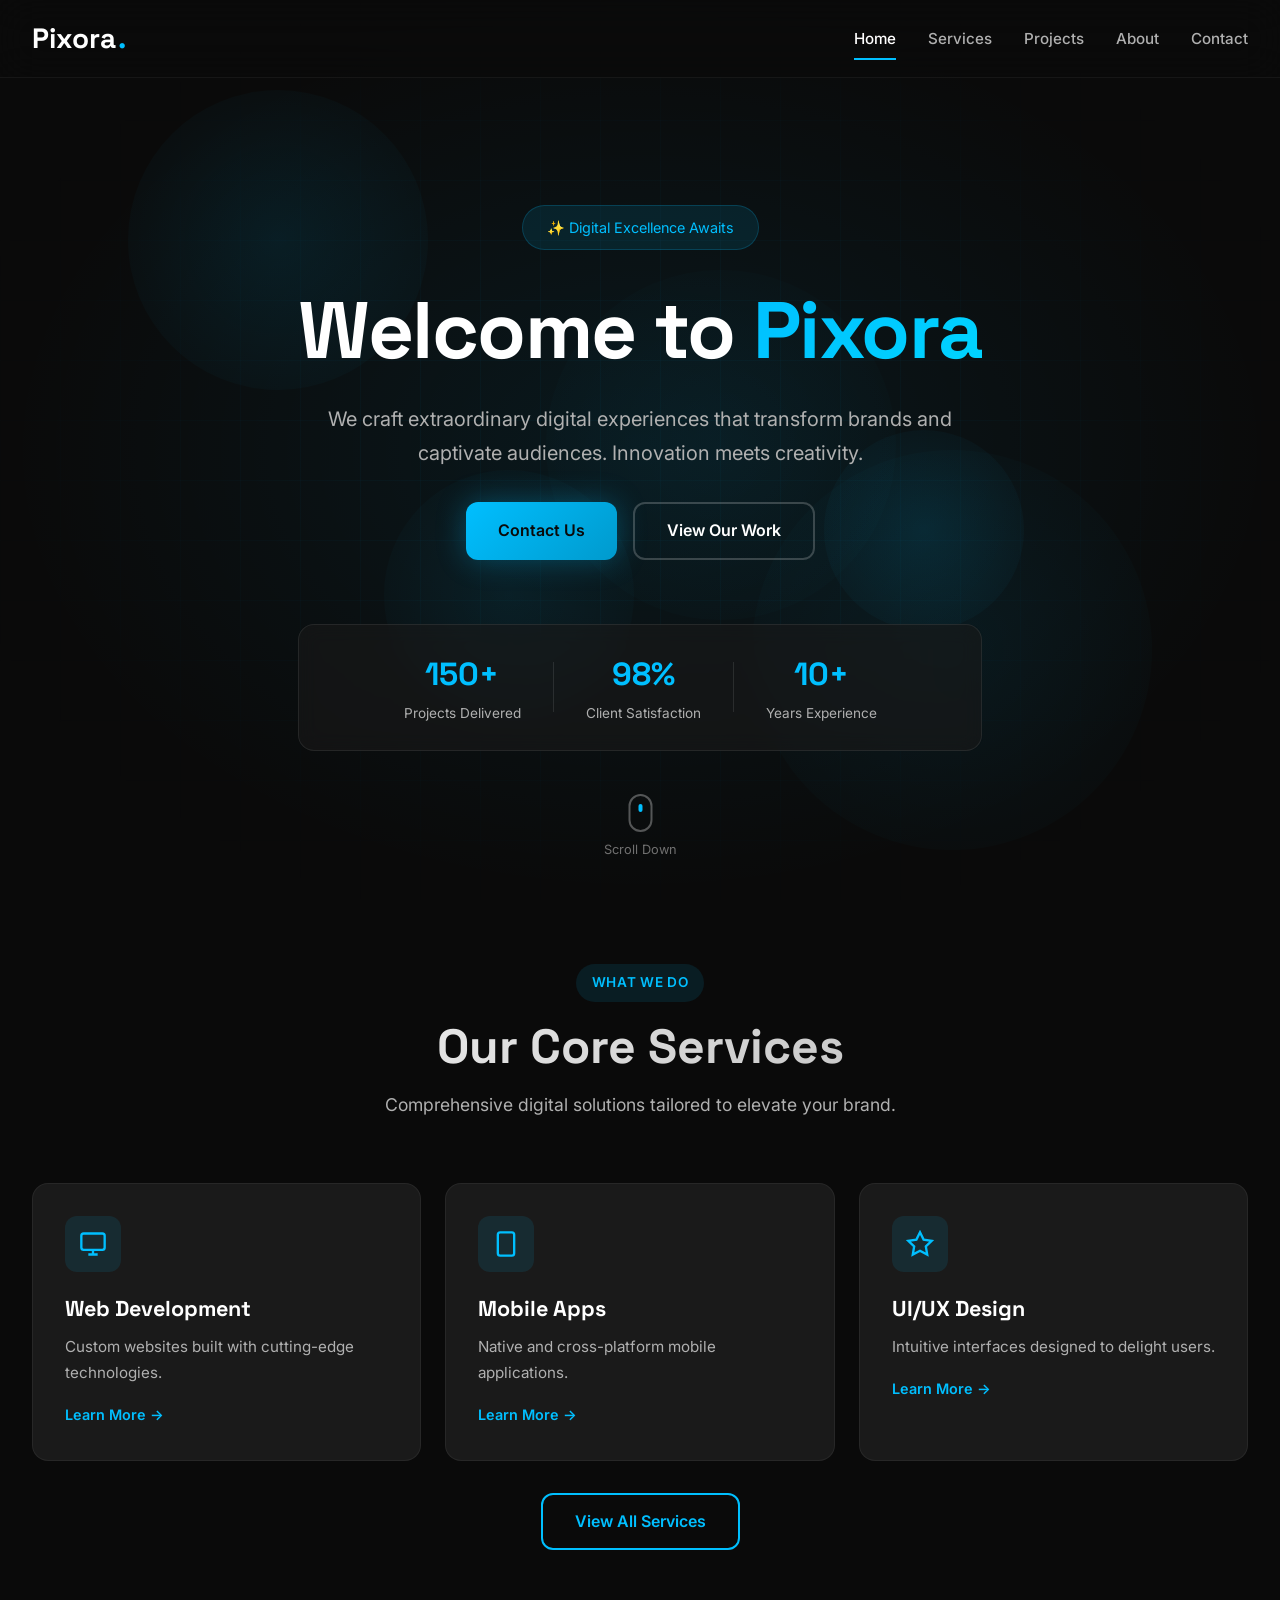
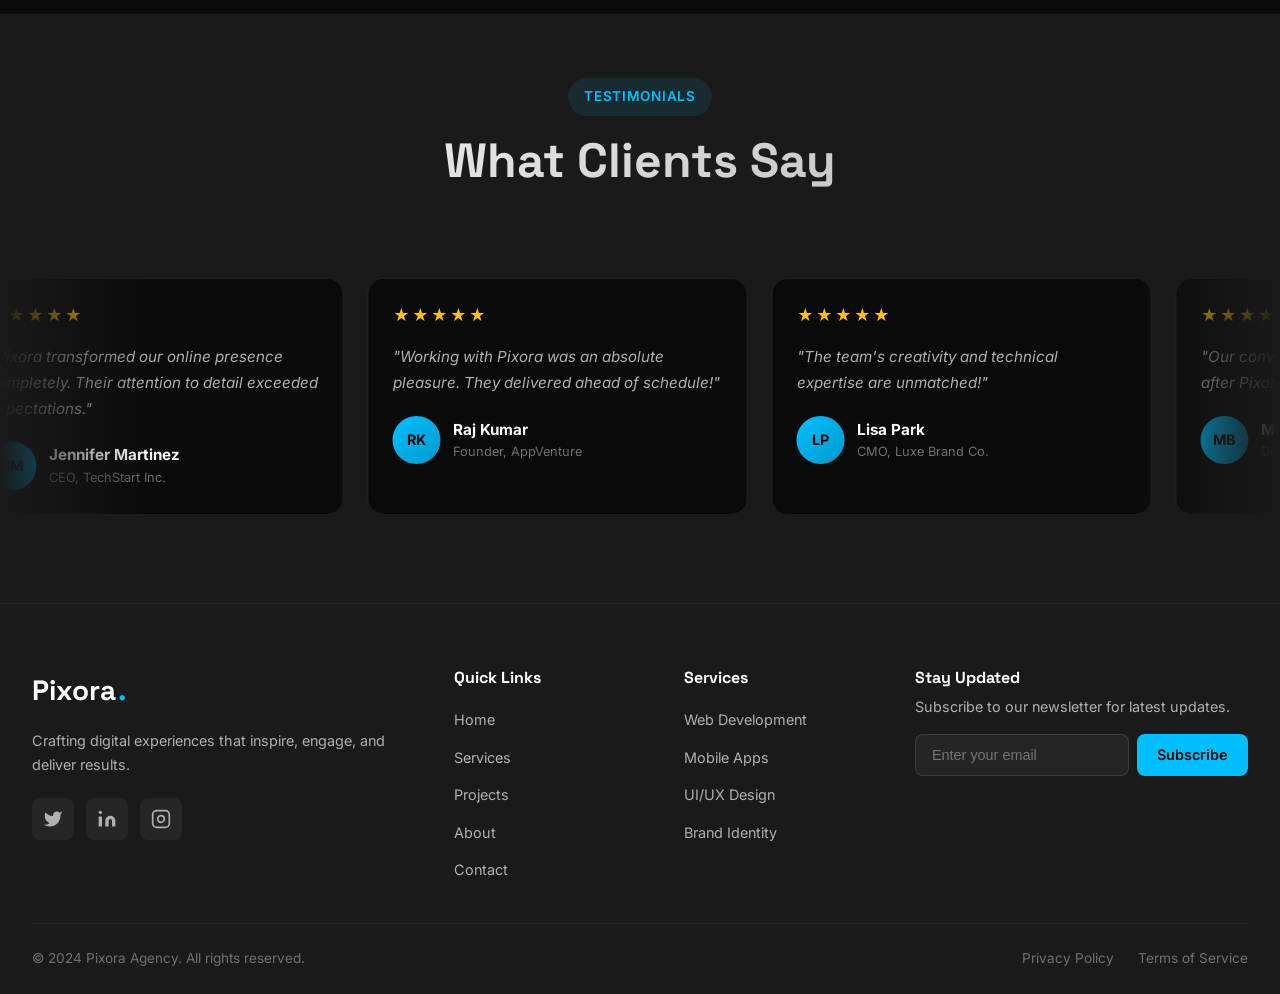
<file: index.html>
<!DOCTYPE html>
<html lang="en">
<head>
    <meta charset="UTF-8">
    <meta name="viewport" content="width=device-width, initial-scale=1.0">
    <title>Pixora - Digital Agency | Home</title>
    <link href="https://fonts.googleapis.com/css2?family=Inter:wght@300;400;500;600;700;800&family=Space+Grotesk:wght@400;500;600;700&display=swap" rel="stylesheet">
    
    <!-- ========== ALL CSS INLINE ========== -->
    <style>
        /* ===== CSS VARIABLES ===== */
        :root {
            --color-bg-primary: #0a0a0a;
            --color-bg-secondary: #1a1a1a;
            --color-bg-tertiary: #252525;
            --color-text-primary: #ffffff;
            --color-text-secondary: #b0b0b0;
            --color-text-muted: #707070;
            --color-accent: #00bfff;
            --color-accent-hover: #009acd;
            --color-accent-glow: rgba(0, 191, 255, 0.3);
            --font-primary: 'Inter', sans-serif;
            --font-display: 'Space Grotesk', sans-serif;
            --radius-sm: 8px;
            --radius-md: 12px;
            --radius-lg: 16px;
            --radius-xl: 24px;
            --shadow-glow: 0 0 30px var(--color-accent-glow);
        }

        /* ===== RESET ===== */
        *, *::before, *::after { margin: 0; padding: 0; box-sizing: border-box; }
        html { scroll-behavior: smooth; font-size: 16px; }
        body {
            font-family: var(--font-primary);
            background: var(--color-bg-primary);
            color: var(--color-text-primary);
            line-height: 1.6;
            overflow-x: hidden;
        }
        ul { list-style: none; }
        a { text-decoration: none; color: inherit; transition: color 0.2s ease; }
        img { max-width: 100%; display: block; }
        button { font-family: inherit; cursor: pointer; border: none; outline: none; background: transparent; }
        .container { max-width: 1280px; margin: 0 auto; padding: 0 2rem; }

        /* ===== TYPOGRAPHY ===== */
        h1, h2, h3, h4, h5, h6 { font-family: var(--font-display); font-weight: 700; line-height: 1.2; }
        .section-tag {
            display: inline-block;
            padding: 0.5rem 1rem;
            background: rgba(0, 191, 255, 0.1);
            color: var(--color-accent);
            font-size: 0.85rem;
            font-weight: 600;
            letter-spacing: 0.05em;
            text-transform: uppercase;
            border-radius: 24px;
            margin-bottom: 1rem;
        }
        .section-title {
            font-size: clamp(2rem, 5vw, 3rem);
            margin-bottom: 1rem;
            background: linear-gradient(135deg, #ffffff 0%, #b0b0b0 100%);
            -webkit-background-clip: text;
            -webkit-text-fill-color: transparent;
            background-clip: text;
        }
        .section-description { color: var(--color-text-secondary); font-size: 1.1rem; max-width: 600px; margin: 0 auto; }
        .section-header { text-align: center; margin-bottom: 4rem; }

        .highlight {
            background: linear-gradient(135deg, var(--color-accent), #00d4ff);
            -webkit-background-clip: text;
            -webkit-text-fill-color: transparent;
            background-clip: text;
        }

        /* ===== BUTTONS ===== */
        .btn {
            display: inline-flex;
            align-items: center;
            justify-content: center;
            gap: 0.5rem;
            padding: 14px 32px;
            font-size: 1rem;
            font-weight: 600;
            border-radius: var(--radius-md);
            transition: all 0.3s ease;
        }
        .btn-primary {
            background: linear-gradient(135deg, var(--color-accent), var(--color-accent-hover));
            color: var(--color-bg-primary);
            box-shadow: var(--shadow-glow);
        }
        .btn-primary:hover { transform: translateY(-2px); box-shadow: 0 0 40px var(--color-accent-glow); }
        .btn-secondary {
            background: transparent;
            color: var(--color-text-primary);
            border: 2px solid rgba(255,255,255,0.2);
        }
        .btn-secondary:hover { border-color: var(--color-accent); color: var(--color-accent); transform: translateY(-2px); }
        .btn-outline {
            background: transparent;
            color: var(--color-accent);
            border: 2px solid var(--color-accent);
        }
        .btn-outline:hover { background: var(--color-accent); color: var(--color-bg-primary); }

        /* ===== NAVBAR ===== */
        .navbar {
            position: fixed;
            top: 0;
            left: 0;
            right: 0;
            z-index: 1000;
            padding: 1rem 0;
            background: rgba(10, 10, 10, 0.8);
            backdrop-filter: blur(20px);
            -webkit-backdrop-filter: blur(20px);
            border-bottom: 1px solid rgba(255,255,255,0.05);
            transition: all 0.3s ease;
        }
        .navbar.scrolled { padding: 0.75rem 0; background: rgba(10,10,10,0.95); box-shadow: 0 4px 16px rgba(0,0,0,0.4); }
        .nav-container { max-width: 1280px; margin: 0 auto; padding: 0 2rem; display: flex; align-items: center; justify-content: space-between; }

        .logo { display: flex; align-items: center; gap: 2px; font-family: var(--font-display); font-size: 1.75rem; font-weight: 700; z-index: 1001; }
        .logo-text { color: var(--color-text-primary); }
        .logo-dot { color: var(--color-accent); }

        .nav-links { display: flex; align-items: center; gap: 2rem; }
        .nav-link { font-size: 0.95rem; font-weight: 500; color: var(--color-text-secondary); position: relative; padding: 0.5rem 0; transition: color 0.2s ease; }
        .nav-link::after { content: ''; position: absolute; bottom: -4px; left: 0; width: 0; height: 2px; background: var(--color-accent); transition: width 0.3s ease; }
        .nav-link:hover, .nav-link.active { color: var(--color-text-primary); }
        .nav-link:hover::after, .nav-link.active::after { width: 100%; }

        .mobile-menu-btn { display: none; width: 40px; height: 40px; position: relative; z-index: 1001; }
        .hamburger, .hamburger::before, .hamburger::after { display: block; width: 24px; height: 2px; background: var(--color-text-primary); position: absolute; transition: all 0.3s ease; }
        .hamburger { top: 50%; left: 50%; transform: translate(-50%, -50%); }
        .hamburger::before { content: ''; top: -8px; }
        .hamburger::after { content: ''; top: 8px; }
        .mobile-menu-btn.active .hamburger { background: transparent; }
        .mobile-menu-btn.active .hamburger::before { top: 0; transform: rotate(45deg); }
        .mobile-menu-btn.active .hamburger::after { top: 0; transform: rotate(-45deg); }

        /* ===== HERO SECTION ===== */
        .hero-section {
            min-height: 100vh;
            display: flex;
            align-items: center;
            justify-content: center;
            position: relative;
            overflow: hidden;
            padding: 120px 2rem 4rem;
        }
        .hero-background { position: absolute; inset: 0; z-index: 0; overflow: hidden; }
        .animation-placeholder { position: relative; width: 100%; height: 100%; background: radial-gradient(ellipse at center, rgba(0,191,255,0.08) 0%, transparent 70%); }
        .particle { position: absolute; border-radius: 50%; opacity: 0.6; animation: float 20s infinite ease-in-out; }
        .particle-1 { width: 300px; height: 300px; background: radial-gradient(circle, rgba(0,191,255,0.15), transparent); top: 10%; left: 10%; }
        .particle-2 { width: 400px; height: 400px; background: radial-gradient(circle, rgba(0,191,255,0.1), transparent); top: 50%; right: 10%; animation-delay: -5s; }
        .particle-3 { width: 250px; height: 250px; background: radial-gradient(circle, rgba(0,191,255,0.12), transparent); bottom: 20%; left: 30%; animation-delay: -10s; }
        .particle-4 { width: 350px; height: 350px; background: radial-gradient(circle, rgba(0,191,255,0.08), transparent); top: 30%; right: 30%; animation-delay: -15s; }
        .particle-5 { width: 200px; height: 200px; background: radial-gradient(circle, rgba(0,191,255,0.18), transparent); bottom: 30%; right: 20%; animation-delay: -7s; }
        .grid-lines { position: absolute; inset: 0; background-image: linear-gradient(rgba(0,191,255,0.03) 1px, transparent 1px), linear-gradient(90deg, rgba(0,191,255,0.03) 1px, transparent 1px); background-size: 60px 60px; mask-image: radial-gradient(ellipse at center, black 30%, transparent 80%); -webkit-mask-image: radial-gradient(ellipse at center, black 30%, transparent 80%); }
        
        @keyframes float {
            0%, 100% { transform: translate(0,0) scale(1); }
            25% { transform: translate(30px,-30px) scale(1.05); }
            50% { transform: translate(-20px,20px) scale(0.95); }
            75% { transform: translate(20px,10px) scale(1.02); }
        }

        .hero-content { position: relative; z-index: 1; text-align: center; max-width: 900px; }
        .hero-badge { display: inline-block; padding: 10px 24px; background: rgba(0,191,255,0.1); border: 1px solid rgba(0,191,255,0.2); border-radius: 24px; font-size: 0.9rem; color: var(--color-accent); margin-bottom: 2rem; animation: fadeInUp 0.8s ease forwards; }
        .hero-title { font-size: clamp(2.5rem, 7vw, 5rem); font-weight: 800; letter-spacing: -0.02em; margin-bottom: 1.5rem; animation: fadeInUp 0.8s ease 0.2s both; }
        .hero-subtitle { font-size: clamp(1rem, 2vw, 1.25rem); color: var(--color-text-secondary); max-width: 650px; margin: 0 auto 2rem; line-height: 1.7; animation: fadeInUp 0.8s ease 0.4s both; }
        .hero-buttons { display: flex; gap: 1rem; justify-content: center; flex-wrap: wrap; margin-bottom: 4rem; animation: fadeInUp 0.8s ease 0.6s both; }
        .hero-stats { display: flex; align-items: center; justify-content: center; gap: 2rem; flex-wrap: wrap; padding: 1.5rem 2rem; background: rgba(26,26,26,0.6); border: 1px solid rgba(255,255,255,0.08); border-radius: 16px; backdrop-filter: blur(10px); animation: fadeInUp 0.8s ease 0.8s both; }
        .stat-item { text-align: center; }
        .stat-number { display: block; font-family: var(--font-display); font-size: 2rem; font-weight: 700; color: var(--color-accent); }
        .stat-label { font-size: 0.85rem; color: var(--color-text-secondary); }
        .stat-divider { width: 1px; height: 50px; background: rgba(255,255,255,0.1); }

        .scroll-indicator { position: absolute; bottom: 40px; left: 50%; transform: translateX(-50%); display: flex; flex-direction: column; align-items: center; gap: 0.5rem; color: var(--color-text-muted); font-size: 0.8rem; animation: bounce 2s infinite; }
        .mouse { width: 24px; height: 38px; border: 2px solid rgba(255,255,255,0.3); border-radius: 12px; position: relative; }
        .mouse::before { content: ''; position: absolute; top: 8px; left: 50%; transform: translateX(-50%); width: 4px; height: 8px; background: var(--color-accent); border-radius: 2px; animation: scrollWheel 2s infinite; }
        
        @keyframes bounce { 0%, 100% { transform: translateX(-50%) translateY(0); } 50% { transform: translateX(-50%) translateY(10px); } }
        @keyframes scrollWheel { 0% { opacity: 1; transform: translateX(-50%) translateY(0); } 100% { opacity: 0; transform: translateX(-50%) translateY(12px); } }
        @keyframes fadeInUp { from { opacity: 0; transform: translateY(30px); } to { opacity: 1; transform: translateY(0); } }

        /* ===== PREVIEW SECTION ===== */
        .preview-section { padding: 4rem 0; background: var(--color-bg-primary); }
        .mini-grid { grid-template-columns: repeat(auto-fit, minmax(320px, 1fr)) !important; }

        /* ===== SERVICES SECTION ===== */
        .services-section, .services-full-section { padding: 4rem 0; background: var(--color-bg-primary); }
        .services-grid { display: grid; grid-template-columns: repeat(auto-fit, minmax(340px, 1fr)); gap: 1.5rem; }

        .service-card {
            background: var(--color-bg-secondary);
            border: 1px solid rgba(255,255,255,0.06);
            border-radius: var(--radius-lg);
            padding: 2rem;
            transition: all 0.3s ease;
            position: relative;
            overflow: hidden;
        }
        .service-card::before { content: ''; position: absolute; top: 0; left: 0; right: 0; height: 3px; background: linear-gradient(90deg, var(--color-accent), transparent); opacity: 0; transition: opacity 0.3s ease; }
        .service-card:hover { transform: translateY(-8px); border-color: rgba(0,191,255,0.2); box-shadow: 0 8px 32px rgba(0,0,0,0.5), var(--shadow-glow); }
        .service-card:hover::before { opacity: 1; }

        .service-icon { width: 56px; height: 56px; display: flex; align-items: center; justify-content: center; background: rgba(0,191,255,0.1); border-radius: var(--radius-md); margin-bottom: 1.5rem; transition: all 0.3s ease; }
        .service-icon svg { width: 28px; height: 28px; color: var(--color-accent); }
        .service-card:hover .service-icon { background: var(--color-accent); }
        .service-card:hover .service-icon svg { color: var(--color-bg-primary); }

        .service-title { font-size: 1.35rem; margin-bottom: 0.75rem; }
        .service-description { color: var(--color-text-secondary); font-size: 0.95rem; line-height: 1.7; margin-bottom: 1rem; }
        .service-link { display: inline-flex; align-items: center; gap: 6px; color: var(--color-accent); font-weight: 600; font-size: 0.9rem; transition: gap 0.2s ease; }
        .service-link:hover { gap: 12px; }

        /* ===== TESTIMONIALS MARQUEE ===== */
        .testimonials-section { padding: 4rem 0; background: var(--color-bg-secondary); overflow: hidden; }
        .marquee-wrapper { overflow: hidden; padding: 1.5rem 0; position: relative; }
        .marquee-wrapper::before, .marquee-wrapper::after { content: ''; position: absolute; top: 0; bottom: 0; width: 150px; z-index: 2; pointer-events: none; }
        .marquee-wrapper::before { left: 0; background: linear-gradient(to right, var(--color-bg-secondary), transparent); }
        .marquee-wrapper::after { right: 0; background: linear-gradient(to left, var(--color-bg-secondary), transparent); }
        .marquee-track { display: flex; gap: 1.5rem; width: max-content; }
        .testimonial-card { flex-shrink: 0; width: 380px; background: var(--color-bg-primary); border: 1px solid rgba(255,255,255,0.08); border-radius: var(--radius-lg); padding: 1.5rem; transition: all 0.3s ease; }
        .testimonial-card:hover { border-color: rgba(0,191,255,0.3); box-shadow: 0 4px 16px rgba(0,0,0,0.4); }
        .testimonial-stars { color: #ffc107; font-size: 1rem; margin-bottom: 1rem; letter-spacing: 2px; }
        .testimonial-text { color: var(--color-text-secondary); font-size: 0.95rem; line-height: 1.7; margin-bottom: 1.25rem; font-style: italic; }
        .testimonial-author { display: flex; align-items: center; gap: 0.75rem; }
        .author-avatar { width: 48px; height: 48px; background: linear-gradient(135deg, var(--color-accent), var(--color-accent-hover)); border-radius: 50%; display: flex; align-items: center; justify-content: center; font-weight: 700; font-size: 0.9rem; color: var(--color-bg-primary); flex-shrink: 0; }
        .author-info { display: flex; flex-direction: column; }
        .author-info strong { font-size: 0.95rem; }
        .author-info span { font-size: 0.8rem; color: var(--color-text-muted); }

        /* ===== FOOTER ===== */
        .footer { background: var(--color-bg-secondary); border-top: 1px solid rgba(255,255,255,0.06); padding: 4rem 0 1.5rem; }
        .footer-grid { display: grid; grid-template-columns: 2fr 1fr 1fr 1.5fr; gap: 2.5rem; margin-bottom: 2.5rem; }
        .footer-brand .logo { margin-bottom: 1rem; }
        .footer-description { color: var(--color-text-secondary); font-size: 0.9rem; line-height: 1.7; margin-bottom: 1.25rem; }
        .social-links { display: flex; gap: 0.75rem; }
        .social-link { width: 42px; height: 42px; display: flex; align-items: center; justify-content: center; background: rgba(255,255,255,0.05); border-radius: var(--radius-sm); transition: all 0.3s ease; }
        .social-link svg { width: 20px; height: 20px; color: var(--color-text-secondary); transition: color 0.2s ease; }
        .social-link:hover { background: var(--color-accent); }
        .social-link:hover svg { color: var(--color-bg-primary); }

        .footer-links h4 { font-size: 1rem; margin-bottom: 1.25rem; }
        .footer-links ul { display: flex; flex-direction: column; gap: 0.75rem; }
        .footer-links a { color: var(--color-text-secondary); font-size: 0.9rem; transition: all 0.2s ease; }
        .footer-links a:hover { color: var(--color-accent); padding-left: 6px; }

        .footer-newsletter h4 { font-size: 1rem; margin-bottom: 0.5rem; }
        .footer-newsletter p { color: var(--color-text-secondary); font-size: 0.9rem; margin-bottom: 1rem; }
        .newsletter-form { display: flex; gap: 0.5rem; }
        .newsletter-form input { flex: 1; padding: 12px 16px; background: rgba(255,255,255,0.05); border: 1px solid rgba(255,255,255,0.1); border-radius: var(--radius-sm); color: var(--color-text-primary); font-size: 0.9rem; }
        .newsletter-form input:focus { outline: none; border-color: var(--color-accent); }
        .newsletter-form button { padding: 12px 20px; background: var(--color-accent); color: var(--color-bg-primary); border-radius: var(--radius-sm); font-weight: 600; font-size: 0.9rem; transition: background 0.3s ease; }
        .newsletter-form button:hover { background: var(--color-accent-hover); }

        .footer-bottom { display: flex; align-items: center; justify-content: space-between; padding-top: 1.5rem; border-top: 1px solid rgba(255,255,255,0.06); }
        .footer-bottom p { color: var(--color-text-muted); font-size: 0.85rem; }
        .footer-bottom-links { display: flex; gap: 1.5rem; }
        .footer-bottom-links a { color: var(--color-text-muted); font-size: 0.85rem; }
        .footer-bottom-links a:hover { color: var(--color-accent); }

        /* ===== BACK TO TOP ===== */
        .back-to-top { position: fixed; bottom: 30px; right: 30px; width: 48px; height: 48px; background: var(--color-accent); color: var(--color-bg-primary); border-radius: 50%; display: flex; align-items: center; justify-content: center; box-shadow: var(--shadow-glow); opacity: 0; visibility: hidden; transform: translateY(20px); transition: all 0.3s ease; z-index: 999; }
        .back-to-top.visible { opacity: 1; visibility: visible; transform: translateY(0); }
        .back-to-top:hover { transform: translateY(-4px); box-shadow: 0 0 40px var(--color-accent-glow); }
        .back-to-top svg { width: 24px; height: 24px; }

        /* ===== RESPONSIVE ===== */
        @media (max-width: 1024px) {
            .footer-grid { grid-template-columns: 1fr 1fr; gap: 2rem; }
        }

        @media (max-width: 768px) {
            .mobile-menu-btn { display: block; }
            .nav-links { position: fixed; top: 0; right: -100%; width: 80%; max-width: 360px; height: 100vh; background: var(--color-bg-secondary); flex-direction: column; justify-content: center; align-items: center; gap: 2rem; padding: 2rem; transition: right 0.3s ease; box-shadow: 0 8px 32px rgba(0,0,0,0.5); }
            .nav-links.active { right: 0; }
            .nav-link { font-size: 1.25rem; }
            
            .hero-section { padding: 100px 1.5rem 3rem; }
            .hero-stats { flex-direction: column; gap: 1rem; }
            .stat-divider { width: 50px; height: 1px; }
            
            .services-grid { grid-template-columns: 1fr; }
            
            .footer-grid { grid-template-columns: 1fr; text-align: center; }
            .social-links { justify-content: center; }
            .footer-bottom { flex-direction: column; gap: 1rem; text-align: center; }
            
            .testimonial-card { width: 300px; }
        }

        @media (max-width: 480px) {
            html { font-size: 14px; }
            .container { padding: 0 1rem; }
            .btn { padding: 12px 24px; font-size: 0.9rem; }
            .hero-buttons { flex-direction: column; width: 100%; }
            .hero-buttons .btn { width: 100%; }
            .newsletter-form { flex-direction: column; }
            .testimonial-card { width: 260px; padding: 1.25rem; }
            .back-to-top { bottom: 20px; right: 20px; width: 42px; height: 42px; }
        }

        @media (prefers-reduced-motion: reduce) {
            *, *::before, *::after { animation-duration: 0.01ms !important; animation-iteration-count: 1 !important; transition-duration: 0.01ms !important; }
        }
    </style>
</head>
<body>

    <!-- ========== NAVBAR ========== -->
    <nav class="navbar" id="navbar">
        <div class="nav-container">
            <a href="index.html" class="logo">
                <span class="logo-text">Pixora</span>
                <span class="logo-dot">.</span>
            </a>
            <ul class="nav-links" id="navLinks">
                <li><a href="index.html" class="nav-link active">Home</a></li>
                <li><a href="services.html" class="nav-link">Services</a></li>
                <li><a href="projects.html" class="nav-link">Projects</a></li>
                <li><a href="about.html" class="nav-link">About</a></li>
                <li><a href="contact.html" class="nav-link">Contact</a></li>
            </ul>
            <button class="mobile-menu-btn" id="mobileMenuBtn" aria-label="Toggle menu">
                <span class="hamburger"></span>
            </button>
        </div>
    </nav>

    <!-- ========== HERO SECTION ========== -->
    <section class="hero-section">
        <div class="hero-background">
            <div class="animation-placeholder">
                <div class="particle particle-1"></div>
                <div class="particle particle-2"></div>
                <div class="particle particle-3"></div>
                <div class="particle particle-4"></div>
                <div class="particle particle-5"></div>
                <div class="grid-lines"></div>
            </div>
        </div>
        <div class="hero-content">
            <div class="hero-badge">✨ Digital Excellence Awaits</div>
            <h1 class="hero-title">Welcome to <span class="highlight">Pixora</span></h1>
            <p class="hero-subtitle">
                We craft extraordinary digital experiences that transform brands 
                and captivate audiences. Innovation meets creativity.
            </p>
            <div class="hero-buttons">
                <a href="contact.html" class="btn btn-primary">Contact Us</a>
                <a href="projects.html" class="btn btn-secondary">View Our Work</a>
            </div>
            <div class="hero-stats">
                <div class="stat-item">
                    <span class="stat-number">150+</span>
                    <span class="stat-label">Projects Delivered</span>
                </div>
                <div class="stat-divider"></div>
                <div class="stat-item">
                    <span class="stat-number">98%</span>
                    <span class="stat-label">Client Satisfaction</span>
                </div>
                <div class="stat-divider"></div>
                <div class="stat-item">
                    <span class="stat-number">10+</span>
                    <span class="stat-label">Years Experience</span>
                </div>
            </div>
        </div>
        <div class="scroll-indicator">
            <div class="mouse"></div>
            <span>Scroll Down</span>
        </div>
    </section>

    <!-- ========== SERVICES PREVIEW ========== -->
    <section class="preview-section">
        <div class="container">
            <div class="section-header">
                <span class="section-tag">What We Do</span>
                <h2 class="section-title">Our Core Services</h2>
                <p class="section-description">Comprehensive digital solutions tailored to elevate your brand.</p>
            </div>
            <div class="services-grid mini-grid">
                <div class="service-card">
                    <div class="service-icon">
                        <svg viewBox="0 0 24 24" fill="none" stroke="currentColor" stroke-width="2"><rect x="2" y="3" width="20" height="14" rx="2"/><line x1="8" y1="21" x2="16" y2="21"/><line x1="12" y1="17" x2="12" y2="21"/></svg>
                    </div>
                    <h3 class="service-title">Web Development</h3>
                    <p class="service-description">Custom websites built with cutting-edge technologies.</p>
                    <a href="services.html" class="service-link">Learn More →</a>
                </div>
                <div class="service-card">
                    <div class="service-icon">
                        <svg viewBox="0 0 24 24" fill="none" stroke="currentColor" stroke-width="2"><rect x="5" y="2" width="14" height="20" rx="2"/><line x1="12" y1="18" x2="12.01" y2="18"/></svg>
                    </div>
                    <h3 class="service-title">Mobile Apps</h3>
                    <p class="service-description">Native and cross-platform mobile applications.</p>
                    <a href="services.html" class="service-link">Learn More →</a>
                </div>
                <div class="service-card">
                    <div class="service-icon">
                        <svg viewBox="0 0 24 24" fill="none" stroke="currentColor" stroke-width="2"><polygon points="12 2 15.09 8.26 22 9.27 17 14.14 18.18 21.02 12 17.77 5.82 21.02 7 14.14 2 9.27 8.91 8.26 12 2"/></svg>
                    </div>
                    <h3 class="service-title">UI/UX Design</h3>
                    <p class="service-description">Intuitive interfaces designed to delight users.</p>
                    <a href="services.html" class="service-link">Learn More →</a>
                </div>
            </div>
            <div style="text-align:center; margin-top:2rem;">
                <a href="services.html" class="btn btn-outline">View All Services</a>
            </div>
        </div>
    </section>

    <!-- ========== TESTIMONIALS MARQUEE ========== -->
    <section class="testimonials-section">
        <div class="container">
            <div class="section-header">
                <span class="section-tag">Testimonials</span>
                <h2 class="section-title">What Clients Say</h2>
            </div>
        </div>
        <div class="marquee-wrapper">
            <div class="marquee-track" id="marqueeTrack">
                <div class="testimonial-card">
                    <div class="testimonial-stars">★★★★★</div>
                    <p class="testimonial-text">"Pixora transformed our online presence completely. Their attention to detail exceeded expectations."</p>
                    <div class="testimonial-author">
                        <div class="author-avatar">JM</div>
                        <div class="author-info"><strong>Jennifer Martinez</strong><span>CEO, TechStart Inc.</span></div>
                    </div>
                </div>
                <div class="testimonial-card">
                    <div class="testimonial-stars">★★★★★</div>
                    <p class="testimonial-text">"Working with Pixora was an absolute pleasure. They delivered ahead of schedule!"</p>
                    <div class="testimonial-author">
                        <div class="author-avatar">RK</div>
                        <div class="author-info"><strong>Raj Kumar</strong><span>Founder, AppVenture</span></div>
                    </div>
                </div>
                <div class="testimonial-card">
                    <div class="testimonial-stars">★★★★★</div>
                    <p class="testimonial-text">"The team's creativity and technical expertise are unmatched!"</p>
                    <div class="testimonial-author">
                        <div class="author-avatar">LP</div>
                        <div class="author-info"><strong>Lisa Park</strong><span>CMO, Luxe Brand Co.</span></div>
                    </div>
                </div>
                <div class="testimonial-card">
                    <div class="testimonial-stars">★★★★★</div>
                    <p class="testimonial-text">"Our conversion rates increased by 200% after Pixora redesigned our platform."</p>
                    <div class="testimonial-author">
                        <div class="author-avatar">MB</div>
                        <div class="author-info"><strong>Michael Brown</strong><span>Director, ShopMax</span></div>
                    </div>
                </div>
                <div class="testimonial-card">
                    <div class="testimonial-stars">★★★★★</div>
                    <p class="testimonial-text">"Professional, responsive, and incredibly talented. Highly recommended!"</p>
                    <div class="testimonial-author">
                        <div class="author-avatar">AW</div>
                        <div class="author-info"><strong>Amanda Wilson</strong><span>VP, Global Corp</span></div>
                    </div>
                </div>
                <!-- Duplicate for seamless loop -->
                <div class="testimonial-card">
                    <div class="testimonial-stars">★★★★★</div>
                    <p class="testimonial-text">"Pixora transformed our online presence completely. Their attention to detail exceeded expectations."</p>
                    <div class="testimonial-author">
                        <div class="author-avatar">JM</div>
                        <div class="author-info"><strong>Jennifer Martinez</strong><span>CEO, TechStart Inc.</span></div>
                    </div>
                </div>
                <div class="testimonial-card">
                    <div class="testimonial-stars">★★★★★</div>
                    <p class="testimonial-text">"Working with Pixora was an absolute pleasure. They delivered ahead of schedule!"</p>
                    <div class="testimonial-author">
                        <div class="author-avatar">RK</div>
                        <div class="author-info"><strong>Raj Kumar</strong><span>Founder, AppVenture</span></div>
                    </div>
                </div>
                <div class="testimonial-card">
                    <div class="testimonial-stars">★★★★★</div>
                    <p class="testimonial-text">"The team's creativity and technical expertise are unmatched!"</p>
                    <div class="testimonial-author">
                        <div class="author-avatar">LP</div>
                        <div class="author-info"><strong>Lisa Park</strong><span>CMO, Luxe Brand Co.</span></div>
                    </div>
                </div>
                <div class="testimonial-card">
                    <div class="testimonial-stars">★★★★★</div>
                    <p class="testimonial-text">"Our conversion rates increased by 200% after Pixora redesigned our platform."</p>
                    <div class="testimonial-author">
                        <div class="author-avatar">MB</div>
                        <div class="author-info"><strong>Michael Brown</strong><span>Director, ShopMax</span></div>
                    </div>
                </div>
                <div class="testimonial-card">
                    <div class="testimonial-stars">★★★★★</div>
                    <p class="testimonial-text">"Professional, responsive, and incredibly talented. Highly recommended!"</p>
                    <div class="testimonial-author">
                        <div class="author-avatar">AW</div>
                        <div class="author-info"><strong>Amanda Wilson</strong><span>VP, Global Corp</span></div>
                    </div>
                </div>
            </div>
        </div>
    </section>

    <!-- ========== FOOTER ========== -->
    <footer class="footer">
        <div class="container">
            <div class="footer-grid">
                <div class="footer-brand">
                    <a href="index.html" class="logo"><span class="logo-text">Pixora</span><span class="logo-dot">.</span></a>
                    <p class="footer-description">Crafting digital experiences that inspire, engage, and deliver results.</p>
                    <div class="social-links">
                        <a href="#" class="social-link" aria-label="Twitter"><svg viewBox="0 0 24 24" fill="currentColor"><path d="M23 3a10.9 10.9 0 0 1-3.14 1.53 4.48 4.48 0 0 0-7.86 3v1A10.66 10.66 0 0 1 3 4s-4 9 5 13a11.64 11.64 0 0 1-7 2c9 5 20 0 20-11.5a4.5 4.5 0 0 0-.08-.83A7.72 7.72 0 0 0 23 3z"/></svg></a>
                        <a href="#" class="social-link" aria-label="LinkedIn"><svg viewBox="0 0 24 24" fill="currentColor"><path d="M16 8a6 6 0 0 1 6 6v7h-4v-7a2 2 0 0 0-2-2 2 2 0 0 0-2 2v7h-4v-7a6 6 0 0 1 6-6z"/><rect x="2" y="9" width="4" height="12"/><circle cx="4" cy="4" r="2"/></svg></a>
                        <a href="#" class="social-link" aria-label="Instagram"><svg viewBox="0 0 24 24" fill="none" stroke="currentColor" stroke-width="2"><rect x="2" y="2" width="20" height="20" rx="5"/><path d="M16 11.37A4 4 0 1 1 12.63 8 4 4 0 0 1 16 11.37z"/><line x1="17.5" y1="6.5" x2="17.51" y2="6.5"/></svg></a>
                    </div>
                </div>
                <div class="footer-links">
                    <h4>Quick Links</h4>
                    <ul>
                        <li><a href="index.html">Home</a></li>
                        <li><a href="services.html">Services</a></li>
                        <li><a href="projects.html">Projects</a></li>
                        <li><a href="about.html">About</a></li>
                        <li><a href="contact.html">Contact</a></li>
                    </ul>
                </div>
                <div class="footer-links">
                    <h4>Services</h4>
                    <ul>
                        <li><a href="services.html">Web Development</a></li>
                        <li><a href="services.html">Mobile Apps</a></li>
                        <li><a href="services.html">UI/UX Design</a></li>
                        <li><a href="services.html">Brand Identity</a></li>
                    </ul>
                </div>
                <div class="footer-newsletter">
                    <h4>Stay Updated</h4>
                    <p>Subscribe to our newsletter for latest updates.</p>
                    <form class="newsletter-form" onsubmit="event.preventDefault(); alert('Thank you for subscribing!'); this.reset();">
                        <input type="email" placeholder="Enter your email" required>
                        <button type="submit">Subscribe</button>
                    </form>
                </div>
            </div>
            <div class="footer-bottom">
                <p>&copy; 2024 Pixora Agency. All rights reserved.</p>
                <div class="footer-bottom-links">
                    <a href="#">Privacy Policy</a>
                    <a href="#">Terms of Service</a>
                </div>
            </div>
        </div>
    </footer>

    <!-- Back to Top Button -->
    <button class="back-to-top" id="backToTop" aria-label="Back to top">
        <svg viewBox="0 0 24 24" fill="none" stroke="currentColor" stroke-width="2"><polyline points="18 15 12 9 6 15"/></svg>
    </button>

    <!-- ========== ALL JAVASCRIPT INLINE ========== -->
    <script>
        // ===== PIXORA MAIN JAVASCRIPT =====
        document.addEventListener('DOMContentLoaded', () => {
            initNavbar();
            initMobileMenu();
            initMarquee();
            initBackToTop();
            initScrollAnimations();
        });

        // ===== STICKY NAVBAR =====
        function initNavbar() {
            const navbar = document.getElementById('navbar');
            if (!navbar) return;
            
            function checkScroll() {
                if (window.scrollY > 50) {
                    navbar.classList.add('scrolled');
                } else {
                    navbar.classList.remove('scrolled');
                }
            }
            
            checkScroll();
            let ticking = false;
            window.addEventListener('scroll', function() {
                if (!ticking) {
                    requestAnimationFrame(function() {
                        checkScroll();
                        ticking = false;
                    });
                    ticking = true;
                }
            }, { passive: true });
        }

        // ===== MOBILE MENU =====
        function initMobileMenu() {
            const btn = document.getElementById('mobileMenuBtn');
            const navLinks = document.getElementById('navLinks');
            if (!btn || !navLinks) return;

            btn.addEventListener('click', function() {
                btn.classList.toggle('active');
                navLinks.classList.toggle('active');
                document.body.style.overflow = navLinks.classList.contains('active') ? 'hidden' : '';
            });

            navLinks.querySelectorAll('.nav-link').forEach(function(link) {
                link.addEventListener('click', function() {
                    btn.classList.remove('active');
                    navLinks.classList.remove('active');
                    document.body.style.overflow = '';
                });
            });

            document.addEventListener('click', function(e) {
                if (!navLinks.contains(e.target) && !btn.contains(e.target)) {
                    btn.classList.remove('active');
                    navLinks.classList.remove('active');
                    document.body.style.overflow = '';
                }
            });
        }

        // ===== TESTIMONIALS MARQUEE =====
        function initMarquee() {
            const track = document.getElementById('marqueeTrack');
            if (!track) return;

            var speed = 0.5;
            var pos = 0;
            var paused = false;

            // Duplicate content for seamless loop
            track.innerHTML += track.innerHTML;

            function animate() {
                if (!paused) {
                    pos -= speed;
                    if (Math.abs(pos) >= track.scrollWidth / 2) {
                        pos = 0;
                    }
                    track.style.transform = 'translateX(' + pos + 'px)';
                }
                requestAnimationFrame(animate);
            }

            animate();

            // Pause on hover
            var wrapper = track.parentElement;
            wrapper.addEventListener('mouseenter', function() { paused = true; });
            wrapper.addEventListener('mouseleave', function() { paused = false; });
            
            // Pause when tab is not visible
            document.addEventListener('visibilitychange', function() {
                paused = document.hidden;
            });
        }

        // ===== BACK TO TOP =====
        function initBackToTop() {
            var btn = document.getElementById('backToTop');
            if (!btn) return;

            window.addEventListener('scroll', function() {
                if (window.scrollY > 400) {
                    btn.classList.add('visible');
                } else {
                    btn.classList.remove('visible');
                }
            }, { passive: true });

            btn.addEventListener('click', function() {
                window.scrollTo({ top: 0, behavior: 'smooth' });
            });
        }

        // ===== SCROLL ANIMATIONS =====
        function initScrollAnimations() {
            var elements = document.querySelectorAll('.service-card, .testimonial-card, .section-header');
            if (!elements.length) return;

            elements.forEach(function(el) {
                el.style.opacity = '0';
                el.style.transform = 'translateY(30px)';
                el.style.transition = 'opacity 0.6s ease, transform 0.6s ease';
            });

            var observer = new IntersectionObserver(function(entries) {
                entries.forEach(function(entry, index) {
                    if (entry.isIntersecting) {
                        setTimeout(function() {
                            entry.target.style.opacity = '1';
                            entry.target.style.transform = 'translateY(0)';
                        }, index * 100);
                        observer.unobserve(entry.target);
                    }
                });
            }, { threshold: 0.1, rootMargin: '0px 0px -50px 0px' });

            elements.forEach(function(el) {
                observer.observe(el);
            });
        }
    </script>
</body>
</html>
</file>
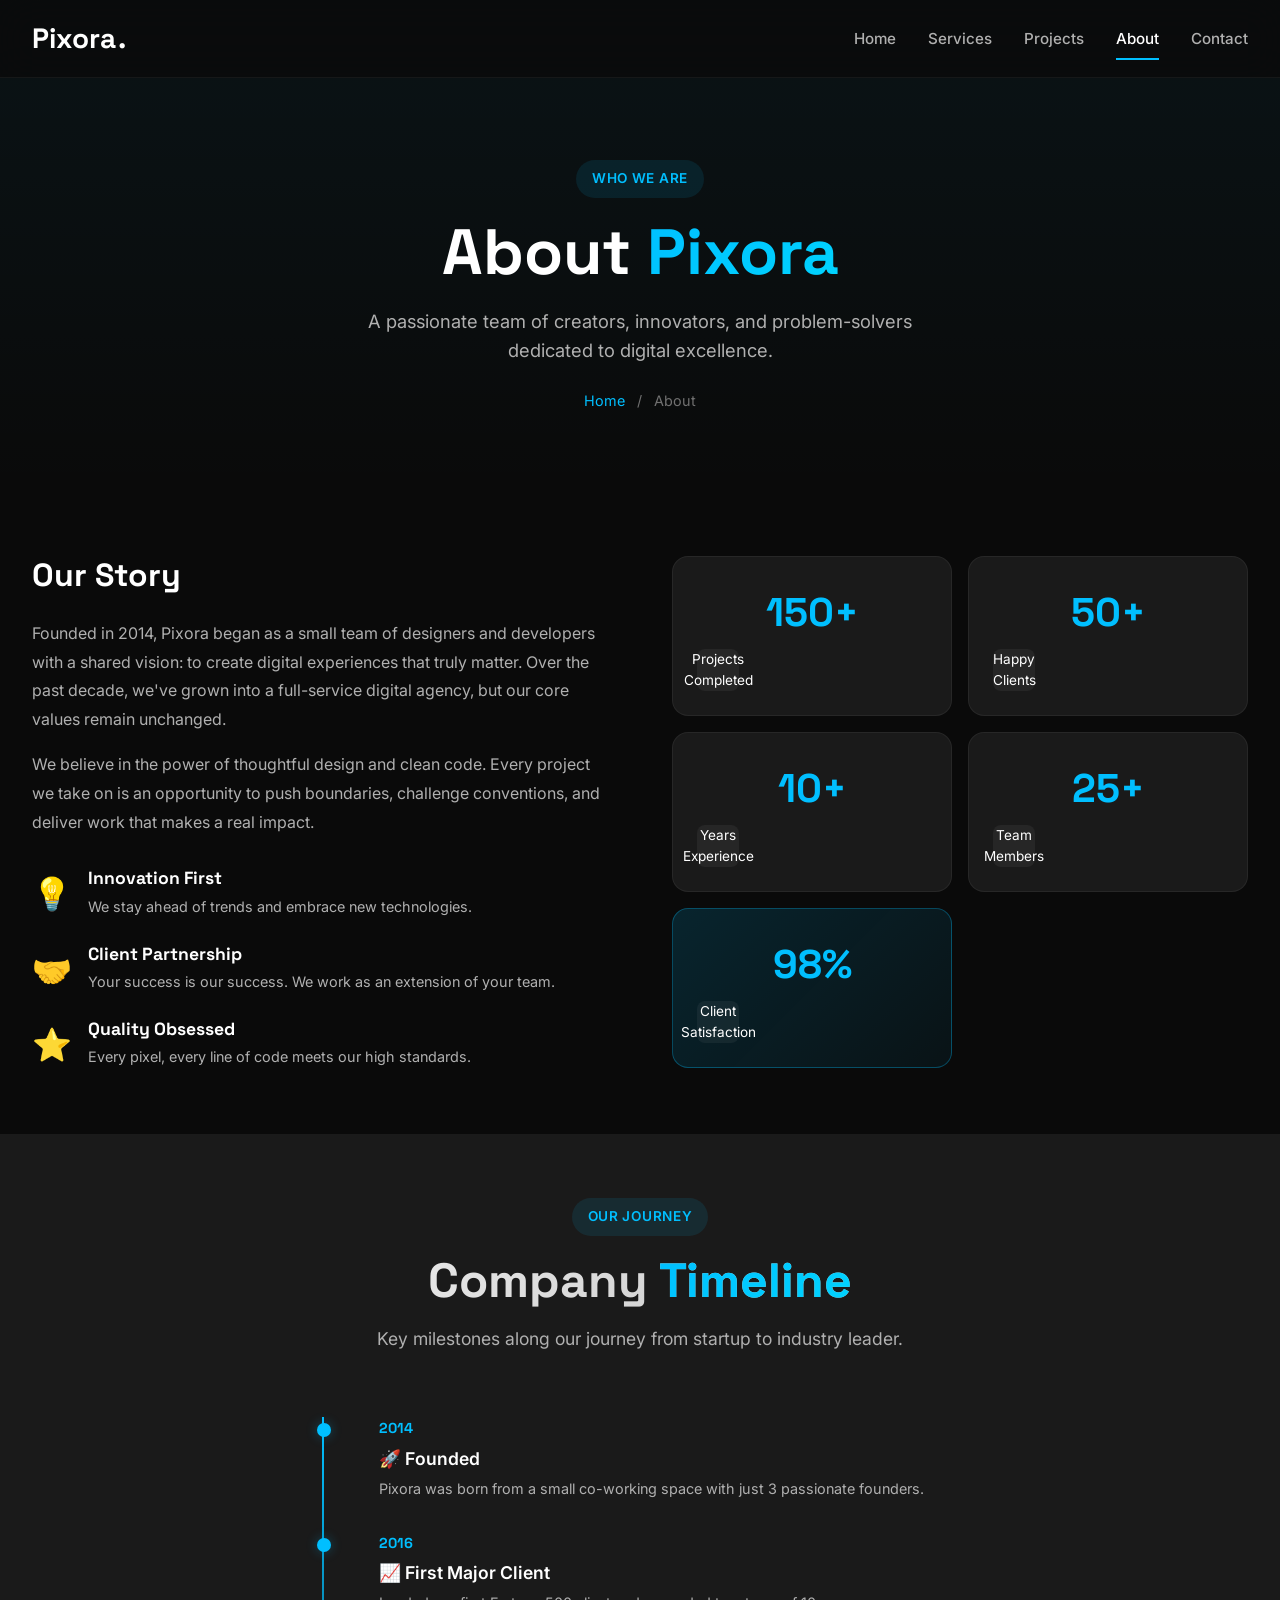
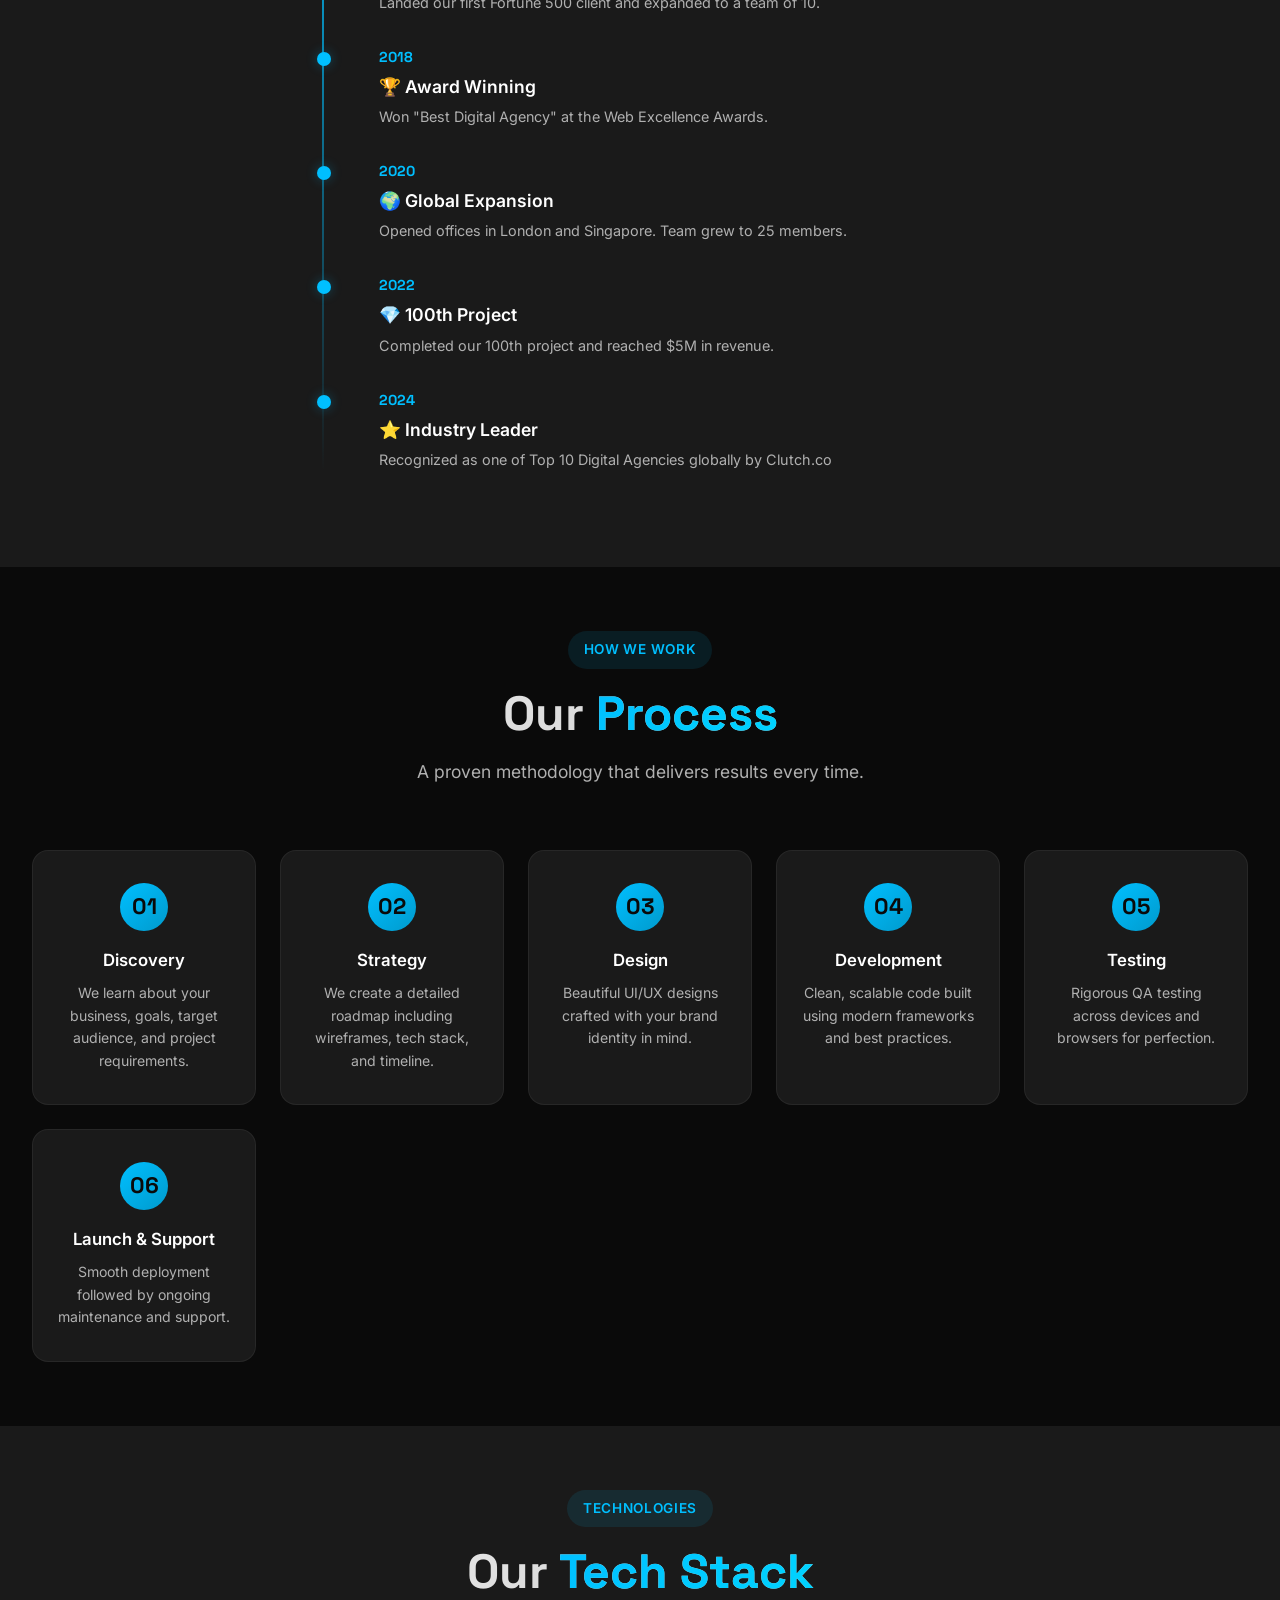
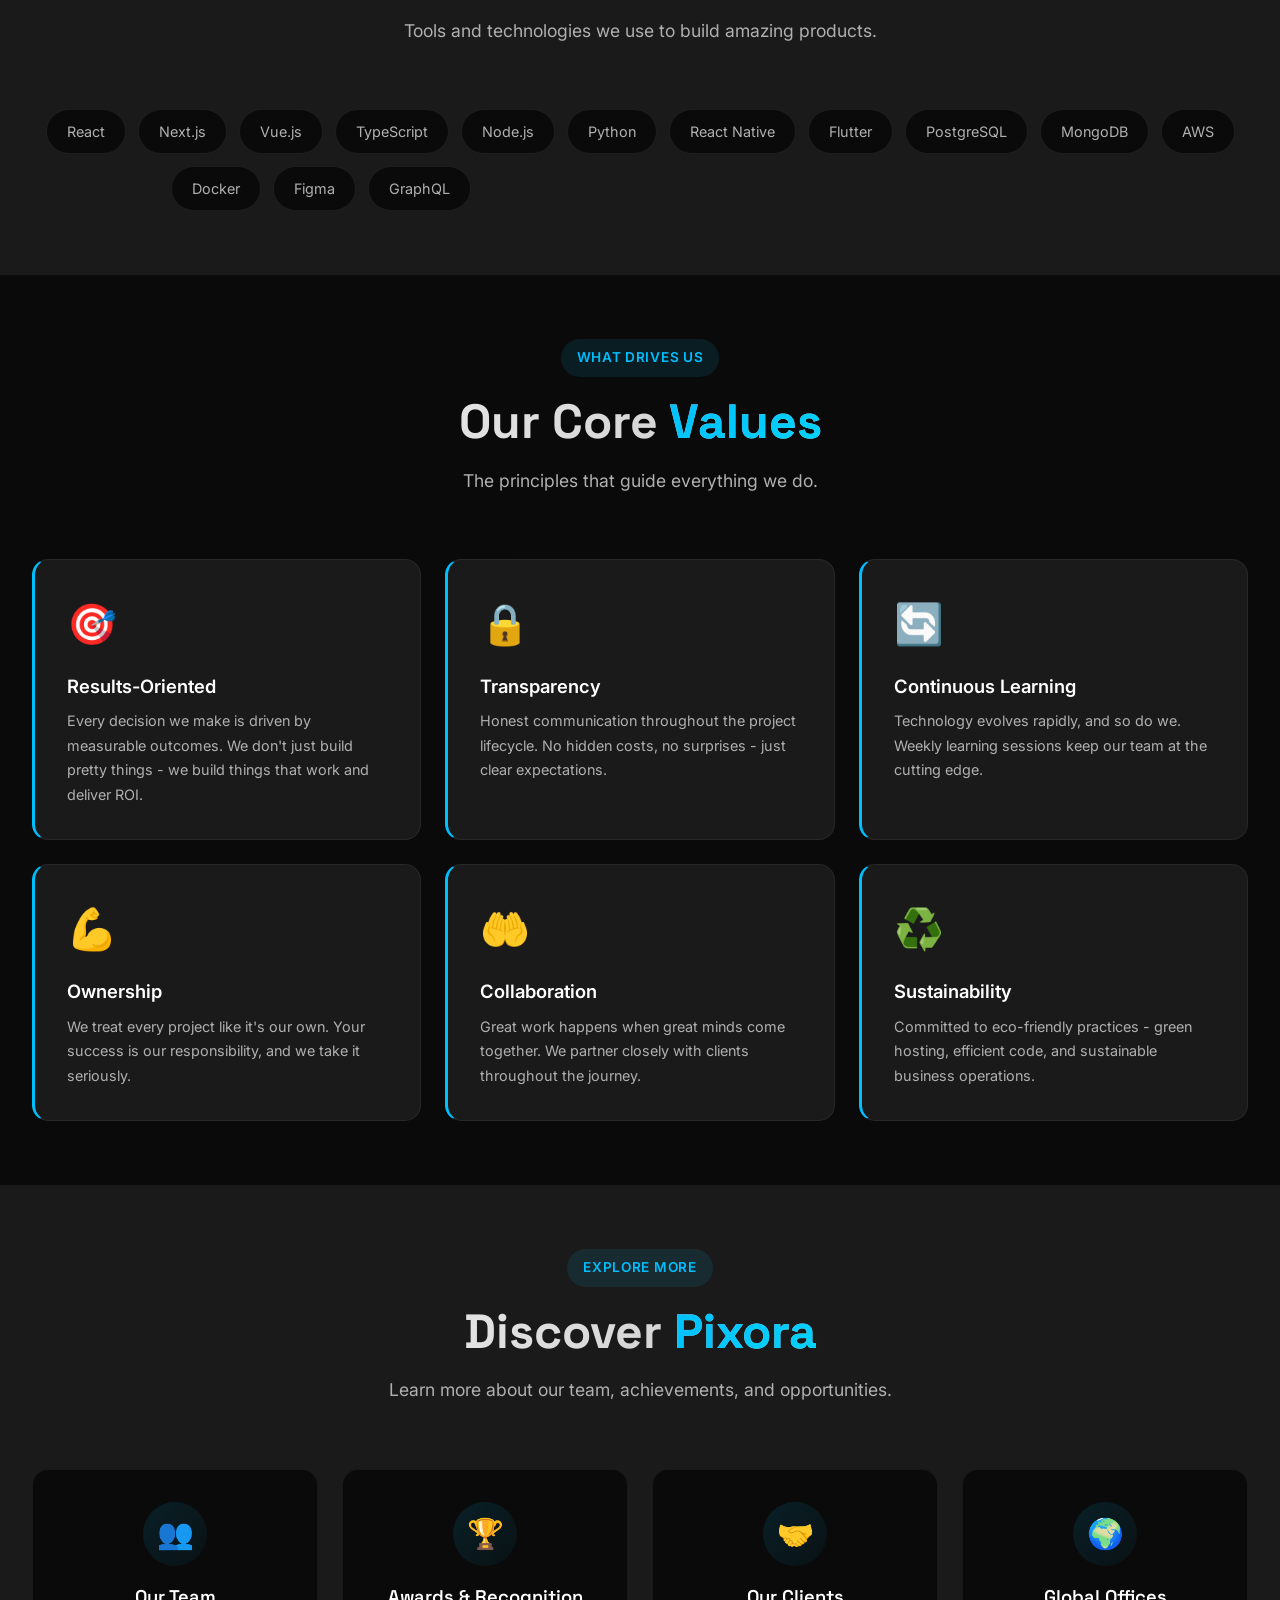
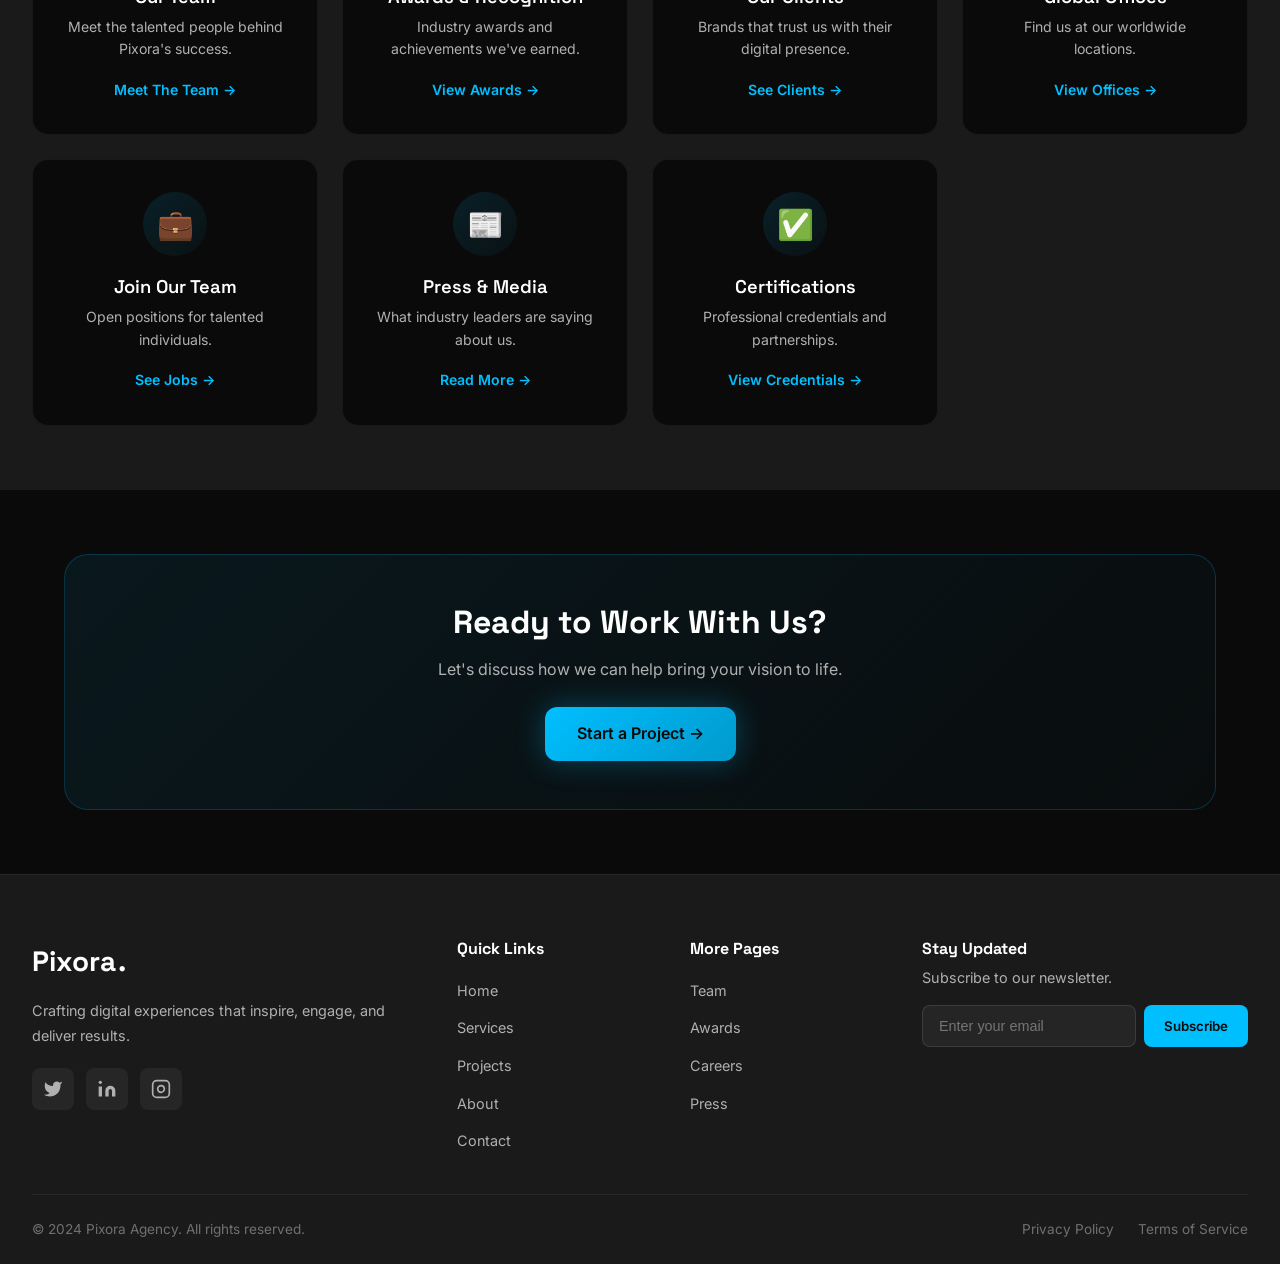
<file: about.html>
<!DOCTYPE html>
<html lang="en">
<head>
    <meta charset="UTF-8">
    <meta name="viewport" content="width=device-width, initial-scale=1.0">
    <title>Pixora - About Us</title>
    <link href="https://fonts.googleapis.com/css2?family=Inter:wght@300;400;500;600;700;800&family=Space+Grotesk:wght@400;500;600;700&display=swap" rel="stylesheet">
    
    <style>
        :root{
            --bg:#0a0a0a;--bg2:#1a1a1a;--bg3:#252525;--w:#fff;--g:#b0b0b0;--m:#707070;
            --ac:#00bfff;--ach:#009acd;--gl:rgba(0,191,255,.3);
            --f:'Inter',sans-serif;--d:'Space Grotesk',sans-serif;
            --rs:8px;--rm:12px;--rl:16px;--rx:24px;
        }
        *,*::before,*::after{margin:0;padding:0;box-sizing:border-box}
        html{scroll-behavior:smooth;font-size:16px}
        body{font-family:var(--f);background:var(--bg);color:var(--w);line-height:1.6;overflow-x:hidden}
        ul{list-style:none}a{text-decoration:none;color:inherit;transition:color .2s}
        button{font-family:inherit;cursor:pointer;border:none;background:none;outline:none}
        .cnt{max-width:1280px;margin:0 auto;padding:0 2rem}
        h1,h2,h3,h4{font-family:var(--d);font-weight:700;line-height:1.2}
        .tg{display:inline-block;padding:.5rem 1rem;background:rgba(0,191,255,.1);color:var(--ac);font-size:.85rem;font-weight:600;letter-spacing:.05em;text-transform:uppercase;border-radius:24px;margin-bottom:1rem}
        .st{font-size:clamp(2rem,5vw,3rem);margin-bottom:1rem;background:linear-gradient(135deg,#fff,#b0b0b0);-webkit-background-clip:text;-webkit-text-fill-color:transparent}
        .sd{color:var(--g);font-size:1.1rem;max-width:600px;margin:0 auto}.shdr{text-align:center;margin-bottom:4rem}
        .hl{background:linear-gradient(135deg,var(--ac),#00d4ff);-webkit-background-clip:text;-webkit-text-fill-color:transparent}

        /* NAV */
        .nb{position:fixed;top:0;left:0;right:0;z-index:1000;padding:1rem 0;background:rgba(10,10,10,.8);backdrop-filter:blur(20px);border-bottom:1px solid rgba(255,255,255,.05);transition:all .3s}
        .nb.sc{padding:.75rem 0;background:rgba(10,10,10,.95);box-shadow:0 4px 16px rgba(0,0,0,.4)}
        .nc{max-width:1280px;margin:0 auto;padding:0 2rem;display:flex;align-items:center;justify-content:space-between}
        .logo{display:flex;align-items:center;gap:2px;font-family:var(--d);font-size:1.75rem;font-weight:700;z-index:1001}
        .lt{color:var(--w)}.ld{color:var(.ac)}
        .nls{display:flex;align-items:center;gap:2rem}
        .nl{font-size:.95rem;font-weight:500;color:var(--g);position:relative;padding:.5rem 0;transition:color .2s}
        .nl::after{content:'';position:absolute;bottom:-4px;left:0;width:0;height:2px;background:var(--ac);transition:width .3s}
        .nl:hover,.nl.act{color:var(--w)}.nl:hover::after,.nl.act::after{width:100%}
        .mmb{display:none;width:40px;height:40px;position:relative;z-index:1001}
        .hb,.hb::bef,.hb::aft{display:block;width:24px;height:2px;background:var(--w);position:absolute;transition:all .3s}
        .hb{top:50%;left:50%;transform:translate(-50%,-50%)}.hb::bef{content:'';top:-8px}.hb::aft{content:'';top:8px}
        .mmb.act .hb{background:transparent}.mmb.act .hb::bef{top:0;transform:rotate(45deg)}.mmb.act .hb::aft{top:0;transform:rotate(-45deg)}

        /* PAGE HDR */
        .ph{padding:160px 2rem 80px;text-align:center;background:linear-gradient(180deg,rgba(0,191,255,.05),transparent)}
        .pt{font-size:clamp(2.5rem,6vw,4rem);margin-bottom:1rem}.ps{color:var(--g);font-size:1.15rem;max-width:600px;margin:0 auto 1.5rem}
        .bc{display:flex;align-items:center;justify-content:center;gap:.75rem;font-size:.9rem;color:var(--m)}
        .bc a{color:var(--ac)}.bc a:hover{text-decoration:underline}

        /* ABOUT CONTENT */
        .acs{padding:4rem 0}
        .ag{display:grid;grid-template-columns:1fr 1fr;gap:4rem;align-items:start}
        .at h2{font-size:2rem;margin-bottom:1.5rem}.at p{color:var(--g);line-height:1.8;margin-bottom:1rem}
        .avs{margin-top:2rem;display:flex;flex-direction:column;gap:1.5rem}
        .vi{display:flex;gap:1rem;align-items:flex-start}
        .vi-i{font-size:2rem}.vi h4{font-size:1.1rem;margin-bottom:.25rem}.vi p{color:var(--g);font-size:.9rem;margin:0}
        .asp{display:grid;grid-template-columns:1fr 1fr;gap:1rem}
        .sb{background:var(--bg2);border:1px solid rgba(255,255,255,.06);border-radius:var(--rl);padding:1.5rem;text-align:center}
        .sb.hi{background:linear-gradient(135deg,rgba(0,191,255,.15),rgba(0,191,255,.05));border-color:rgba(0,191,255,.3)}
        .bn{display:block;font-family:var(--d);font-size:2.5rem;font-weight:800;color:var(--ac);margin-bottom:.25rem}
        .sb .sl{font-size:.85rem}

        /* Timeline */
        .timeline-section{padding:4rem 0;background:var(--bg2)}
        .timeline{position:relative;padding-left:2.5rem;max-width:650px;margin:0 auto}
        .timeline::before{content:'';position:absolute;left:7px;top:0;bottom:0;width:2px;background:linear-gradient(to bottom,var(--ac),transparent)}
        .tl-item{position:relative;margin-bottom:2rem;padding-left:1.5rem}
        .tl-item::before{content:'';position:absolute;left:-2.35rem;top:6px;width:14px;height:14px;background:var(--ac);border-radius:50%;box-shadow:0 0 12px var(--gl)}
        .tl-year{font-family:var(--d);font-size:.9rem;color:var(--ac);font-weight:700;margin-bottom:.25rem}
        .tl-title{font-size:1.1rem;font-weight:600;margin-bottom:.25rem}
        .tl-desc{font-size:.9rem;color:var(--g)}

        /* Process */
        .process-section{padding:4rem 0}
        .process-grid{display:grid;grid-template-columns:repeat(auto-fit,minmax(200px,1fr));gap:1.5rem}
        .step-card{text-align:center;padding:2rem 1.5rem;background:var(--bg2);border:1px solid rgba(255,255,255,.06);border-radius:var(--rl);transition:all .3s}
        .step-card:hover{border-color:var(--ac);transform:translateY(-5px)}
        .step-num{width:48px;height:48px;margin:0 auto 1rem;display:flex;align-items:center;justify-content:center;background:linear-gradient(135deg,var(--ac),var(--ach));color:var(--bg);font-family:var(--d);font-size:1.4rem;font-weight:800;border-radius:50%}
        .step-title{font-size:1.05rem;font-weight:600;margin-bottom:.5rem}
        .step-desc{font-size:.88rem;color:var(--g)}

        /* Tech Stack */
        .tech-section{padding:4rem 0;background:var(--bg2)}
        .tech-container{display:flex;flex-wrap:wrap;gap:.75rem;justify-content:center}
        .tech-pill{padding:10px 20px;background:var(--bg);border:1px solid rgba(255,255,255,.08);border-radius:30px;font-size:.9rem;color:var(--g);transition:all .3s}
        .tech-pill:hover{border-color:var(--ac);color:var(--ac);background:rgba(0,191,255,.06);transform:translateY(-2px)}

        /* Values */
        .values-section{padding:4rem 0}
        .values-grid{display:grid;grid-template-columns:repeat(auto-fit,minmax(300px,1fr));gap:1.5rem}
        .value-card{padding:2rem;background:var(--bg2);border:1px solid rgba(255,255,255,.06);border-radius:var(--rl);border-left:3px solid var(--ac);transition:all .3s}
        .value-card:hover{border-left-width:6px;transform:translateX(5px)}
        .value-icon{font-size:2.5rem;margin-bottom:1rem}
        .value-title{font-size:1.15rem;font-weight:600;margin-bottom:.5rem}
        .value-desc{font-size:.9rem;color:var(--g);line-height:1.7}

        /* ========== QUICK LINKS GRID (replaces removed sections) ========== */
        .links-section{padding:4rem 0;background:var(--bg2)}
        .links-grid{display:grid;grid-template-columns:repeat(auto-fit,minmax(280px,1fr));gap:1.5rem}
        .link-card{
            display:block;
            padding:2rem;
            background:var(--bg);
            border:1px solid rgba(255,255,255,.06);
            border-radius:var(--rl);
            text-align:center;
            transition:all .3s ease;
            position:relative;
            overflow:hidden;
        }
        .link-card::before{content:'';position:absolute;top:0;left:0;right:0;height:3px;background:linear-gradient(90deg,var(--ac),transparent);opacity:0;transition:opacity .3s}
        .link-card:hover{transform:translateY(-8px);border-color:rgba(0,191,255,.25);box-shadow:0 8px 30px rgba(0,0,0,.4)}
        .link-card:hover::before{opacity:1}
        .link-icon{width:64px;height:64px;margin:0 auto 1.25rem;display:flex;align-items:center;justify-content:center;background:linear-gradient(135deg,rgba(0,191,255,.12),rgba(0,191,255,.04));border-radius:50%;font-size:1.85rem;transition:all .3s}
        .link-card:hover .link-icon{background:linear-gradient(135deg,var(--ac),var(--ach));transform:scale(1.1) rotate(5deg)}
        .link-title{font-size:1.15rem;font-weight:600;margin-bottom:.5rem}
        .link-desc{font-size:.88rem;color:var(--g);margin-bottom:1rem}
        .link-arrow{color:var(--ac);font-weight:600;font-size:.88rem;display:inline-flex;align-items:center;gap:6px;transition:gap .2s}
        .link-card:hover .link-arrow{gap:12px}

        /* CTA */
        .cta-box{text-align:center;padding:3rem;background:linear-gradient(135deg,rgba(0,191,255,.08),rgba(0,191,255,.02));border:1px solid rgba(0,191,255,.2);border-radius:var(--rx);margin-top:4rem}
        .cta-box h2{font-size:2rem;margin-bottom:1rem}
        .cta-box p{color:var(--g);margin-bottom:1.5rem;max-width:500px;margin-left:auto;margin-right:auto}
        .btn{display:inline-flex;align-items:center;justify-content:center;gap:.5rem;padding:14px 32px;font-size:1rem;font-weight:600;border-radius:var(--rm);transition:all .3s}
        .btn-p{background:linear-gradient(135deg,var(--ac),var(--ach));color:var(--bg);box-shadow:0 0 30px var(--gl)}.btn-p:hover{transform:translateY(-2px)}

        /* FOOTER */
        .ft{background:var(--bg2);border-top:1px solid rgba(255,255,255,.06);padding:4rem 0 1.5rem}
        .fg{display:grid;grid-template-columns:2fr 1fr 1fr 1.5fr;gap:2.5rem;margin-bottom:2.5rem}
        .fb .logo{margin-bottom:1rem}.fd{color:var(--g);font-size:.9rem;line-height:1.7;margin-bottom:1.25rem}
        .ss{display:flex;gap:.75rem}
        .sl{width:42px;height:42px;display:flex;align-items:center;justify-content:center;background:rgba(255,255,255,.05);border-radius:var(--rs);transition:all .3s}
        .sl svg{width:20px;height:20px;color:var(--g)}.sl:hover{background:var(--ac)}.sl:hover svg{color:var(--bg)}
        .fl h4{font-size:1rem;margin-bottom:1.25rem}.fl ul{display:flex;flex-direction:column;gap:.75rem}
        .fl a{color:var(--g);font-size:.9rem}.fl a:hover{color:var(--ac)}
        .fn h4{font-size:1rem;margin-bottom:.5rem}.fn p{color:var(--g);font-size:.9rem;margin-bottom:1rem}
        .nf{display:flex;gap:.5rem}
        .nf input{flex:1;padding:12px 16px;background:rgba(255,255,255,.05);border:1px solid rgba(255,255,255,.1);border-radius:var(--rs);color:var(--w);font-size:.9rem}
        .nf input:focus{outline:none;border-color:var(--ac)}
        .nf button{padding:12px 20px;background:var(--ac);color:var(--bg);border-radius:var(--rs);font-weight:600}
        .fbt{display:flex;align-items:center;justify-content:space-between;padding-top:1.5rem;border-top:1px solid rgba(255,255,255,.06)}
        .fbt p{color:var(--m);font-size:.85rem}.fbl{display:flex;gap:1.5rem}.fbl a{color:var(--m);font-size:.85rem}.fbl a:hover{color:var(--ac)}
        .btt{position:fixed;bottom:30px;right:30px;width:48px;height:48px;background:var(--ac);color:var(--bg);border-radius:50%;display:flex;align-items:center;justify-content:center;box-shadow:0 0 30px var(--gl);opacity:0;visibility:hidden;transform:translateY(20px);transition:all .3s;z-index:999}
        .btt.v{opacity:1;visibility:visible;transform:translateY(0)}.btt:hover{transform:translateY(-4px)}.btt svg{width:24px;height:24px}

        @media(max-width:1024px){.fg{grid-template-columns:1fr 1fr}.ag{grid-template-columns:1fr;gap:2.5rem}}
        @media(max-width:768px){
            .mmb{display:block}.nls{position:fixed;top:0;right:-100%;width:80%;max-width:360px;height:100vh;background:var(--bg2);flex-direction:column;justify-content:center;align-items:center;gap:2rem;padding:2rem;transition:right .3s;box-shadow:0 8px 32px rgba(0,0,0,.5)}
            .nls.act{right:0}.nl{font-size:1.25rem}.asp{grid-template-columns:1fr 1fr}.fg{grid-template-columns:1fr;text-align:center}.ss{justify-content:center}.fbt{flex-direction:column;gap:1rem;text-align:center}
            .links-grid{grid-template-columns:1fr 1fr}
        }
        @media(max-width:480px){html{font-size:14px}.cnt{padding:0 1rem}.btn{padding:12px 24px}.nf{flex-direction:column}.btt{bottom:20px;right:20px;width:42px;height:42px}}
    </style>
</head>
<body>

    <!-- NAVBAR -->
    <nav class="nb sc" id="nb">
        <div class="nc">
            <a href="index.html" class="logo"><span class="lt">Pixora</span><span class="ld">.</span></a>
            <ul class="nls" id="nls">
                <li><a href="index.html" class="nl">Home</a></li>
                <li><a href="services.html" class="nl">Services</a></li>
                <li><a href="projects.html" class="nl">Projects</a></li>
                <li><a href="about.html" class="nl act">About</a></li>
                <li><a href="contact.html" class="nl">Contact</a></li>
            </ul>
            <button class="mmb" id="mmb"><span class="hb"></span></button>
        </div>
    </nav>

    <!-- PAGE HEADER -->
    <section class="ph">
        <div class="cnt">
            <span class="tg">Who We Are</span>
            <h1 class="pt">About <span class="hl">Pixora</span></h1>
            <p class="ps">A passionate team of creators, innovators, and problem-solvers dedicated to digital excellence.</p>
            <div class="bc"><a href="index.html">Home</a><span>/</span><span>About</span></div>
        </div>
    </section>

    <!-- OUR STORY + STATS -->
    <section class="acs">
        <div class="cnt">
            <div class="ag">
                <div class="at">
                    <h2>Our Story</h2>
                    <p>Founded in 2014, Pixora began as a small team of designers and developers with a shared vision: to create digital experiences that truly matter. Over the past decade, we've grown into a full-service digital agency, but our core values remain unchanged.</p>
                    <p>We believe in the power of thoughtful design and clean code. Every project we take on is an opportunity to push boundaries, challenge conventions, and deliver work that makes a real impact.</p>
                    <div class="avs">
                        <div class="vi"><div class="vi-i">💡</div><div><h4>Innovation First</h4><p>We stay ahead of trends and embrace new technologies.</p></div></div>
                        <div class="vi"><div class="vi-i">🤝</div><div><h4>Client Partnership</h4><p>Your success is our success. We work as an extension of your team.</p></div></div>
                        <div class="vi"><div class="vi-i">⭐</div><div><h4>Quality Obsessed</h4><p>Every pixel, every line of code meets our high standards.</p></div></div>
                    </div>
                </div>
                <div class="asp">
                    <div class="sb"><span class="bn">150+</span><span class="sl">Projects Completed</span></div>
                    <div class="sb"><span class="bn">50+</span><span class="sl">Happy Clients</span></div>
                    <div class="sb"><span class="bn">10+</span><span class="sl">Years Experience</span></div>
                    <div class="sb"><span class="bn">25+</span><span class="sl">Team Members</span></div>
                    <div class="sb hi"><span class="bn">98%</span><span class="sl">Client Satisfaction</span></div>
                </div>
            </div>
        </div>
    </section>

    <!-- TIMELINE -->
    <section class="timeline-section">
        <div class="cnt">
            <div class="shdr">
                <span class="tg">Our Journey</span>
                <h2 class="st">Company <span class="hl">Timeline</span></h2>
                <p class="sd">Key milestones along our journey from startup to industry leader.</p>
            </div>
            <div class="timeline">
                <div class="tl-item"><div class="tl-year">2014</div><div class="tl-title">🚀 Founded</div><div class="tl-desc">Pixora was born from a small co-working space with just 3 passionate founders.</div></div>
                <div class="tl-item"><div class="tl-year">2016</div><div class="tl-title">📈 First Major Client</div><div class="tl-desc">Landed our first Fortune 500 client and expanded to a team of 10.</div></div>
                <div class="tl-item"><div class="tl-year">2018</div><div class="tl-title">🏆 Award Winning</div><div class="tl-desc">Won "Best Digital Agency" at the Web Excellence Awards.</div></div>
                <div class="tl-item"><div class="tl-year">2020</div><div class="tl-title">🌍 Global Expansion</div><div class="tl-desc">Opened offices in London and Singapore. Team grew to 25 members.</div></div>
                <div class="tl-item"><div class="tl-year">2022</div><div class="tl-title">💎 100th Project</div><div class="tl-desc">Completed our 100th project and reached $5M in revenue.</div></div>
                <div class="tl-item"><div class="tl-year">2024</div><div class="tl-title">⭐ Industry Leader</div><div class="tl-desc">Recognized as one of Top 10 Digital Agencies globally by Clutch.co</div></div>
            </div>
        </div>
    </section>

    <!-- OUR PROCESS -->
    <section class="process-section">
        <div class="cnt">
            <div class="shdr">
                <span class="tg">How We Work</span>
                <h2 class="st">Our <span class="hl">Process</span></h2>
                <p class="sd">A proven methodology that delivers results every time.</p>
            </div>
            <div class="process-grid">
                <div class="step-card"><div class="step-num">01</div><div class="step-title">Discovery</div><div class="step-desc">We learn about your business, goals, target audience, and project requirements.</div></div>
                <div class="step-card"><div class="step-num">02</div><div class="step-title">Strategy</div><div class="step-desc">We create a detailed roadmap including wireframes, tech stack, and timeline.</div></div>
                <div class="step-card"><div class="step-num">03</div><div class="step-title">Design</div><div class="step-desc">Beautiful UI/UX designs crafted with your brand identity in mind.</div></div>
                <div class="step-card"><div class="step-num">04</div><div class="step-title">Development</div><div class="step-desc">Clean, scalable code built using modern frameworks and best practices.</div></div>
                <div class="step-card"><div class="step-num">05</div><div class="step-title">Testing</div><div class="step-desc">Rigorous QA testing across devices and browsers for perfection.</div></div>
                <div class="step-card"><div class="step-num">06</div><div class="step-title">Launch & Support</div><div class="step-desc">Smooth deployment followed by ongoing maintenance and support.</div></div>
            </div>
        </div>
    </section>

    <!-- TECH STACK -->
    <section class="tech-section">
        <div class="cnt">
            <div class="shdr">
                <span class="tg">Technologies</span>
                <h2 class="st">Our <span class="hl">Tech Stack</span></h2>
                <p class="sd">Tools and technologies we use to build amazing products.</p>
            </div>
            <div class="tech-container">
                <span class="tech-pill">React</span><span class="tech-pill">Next.js</span><span class="tech-pill">Vue.js</span>
                <span class="tech-pill">TypeScript</span><span class="tech-pill">Node.js</span><span class="tech-pill">Python</span>
                <span class="tech-pill">React Native</span><span class="tech-pill">Flutter</span><span class="tech-pill">PostgreSQL</span>
                <span class="tech-pill">MongoDB</span><span class="tech-pill">AWS</span><span class="tech-pill">Docker</span>
                <span class="tech-pill">Figma</span><span class="tech-pill">GraphQL</span><span class="tech-pill">Tailwind CSS</span>
                <span class="tech-pill">Three.js</span><span class="tech-pill">Firebase</span><span class="tech-pill">Redis</span>
                <span class="tech-pill">Stripe</span><span class="tech-pill">Vercel</span>
            </div>
        </div>
    </section>

    <!-- CORE VALUES -->
    <section class="values-section">
        <div class="cnt">
            <div class="shdr">
                <span class="tg">What Drives Us</span>
                <h2 class="st">Our Core <span class="hl">Values</span></h2>
                <p class="sd">The principles that guide everything we do.</p>
            </div>
            <div class="values-grid">
                <div class="value-card"><div class="value-icon">🎯</div><div class="value-title">Results-Oriented</div><div class="value-desc">Every decision we make is driven by measurable outcomes. We don't just build pretty things - we build things that work and deliver ROI.</div></div>
                <div class="value-card"><div class="value-icon">🔒</div><div class="value-title">Transparency</div><div class="value-desc">Honest communication throughout the project lifecycle. No hidden costs, no surprises - just clear expectations.</div></div>
                <div class="value-card"><div class="value-icon">🔄</div><div class="value-title">Continuous Learning</div><div class="value-desc">Technology evolves rapidly, and so do we. Weekly learning sessions keep our team at the cutting edge.</div></div>
                <div class="value-card"><div class="value-icon">💪</div><div class="value-title">Ownership</div><div class="value-desc">We treat every project like it's our own. Your success is our responsibility, and we take it seriously.</div></div>
                <div class="value-card"><div class="value-icon">🤲</div><div class="value-title">Collaboration</div><div class="value-desc">Great work happens when great minds come together. We partner closely with clients throughout the journey.</div></div>
                <div class="value-card"><div class="value-icon">♻️</div><div class="value-title">Sustainability</div><div class="value-desc">Committed to eco-friendly practices - green hosting, efficient code, and sustainable business operations.</div></div>
            </div>
        </div>
    </section>

    <!-- ========== LINKS TO SEPARATE PAGES (replaces removed sections) ========== -->
    <section class="links-section">
        <div class="cnt">
            <div class="shdr">
                <span class="tg">Explore More</span>
                <h2 class="st">Discover <span class="hl">Pixora</span></h2>
                <p class="sd">Learn more about our team, achievements, and opportunities.</p>
            </div>
            <div class="links-grid">

                <!-- Link to Team -->
                <a href="team.html" class="link-card">
                    <div class="link-icon">👥</div>
                    <h3 class="link-title">Our Team</h3>
                    <p class="link-desc">Meet the talented people behind Pixora's success.</p>
                    <span class="link-arrow">Meet The Team →</span>
                </a>

                <!-- Link to Awards -->
                <a href="awards.html" class="link-card">
                    <div class="link-icon">🏆</div>
                    <h3 class="link-title">Awards & Recognition</h3>
                    <p class="link-desc">Industry awards and achievements we've earned.</p>
                    <span class="link-arrow">View Awards →</span>
                </a>

                <!-- Link to Clients -->
                <a href="clients.html" class="link-card">
                    <div class="link-icon">🤝</div>
                    <h3 class="link-title">Our Clients</h3>
                    <p class="link-desc">Brands that trust us with their digital presence.</p>
                    <span class="link-arrow">See Clients →</span>
                </a>

                <!-- Link to Offices -->
                <a href="offices.html" class="link-card">
                    <div class="link-icon">🌍</div>
                    <h3 class="link-title">Global Offices</h3>
                    <p class="link-desc">Find us at our worldwide locations.</p>
                    <span class="link-arrow">View Offices →</span>
                </a>

                <!-- Link to Careers -->
                <a href="careers.html" class="link-card">
                    <div class="link-icon">💼</div>
                    <h3 class="link-title">Join Our Team</h3>
                    <p class="link-desc">Open positions for talented individuals.</p>
                    <span class="link-arrow">See Jobs →</span>
                </a>

                <!-- Link to Press -->
                <a href="press.html" class="link-card">
                    <div class="link-icon">📰</div>
                    <h3 class="link-title">Press & Media</h3>
                    <p class="link-desc">What industry leaders are saying about us.</p>
                    <span class="link-arrow">Read More →</span>
                </a>

                <!-- Link to Certifications -->
                <a href="certifications.html" class="link-card">
                    <div class="link-icon">✅</div>
                    <h3 class="link-title">Certifications</h3>
                    <p class="link-desc">Professional credentials and partnerships.</p>
                    <span class="link-arrow">View Credentials →</span>
                </a>

            </div>
        </div>
    </section>

    <!-- CTA -->
    <section style="padding:0 2rem 4rem;">
        <div class="cnt">
            <div class="cta-box">
                <h2>Ready to Work With Us?</h2>
                <p>Let's discuss how we can help bring your vision to life.</p>
                <a href="contact.html" class="btn btn-p">Start a Project →</a>
            </div>
        </div>
    </section>

    <!-- FOOTER -->
    <footer class="ft">
        <div class="cnt">
            <div class="fg">
                <div class="fb"><a href="index.html" class="logo"><span class="lt">Pixora</span><span class="ld">.</span></a><p class="fd">Crafting digital experiences that inspire, engage, and deliver results.</p><div class="ss"><a href="#" class="sl"><svg viewBox="0 0 24 24" fill="currentColor"><path d="M23 3a10.9 10.9 0 0 1-3.14 1.53 4.48 4.48 0 0 0-7.86 3v1A10.66 10.66 0 0 1 3 4s-4 9 5 13a11.64 11.64 0 0 1-7 2c9 5 20 0 20-11.5a4.5 4.5 0 0 0-.08-.83A7.72 7.72 0 0 0 23 3z"/></svg></a><a href="#" class="sl"><svg viewBox="0 0 24 24" fill="currentColor"><path d="M16 8a6 6 0 0 1 6 6v7h-4v-7a2 2 0 0 0-2-2 2 2 0 0 0-2 2v7h-4v-7a6 6 0 0 1 6-6z"/><rect x="2" y="9" width="4" height="12"/><circle cx="4" cy="4" r="2"/></svg></a><a href="#" class="sl"><svg viewBox="0 0 24 24" fill="none" stroke="currentColor" stroke-width="2"><rect x="2" y="2" width="20" height="20" rx="5"/><path d="M16 11.37A4 4 0 1 1 12.63 8 4 4 0 0 1 16 11.37z"/><line x1="17.5" y1="6.5" x2="17.51" y2="6.5"/></svg></a></div></div>
                <div class="fl"><h4>Quick Links</h4><ul><li><a href="index.html">Home</a></li><li><a href="services.html">Services</a></li><li><a href="projects.html">Projects</a></li><li><a href="about.html">About</a></li><li><a href="contact.html">Contact</a></li></ul></div>
                <div class="fl"><h4>More Pages</h4><ul><li><a href="team.html">Team</a></li><li><a href="awards.html">Awards</a></li><li><a href="careers.html">Careers</a></li><li><a href="press.html">Press</a></li></ul></div>
                <div class="fn"><h4>Stay Updated</h4><p>Subscribe to our newsletter.</p><form class="nf" onsubmit="event.preventDefault();alert('Thank you!');this.reset();"><input type="email" placeholder="Enter your email" required><button type="submit">Subscribe</button></form></div>
            </div>
            <div class="fbt"><p>&copy; 2024 Pixora Agency. All rights reserved.</p><div class="fbl"><a href="#">Privacy Policy</a><a href="#">Terms of Service</a></div></div>
        </div>
    </footer>

    <button class="btt" id="btt"><svg viewBox="0 0 24 24" fill="none" stroke="currentColor" stroke-width="2"><polyline points="18 15 12 9 6 15"/></svg></button>

    <script>
        document.addEventListener('DOMContentLoaded',function(){
            var nb=document.getElementById('nb');if(nb){window.addEventListener('scroll',function(){nb.classList.toggle('sc',window.scrollY>50)},{passive:true})}
            var mb=document.getElementById('mmb'),nl=document.getElementById('nls');
            if(mb&&nl){mb.onclick=function(){mb.classList.toggle('act');nl.classList.toggle('act');document.body.style.overflow=nl.classList.contains('act')?'hidden':''};nl.querySelectorAll('.nl').forEach(function(l){l.onclick=function(){mb.classList.remove('act');nl.classList.remove('act');document.body.style.overflow=''}})}
            var bt=document.getElementById('btt');if(bt){window.addEventListener('scroll',function(){bt.classList.toggle('v',window.scrollY>400)},{passive:true});bt.onclick=function(){window.scrollTo({top:0,behavior:'smooth'})}}
            var els=document.querySelectorAll('.sb,.vi,.step-card,.tech-pill,.value-card,.link-card,.tl-item');
            els.forEach(function(e){e.style.opacity='0';e.style.transform='translateY(25px)';e.style.transition='opacity .5s ease,transform .5s ease'});
            var obs=new IntersectionObserver(function(en){en.forEach(function(e,i){if(e.isIntersecting){setTimeout(function(){e.target.style.opacity='1';e.target.style.transform='translateY(0)'},i*60);obs.unobserve(e.target)}})},{threshold:0.1});
            els.forEach(function(e){obs.observe(e)});
        });
    </script>
</body>
</html>
</file>
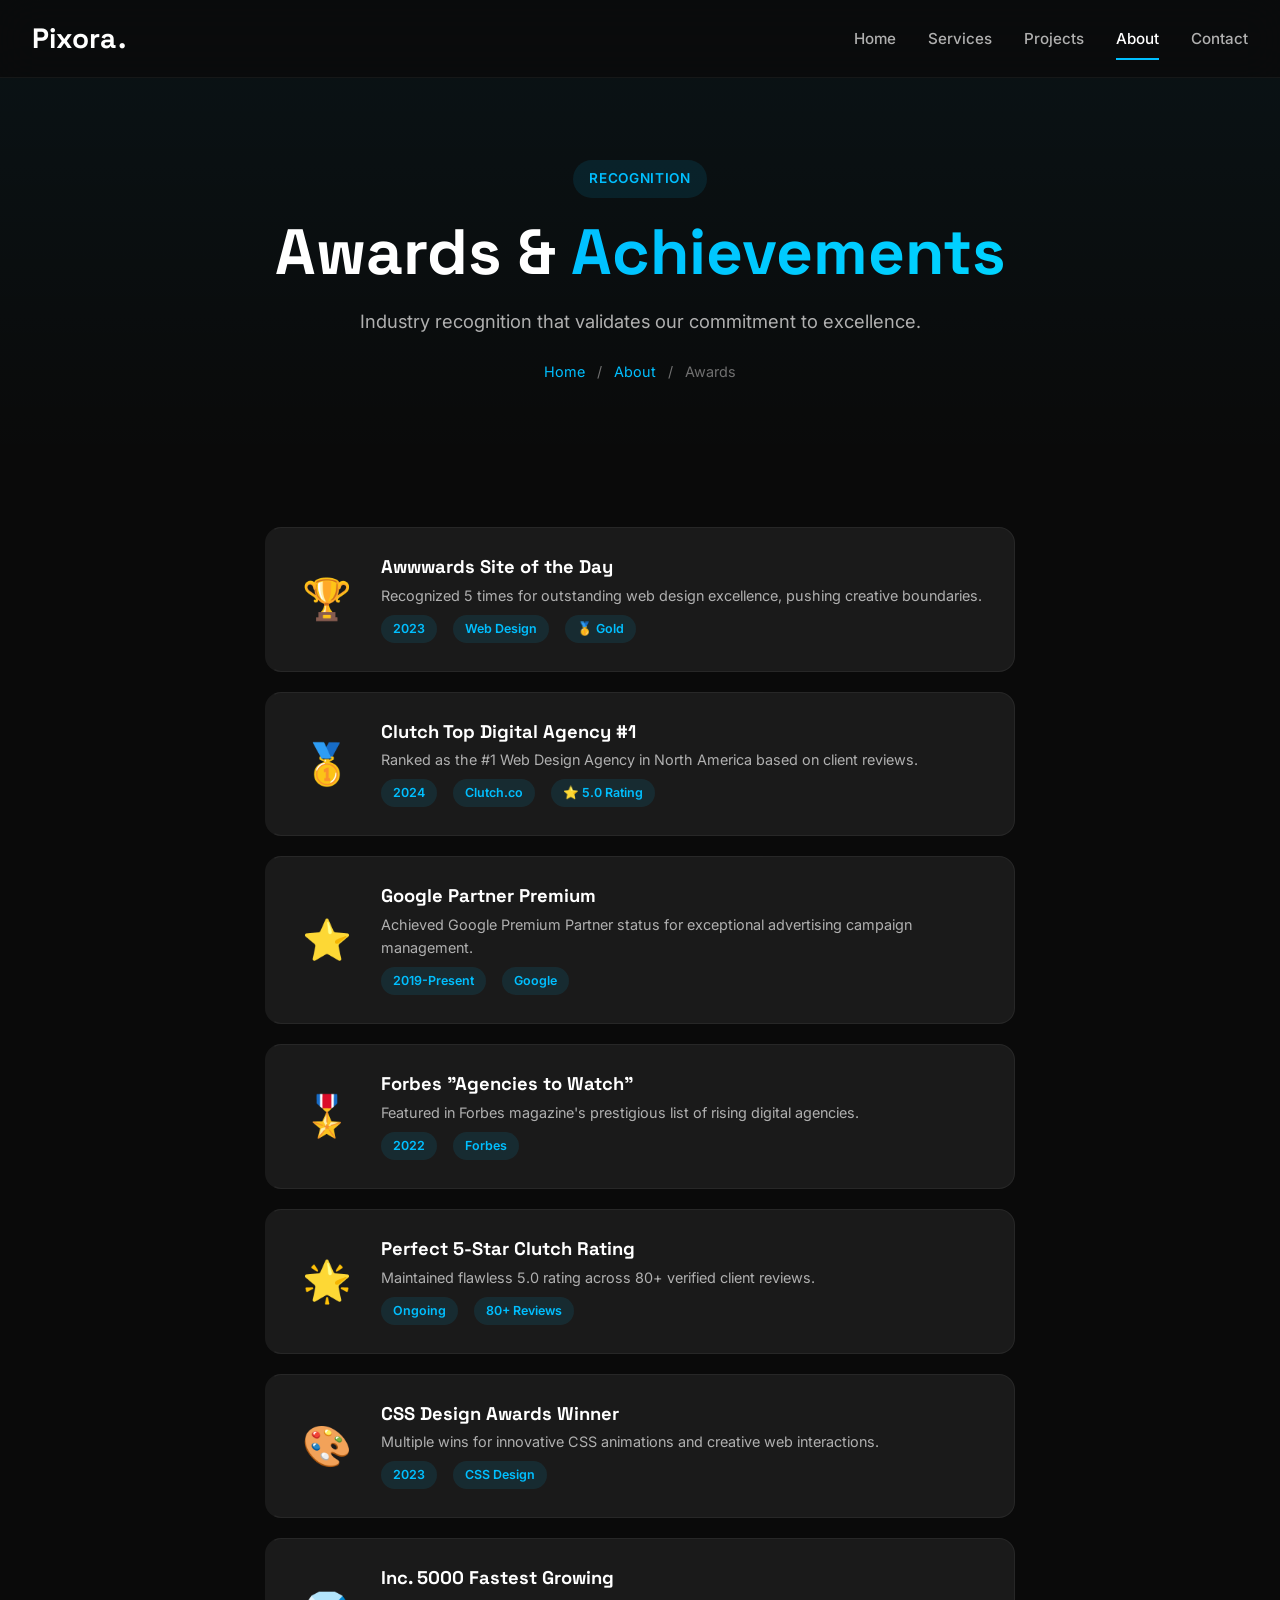
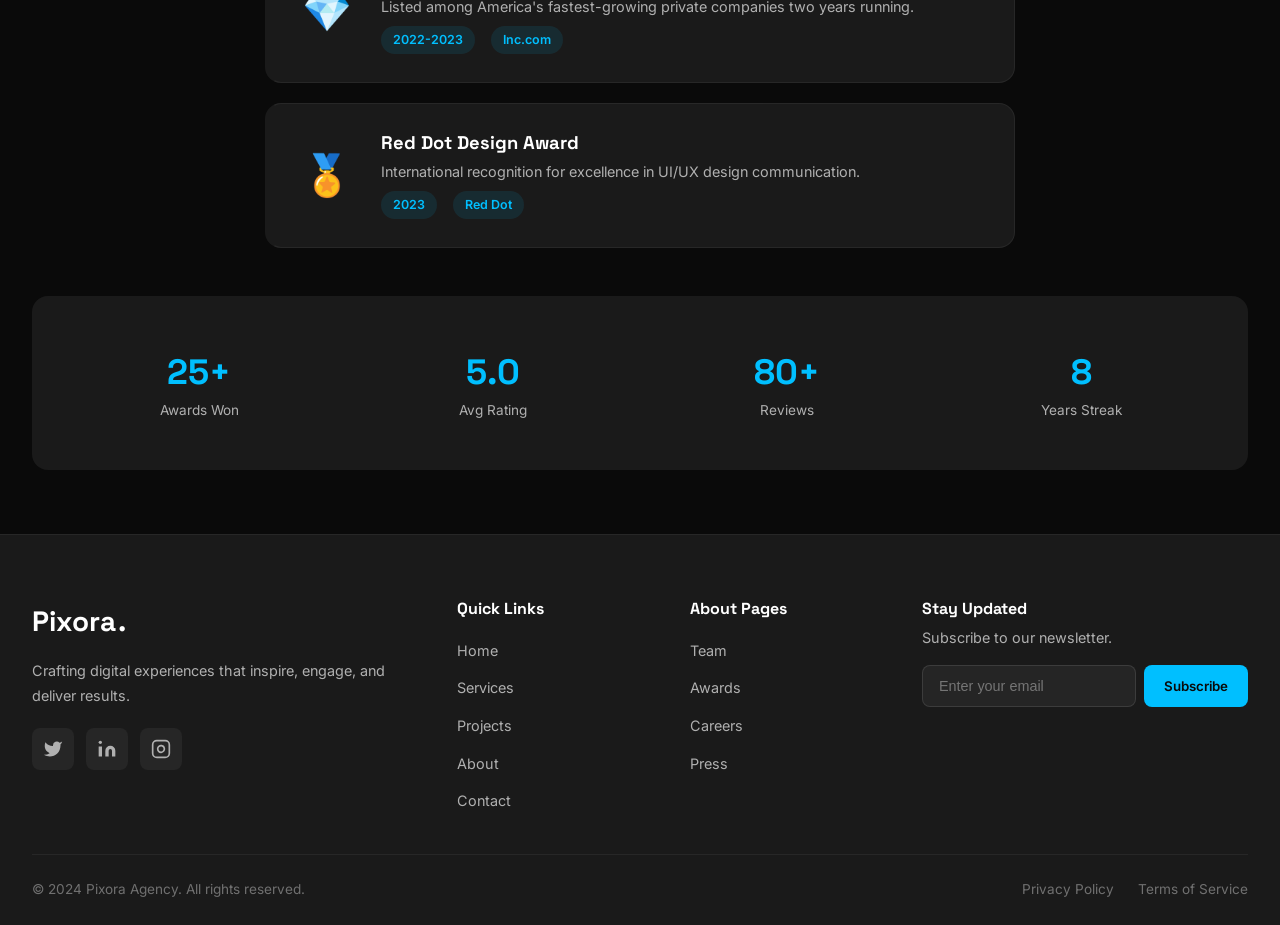
<file: awards.html>
<!DOCTYPE html>
<html lang="en">
<head>
    <meta charset="UTF-8">
    <meta name="viewport" content="width=device-width, initial-scale=1.0">
    <title>Pixora - Awards & Recognition</title>
    <link href="https://fonts.googleapis.com/css2?family=Inter:wght@300;400;500;600;700;800&family=Space+Grotesk:wght@400;500;600;700&display=swap" rel="stylesheet">
    <style>
        :root{--bg:#0a0a0a;--bg2:#1a1a1a;--w:#fff;--g:#b0b0b0;--m:#707070;--ac:#00bfff;--ach:#009acd;--gl:rgba(0,191,255,.3);--f:'Inter',sans-serif;--d:'Space Grotesk',sans-serif;--rs:8px;--rm:12px;--rl:16px;--rx:24px}
        *,*::before,*::after{margin:0;padding:0;box-sizing:border-box}html{scroll-behavior:smooth;font-size:16px}
        body{font-family:var(--f);background:var(--bg);color:var(--w);line-height:1.6;overflow-x:hidden}
        ul{list-style:none}a{text-decoration:none;color:inherit;transition:color .2s}
        button{font-family:inherit;cursor:pointer;border:none;background:none;outline:none}
        .cnt{max-width:1280px;margin:0 auto;padding:0 2rem}
        h1,h2,h3,h4{font-family:var(--d);font-weight:700;line-height:1.2}
        .tg{display:inline-block;padding:.5rem 1rem;background:rgba(0,191,255,.1);color:var(--ac);font-size:.85rem;font-weight:600;letter-spacing:.05em;text-transform:uppercase;border-radius:24px;margin-bottom:1rem}
        .st{font-size:clamp(2rem,5vw,3rem);margin-bottom:1rem;background:linear-gradient(135deg,#fff,#b0b0b0);-webkit-background-clip:text;-webkit-text-fill-color:transparent}
        .sd{color:var(--g);font-size:1.1rem;max-width:600px;margin:0 auto}.shdr{text-align:center;margin-bottom:4rem}
        .hl{background:linear-gradient(135deg,var(--ac),#00d4ff);-webkit-background-clip:text;-webkit-text-fill-color:transparent}
        .nb{position:fixed;top:0;left:0;right:0;z-index:1000;padding:1rem 0;background:rgba(10,10,10,.8);backdrop-filter:blur(20px);border-bottom:1px solid rgba(255,255,255,.05);transition:all .3s}
        .nb.sc{padding:.75rem 0;background:rgba(10,10,10,.95);box-shadow:0 4px 16px rgba(0,0,0,.4)}
        .nc{max-width:1280px;margin:0 auto;padding:0 2rem;display:flex;align-items:center;justify-content:space-between}
        .logo{display:flex;align-items:center;gap:2px;font-family:var(--d);font-size:1.75rem;font-weight:700;z-index:1001}
        .lt{color:var(--w)}.ld{color:var(.ac)}
        .nls{display:flex;align-items:center;gap:2rem}
        .nl{font-size:.95rem;font-weight:500;color:var(--g);position:relative;padding:.5rem 0;transition:color .2s}
        .nl::after{content:'';position:absolute;bottom:-4px;left:0;width:0;height:2px;background:var(--ac);transition:width .3s}
        .nl:hover,.nl.act{color:var(--w)}.nl:hover::after,.nl.act::after{width:100%}
        .mmb{display:none;width:40px;height:40px;position:relative;z-index:1001}
        .hb,.hb::bef,.hb::aft{display:block;width:24px;height:2px;background:var(--w);position:absolute;transition:all .3s}
        .hb{top:50%;left:50%;transform:translate(-50%,-50%)}.hb::bef{content:'';top:-8px}.hb::aft{content:'';top:8px}
        .mmb.act .hb{background:transparent}.mmb.act .hb::bef{top:0;transform:rotate(45deg)}.mmb.act .hb::aft{top:0;transform:rotate(-45deg)}
        .ph{padding:160px 2rem 80px;text-align:center;background:linear-gradient(180deg,rgba(0,191,255,.05),transparent)}
        .pt{font-size:clamp(2.5rem,6vw,4rem);margin-bottom:1rem}.ps{color:var(--g);font-size:1.15rem;max-width:600px;margin:0 auto 1.5rem}
        .bc{display:flex;align-items:center;justify-content:center;gap:.75rem;font-size:.9rem;color:var(--m)}.bc a{color:var(--ac)}
        .awards-section{padding:4rem 0}
        .award-list{max-width:750px;margin:0 auto}
        .award-item{display:flex;align-items:center;gap:1.5rem;padding:1.75rem;background:var(--bg2);border:1px solid rgba(255,255,255,.06);border-radius:var(--rl);margin-bottom:1.25rem;transition:all .3s;border-left:4px solid transparent}
        .award-item:hover{border-left-color:var(--ac);transform:translateX(10px);box-shadow:0 4px 20px rgba(0,0,0,.3)}
        .award-icon{font-size:2.5rem;flex-shrink:0;width:60px;text-align:center}
        .award-info h3{font-size:1.15rem;margin-bottom:.35rem}
        .award-info p{font-size:.9rem;color:var(--g);margin-bottom:.5rem}
        .award-meta{display:flex;gap:1rem;flex-wrap:wrap}
        .award-tag{padding:4px 12px;background:rgba(0,191,255,.1);color:var(--ac);border-radius:20px;font-size:.78rem;font-weight:600}
        .stats-row{display:grid;grid-template-columns:repeat(auto-fit,minmax(150px,1fr));gap:1.5rem;margin-top:3rem;padding:2rem;background:var(--bg2);border-radius:var(--rl);text-align:center}
        .stat-bx{padding:1rem}.stat-n{font-family:var(--d);font-size:2.2rem;font-weight:800;color:var(--ac)}.stat-l{font-size:.85rem;color:var(--g)}
        .ft{background:var(--bg2);border-top:1px solid rgba(255,255,255,.06);padding:4rem 0 1.5rem}
        .fg{display:grid;grid-template-columns:2fr 1fr 1fr 1.5fr;gap:2.5rem;margin-bottom:2.5rem}
        .fb .logo{margin-bottom:1rem}.fd{color:var(--g);font-size:.9rem;line-height:1.7;margin-bottom:1.25rem}
        .ss{display:flex;gap:.75rem}
        .sl{width:42px;height:42px;display:flex;align-items:center;justify-content:center;background:rgba(255,255,255,.05);border-radius:var(--rs);transition:all .3s}
        .sl svg{width:20px;height:20px;color:var(--g)}.sl:hover{background:var(--ac)}.sl:hover svg{color:var(--bg)}
        .fl h4{font-size:1rem;margin-bottom:1.25rem}.fl ul{display:flex;flex-direction:column;gap:.75rem}
        .fl a{color:var(--g);font-size:.9rem}.fl a:hover{color:var(--ac)}
        .fn h4{font-size:1rem;margin-bottom:.5rem}.fn p{color:var(--g);font-size:.9rem;margin-bottom:1rem}
        .nf{display:flex;gap:.5rem}
        .nf input{flex:1;padding:12px 16px;background:rgba(255,255,255,.05);border:1px solid rgba(255,255,255,.1);border-radius:var(--rs);color:var(--w);font-size:.9rem}
        .nf button{padding:12px 20px;background:var(--ac);color:var(--bg);border-radius:var(--rs);font-weight:600}
        .fbt{display:flex;align-items:center;justify-content:space-between;padding-top:1.5rem;border-top:1px solid rgba(255,255,255,.06)}
        .fbt p{color:var(--m);font-size:.85rem}.fbl{display:flex;gap:1.5rem}.fbl a{color:var(--m);font-size:.85rem}.fbl a:hover{color:var(--ac)}
        .btt{position:fixed;bottom:30px;right:30px;width:48px;height:48px;background:var(--ac);color:var(--bg);border-radius:50%;display:flex;align-items:center;justify-content:center;box-shadow:0 0 30px var(--gl);opacity:0;visibility:hidden;transform:translateY(20px);transition:all .3s;z-index:999}
        .btt.v{opacity:1;visibility:visible;transform:translateY(0)}.btt:hover{transform:translateY(-4px)}.btt svg{width:24px;height:24px}
        @media(max-width:1024px){.fg{grid-template-columns:1fr 1fr}}
        @media(max-width:768px){
            .mmb{display:block}.nls{position:fixed;top:0;right:-100%;width:80%;max-width:360px;height:100vh;background:var(--bg2);flex-direction:column;justify-content:center;align-items:center;gap:2rem;padding:2rem;transition:right .3s;box-shadow:0 8px 32px rgba(0,0,0,.5)}
            .nls.act{right:0}.nl{font-size:1.25rem}.award-item{flex-direction:column;text-align:center}.fg{grid-template-columns:1fr;text-align:center}.ss{justify-content:center}.fbt{flex-direction:column;gap:1rem;text-align:center}
        }
        @media(max-width:480px){html{font-size:14px}.cnt{padding:0 1rem}.nf{flex-direction:column}.btt{bottom:20px;right:20px;width:42px;height:42px}.stats-row{grid-template-columns:1fr 1fr}}
    </style>
</head>
<body>
    <nav class="nb sc" id="nb">
        <div class="nc">
            <a href="index.html" class="logo"><span class="lt">Pixora</span><span class="ld">.</span></a>
            <ul class="nls" id="nls">
                <li><a href="index.html" class="nl">Home</a></li>
                <li><a href="services.html" class="nl">Services</a></li>
                <li><a href="projects.html" class="nl">Projects</a></li>
                <li><a href="about.html" class="nl act">About</a></li>
                <li><a href="contact.html" class="nl">Contact</a></li>
            </ul>
            <button class="mmb" id="mmb"><span class="hb"></span></button>
        </div>
    </nav>

    <section class="ph">
        <div class="cnt">
            <span class="tg">Recognition</span>
            <h1 class="pt">Awards & <span class="hl">Achievements</span></h1>
            <p class="ps">Industry recognition that validates our commitment to excellence.</p>
            <div class="bc"><a href="index.html">Home</a><span>/</span><a href="about.html">About</a><span>/</span><span>Awards</span></div>
        </div>
    </section>

    <section class="awards-section">
        <div class="cnt">
            <div class="award-list">
                <div class="award-item">
                    <div class="award-icon">🏆</div>
                    <div class="award-info">
                        <h3>Awwwards Site of the Day</h3>
                        <p>Recognized 5 times for outstanding web design excellence, pushing creative boundaries.</p>
                        <div class="award-meta"><span class="award-tag">2023</span><span class="award-tag">Web Design</span><span class="award-tag">🥇 Gold</span></div>
                    </div>
                </div>
                <div class="award-item">
                    <div class="award-icon">🥇</div>
                    <div class="award-info">
                        <h3>Clutch Top Digital Agency #1</h3>
                        <p>Ranked as the #1 Web Design Agency in North America based on client reviews.</p>
                        <div class="award-meta"><span class="award-tag">2024</span><span class="award-tag">Clutch.co</span><span class="award-tag">⭐ 5.0 Rating</span></div>
                    </div>
                </div>
                <div class="award-item">
                    <div class="award-icon">⭐</div>
                    <div class="award-info">
                        <h3>Google Partner Premium</h3>
                        <p>Achieved Google Premium Partner status for exceptional advertising campaign management.</p>
                        <div class="award-meta"><span class="award-tag">2019-Present</span><span class="award-tag">Google</span></div>
                    </div>
                </div>
                <div class="award-item">
                    <div class="award-icon">🎖️</div>
                    <div class="award-info">
                        <h3>Forbes "Agencies to Watch"</h3>
                        <p>Featured in Forbes magazine's prestigious list of rising digital agencies.</p>
                        <div class="award-meta"><span class="award-tag">2022</span><span class="award-tag">Forbes</span></div>
                    </div>
                </div>
                <div class="award-item">
                    <div class="award-icon">🌟</div>
                    <div class="award-info">
                        <h3>Perfect 5-Star Clutch Rating</h3>
                        <p>Maintained flawless 5.0 rating across 80+ verified client reviews.</p>
                        <div class="award-meta"><span class="award-tag">Ongoing</span><span class="award-tag">80+ Reviews</span></div>
                    </div>
                </div>
                <div class="award-item">
                    <div class="award-icon">🎨</div>
                    <div class="award-info">
                        <h3>CSS Design Awards Winner</h3>
                        <p>Multiple wins for innovative CSS animations and creative web interactions.</p>
                        <div class="award-meta"><span class="award-tag">2023</span><span class="award-tag">CSS Design</span></div>
                    </div>
                </div>
                <div class="award-item">
                    <div class="award-icon">💎</div>
                    <div class="award-info">
                        <h3>Inc. 5000 Fastest Growing</h3>
                        <p>Listed among America's fastest-growing private companies two years running.</p>
                        <div class="award-meta"><span class="award-tag">2022-2023</span><span class="award-tag">Inc.com</span></div>
                    </div>
                </div>
                <div class="award-item">
                    <div class="award-icon">🏅</div>
                    <div class="award-info">
                        <h3>Red Dot Design Award</h3>
                        <p>International recognition for excellence in UI/UX design communication.</p>
                        <div class="award-meta"><span class="award-tag">2023</span><span class="award-tag">Red Dot</span></div>
                    </div>
                </div>
            </div>

            <div class="stats-row">
                <div class="stat-bx"><div class="stat-n">25+</div><div class="stat-l">Awards Won</div></div>
                <div class="stat-bx"><div class="stat-n">5.0</div><div class="stat-l">Avg Rating</div></div>
                <div class="stat-bx"><div class="stat-n">80+</div><div class="stat-l">Reviews</div></div>
                <div class="stat-bx"><div class="stat-n">8</div><div class="stat-l">Years Streak</div></div>
            </div>
        </div>
    </section>

    <footer class="ft">
        <div class="cnt">
            <div class="fg">
                <div class="fb"><a href="index.html" class="logo"><span class="lt">Pixora</span><span class="ld">.</span></a><p class="fd">Crafting digital experiences that inspire, engage, and deliver results.</p><div class="ss"><a href="#" class="sl"><svg viewBox="0 0 24 24" fill="currentColor"><path d="M23 3a10.9 10.9 0 0 1-3.14 1.53 4.48 4.48 0 0 0-7.86 3v1A10.66 10.66 0 0 1 3 4s-4 9 5 13a11.64 11.64 0 0 1-7 2c9 5 20 0 20-11.5a4.5 4.5 0 0 0-.08-.83A7.72 7.72 0 0 0 23 3z"/></svg></a><a href="#" class="sl"><svg viewBox="0 0 24 24" fill="currentColor"><path d="M16 8a6 6 0 0 1 6 6v7h-4v-7a2 2 0 0 0-2-2 2 2 0 0 0-2 2v7h-4v-7a6 6 0 0 1 6-6z"/><rect x="2" y="9" width="4" height="12"/><circle cx="4" cy="4" r="2"/></svg></a><a href="#" class="sl"><svg viewBox="0 0 24 24" fill="none" stroke="currentColor" stroke-width="2"><rect x="2" y="2" width="20" height="20" rx="5"/><path d="M16 11.37A4 4 0 1 1 12.63 8 4 4 0 0 1 16 11.37z"/><line x1="17.5" y1="6.5" x2="17.51" y2="6.5"/></svg></a></div></div>
                <div class="fl"><h4>Quick Links</h4><ul><li><a href="index.html">Home</a></li><li><a href="services.html">Services</a></li><li><a href="projects.html">Projects</a></li><li><a href="about.html">About</a></li><li><a href="contact.html">Contact</a></li></ul></div>
                <div class="fl"><h4>About Pages</h4><ul><li><a href="team.html">Team</a></li><li><a href="awards.html">Awards</a></li><li><a href="careers.html">Careers</a></li><li><a href="press.html">Press</a></li></ul></div>
                <div class="fn"><h4>Stay Updated</h4><p>Subscribe to our newsletter.</p><form class="nf" onsubmit="event.preventDefault();alert('Thank you!');this.reset();"><input type="email" placeholder="Enter your email" required><button type="submit">Subscribe</button></form></div>
            </div>
            <div class="fbt"><p>&copy; 2024 Pixora Agency. All rights reserved.</p><div class="fbl"><a href="#">Privacy Policy</a><a href="#">Terms of Service</a></div></div>
        </div>
    </footer>

    <button class="btt" id="btt"><svg viewBox="0 0 24 24" fill="none" stroke="currentColor" stroke-width="2"><polyline points="18 15 12 9 6 15"/></svg></button>

    <script>
        document.addEventListener('DOMContentLoaded',function(){
            var nb=document.getElementById('nb');if(nb){window.addEventListener('scroll',function(){nb.classList.toggle('sc',window.scrollY>50)},{passive:true})}
            var mb=document.getElementById('mmb'),nl=document.getElementById('nls');
            if(mb&&nl){mb.onclick=function(){mb.classList.toggle('act');nl.classList.toggle('act');document.body.style.overflow=nl.classList.contains('act')?'hidden':''};nl.querySelectorAll('.nl').forEach(function(l){l.onclick=function(){mb.classList.remove('act');nl.classList.remove('act');document.body.style.overflow=''}})}
            var bt=document.getElementById('btt');if(bt){window.addEventListener('scroll',function(){bt.classList.toggle('v',window.scrollY>400)},{passive:true});bt.onclick=function(){window.scrollTo({top:0,behavior:'smooth'})}}
            var els=document.querySelectorAll('.award-item,.stat-bx');els.forEach(function(e){e.style.opacity='0';e.style.transform='translateY(20px)';e.style.transition='opacity .5s ease,transform .5s ease'});
            var obs=new IntersectionObserver(function(en){en.forEach(function(e,i){if(e.isIntersecting){setTimeout(function(){e.target.style.opacity='1';e.target.style.transform='translateY(0)'},i*100);obs.unobserve(e.target)}})},{threshold:0.1});
            els.forEach(function(e){obs.observe(e)});
        });
    </script>
</body>
</html>
</file>
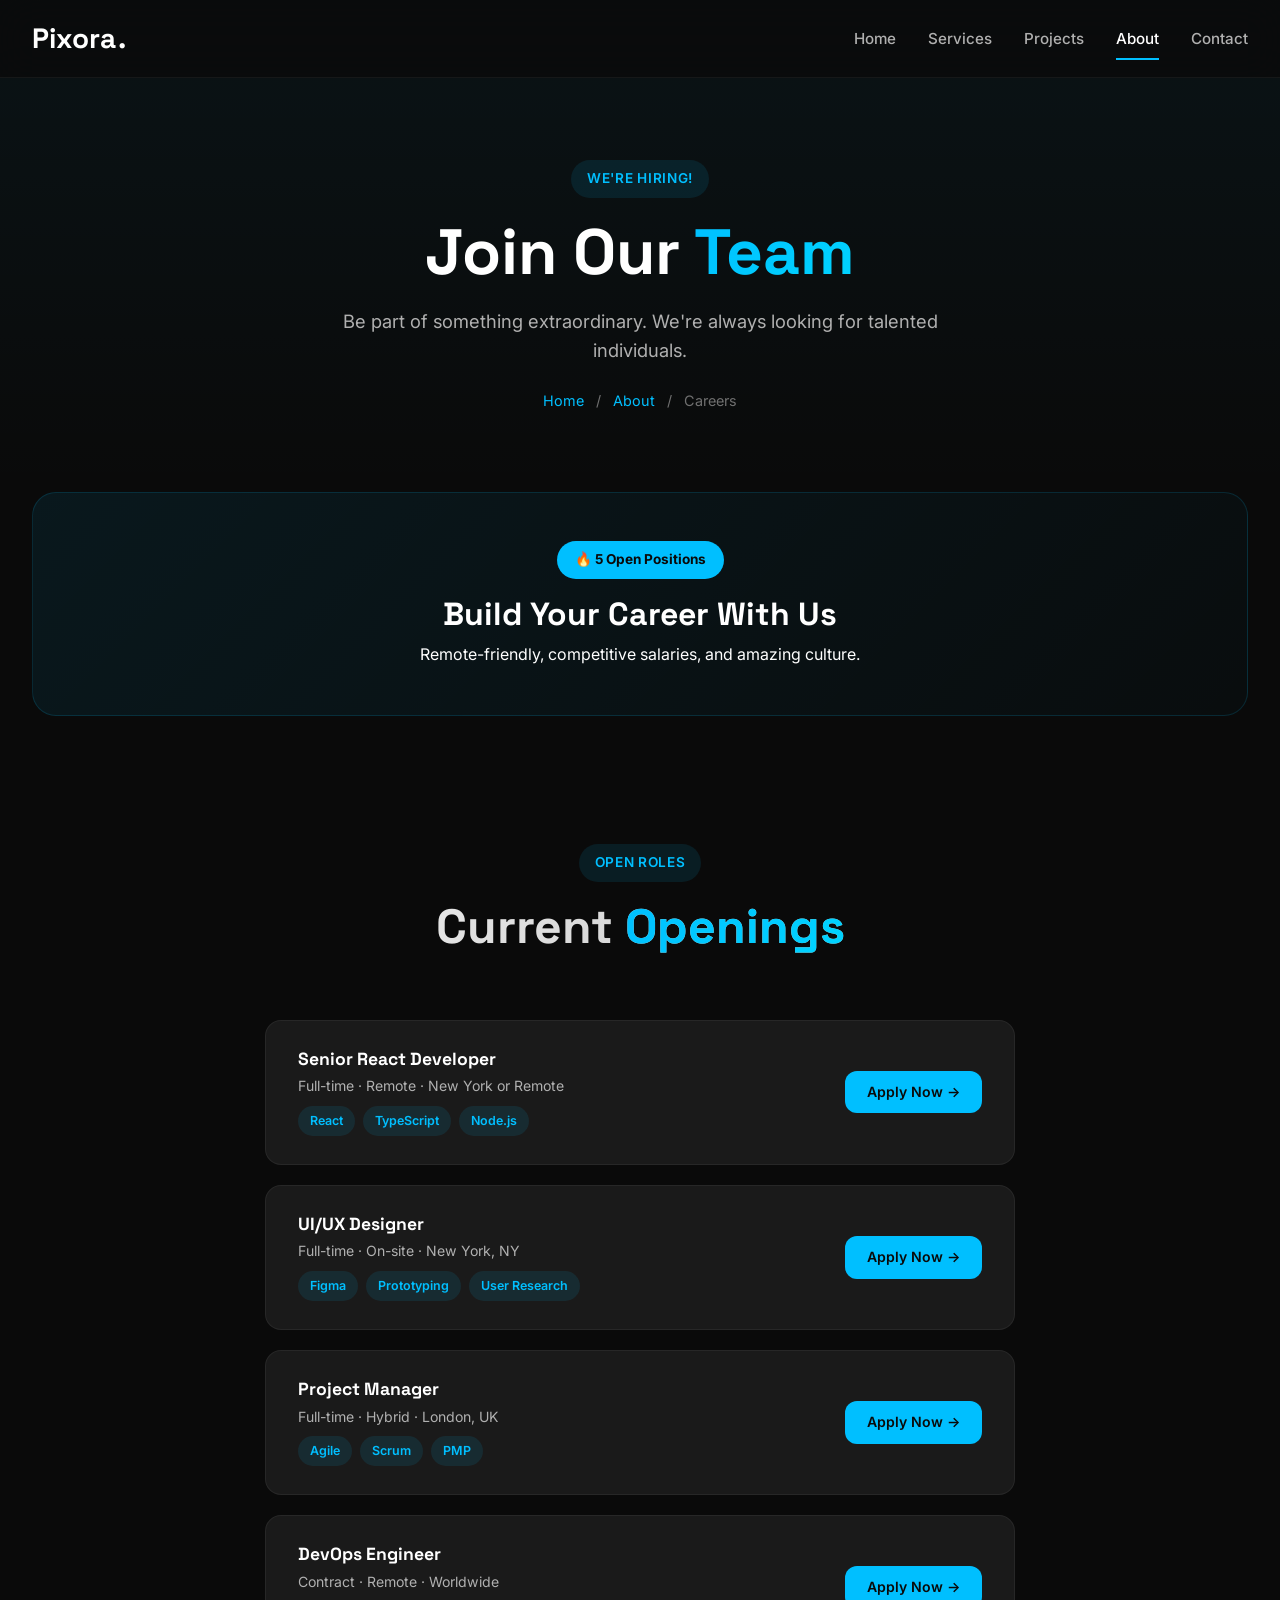
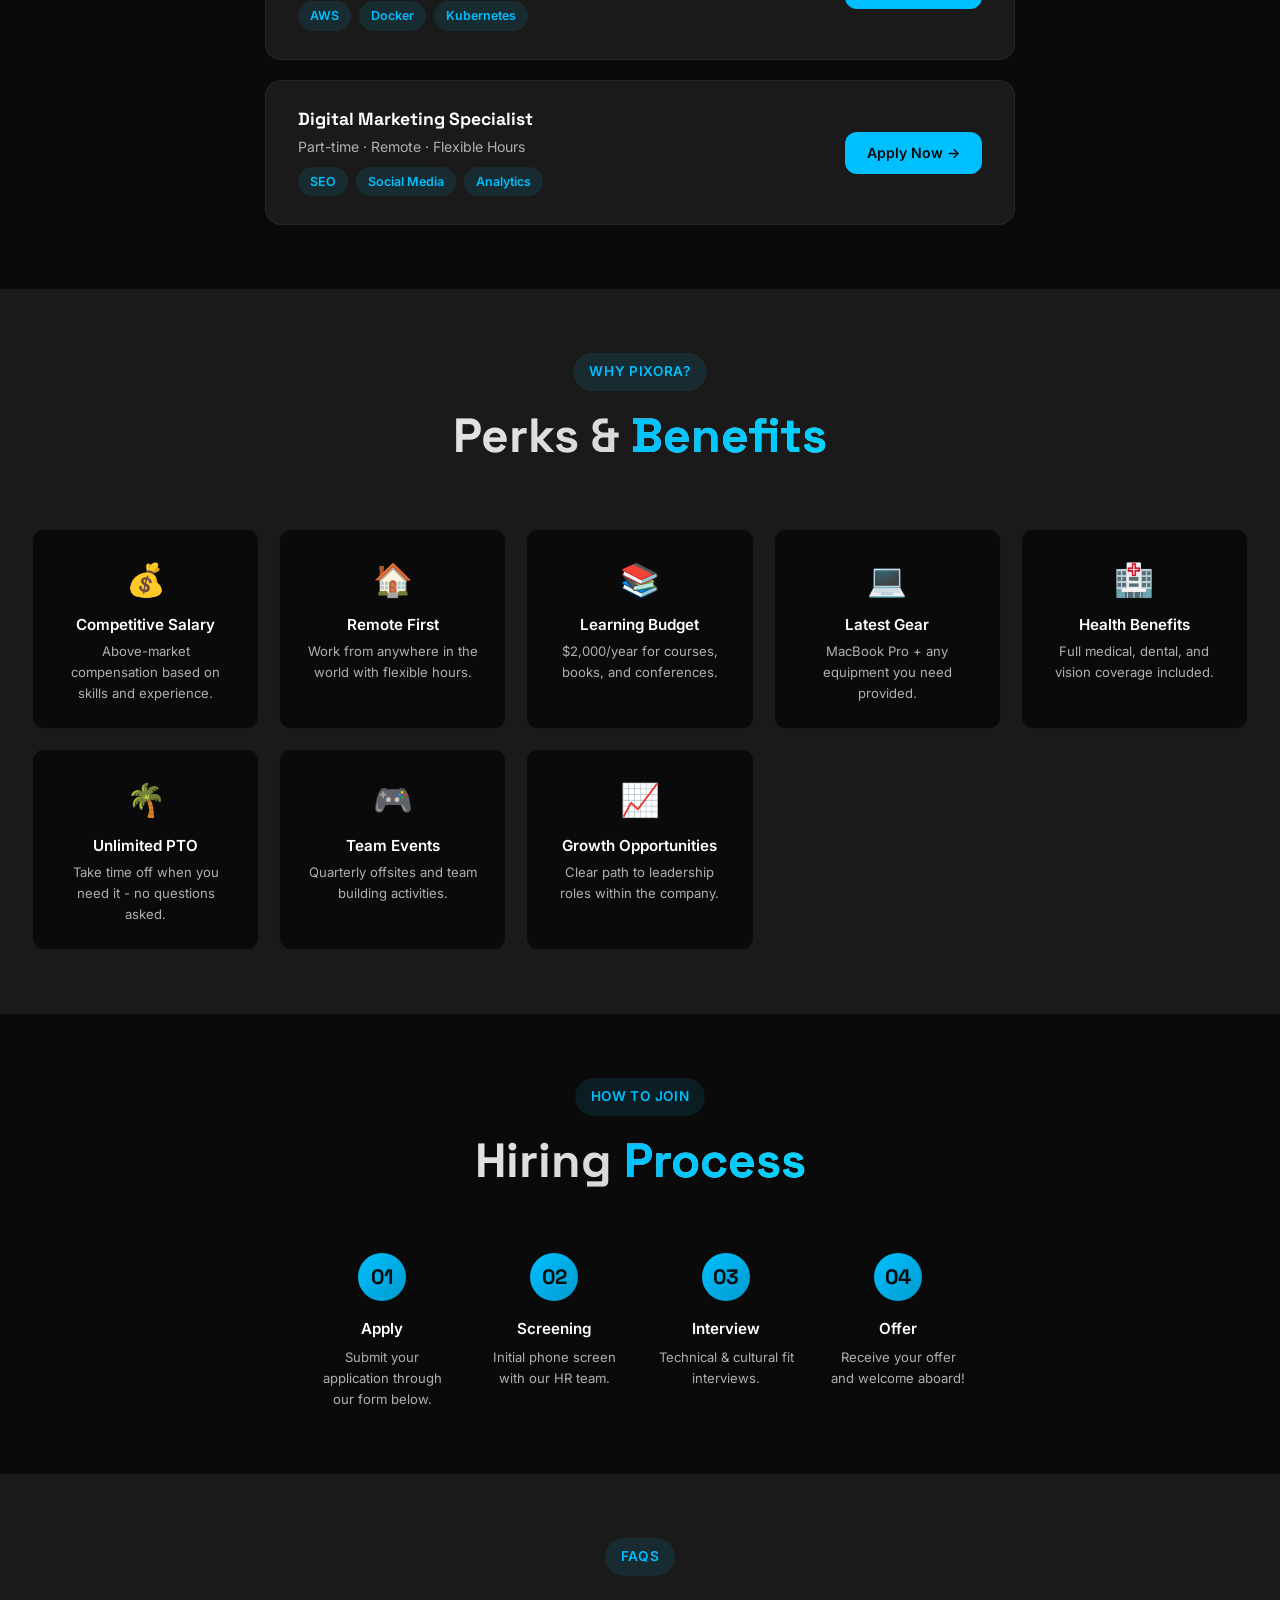
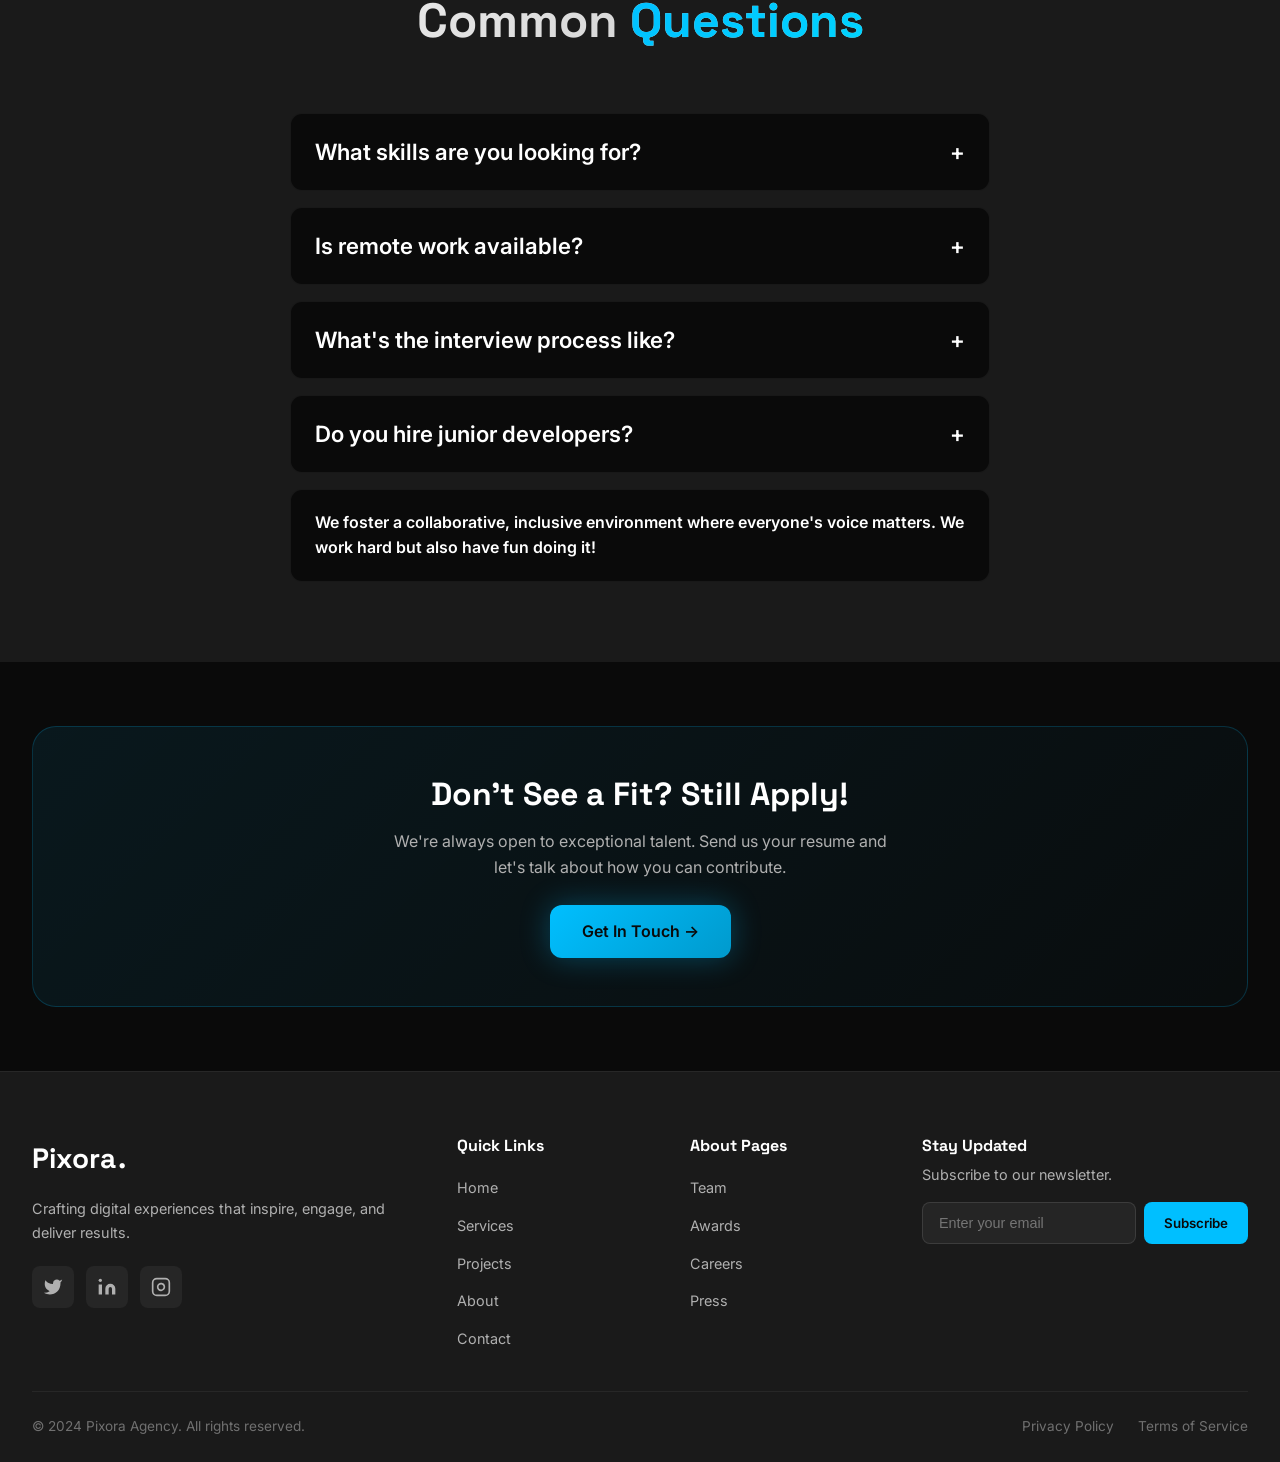
<file: careers.html>
<!DOCTYPE html>
<html lang="en">
<head>
    <meta charset="UTF-8">
    <meta name="viewport" content="width=device-width, initial-scale=1.0">
    <title>Pixora - Careers</title>
    <link href="https://fonts.googleapis.com/css2?family=Inter:wght@300;400;500;600;700;800&family=Space+Grotesk:wght@400;500;600;700&display=swap" rel="stylesheet">
    <style>
        :root{--bg:#0a0a0a;--bg2:#1a1a1a;--w:#fff;--g:#b0b0b0;--m:#707070;--ac:#00bfff;--ach:#009acd;--gl:rgba(0,191,255,.3);--f:'Inter',sans-serif;--d:'Space Grotesk',sans-serif;--rs:8px;--rm:12px;--rl:16px;--rx:24px}
        *,*::before,*::after{margin:0;padding:0;box-sizing:border-box}html{scroll-behavior:smooth;font-size:16px}
        body{font-family:var(--f);background:var(--bg);color:var(--w);line-height:1.6;overflow-x:hidden}
        ul{list-style:none}a{text-decoration:none;color:inherit;transition:color .2s}
        button{font-family:inherit;cursor:pointer;border:none;background:none;outline:none}
        .cnt{max-width:1280px;margin:0 auto;padding:0 2rem}
        h1,h2,h3,h4{font-family:var(--d);font-weight:700;line-height:1.2}
        .tg{display:inline-block;padding:.5rem 1rem;background:rgba(0,191,255,.1);color:var(--ac);font-size:.85rem;font-weight:600;letter-spacing:.05em;text-transform:uppercase;border-radius:24px;margin-bottom:1rem}
        .st{font-size:clamp(2rem,5vw,3rem);margin-bottom:1rem;background:linear-gradient(135deg,#fff,#b0b0b0);-webkit-background-clip:text;-webkit-text-fill-color:transparent}
        .sd{color:var(--g);font-size:1.1rem;max-width:600px;margin:0 auto}.shdr{text-align:center;margin-bottom:4rem}
        .hl{background:linear-gradient(135deg,var(--ac),#00d4ff);-webkit-background-clip:text;-webkit-text-fill-color:transparent}
        .nb{position:fixed;top:0;left:0;right:0;z-index:1000;padding:1rem 0;background:rgba(10,10,10,.8);backdrop-filter:blur(20px);border-bottom:1px solid rgba(255,255,255,.05);transition:all .3s}
        .nb.sc{padding:.75rem 0;background:rgba(10,10,10,.95);box-shadow:0 4px 16px rgba(0,0,0,.4)}
        .nc{max-width:1280px;margin:0 auto;padding:0 2rem;display:flex;align-items:center;justify-content:space-between}
        .logo{display:flex;align-items:center;gap:2px;font-family:var(--d);font-size:1.75rem;font-weight:700;z-index:1001}.lt{color:var(--w)}.ld{color:var(.ac)}
        .nls{display:flex;align-items:center;gap:2rem}
        .nl{font-size:.95rem;font-weight:500;color:var(--g);position:relative;padding:.5rem 0;transition:color .2s}
        .nl::after{content:'';position:absolute;bottom:-4px;left:0;width:0;height:2px;background:var(--ac);transition:width .3s}
        .nl:hover,.nl.act{color:var(--w)}.nl:hover::after,.nl.act::after{width:100%}
        .mmb{display:none;width:40px;height:40px;position:relative;z-index:1001}
        .hb,.hb::bef,.hb::aft{display:block;width:24px;height:2px;background:var(--w);position:absolute;transition:all .3s}
        .hb{top:50%;left:50%;transform:translate(-50%,-50%)}.hb::bef{content:'';top:-8px}.hb::aft{content:'';top:8px}
        .mmb.act .hb{background:transparent}.mmb.act .hb::bef{top:0;transform:rotate(45deg)}.mmb.act .hb::aft{top:0;transform:rotate(-45deg)}
        .ph{padding:160px 2rem 80px;text-align:center;background:linear-gradient(180deg,rgba(0,191,255,.05),transparent)}
        .pt{font-size:clamp(2.5rem,6vw,4rem);margin-bottom:1rem}.ps{color:var(--g);font-size:1.15rem;max-width:600px;margin:0 auto 1.5rem}
        .bc{display:flex;align-items:center;justify-content:center;gap:.75rem;font-size:.9rem;color:var(--m)}.bc a{color:var(--ac)}

        /* Hero Banner */
        .hero-banner{padding:3rem 0;text-align:center;background:linear-gradient(135deg,rgba(0,191,255,.08),rgba(0,191,255,.02));border:1px solid rgba(0,191,255,.15);border-radius:var(--rx);margin-bottom:4rem}
        .hero-badge{display:inline-flex;align-items:center;gap:.5rem;padding:8px 18px;background:var(--ac);color:var(--bg);border-radius:30px;font-size:.85rem;font-weight:700;margin-bottom:1rem}
        .hero-banner h2{font-size:clamp(1.5rem,3vw,2rem);margin-bottom:.5rem}

        /* Jobs Section */
        .jobs-section{padding:4rem 0}
        .job-list{max-width:750px;margin:0 auto;display:flex;flex-direction:column;gap:1.25rem}
        .job-card{
            display:flex;justify-content:space-between;align-items:center;
            padding:1.75rem 2rem;
            background:var(--bg2);
            border:1px solid rgba(255,255,255,.06);
            border-radius:var(--rl);
            transition:all .3s;
            gap:1.5rem;
            flex-wrap:wrap;
        }
        .job-card:hover{border-color:rgba(0,191,255,.25);transform:translateX(5px)}
        .job-info{flex:1;min-width:200px}
        .job-info h3{font-size:1.1rem;margin-bottom:.35rem}
        .job-info p{font-size:.88rem;color:var(--g);margin-bottom:.5rem}
        .job-tags{display:flex;flex-wrap:wrap;gap:.5rem}
        .job-tag{padding:5px 12px;background:rgba(0,191,255,.1);color:var(--ac);border-radius:20px;font-size:.78rem;font-weight:600}
        .job-cta{padding:10px 22px;background:var(--ac);color:var(--bg);border-radius:var(--rm);font-size:.88rem;font-weight:600;white-space:nowrap;transition:all .2s}
        .job-cta:hover{background:var(--ach);transform:translateX(3px)}

        /* Perks Section */
        .perks-section{padding:4rem 0;background:var(--bg2)}
        .perks-grid{display:grid;grid-template-columns:repeat(auto-fit,minmax(220px,1fr));gap:1.25rem}
        .perk-item{padding:1.5rem;background:var(--bg);border:1px solid rgba(255,255,255,.06);border-radius:var(--rm);text-align:center;transition:all .3s}
        .perk-item:hover{border-color:var(--ac);transform:translateY(-4px)}
        .perk-icon{font-size:2rem;margin-bottom:.5rem}
        .perk-title{font-size:.95rem;font-weight:600;margin-bottom:.25rem}
        .perk-desc{font-size:.82rem;color:var(--g)}

        /* Process */
        .process-section{padding:4rem 0}
        .process-steps{display:flex;justify-content:center;flex-wrap:wrap;gap:2rem;max-width:900px;margin:0 auto}
        .proc-step{text-align:center;max-width:140px}
        .proc-num{width:48px;height:48px;margin:0 auto 1rem;display:flex;align-items:center;justify-content:center;background:linear-gradient(135deg,var(--ac),var(--ach));color:var(--bg);font-family:var(--d);font-size:1.3rem;font-weight:800;border-radius:50%;line-height:1}
        .proc-title{font-size:.95rem;font-weight:600;margin-bottom:.35rem}
        .proc-desc{font-size:.82rem;color:var(--g)}

        /* FAQ */
        .faq-section{padding:4rem 0;background:var(--bg2)}
        .faq-list{max-width:700px;margin:0 auto}
        .faq-item{background:var(--bg);border:1px solid rgba(255,255,255,.06);border-radius:var(--rm);margin-bottom:1rem;overflow:hidden;transition:all .3s}
        .faq-item.open{border-color:rgba(0,191,255,.2)}
        .faq-q{padding:1.25rem 1.5rem;display:flex;align-items:center;justify-content:space-between;cursor:pointer;font-weight:600;font-size:1rem;transition:color .2s}
        .faq-q:hover{color:var(.ac)}
        .faq-q span{font-size:1.4rem;transition:transform .3s}
        .faq-item.open .faq-q span{transform:rotate(45deg)}
        .faq-a{max-height:0;overflow:hidden;padding:0 1.5rem;color:var(--g);font-size:.92rem;line-height:1.7;transition:max-height .3s ease,padding .3s ease}
        .faq-item.open .faq-a{max-height:200px;padding:0 1.5rem 1.25rem}

        /* CTA */
        .cta-sec{padding:4rem 0}
        .cta-box{text-align:center;padding:3rem;background:linear-gradient(135deg,rgba(0,191,255,.08),rgba(0,191,255,.02));border:1px solid rgba(0,191,255,.2);border-radius:var(--rx)}
        .cta-box h2{font-size:2rem;margin-bottom:1rem}.cta-box p{color:var(--g);margin-bottom:1.5rem;max-width:500px;margin-left:auto;margin-right:auto}
        .btn{display:inline-flex;align-items:center;justify-content:center;gap:.5rem;padding:14px 32px;font-size:1rem;font-weight:600;border-radius:var(--rm);transition:all .3s}
        .btn-p{background:linear-gradient(135deg,var(--ac),var(--ach));color:var(--bg);box-shadow:0 0 30px var(--gl)}.btn-p:hover{transform:translateY(-2px)}

        .ft{background:var(--bg2);border-top:1px solid rgba(255,255,255,.06);padding:4rem 0 1.5rem}
        .fg{display:grid;grid-template-columns:2fr 1fr 1fr 1.5fr;gap:2.5rem;margin-bottom:2.5rem}
        .fb .logo{margin-bottom:1rem}.fd{color:var(--g);font-size:.9rem;line-height:1.7;margin-bottom:1.25rem}
        .ss{display:flex;gap:.75rem}
        .sl{width:42px;height:42px;display:flex;align-items:center;justify-content:center;background:rgba(255,255,255,.05);border-radius:var(--rs);transition:all .3s}
        .sl svg{width:20px;height:20px;color:var(--g)}.sl:hover{background:var(--ac)}.sl:hover svg{color:var(--bg)}
        .fl h4{font-size:1rem;margin-bottom:1.25rem}.fl ul{display:flex;flex-direction:column;gap:.75rem}
        .fl a{color:var(--g);font-size:.9rem}.fl a:hover{color:var(--ac)}
        .fn h4{font-size:1rem;margin-bottom:.5rem}.fn p{color:var(--g);font-size:.9rem;margin-bottom:1rem}
        .nf{display:flex;gap:.5rem}
        .nf input{flex:1;padding:12px 16px;background:rgba(255,255,255,.05);border:1px solid rgba(255,255,255,.1);border-radius:var(--rs);color:var(--w);font-size:.9rem}
        .nf button{padding:12px 20px;background:var(--ac);color:var(--bg);border-radius:var(--rs);font-weight:600}
        .fbt{display:flex;align-items:center;justify-content:space-between;padding-top:1.5rem;border-top:1px solid rgba(255,255,255,.06)}
        .fbt p{color:var(--m);font-size:.85rem}.fbl{display:flex;gap:1.5rem}.fbl a{color:var(--m);font-size:.85rem}.fbl a:hover{color:var(--ac)}
        .btt{position:fixed;bottom:30px;right:30px;width:48px;height:48px;background:var(--ac);color:var(--bg);border-radius:50%;display:flex;align-items:center;justify-content:center;box-shadow:0 0 30px var(--gl);opacity:0;visibility:hidden;transform:translateY(20px);transition:all .3s;z-index:999}
        .btt.v{opacity:1;visibility:visible;transform:translateY(0)}.btt:hover{transform:translateY(-4px)}.btt svg{width:24px;height:24px}

        @media(max-width:1024px){.fg{grid-template-columns:1fr 1fr}}
        @media(max-width:768px){
            .mmb{display:block}.nls{position:fixed;top:0;right:-100%;width:80%;max-width:360px;height:100vh;background:var(--bg2);flex-direction:column;justify-content:center;align-items:center;gap:2rem;padding:2rem;transition:right .3s;box-shadow:0 8px 32px rgba(0,0,0,.5)}
            .nls.act{right:0}.nl{font-size:1.25rem}.job-card{flex-direction:column;align-items:flex-start}.job-cta{align-self:flex-start;margin-top:1rem}.perks-grid{grid-template-columns:1fr 1fr}.process-steps{gap:1.25rem}.fg{grid-template-columns:1fr;text-align:center}.ss{justify-content:center}.fbt{flex-direction:column;gap:1rem;text-align:center}
        }
        @media(max-width:480px){html{font-size:14px}.cnt{padding:0 1rem}.btn{padding:12px 24px}.nf{flex-direction:column}.btt{bottom:20px;right:20px;width:42px;height:42px}}
    </style>
</head>
<body>

    <nav class="nb sc" id="nb">
        <div class="nc">
            <a href="index.html" class="logo"><span class="lt">Pixora</span><span class="ld">.</span></a>
            <ul class="nls" id="nls">
                <li><a href="index.html" class="nl">Home</a></li>
                <li><a href="services.html" class="nl">Services</a></li>
                <li><a href="projects.html" class="nl">Projects</a></li>
                <li><a href="about.html" class="nl act">About</a></li>
                <li><a href="contact.html" class="nl">Contact</a></li>
            </ul>
            <button class="mmb" id="mmb"><span class="hb"></span></button>
        </div>
    </nav>

    <section class="ph">
        <div class="cnt">
            <span class="tg">We're Hiring!</span>
            <h1 class="pt">Join Our <span class="hl">Team</span></h1>
            <p class="ps">Be part of something extraordinary. We're always looking for talented individuals.</p>
            <div class="bc"><a href="index.html">Home</a><span>/</span><a href="about.html">About</a><span>/</span><span>Careers</span></div>
        </div>
    </section>

    <!-- Open Positions Banner -->
    <div class="cnt">
        <div class="hero-banner">
            <div class="hero-badge">🔥 5 Open Positions</div>
            <h2>Build Your Career With Us</h2>
            <p>Remote-friendly, competitive salaries, and amazing culture.</p>
        </div>
    </div>

    <!-- Job Listings -->
    <section class="jobs-section">
        <div class="cnt">
            <div class="shdr"><span class="tg">Open Roles</span><h2 class="st">Current <span class="hl">Openings</span></h2></div>
            
            <div class="job-list">

                <!-- Job 1 -->
                <div class="job-card">
                    <div class="job-info">
                        <h3>Senior React Developer</h3>
                        <p>Full-time · Remote · New York or Remote</p>
                        <div class="job-tags">
                            <span class="job-tag">React</span>
                            <span class="job-tag">TypeScript</span>
                            <span class="job-tag">Node.js</span>
                        </div>
                    </div>
                    <a href="#" class="job-cta">Apply Now →</a>
                </div>

                <!-- Job 2 -->
                <div class="job-card">
                    <div class="job-info">
                        <h3>UI/UX Designer</h3>
                        <p>Full-time · On-site · New York, NY</p>
                        <div class="job-tags">
                            <span class="job-tag">Figma</span>
                            <span class="job-tag">Prototyping</span>
                            <span class="job-tag">User Research</span>
                        </div>
                    </div>
                    <a href="#" class="job-cta">Apply Now →</a>
                </div>

                <!-- Job 3 -->
                <div class="job-card">
                    <div class="job-info">
                        <h3>Project Manager</h3>
                        <p>Full-time · Hybrid · London, UK</p>
                        <div class="job-tags">
                            <span class="job-tag">Agile</span>
                            <span class="job-tag">Scrum</span>
                            <span class="job-tag">PMP</span>
                        </div>
                    </div>
                    <a href="#" class="job-cta">Apply Now →</a>
                </div>

                <!-- Job 4 -->
                <div class="job-card">
                    <div class="job-info">
                        <h3>DevOps Engineer</h3>
                        <p>Contract · Remote · Worldwide</p>
                        <div class="job-tags">
                            <span class="job-tag">AWS</span>
                            <span class="job-tag">Docker</span>
                            <span class="job-tag">Kubernetes</span>
                        </div>
                    </div>
                    <a href="#" class="job-cta">Apply Now →</a>
                </div>

                <!-- Job 5 -->
                <div class="job-card">
                    <div class="job-info">
                        <h3>Digital Marketing Specialist</h3>
                        <p>Part-time · Remote · Flexible Hours</p>
                        <div class="job-tags">
                            <span class="job-tag">SEO</span>
                            <span class="job-tag">Social Media</span>
                            <span class="job-tag">Analytics</span>
                        </div>
                    </div>
                    <a href="#" class="job-cta">Apply Now →</a>
                </div>

            </div>
        </div>
    </section>

    <!-- Perks/Benefits -->
    <section class="perks-section">
        <div class="cnt">
            <div class="shdr"><span class="tg">Why Pixora?</span><h2 class="st">Perks & <span class="hl">Benefits</span></h2></div>
            <div class="perks-grid">
                <div class="perk-item">
                    <div class="perk-icon">💰</div>
                    <div class="perk-title">Competitive Salary</div>
                    <div class="perk-desc">Above-market compensation based on skills and experience.</div>
                </div>
                <div class="perk-item">
                    <div class="perk-icon">🏠</div>
                    <div class="perk-title">Remote First</div>
                    <div class="perk-desc">Work from anywhere in the world with flexible hours.</div>
                </div>
                <div class="perk-item">
                    <div class="perk-icon">📚</div>
                    <div class="perk-title">Learning Budget</div>
                    <div class="perk-desc">$2,000/year for courses, books, and conferences.</div>
                </div>
                <div class="perk-item">
                    <div class="perk-icon">💻</div>
                    <div class="perk-title">Latest Gear</div>
                    <div class="perk-desc">MacBook Pro + any equipment you need provided.</div>
                </div>
                <div class="perk-item">
                    <div class="perk-icon">🏥</div>
                    <div class="perk-title">Health Benefits</div>
                    <div class="perk-desc">Full medical, dental, and vision coverage included.</div>
                </div>
                <div class="perk-item">
                    <div class="perk-icon">🌴</div>
                    <div class="perk-title">Unlimited PTO</div>
                    <div class="perk-desc">Take time off when you need it - no questions asked.</div>
                </div>
                <div class="perk-item">
                    <div class="perk-icon">🎮</div>
                    <div class="perk-title">Team Events</div>
                    <div class="perk-desc">Quarterly offsites and team building activities.</div>
                </div>
                <div class="perk-item">
                    <div class="perk-icon">📈</div>
                    <div class="perk-title">Growth Opportunities</div>
                    <div class="perk-desc">Clear path to leadership roles within the company.</div>
                </div>
            </div>
        </div>
    </section>

    <!-- Hiring Process -->
    <section class="process-section">
        <div class="cnt">
            <div class="shdr"><span class="tg">How to Join</span><h2 class="st">Hiring <span class="hl">Process</span></h2></div>
            <div class="process-steps">
                <div class="proc-step"><div class="proc-num">01</div><div class="proc-title">Apply</div><div class="proc-desc">Submit your application through our form below.</div></div>
                <div class="proc-step"><div class="proc-num">02</div><div class="proc-title">Screening</div><div class="proc-desc">Initial phone screen with our HR team.</div></div>
                <div class="proc-step"><div class="proc-num">03</div><div class="proc-title">Interview</div><div class="proc-desc">Technical & cultural fit interviews.</div></div>
                <div class="proc-step"><div class="proc-num">04</div><div class="proc-title">Offer</div><div class="proc-desc">Receive your offer and welcome aboard!</div></div>
            </div>
        </div>
    </section>

    <!-- FAQ -->
    <section class="faq-section">
        <div class="cnt">
            <div class="shdr"><span class="tag" style="background:rgba(0,191,255,.1);color:var(--ac);font-size:.85rem;font-weight:600;letter-spacing:.05em;text-transform:uppercase;border-radius:24px;display:inline-block;padding:.5rem 1rem;margin-bottom:1rem">FAQs</span><h2 class="st">Common <span class="hl">Questions</span></h2></div>
            <div class="faq-list">
                <div class="faq-item">
                    <div class="faq-q" onclick="this.parentElement.classList.toggle('open')"><span>What skills are you looking for?</span><span>+</span></div>
                    <div class="faq-a">We look for a combination of technical expertise, problem-solving ability, and cultural fit. Specific requirements vary by role but we value passion and willingness to learn above all else.</div>
                </div>
                <div class="faq-item">
                    <div class="faq-q" onclick="this.parentElement.classList.toggle('open')"><span>Is remote work available?</span><span>+</span></div>
                    <div class="faq-a">Yes! Many of our positions offer fully remote options. Some roles may require occasional on-site visits depending on team needs.</div>
                </div>
                <div class="faq-item">
                    <div class="faq-q" onclick="this.parentElement.classList.toggle('open')"><span>What's the interview process like?</span><span>+</span></div>
                    <div class="faq-a">Our process typically includes an initial recruiter call, technical assessment, team interviews, and a final conversation with leadership.</div>
                </div>
                <div class="faq-item">
                    <div class="faq-q" onclick="this.parentElement.classList.toggle('open')"><span>Do you hire junior developers?</span><span>+</span></div>
                    <div class="faq-a">Absolutely! We believe in growing talent. If you're passionate and eager to learn, we'd love to hear from you regardless of experience level.</div>
                </div>
                <div class="faq-item">
                    <div class="faq-q" onclick="this.parentElement.classList.toggle('open')><span>What's the culture like?</span><span>+</span></div>
                    <div class="faq-a">We foster a collaborative, inclusive environment where everyone's voice matters. We work hard but also have fun doing it!</div>
                </div>
            </div>
        </div>
    </section>

    <!-- CTA -->
    <section class="cta-sec">
        <div class="cnt">
            <div class="cta-box">
                <h2>Don't See a Fit? Still Apply!</h2>
                <p>We're always open to exceptional talent. Send us your resume and let's talk about how you can contribute.</p>
                <a href="contact.html" class="btn btn-p">Get In Touch →</a>
            </div>
        </div>
    </section>

    <footer class="ft">
        <div class="cnt">
            <div class="fg">
                <div class="fb"><a href="index.html" class="logo"><span class="lt">Pixora</span><span class="ld">.</span></a><p class="fd">Crafting digital experiences that inspire, engage, and deliver results.</p><div class="ss"><a href="#" class="sl"><svg viewBox="0 0 24 24" fill="currentColor"><path d="M23 3a10.9 10.9 0 0 1-3.14 1.53 4.48 4.48 0 0 0-7.86 3v1A10.66 10.66 0 0 1 3 4s-4 9 5 13a11.64 11.64 0 0 1-7 2c9 5 20 0 20-11.5a4.5 4.5 0 0 0-.08-.83A7.72 7.72 0 0 0 23 3z"/></svg></a><a href="#" class="sl"><svg viewBox="0 0 24 24" fill="currentColor"><path d="M16 8a6 6 0 0 1 6 6v7h-4v-7a2 2 0 0 0-2-2 2 2 0 0 0-2 2v7h-4v-7a6 6 0 0 1 6-6z"/><rect x="2" y="9" width="4" height="12"/><circle cx="4" cy="4" r="2"/></svg></a><a href="#" class="sl"><svg viewBox="0 0 24 24" fill="none" stroke="currentColor" stroke-width="2"><rect x="2" y="2" width="20" height="20" rx="5"/><path d="M16 11.37A4 4 0 1 1 12.63 8 4 4 0 0 1 16 11.37z"/><line x1="17.5" y1="6.5" x2="17.51" y2="6.5"/></svg></a></div></div>
                <div class="fl"><h4>Quick Links</h4><ul><li><a href="index.html">Home</a></li><li><a href="services.html">Services</a></li><li><a href="projects.html">Projects</a></li><li><a href="about.html">About</a></li><li><a href="contact.html">Contact</a></li></ul></div>
                <div class="fl"><h4>About Pages</h4><ul><li><a href="team.html">Team</a></li><li><a href="awards.html">Awards</a></li><li><a href="careers.html">Careers</a></li><li><a href="press.html">Press</a></li></ul></div>
                <div class="fn"><h4>Stay Updated</h4><p>Subscribe to our newsletter.</p><form class="nf" onsubmit="event.preventDefault();alert('Thanks! We\'ll be in touch.');this.reset();"><input type="email" placeholder="Enter your email" required><button type="submit">Subscribe</button></form></div>
            </div>
            <div class="fbt"><p>&copy; 2024 Pixora Agency. All rights reserved.</p><div class="fbl"><a href="#">Privacy Policy</a><a href="#">Terms of Service</a></div></div>
        </div>
    </footer>

    <button class="btt" id="btt"><svg viewBox="0 0 24 24" fill="none" stroke="currentColor" stroke-width="2"><polyline points="18 15 12 9 6 15"/></svg></button>

    <script>
        document.addEventListener('DOMContentLoaded',function(){
            var nb=document.getElementById('nb');if(nb){window.addEventListener('scroll',function(){nb.classList.toggle('sc',window.scrollY>50)},{passive:true})}
            var mb=document.getElementById('mmb'),nl=document.getElementById('nls');
            if(mb&&nl){mb.onclick=function(){mb.classList.toggle('act');nl.classList.toggle('act');document.body.style.overflow=nl.classList.contains('act')?'hidden':''};nl.querySelectorAll('.nl').forEach(function(l){l.onclick=function(){mb.classList.remove('act');nl.classList.remove('act');document.body.style.overflow=''}})}
            var bt=document.getElementById('btt');if(bt){window.addEventListener('scroll',function(){bt.classList.toggle('v',window.scrollY>400)},{passive:true});bt.onclick=function(){window.scrollTo({top:0,behavior:'smooth'})}}
            var els=document.querySelectorAll('.job-card,.perk-item,.proc-step,.faq-item');els.forEach(function(e){e.style.opacity='0';e.style.transform='translateY(20px)';e.style.transition='opacity .5s ease,transform .5s ease'});
            var obs=new IntersectionObserver(function(en){en.forEach(function(e,i){if(e.isIntersecting){setTimeout(function(){e.target.style.opacity='1';e.target.style.transform='translateY(0)'},i*80);obs.unobserve(e.target)}})},{threshold:0.1});
            els.forEach(function(e){obs.observe(e)});
        });
    </script>
</body>
</html>
</file>
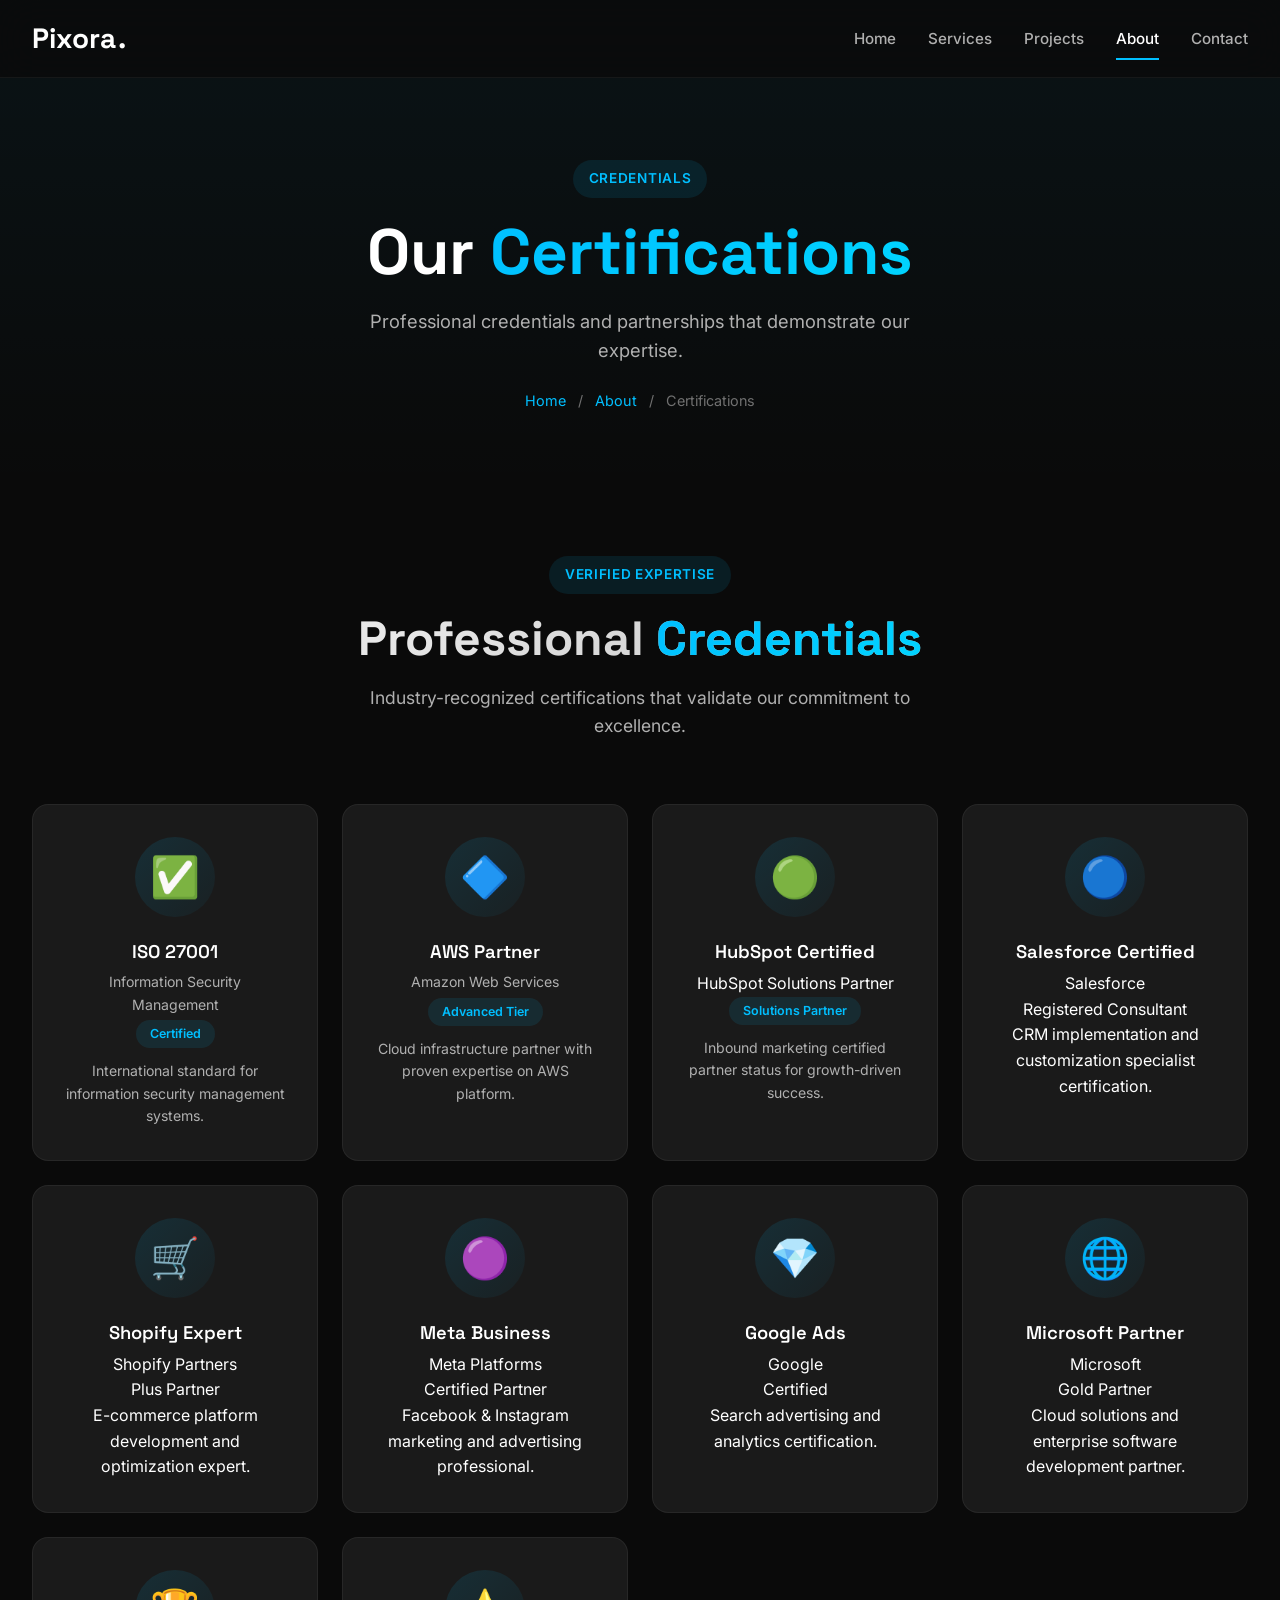
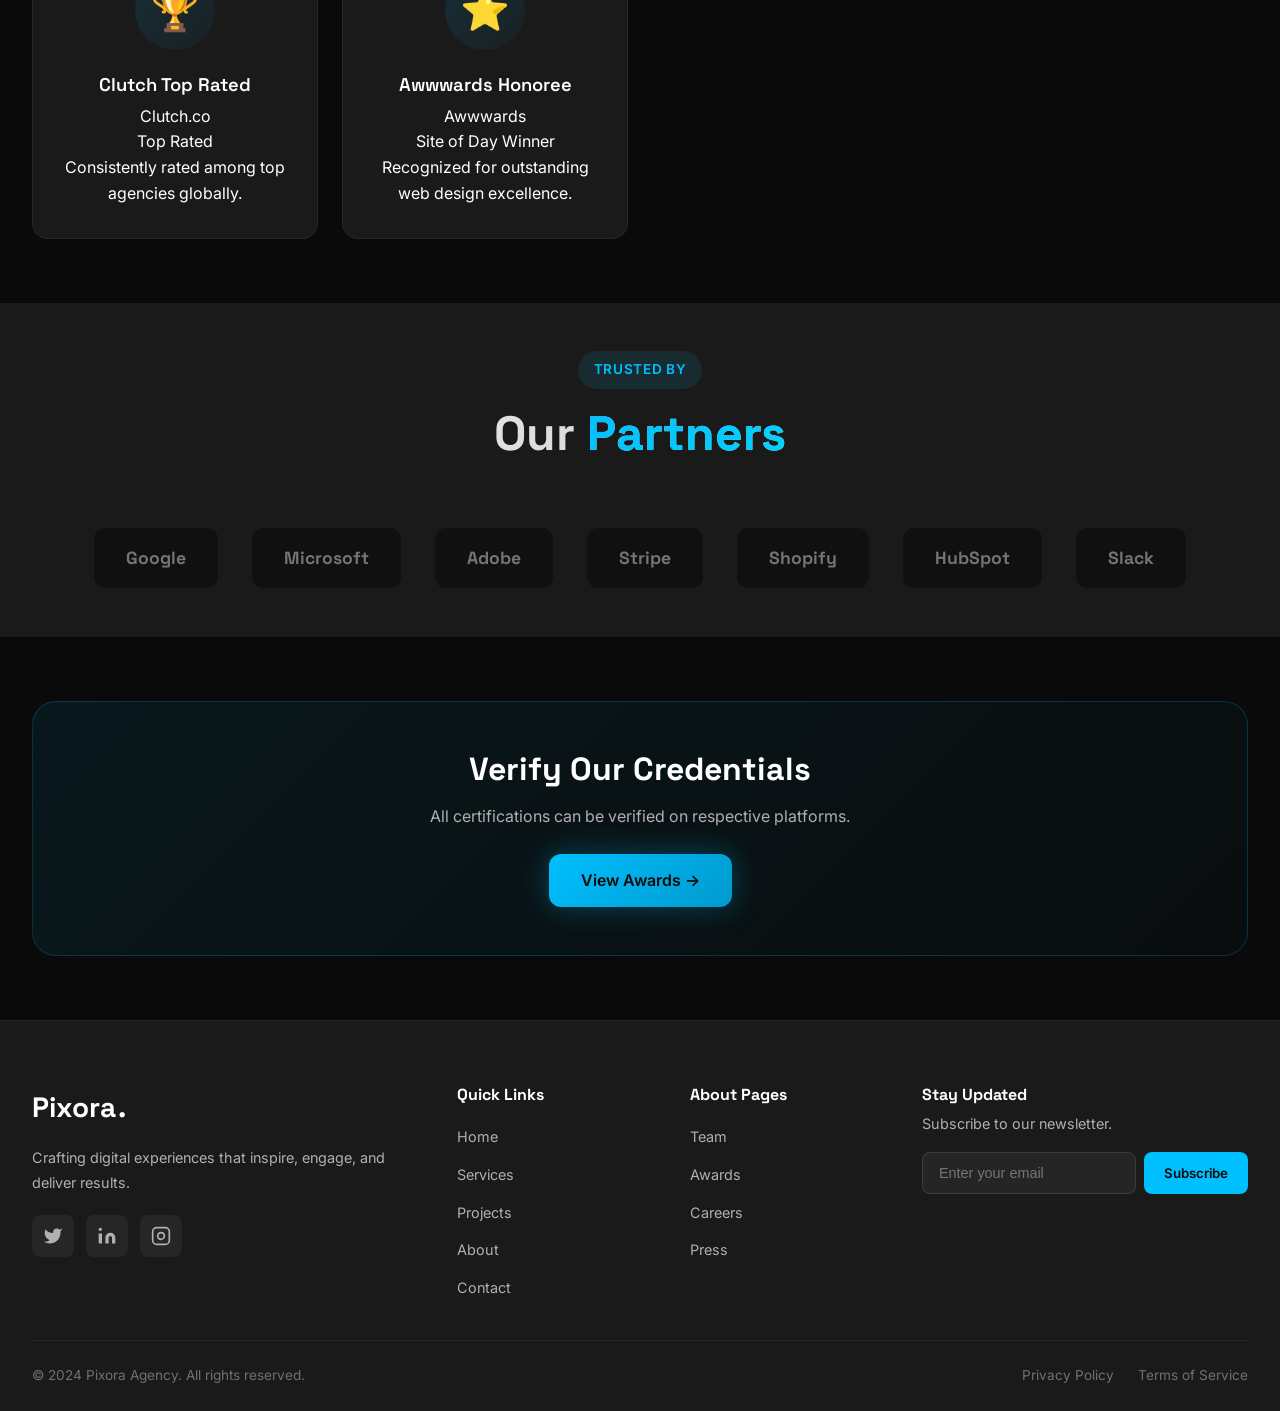
<file: certifications.html>
<!DOCTYPE html>
<html lang="en">
<head>
    <meta charset="UTF-8">
    <meta name="viewport" content="width=device-width, initial-scale=1.0">
    <title>Pixora - Certifications</title>
    <link href="https://fonts.googleapis.com/css2?family=Inter:wght@300;400;500;600;700;800&family=Space+Grotesk:wght@400;500;600;700&display=swap" rel="stylesheet">
    <style>
        :root{--bg:#0a0a0a;--bg2:#1a1a1a;--w:#fff;--g:#b0b0b0;--m:#707070;--ac:#00bfff;--ach:#009acd;--gl:rgba(0,191,255,.3);--f:'Inter',sans-serif;--d:'Space Grotesk',sans-serif;--rs:8px;--rm:12px;--rl:16px;--rx:24px}
        *,*::before,*::after{margin:0;padding:0;box-sizing:border-box}html{scroll-behavior:smooth;font-size:16px}
        body{font-family:var(--f);background:var(--bg);color:var(--w);line-height:1.6;overflow-x:hidden}
        ul{list-style:none}a{text-decoration:none;color:inherit;transition:color .2s}
        button{font-family:inherit;cursor:pointer;border:none;background:none;outline:none}
        .cnt{max-width:1280px;margin:0 auto;padding:0 2rem}
        h1,h2,h3,h4{font-family:var(--d);font-weight:700;line-height:1.2}
        .tg{display:inline-block;padding:.5rem 1rem;background:rgba(0,191,255,.1);color:var(--ac);font-size:.85rem;font-weight:600;letter-spacing:.05em;text-transform:uppercase;border-radius:24px;margin-bottom:1rem}
        .st{font-size:clamp(2rem,5vw,3rem);margin-bottom:1rem;background:linear-gradient(135deg,#fff,#b0b0b0);-webkit-background-clip:text;-webkit-text-fill-color:transparent}
        .sd{color:var(--g);font-size:1.1rem;max-width:600px;margin:0 auto}.shdr{text-align:center;margin-bottom:4rem}
        .hl{background:linear-gradient(135deg,var(--ac),#00d4ff);-webkit-background-clip:text;-webkit-text-fill-color:transparent}
        .nb{position:fixed;top:0;left:0;right:0;z-index:1000;padding:1rem 0;background:rgba(10,10,10,.8);backdrop-filter:blur(20px);border-bottom:1px solid rgba(255,255,255,.05);transition:all .3s}
        .nb.sc{padding:.75rem 0;background:rgba(10,10,10,.95);box-shadow:0 4px 16px rgba(0,0,0,.4)}
        .nc{max-width:1280px;margin:0 auto;padding:0 2rem;display:flex;align-items:center;justify-content:space-between}
        .logo{display:flex;align-items:center;gap:2px;font-family:var(--d);font-size:1.75rem;font-weight:700;z-index:1001}
        .lt{color:var(--w)}.ld{color:var(.ac)}
        .nls{display:flex;align-items:center;gap:2rem}
        .nl{font-size:.95rem;font-weight:500;color:var(--g);position:relative;padding:.5rem 0;transition:color .2s}
        .nl::after{content:'';position:absolute;bottom:-4px;left:0;width:0;height:2px;background:var(--ac);transition:width .3s}
        .nl:hover,.nl.act{color:var(--w)}.nl:hover::after,.nl.act::after{width:100%}
        .mmb{display:none;width:40px;height:40px;position:relative;z-index:1001}
        .hb,.hb::bef,.hb::aft{display:block;width:24px;height:2px;background:var(--w);position:absolute;transition:all .3s}
        .hb{top:50%;left:50%;transform:translate(-50%,-50%)}.hb::bef{content:'';top:-8px}.hb::aft{content:'';top:8px}
        .mmb.act .hb{background:transparent}.mmb.act .hb::bef{top:0;transform:rotate(45deg)}.mmb.act .hb::aft{top:0;transform:rotate(-45deg)}
        .ph{padding:160px 2rem 80px;text-align:center;background:linear-gradient(180deg,rgba(0,191,255,.05),transparent)}
        .pt{font-size:clamp(2.5rem,6vw,4rem);margin-bottom:1rem}.ps{color:var(--g);font-size:1.15rem;max-width:600px;margin:0 auto 1.5rem}
        .bc{display:flex;align-items:center;justify-content:center;gap:.75rem;font-size:.9rem;color:var(--m)}.bc a{color:var(--ac)}

        .certs-section{padding:4rem 0}
        .cert-grid{display:grid;grid-template-columns:repeat(auto-fit,minmax(280px,1fr));gap:1.5rem}
        .cert-card{background:var(--bg2);border:1px solid rgba(255,255,255,.06);border-radius:var(--rl);padding:2rem;text-align:center;transition:all .3s;position:relative;overflow:hidden}
        .cert-card::before{content:'';position:absolute;top:0;left:0;right:0;bottom:0;background:linear-gradient(135deg,rgba(0,191,255,.08),transparent);opacity:0;transition:opacity .3s}
        .cert-card:hover{transform:translateY(-8px);border-color:rgba(0,191,255,.25);box-shadow:0 12px 35px rgba(0,0,0,.3)}
        .cert-card:hover::before{opacity:1}
        .cert-icon{width:80px;height:80px;margin:0 auto 1.5rem;display:flex;align-items:center;justify-content:center;background:linear-gradient(135deg,rgba(0,191,255,.12),rgba(0,191,255,.04));border-radius:50%;font-size:2.5rem;transition:all .3s}
        .cert-card:hover .cert-icon{transform:scale(1.1) rotate(5deg);background:linear-gradient(135deg,var(--ac),var(--ach))}
        .cert-name{font-size:1.15rem;font-weight:600;margin-bottom:.5rem}
        .cert-from{font-size:.88rem;color:var(--g);margin-bottom:.25rem}
        .cert-status{display:inline-block;padding:4px 14px;background:rgba(0,191,255,.1);color:var(--ac);border-radius:20px;font-size:.78rem;font-weight:600}
        .cert-desc{font-size:.88rem;color:var(--g);line-height:1.6;margin-top:.75rem}

        /* Partner Logos */
        .partners{padding:3rem 0;text-align:center;background:var(--bg2)}
        .partner-logos{display:flex;flex-wrap:wrap;justify-content:center;gap:2rem;opacity:.6}
        .pl-logo{padding:1rem 2rem;background:var(--bg);border:1px solid rgba(255,255,255,.08);border-radius:var(--rm);font-family:var(--d);font-size:1.1rem;font-weight:700;color:var(--g);transition:all .3s}
        .pl-logo:hover{opacity:1;color:var(--ac);border-color:var(--ac)}

        /* CTA */
        .cta-sec{padding:4rem 0}
        .cta-box{text-align:center;padding:3rem;background:linear-gradient(135deg,rgba(0,191,255,.08),rgba(0,191,255,.02));border:1px solid rgba(0,191,255,.2);border-radius:var(--rx)}
        .cta-box h2{font-size:2rem;margin-bottom:1rem}.cta-box p{color:var(--g);margin-bottom:1.5rem;max-width:500px;margin-left:auto;margin-right:auto}
        .btn{display:inline-flex;align-items:center;justify-content:center;gap:.5rem;padding:14px 32px;font-size:1rem;font-weight:600;border-radius:var(--rm);transition:all .3s}
        .btn-p{background:linear-gradient(135deg,var(--ac),var(--ach));color:var(--bg);box-shadow:0 0 30px var(--gl)}.btn-p:hover{transform:translateY(-2px)}

        .ft{background:var(--bg2);border-top:1px solid rgba(255,255,255,.06);padding:4rem 0 1.5rem}
        .fg{display:grid;grid-template-columns:2fr 1fr 1fr 1.5fr;gap:2.5rem;margin-bottom:2.5rem}
        .fb .logo{margin-bottom:1rem}.fd{color:var(--g);font-size:.9rem;line-height:1.7;margin-bottom:1.25rem}
        .ss{display:flex;gap:.75rem}
        .sl{width:42px;height:42px;display:flex;align-items:center;justify-content:center;background:rgba(255,255,255,.05);border-radius:var(--rs);transition:all .3s}
        .sl svg{width:20px;height:20px;color:var(--g)}.sl:hover{background:var(--ac)}.sl:hover svg{color:var(--bg)}
        .fl h4{font-size:1rem;margin-bottom:1.25rem}.fl ul{display:flex;flex-direction:column;gap:.75rem}
        .fl a{color:var(--g);font-size:.9rem}.fl a:hover{color:var(--ac)}
        .fn h4{font-size:1rem;margin-bottom:.5rem}.fn p{color:var(--g);font-size:.9rem;margin-bottom:1rem}
        .nf{display:flex;gap:.5rem}
        .nf input{flex:1;padding:12px 16px;background:rgba(255,255,255,.05);border:1px solid rgba(255,255,255,.1);border-radius:var(--rs);color:var(--w);font-size:.9rem}
        .nf button{padding:12px 20px;background:var(--ac);color:var(--bg);border-radius:var(--rs);font-weight:600}
        .fbt{display:flex;align-items:center;justify-content:space-between;padding-top:1.5rem;border-top:1px solid rgba(255,255,255,.06)}
        .fbt p{color:var(--m);font-size:.85rem}.fbl{display:flex;gap:1.5rem}.fbl a{color:var(--m);font-size:.85rem}.fbl a:hover{color:var(--ac)}
        .btt{position:fixed;bottom:30px;right:30px;width:48px;height:48px;background:var(--ac);color:var(--bg);border-radius:50%;display:flex;align-items:center;justify-content:center;box-shadow:0 0 30px var(--gl);opacity:0;visibility:hidden;transform:translateY(20px);transition:all .3s;z-index:999}
        .btt.v{opacity:1;visibility:visible;transform:translateY(0)}.btt:hover{transform:translateY(-4px)}.btt svg{width:24px;height:24px}

        @media(max-width:1024px){.fg{grid-template-columns:1fr 1fr}.cert-grid{grid-template-columns:repeat(2,1fr)}}
        @media(max-width:768px){
            .mmb{display:block}.nls{position:fixed;top:0;right:-100%;width:80%;max-width:360px;height:100vh;background:var(--bg2);flex-direction:column;justify-content:center;align-items:center;gap:2rem;padding:2rem;transition:right .3s;box-shadow:0 8px 32px rgba(0,0,0,.5)}
            .nls.act{right:0}.nl{font-size:1.25rem}.cert-grid{grid-template-columns:1fr}.fg{grid-template-columns:1fr;text-align:center}.ss{justify-content:center}.fbt{flex-direction:column;gap:1rem;text-align:center}
        }
        @media(max-width:480px){html{font-size:14px}.cnt{padding:0 1rem}.btn{padding:12px 24px}.nf{flex-direction:column}.btt{bottom:20px;right:20px;width:42px;height:42px}}
    </style>
</head>
<body>

    <nav class="nb sc" id="nb">
        <div class="nc">
            <a href="index.html" class="logo"><span class="lt">Pixora</span><span class="ld">.</span></a>
            <ul class="nls" id="nls">
                <li><a href="index.html" class="nl">Home</a></li>
                <li><a href="services.html" class="nl">Services</a></li>
                <li><a href="projects.html" class="nl">Projects</a></li>
                <li><a href="about.html" class="nl act">About</a></li>
                <li><a href="contact.html" class="nl">Contact</a></li>
            </ul>
            <button class="mmb" id="mmb"><span class="hb"></span></button>
        </div>
    </nav>

    <section class="ph">
        <div class="cnt">
            <span class="tg">Credentials</span>
            <h1 class="pt">Our <span class="hl">Certifications</span></h1>
            <p class="ps">Professional credentials and partnerships that demonstrate our expertise.</p>
            <div class="bc"><a href="index.html">Home</a><span>/</span><a href="about.html">About</a><span>/</span><span>Certifications</span></div>
        </div>
    </section>

    <section class="certs-section">
        <div class="cnt">
            <div class="shdr">
                <span class="tg">Verified Expertise</span>
                <h2 class="st">Professional <span class="hl">Credentials</span></h2>
                <p class="sd">Industry-recognized certifications that validate our commitment to excellence.</p>
            </div>

            <div class="cert-grid">

                <!-- Cert 1 -->
                <div class="cert-card">
                    <div class="cert-icon">✅</div>
                    <h3 class="cert-name">ISO 27001</h3>
                    <div class="cert-from">Information Security Management</div>
                    <span class="cert-status">Certified</span>
                    <p class="cert-desc">International standard for information security management systems.</p>
                </div>

                <!-- Cert 2 -->
                <div class="cert-card">
                    <div class="cert-icon">🔷</div>
                    <h3 class="cert-name">AWS Partner</h3>
                    <div class="cert-from">Amazon Web Services</div>
                    <span class="cert-status">Advanced Tier</span>
                    <p class="cert-desc">Cloud infrastructure partner with proven expertise on AWS platform.</p>
                </div>

                <!-- Cert 3 -->
                <div class="cert-card">
                    <div class="cert-icon">🟢</div>
                    <h3 class="cert-name">HubSpot Certified</h3>
                    <div class="from">HubSpot Solutions Partner</div>
                    <span class="cert-status">Solutions Partner</span>
                    <p class="cert-desc">Inbound marketing certified partner status for growth-driven success.</p>
                </div>

                <!-- Cert 4 -->
                <div class="card cert-card">
                    <div class="cert-icon">🔵</div>
                    <h3 class="cert-name">Salesforce Certified</h3>
                    <div class="from">Salesforce</div>
                    <span class="status">Registered Consultant</span>
                    <p class="desc">CRM implementation and customization specialist certification.</p>
                </div>

                <!-- Cert 5 -->
                <div class="cert-card">
                    <div class="cert-icon">🛒</div>
                    <h3 class="cert-name">Shopify Expert</h3>
                    <div class="from">Shopify Partners</div>
                    <span class="status">Plus Partner</span>
                    <p class="desc">E-commerce platform development and optimization expert.</p>
                </div>

                <!-- Cert 6 -->
                <div class="cert-card">
                    <div class="cert-icon">🟣</div>
                    <h3 class="cert-name">Meta Business</h3>
                    <div class="from">Meta Platforms</div>
                    <span class="status">Certified Partner</span>
                    <p class="desc">Facebook & Instagram marketing and advertising professional.</p>
                </div>

                <!-- Cert 7 -->
                <div class="cert-card">
                    <div class="cert-icon">💎</div>
                    <h3 class="cert-name">Google Ads</h3>
                    <div class="from">Google</div>
                    <span class="status">Certified</span>
                    <p class="desc">Search advertising and analytics certification.</p>
                </div>

                <!-- Cert 8 -->
                <div class="cert-card">
                    <div class="cert-icon">🌐</div>
                    <h3 class="cert-name">Microsoft Partner</h3>
                    <div class="from">Microsoft</div>
                    <span class="status">Gold Partner</span>
                    <p class="desc">Cloud solutions and enterprise software development partner.</p>
                </div>

                <!-- Cert 9 -->
                <div class="cert-card">
                    <div class="cert-icon">🏆</div>
                    <h3 class="cert-name">Clutch Top Rated</h3>
                    <div class="from">Clutch.co</div>
                    <span class="status">Top Rated</span>
                    <p class="desc">Consistently rated among top agencies globally.</p>
                </div>

                <!-- Cert 10 -->
                <div class="cert-card">
                    <div class="cert-icon">⭐</div>
                    <h3 class="cert-name">Awwwards Honoree</h3>
                    <div class="from">Awwwards</div>
                    <span class="status">Site of Day Winner</span>
                    <p class="desc">Recognized for outstanding web design excellence.</p>
                </div>

            </div>
        </div>
    </section>

    <!-- Partners -->
    <section class="partners">
        <div class="cnt">
            <div class="shdr">
                <span class="tg">Trusted By</span>
                <h2 class="st">Our <span class="hl">Partners</span></h2>
            </div>
            <div class="partner-logos">
                <div class="pl-logo">Google</div>
                <div class="pl-logo">Microsoft</div>
                <div class="pl-logo">Adobe</div>
                <div class="pl-logo">Stripe</div>
                <div class="pl-logo">Shopify</div>
                <div class="pl-logo">HubSpot</div>
                <div class="pl-logo">Slack</div>
            </div>
        </div>
    </section>

    <!-- CTA -->
    <section class="cta-sec">
        <div class="cnt">
            <div class="cta-box">
                <h2>Verify Our Credentials</h2>
                <p>All certifications can be verified on respective platforms.</p>
                <a href="awards.html" class="btn btn-p">View Awards →</a>
            </div>
        </div>
    </section>

    <footer class="ft">
        <div class="cnt">
            <div class="fg">
                <div class="fb"><a href="index.html" class="logo"><span class="lt">Pixora</span><span class="ld">.</span></a><p class="fd">Crafting digital experiences that inspire, engage, and deliver results.</p><div class="ss"><a href="#" class="sl"><svg viewBox="0 0 24 24" fill="currentColor"><path d="M23 3a10.9 10.9 0 0 1-3.14 1.53 4.48 4.48 0 0 0-7.86 3v1A10.66 10.66 0 0 1 3 4s-4 9 5 13a11.64 11.64 0 0 1-7 2c9 5 20 0 20-11.5a4.5 4.5 0 0 0-.08-.83A7.72 7.72 0 0 0 23 3z"/></svg></a><a href="#" class="sl"><svg viewBox="0 0 24 24" fill="currentColor"><path d="M16 8a6 6 0 0 1 6 6v7h-4v-7a2 2 0 0 0-2-2 2 2 0 0 0-2 2v7h-4v-7a6 6 0 0 1 6-6z"/><rect x="2" y="9" width="4" height="12"/><circle cx="4" cy="4" r="2"/></svg></a><a href="#" class="sl"><svg viewBox="0 0 24 24" fill="none" stroke="currentColor" stroke-width="2"><rect x="2" y="2" width="20" height="20" rx="5"/><path d="M16 11.37A4 4 0 1 1 12.63 8 4 4 0 0 1 16 11.37z"/><line x1="17.5" y1="6.5" x2="17.51" y2="6.5"/></svg></a></div></div>
                <div class="fl"><h4>Quick Links</h4><ul><li><a href="index.html">Home</a></li><li><a href="services.html">Services</a></li><li><a href="projects.html">Projects</a></li><li><a href="about.html">About</a></li><li><a href="contact.html">Contact</a></li></ul></div>
                <div class="fl"><h4>About Pages</h4><ul><li><a href="team.html">Team</a></li><li><a href="awards.html">Awards</a></li><li><a href="careers.html">Careers</a></li><li><a href="press.html">Press</a></li></ul></div>
                <div class="fn"><h4>Stay Updated</h4><p>Subscribe to our newsletter.</p><form class="nf" onsubmit="event.preventDefault();alert('Thank you!');this.reset();"><input type="email" placeholder="Enter your email" required><button type="submit">Subscribe</button></form></div>
            </div>
            <div class="fbt"><p>&copy; 2024 Pixora Agency. All rights reserved.</p><div class="fbl"><a href="#">Privacy Policy</a><a href="#">Terms of Service</a></div></div>
        </div>
    </footer>

    <button class="btt" id="btt"><svg viewBox="0 0 24 24" fill="none" stroke="currentColor" stroke-width="2"><polyline points="18 15 12 9 6 15"/></svg></button>

    <script>
        document.addEventListener('DOMContentLoaded',function(){
            var nb=document.getElementById('nb');if(nb){window.addEventListener('scroll',function(){nb.classList.toggle('sc',window.scrollY>50)},{passive:true})}
            var mb=document.getElementById('mmb'),nl=document.getElementById('nls');
            if(mb&&nl){mb.onclick=function(){mb.classList.toggle('act');nl.classList.toggle('act');document.body.style.overflow=nl.classList.contains('act')?'hidden':''};nl.querySelectorAll('.nl').forEach(function(l){l.onclick=function(){mb.classList.remove('act');nl.classList.remove('act');document.body.style.overflow=''}})}
            var bt=document.getElementById('btt');if(bt){window.addEventListener('scroll',function(){bt.classList.toggle('v',window.scrollY>400)},{passive:true});bt.onclick=function(){window.scrollTo({top:0,behavior:'smooth'})}}
            var els=document.querySelectorAll('.cert-card,.pl-logo');els.forEach(function(e){e.style.opacity='0';e.style.transform='translateY(20px)';e.style.transition='opacity .5s ease,transform .5s ease'});
            var obs=new IntersectionObserver(function(en){en.forEach(function(e,i){if(e.isIntersecting){setTimeout(function(){e.target.style.opacity='1';e.target.style.transform='translateY(0)'},i*80);obs.unobserve(e.target)}})},{threshold:0.1});
            els.forEach(function(e){obs.observe(e)});
        });
    </script>
</body>
</html>
</file>
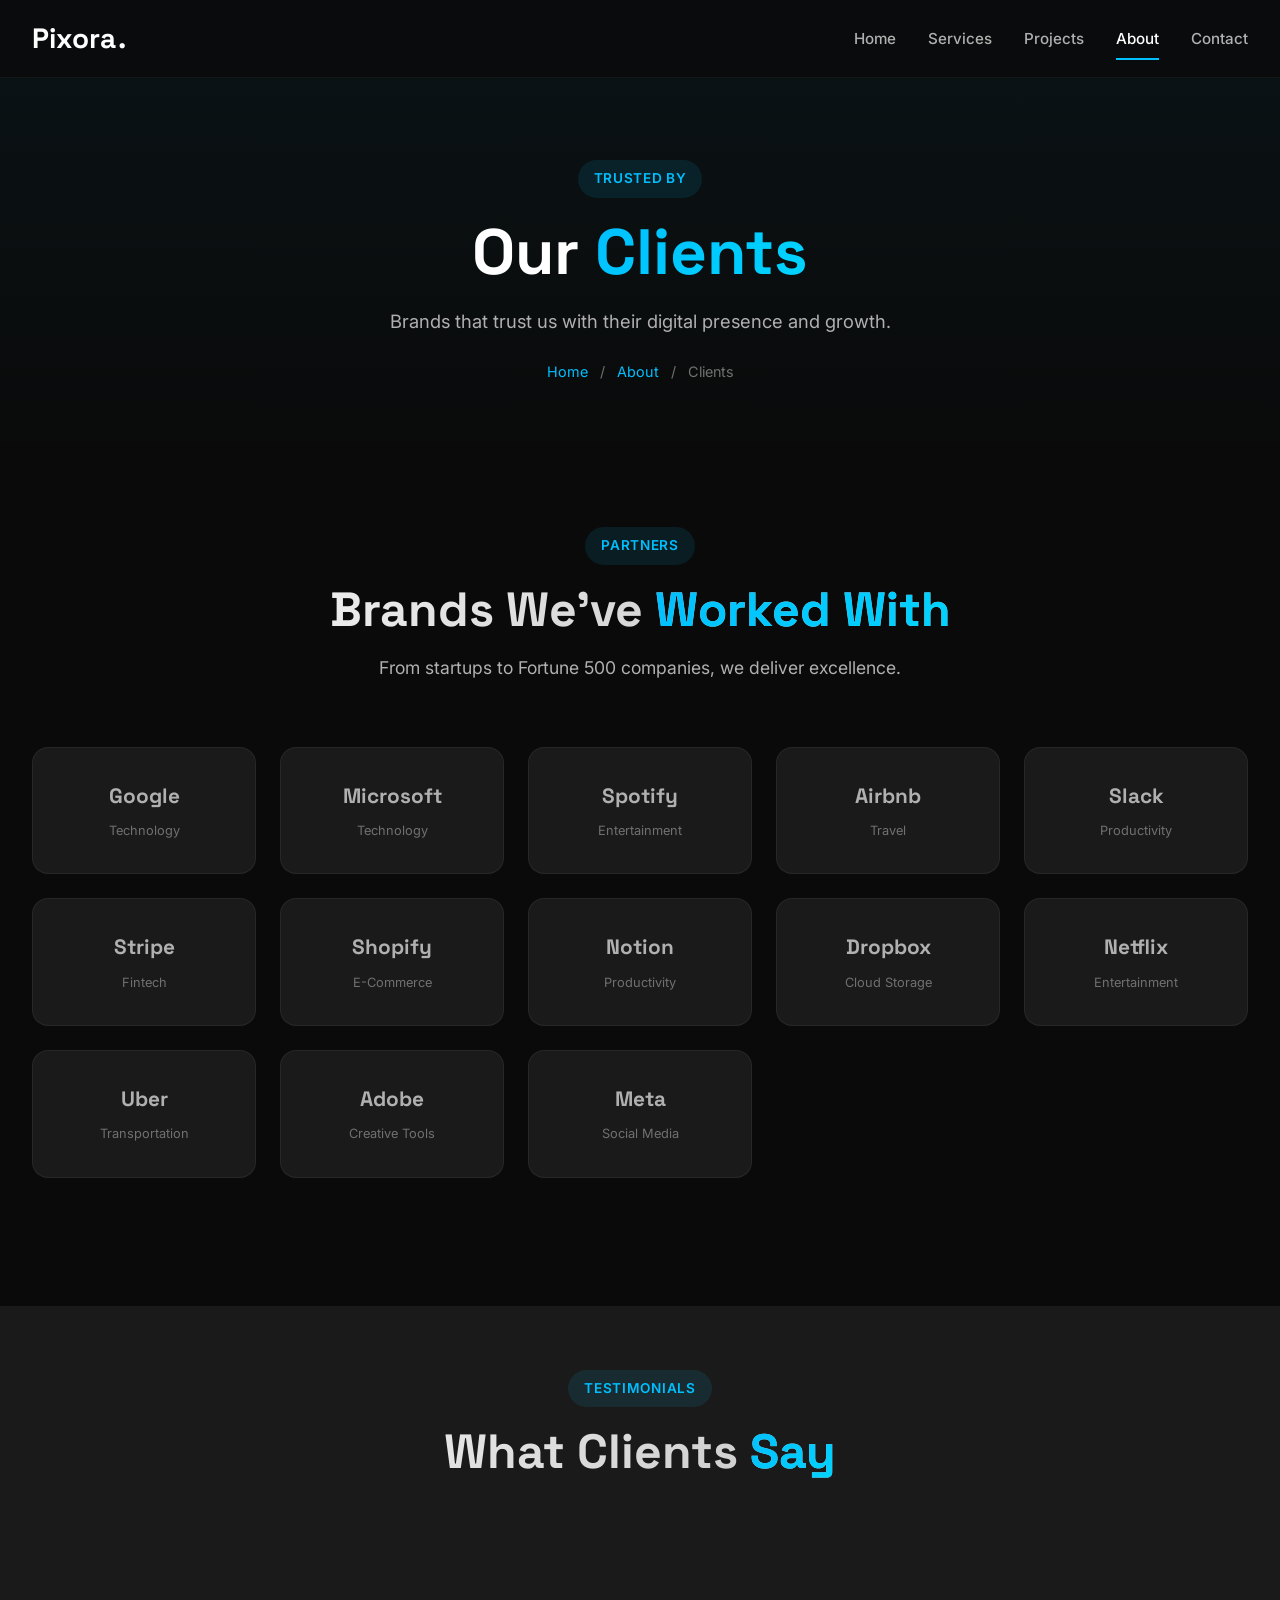
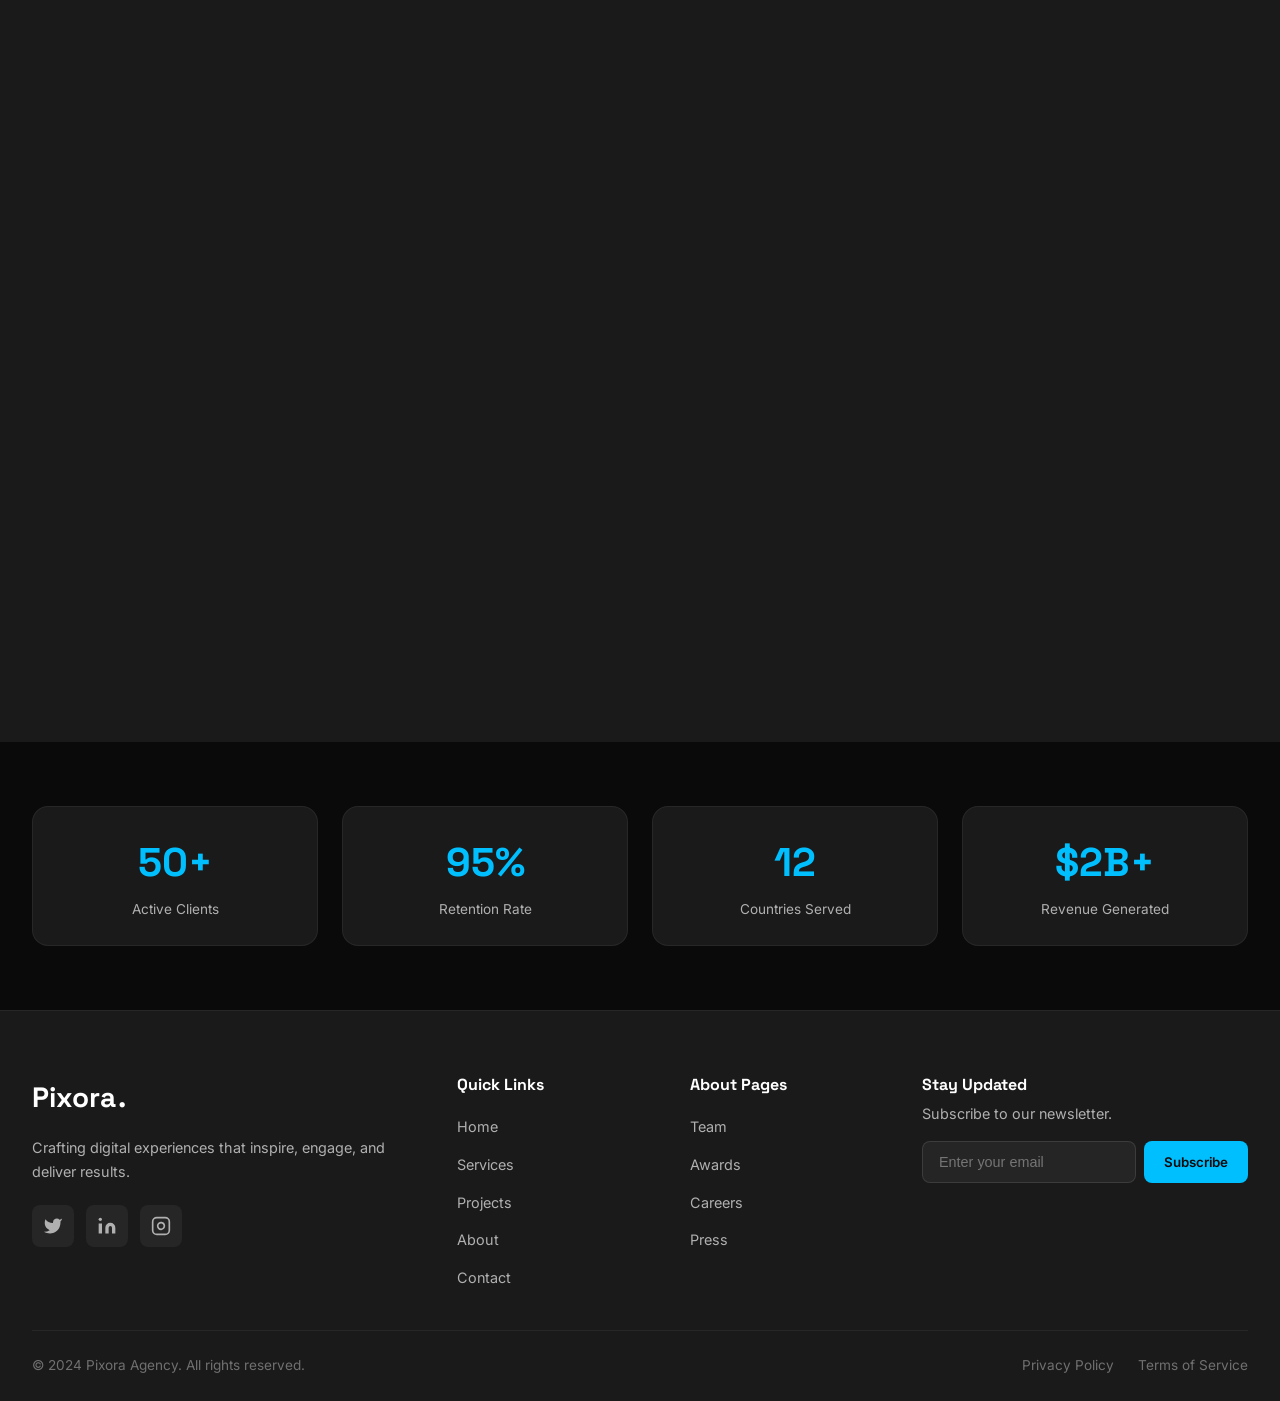
<file: clients.html>
<!DOCTYPE html>
<html lang="en">
<head>
    <meta charset="UTF-8">
    <meta name="viewport" content="width=device-width, initial-scale=1.0">
    <title>Pixora - Our Clients</title>
    <link href="https://fonts.googleapis.com/css2?family=Inter:wght@300;400;500;600;700;800&family=Space+Grotesk:wght@400;500;600;700&display=swap" rel="stylesheet">
    <style>
        :root{--bg:#0a0a0a;--bg2:#1a1a1a;--w:#fff;--g:#b0b0b0;--m:#707070;--ac:#00bfff;--ach:#009acd;--gl:rgba(0,191,255,.3);--f:'Inter',sans-serif;--d:'Space Grotesk',sans-serif;--rs:8px;--rm:12px;--rl:16px;--rx:24px}
        *,*::before,*::after{margin:0;padding:0;box-sizing:border-box}html{scroll-behavior:smooth;font-size:16px}
        body{font-family:var(--f);background:var(--bg);color:var(--w);line-height:1.6;overflow-x:hidden}
        ul{list-style:none}a{text-decoration:none;color:inherit;transition:color .2s}
        button{font-family:inherit;cursor:pointer;border:none;background:none;outline:none}
        .cnt{max-width:1280px;margin:0 auto;padding:0 2rem}
        h1,h2,h3,h4{font-family:var(--d);font-weight:700;line-height:1.2}
        .tg{display:inline-block;padding:.5rem 1rem;background:rgba(0,191,255,.1);color:var(--ac);font-size:.85rem;font-weight:600;letter-spacing:.05em;text-transform:uppercase;border-radius:24px;margin-bottom:1rem}
        .st{font-size:clamp(2rem,5vw,3rem);margin-bottom:1rem;background:linear-gradient(135deg,#fff,#b0b0b0);-webkit-background-clip:text;-webkit-text-fill-color:transparent}
        .sd{color:var(--g);font-size:1.1rem;max-width:600px;margin:0 auto}.shdr{text-align:center;margin-bottom:4rem}
        .hl{background:linear-gradient(135deg,var(--ac),#00d4ff);-webkit-background-clip:text;-webkit-text-fill-color:transparent}
        .nb{position:fixed;top:0;left:0;right:0;z-index:1000;padding:1rem 0;background:rgba(10,10,10,.8);backdrop-filter:blur(20px);border-bottom:1px solid rgba(255,255,255,.05);transition:all .3s}
        .nb.sc{padding:.75rem 0;background:rgba(10,10,10,.95);box-shadow:0 4px 16px rgba(0,0,0,.4)}
        .nc{max-width:1280px;margin:0 auto;padding:0 2rem;display:flex;align-items:center;justify-content:space-between}
        .logo{display:flex;align-items:center;gap:2px;font-family:var(--d);font-size:1.75rem;font-weight:700;z-index:1001}
        .lt{color:var(--w)}.ld{color:var(.ac)}
        .nls{display:flex;align-items:center;gap:2rem}
        .nl{font-size:.95rem;font-weight:500;color:var(--g);position:relative;padding:.5rem 0;transition:color .2s}
        .nl::after{content:'';position:absolute;bottom:-4px;left:0;width:0;height:2px;background:var(--ac);transition:width .3s}
        .nl:hover,.nl.act{color:var(--w)}.nl:hover::after,.nl.act::after{width:100%}
        .mmb{display:none;width:40px;height:40px;position:relative;z-index:1001}
        .hb,.hb::bef,.hb::aft{display:block;width:24px;height:2px;background:var(--w);position:absolute;transition:all .3s}
        .hb{top:50%;left:50%;transform:translate(-50%,-50%)}.hb::bef{content:'';top:-8px}.hb::aft{content:'';top:8px}
        .mmb.act .hb{background:transparent}.mmb.act .hb::bef{top:0;transform:rotate(45deg)}.mmb.act .hb::aft{top:0;transform:rotate(-45deg)}
        .ph{padding:160px 2rem 80px;text-align:center;background:linear-gradient(180deg,rgba(0,191,255,.05),transparent)}
        .pt{font-size:clamp(2.5rem,6vw,4rem);margin-bottom:1rem}.ps{color:var(--g);font-size:1.15rem;max-width:600px;margin:0 auto 1.5rem}
        .bc{display:flex;align-items:center;justify-content:center;gap:.75rem;font-size:.9rem;color:var(--m)}.bc a{color:var(--ac)}
        .clients-section{padding:4rem 0}
        .client-logos{display:grid;grid-template-columns:repeat(auto-fit,minmax(200px,1fr));gap:1.5rem;margin-bottom:4rem}
        .cl-card{padding:2rem;background:var(--bg2);border:1px solid rgba(255,255,255,.06);border-radius:var(--rl);text-align:center;transition:all .3s}
        .cl-card:hover{border-color:var(--ac);transform:translateY(-5px);box-shadow:0 8px 25px rgba(0,0,0,.3)}
        .cl-logo{font-family:var(--d);font-size:1.3rem;font-weight:700;color:var(--g);margin-bottom:.5rem;transition:color .3s}
        .cl-card:hover .cl-logo{color:var(--ac)}
        .cl-type{font-size:.8rem;color:var(--m)}
        .testi-section{padding:4rem 0;background:var(--bg2)}
        .testi-grid{display:grid;grid-template-columns:repeat(auto-fit,minmax(320px,1fr));gap:1.5rem}
        .testi-card{padding:1.75rem;background:var(--bg);border:1px solid rgba(255,255,255,.08);border-radius:var(--rl);transition:all .3s}
        .testi-card:hover{border-color:rgba(0,191,255,.2)}
        .testi-stars{color:#ffc107;font-size:.95rem;margin-bottom:1rem;letter-spacing:2px}
        .testi-text{font-style:italic;color:var(--g);font-size:.92rem;line-height:1.7;margin-bottom:1rem}
        .testi-author{display:flex;align-items:center;gap:.75rem}
        .testi-avatar{width:44px;height:44px;background:linear-gradient(135deg,var(--ac),var(--ach));border-radius:50%;display:flex;align-items:center;justify-content:center;font-weight:700;font-size:.85rem;color:var(--bg);flex-shrink:0}
        .testi-name{font-size:.9rem;font-weight:600}.testi-role{font-size:.78rem;color:var(--m)}
        .num-section{padding:4rem 0}
        .nums{display:grid;grid-template-columns:repeat(auto-fit,minmax(180px,1fr));gap:1.5rem;text-align:center}
        .num-item{padding:1.5rem;background:var(--bg2);border:1px solid rgba(255,255,255,.06);border-radius:var(--rl)}
        .num-val{font-family:var(--d);font-size:2.5rem;font-weight:800;color:var(--ac)}.num-lbl{font-size:.85rem;color:var(--g);margin-top:.25rem}
        .ft{background:var(--bg2);border-top:1px solid rgba(255,255,255,.06);padding:4rem 0 1.5rem}
        .fg{display:grid;grid-template-columns:2fr 1fr 1fr 1.5fr;gap:2.5rem;margin-bottom:2.5rem}
        .fb .logo{margin-bottom:1rem}.fd{color:var(--g);font-size:.9rem;line-height:1.7;margin-bottom:1.25rem}
        .ss{display:flex;gap:.75rem}
        .sl{width:42px;height:42px;display:flex;align-items:center;justify-content:center;background:rgba(255,255,255,.05);border-radius:var(--rs);transition:all .3s}
        .sl svg{width:20px;height:20px;color:var(--g)}.sl:hover{background:var(--ac)}.sl:hover svg{color:var(--bg)}
        .fl h4{font-size:1rem;margin-bottom:1.25rem}.fl ul{display:flex;flex-direction:column;gap:.75rem}
        .fl a{color:var(--g);font-size:.9rem}.fl a:hover{color:var(--ac)}
        .fn h4{font-size:1rem;margin-bottom:.5rem}.fn p{color:var(--g);font-size:.9rem;margin-bottom:1rem}
        .nf{display:flex;gap:.5rem}
        .nf input{flex:1;padding:12px 16px;background:rgba(255,255,255,.05);border:1px solid rgba(255,255,255,.1);border-radius:var(--rs);color:var(--w);font-size:.9rem}
        .nf button{padding:12px 20px;background:var(--ac);color:var(--bg);border-radius:var(--rs);font-weight:600}
        .fbt{display:flex;align-items:center;justify-content:space-between;padding-top:1.5rem;border-top:1px solid rgba(255,255,255,.06)}
        .fbt p{color:var(--m);font-size:.85rem}.fbl{display:flex;gap:1.5rem}.fbl a{color:var(--m);font-size:.85rem}.fbl a:hover{color:var(--ac)}
        .btt{position:fixed;bottom:30px;right:30px;width:48px;height:48px;background:var(--ac);color:var(--bg);border-radius:50%;display:flex;align-items:center;justify-content:center;box-shadow:0 0 30px var(--gl);opacity:0;visibility:hidden;transform:translateY(20px);transition:all .3s;z-index:999}
        .btt.v{opacity:1;visibility:visible;transform:translateY(0)}.btt:hover{transform:translateY(-4px)}.btt svg{width:24px;height:24px}
        @media(max-width:1024px){.fg{grid-template-columns:1fr 1fr}}
        @media(max-width:768px){
            .mmb{display:block}.nls{position:fixed;top:0;right:-100%;width:80%;max-width:360px;height:100vh;background:var(--bg2);flex-direction:column;justify-content:center;align-items:center;gap:2rem;padding:2rem;transition:right .3s;box-shadow:0 8px 32px rgba(0,0,0,.5)}
            .nls.act{right:0}.nl{font-size:1.25rem}.client-logos{grid-template-columns:repeat(2,1fr)}.fg{grid-template-columns:1fr;text-align:center}.ss{justify-content:center}.fbt{flex-direction:column;gap:1rem;text-align:center}
        }
        @media(max-width:480px){html{font-size:14px}.cnt{padding:0 1rem}.nf{flex-direction:column}.btt{bottom:20px;right:20px;width:42px;height:42px}.client-logos{grid-template-columns:1fr}.nums{grid-template-columns:1fr 1fr}}
    </style>
</head>
<body>
    <nav class="nb sc" id="nb">
        <div class="nc">
            <a href="index.html" class="logo"><span class="lt">Pixora</span><span class="ld">.</span></a>
            <ul class="nls" id="nls">
                <li><a href="index.html" class="nl">Home</a></li>
                <li><a href="services.html" class="nl">Services</a></li>
                <li><a href="projects.html" class="nl">Projects</a></li>
                <li><a href="about.html" class="nl act">About</a></li>
                <li><a href="contact.html" class="nl">Contact</a></li>
            </ul>
            <button class="mmb" id="mmb"><span class="hb"></span></button>
        </div>
    </nav>

    <section class="ph">
        <div class="cnt">
            <span class="tg">Trusted By</span>
            <h1 class="pt">Our <span class="hl">Clients</span></h1>
            <p class="ps">Brands that trust us with their digital presence and growth.</p>
            <div class="bc"><a href="index.html">Home</a><span>/</span><a href="about.html">About</a><span>/</span><span>Clients</span></div>
        </div>
    </section>

    <section class="clients-section">
        <div class="cnt">
            <div class="shdr">
                <span class="tg">Partners</span>
                <h2 class="st">Brands We've <span class="hl">Worked With</span></h2>
                <p class="sd">From startups to Fortune 500 companies, we deliver excellence.</p>
            </div>
            
            <div class="client-logos">
                <div class="cl-card"><div class="cl-logo">Google</div><div class="cl-type">Technology</div></div>
                <div class="cl-card"><div class="cl-logo">Microsoft</div><div class="cl-type">Technology</div></div>
                <div class="cl-card"><div class="cl-logo">Spotify</div><div class="cl-type">Entertainment</div></div>
                <div class="cl-card"><div class="cl-logo">Airbnb</div><div class="cl-type">Travel</div></div>
                <div class="cl-card"><div class="cl-logo">Slack</div><div class="cl-type">Productivity</div></div>
                <div class="cl-card"><div class="cl-logo">Stripe</div><div class="cl-type">Fintech</div></div>
                <div class="cl-card"><div class="cl-logo">Shopify</div><div class="cl-type">E-Commerce</div></div>
                <div class="cl-card"><div class="cl-logo">Notion</div><div class="cl-type">Productivity</div></div>
                <div class="cl-card"><div class="cl-logo">Dropbox</div><div class="cl-type">Cloud Storage</div></div>
                <div class="cl-card"><div class="cl-logo">Netflix</div><div class="cl-type">Entertainment</div></div>
                <div class="cl-card"><div class="cl-logo">Uber</div><div class="cl-type">Transportation</div></div>
                <div class="cl-card"><div class="cl-logo">Adobe</div><div class="cl-type">Creative Tools</div></div>
                <div class="cl-card"><div class="cl-logo">Meta</div><div class="cl-type">Social Media</div></div>
                <div class="cl-card"><div class="cl-logo">Tesla</div><div class="cl-type">Automotive</div></div>
            </div>
        </div>
    </section>

    <section class="testi-section">
        <div class="cnt">
            <div class="shdr">
                <span class="tag" style="background:rgba(0,191,255,.1);color:var(--ac);font-size:.85rem;font-weight:600;letter-spacing:.05em;text-transform:uppercase;border-radius:24px;display:inline-block;padding:.5rem 1rem;margin-bottom:1rem">Testimonials</span>
                <h2 class="st">What Clients <span class="hl">Say</span></h2>
            </div>
            <div class="testi-grid">
                <div class="testi-card">
                    <div class="testi-stars">★★★★★</div>
                    <div class="testi-text">"Pixora transformed our entire digital presence. Their attention to detail and strategic thinking exceeded all expectations."</div>
                    <div class="testi-author"><div class="testi-avatar">JM</div><div><div class="testi-name">Jennifer Martinez</div><div class="testi-role">CEO, TechStart Inc.</div></div></div>
                <div class="testi-card">
                    <div class="testi-stars">★★★★★</div>
                    <div class="testi-text">"Working with Pixora was an absolute pleasure. They delivered our mobile app ahead of schedule with exceptional quality."</div>
                    <div class="testi-author"><div class="testi-avatar">RK</div><div><div class="testi-name">Raj Kumar</div><div class="testi-role">Founder, AppVenture</div></div></div>
                <div class="testi-card">
                    <div class="testi-stars">★★★★★</div>
                    <div class="testi-text">"The team's creativity and technical expertise are unmatched. Our brand has never looked better."</div>
                    <div class="testi-author"><div class="testi-avatar">LP</div><div><div class="testi-name">Lisa Park</div><div class="testi-role">CMO, Luxe Brand Co.</div></div></div>
                <div class="testi-card">
                    <div class="testi-stars">★★★★★</div>
                    <div class="testi-text">"Outstanding results! Our conversion rates increased by 200% after Pixora redesigned our platform."</div>
                    <div class="testi-author"><div class="testi-avatar">MB</div><div><div class="testi-name">Michael Brown</div><div class="testi-role">Director, ShopMax</div></div></div>
            </div>
        </div>
    </section>

    <section class="num-section">
        <div class="cnt">
            <div class="nums">
                <div class="num-item"><div class="num-val">50+</div><div class="num-lbl">Active Clients</div></div>
                <div class="num-item"><div class="num-val">95%</div><div class="num-lbl">Retention Rate</div></div>
                <div class="num-item"><div class="num-val">12</div><div class="num-lbl">Countries Served</div></div>
                <div class="num-item"><div class="num-val">$2B+</div><div class="num-lbl">Revenue Generated</div></div>
            </div>
        </div>
    </section>

    <footer class="ft">
        <div class="cnt">
            <div class="fg">
                <div class="fb"><a href="index.html" class="logo"><span class="lt">Pixora</span><span class="ld">.</span></a><p class="fd">Crafting digital experiences that inspire, engage, and deliver results.</p><div class="ss"><a href="#" class="sl"><svg viewBox="0 0 24 24" fill="currentColor"><path d="M23 3a10.9 10.9 0 0 1-3.14 1.53 4.48 4.48 0 0 0-7.86 3v1A10.66 10.66 0 0 1 3 4s-4 9 5 13a11.64 11.64 0 0 1-7 2c9 5 20 0 20-11.5a4.5 4.5 0 0 0-.08-.83A7.72 7.72 0 0 0 23 3z"/></svg></a><a href="#" class="sl"><svg viewBox="0 0 24 24" fill="currentColor"><path d="M16 8a6 6 0 0 1 6 6v7h-4v-7a2 2 0 0 0-2-2 2 2 0 0 0-2 2v7h-4v-7a6 6 0 0 1 6-6z"/><rect x="2" y="9" width="4" height="12"/><circle cx="4" cy="4" r="2"/></svg></a><a href="#" class="sl"><svg viewBox="0 0 24 24" fill="none" stroke="currentColor" stroke-width="2"><rect x="2" y="2" width="20" height="20" rx="5"/><path d="M16 11.37A4 4 0 1 1 12.63 8 4 4 0 0 1 16 11.37z"/><line x1="17.5" y1="6.5" x2="17.51" y2="6.5"/></svg></a></div></div>
                <div class="fl"><h4>Quick Links</h4><ul><li><a href="index.html">Home</a></li><li><a href="services.html">Services</a></li><li><a href="projects.html">Projects</a></li><li><a href="about.html">About</a></li><li><a href="contact.html">Contact</a></li></ul></div>
                <div class="fl"><h4>About Pages</h4><ul><li><a href="team.html">Team</a></li><li><a href="awards.html">Awards</a></li><li><a href="careers.html">Careers</a></li><li><a href="press.html">Press</a></li></ul></div>
                <div class="fn"><h4>Stay Updated</h4><p>Subscribe to our newsletter.</p><form class="nf" onsubmit="event.preventDefault();alert('Thank you!');this.reset();"><input type="email" placeholder="Enter your email" required><button type="submit">Subscribe</button></form></div>
            </div>
            <div class="fbt"><p>&copy; 2024 Pixora Agency. All rights reserved.</p><div class="fbl"><a href="#">Privacy Policy</a><a href="#">Terms of Service</a></div></div>
        </div>
    </footer>

    <button class="btt" id="btt"><svg viewBox="0 0 24 24" fill="none" stroke="currentColor" stroke-width="2"><polyline points="18 15 12 9 6 15"/></svg></button>

    <script>
        document.addEventListener('DOMContentLoaded',function(){
            var nb=document.getElementById('nb');if(nb){window.addEventListener('scroll',function(){nb.classList.toggle('sc',window.scrollY>50)},{passive:true})}
            var mb=document.getElementById('mmb'),nl=document.getElementById('nls');
            if(mb&&nl){mb.onclick=function(){mb.classList.toggle('act');nl.classList.toggle('act');document.body.style.overflow=nl.classList.contains('act')?'hidden':''};nl.querySelectorAll('.nl').forEach(function(l){l.onclick=function(){mb.classList.remove('act');nl.classList.remove('act');document.body.style.overflow=''}})}
            var bt=document.getElementById('btt');if(bt){window.addEventListener('scroll',function(){bt.classList.toggle('v',window.scrollY>400)},{passive:true});bt.onclick=function(){window.scrollTo({top:0,behavior:'smooth'})}}
            var els=document.querySelectorAll('.cl-card,.testi-card,.num-item');els.forEach(function(e){e.style.opacity='0';e.style.transform='translateY(20px)';e.style.transition='opacity .5s ease,transform .5s ease'});
            var obs=new IntersectionObserver(function(en){en.forEach(function(e,i){if(e.isIntersecting){setTimeout(function(){e.target.style.opacity='1';e.target.style.transform='translateY(0)'},i*80);obs.unobserve(e.target)}})},{threshold:0.1});
            els.forEach(function(e){obs.observe(e)});
        });
    </script>
</body>
</html>
</file>
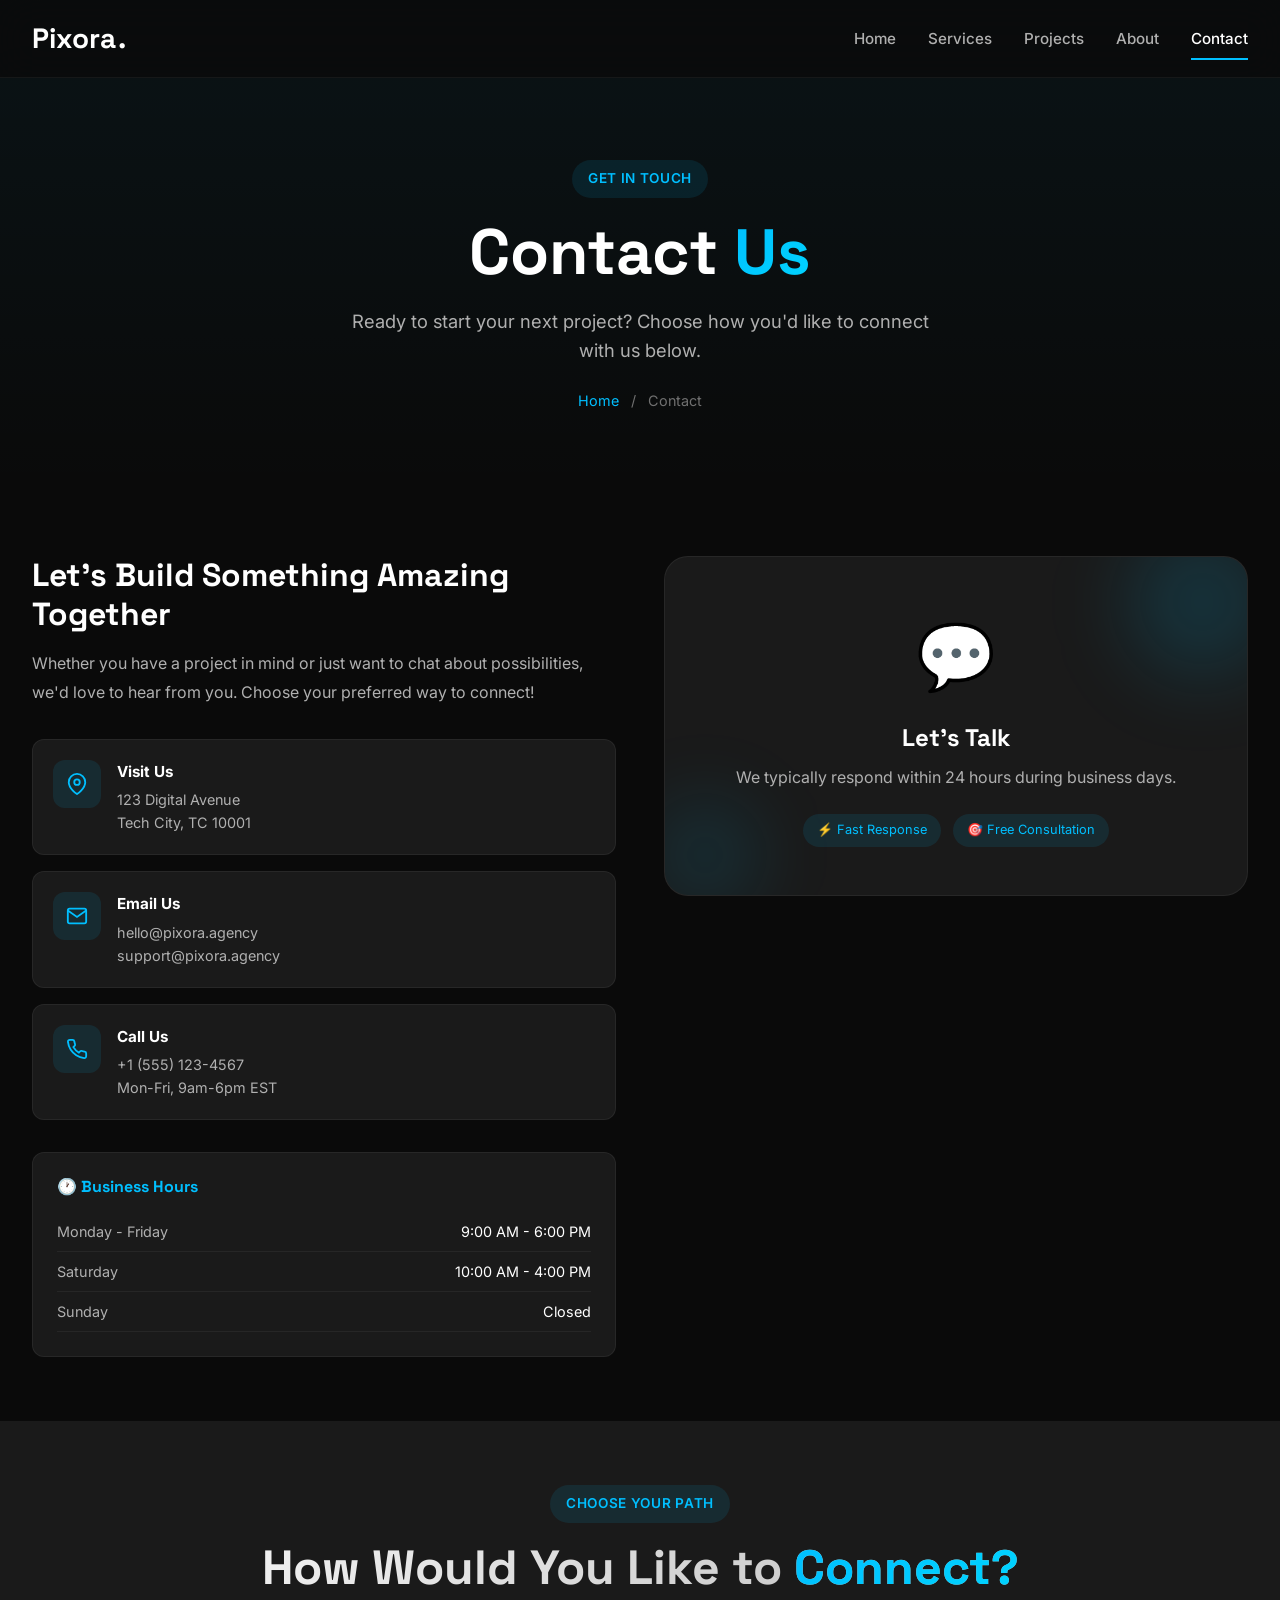
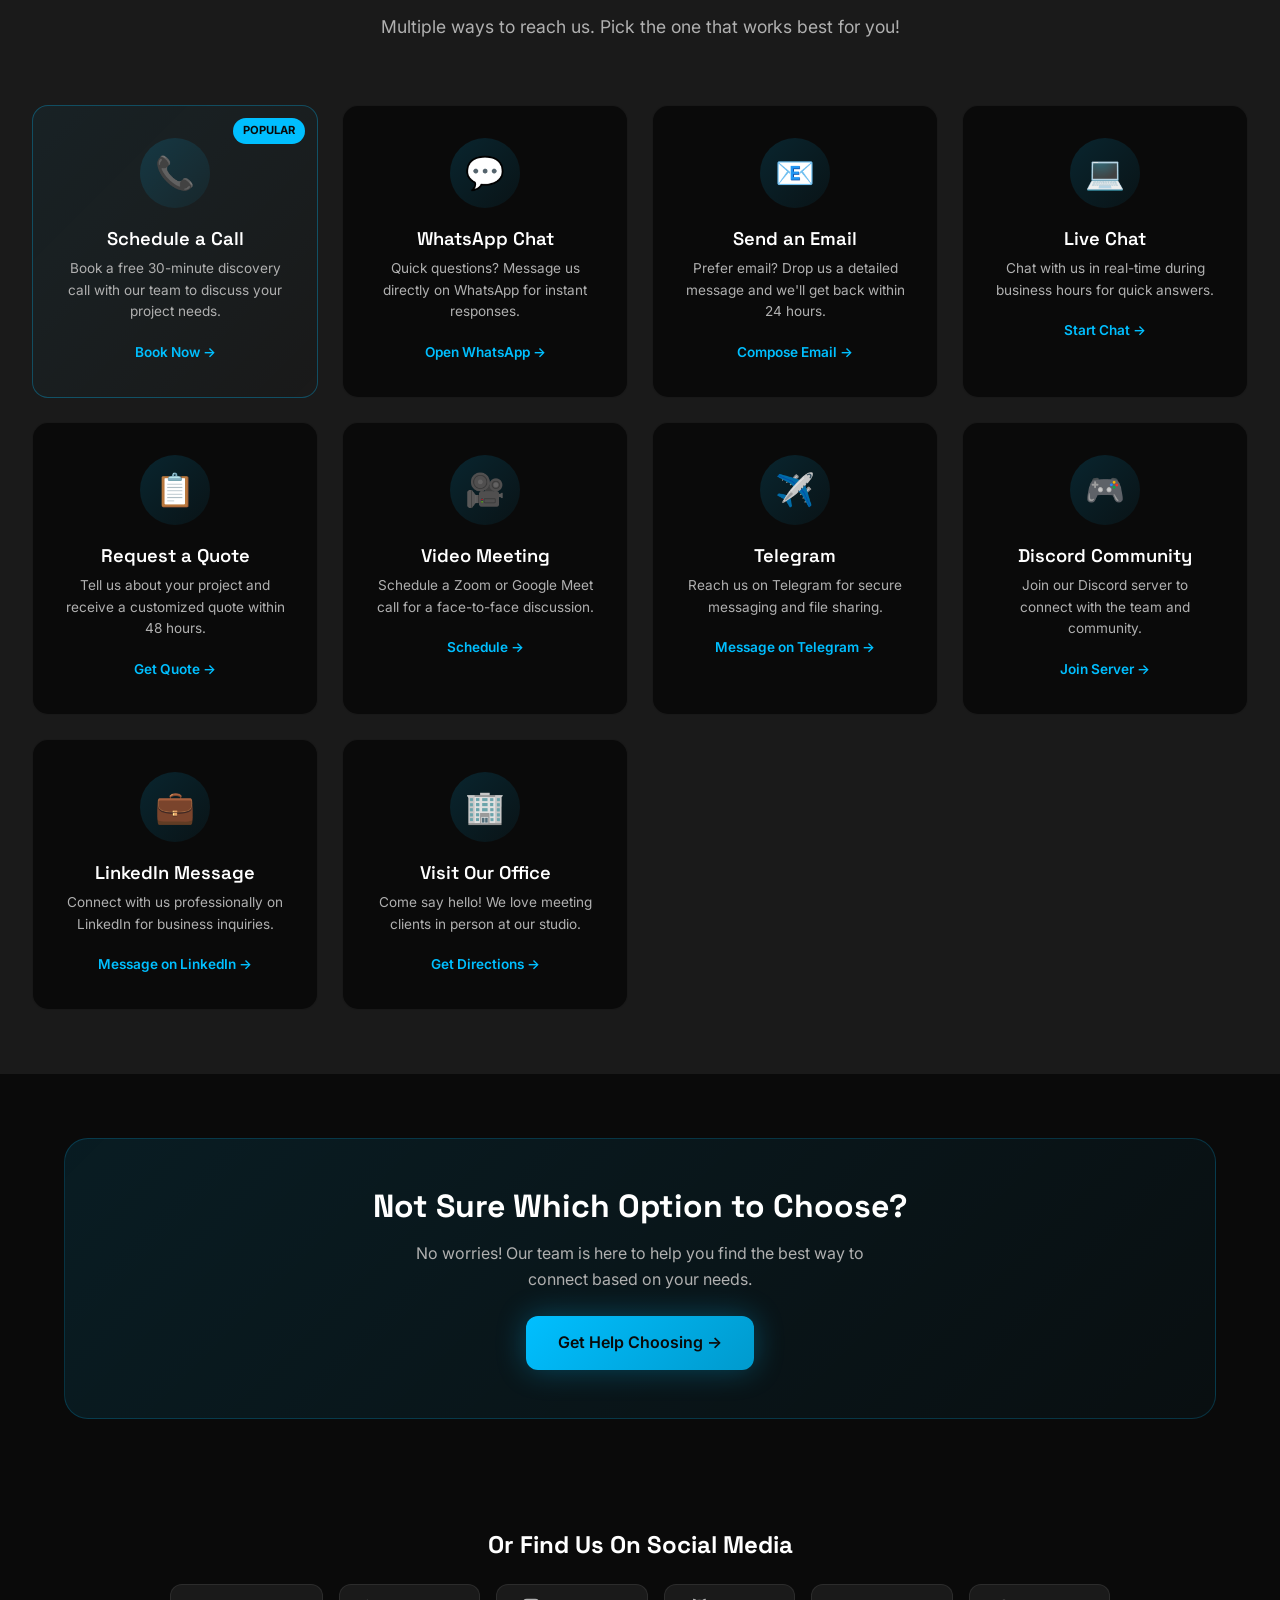
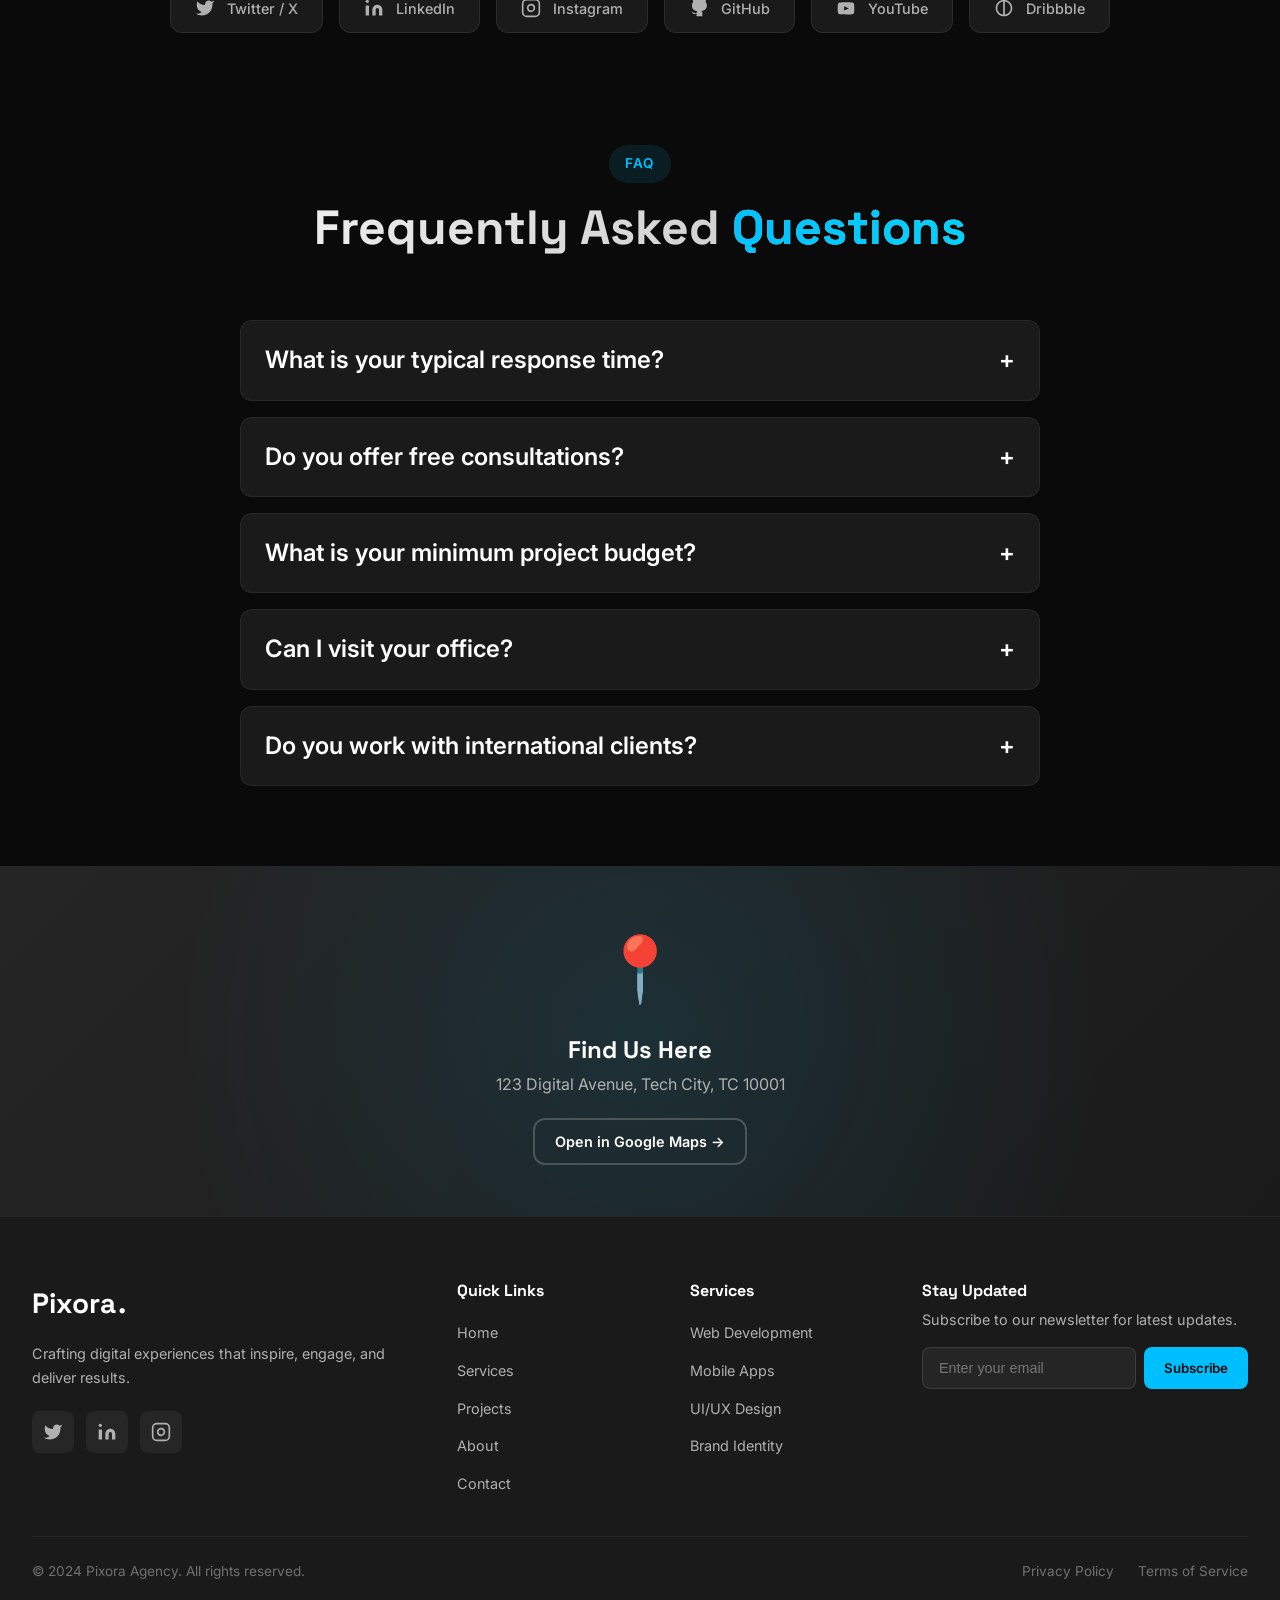
<file: contact.html>
<!DOCTYPE html>
<html lang="en">
<head>
    <meta charset="UTF-8">
    <meta name="viewport" content="width=device-width, initial-scale=1.0">
    <title>Pixora - Contact Us</title>
    <link href="https://fonts.googleapis.com/css2?family=Inter:wght@300;400;500;600;700;800&family=Space+Grotesk:wght@400;500;600;700&display=swap" rel="stylesheet">
    
    <style>
        :root{
            --bg:#0a0a0a;--bg2:#1a1a1a;--bg3:#252525;--w:#fff;--g:#b0b0b0;--m:#707070;
            --ac:#00bfff;--ach:#009acd;--gl:rgba(0,191,255,.3);
            --f:'Inter',sans-serif;--d:'Space Grotesk',sans-serif;
            --rs:8px;--rm:12px;--rl:16px;--rx:24px;
        }
        *,*::before,*::after{margin:0;padding:0;box-sizing:border-box}
        html{scroll-behavior:smooth;font-size:16px}
        body{font-family:var(--f);background:var(--bg);color:var(--w);line-height:1.6;overflow-x:hidden}
        ul{list-style:none}a{text-decoration:none;color:inherit;transition:color .2s}
        button{font-family:inherit;cursor:pointer;border:none;background:none;outline:none}
        .cnt{max-width:1280px;margin:0 auto;padding:0 2rem}
        h1,h2,h3,h4{font-family:var(--d);font-weight:700;line-height:1.2}
        .tg{display:inline-block;padding:.5rem 1rem;background:rgba(0,191,255,.1);color:var(--ac);font-size:.85rem;font-weight:600;letter-spacing:.05em;text-transform:uppercase;border-radius:24px;margin-bottom:1rem}
        .st{font-size:clamp(2rem,5vw,3rem);margin-bottom:1rem;background:linear-gradient(135deg,#fff,#b0b0b0);-webkit-background-clip:text;-webkit-text-fill-color:transparent}
        .sd{color:var(--g);font-size:1.1rem;max-width:600px;margin:0 auto}.shdr{text-align:center;margin-bottom:4rem}
        .hl{background:linear-gradient(135deg,var(--ac),#00d4ff);-webkit-background-clip:text;-webkit-text-fill-color:transparent}
        .btn{display:inline-flex;align-items:center;justify-content:center;gap:.5rem;padding:14px 32px;font-size:1rem;font-weight:600;border-radius:var(--rm);transition:all .3s}
        .btn-p{background:linear-gradient(135deg,var(--ac),var(--ach));color:var(--bg);box-shadow:0 0 30px var(--gl)}.btn-p:hover{transform:translateY(-2px)}
        .btn-s{background:transparent;color:var(--w);border:2px solid rgba(255,255,255,.2)}.btn-s:hover{border-color:var(--ac);color:var(--ac);transform:translateY(-2px)}
        .btn-sm{padding:10px 20px;font-size:.9rem}

        /* NAV */
        .nb{position:fixed;top:0;left:0;right:0;z-index:1000;padding:1rem 0;background:rgba(10,10,10,.8);backdrop-filter:blur(20px);border-bottom:1px solid rgba(255,255,255,.05);transition:all .3s}
        .nb.sc{padding:.75rem 0;background:rgba(10,10,10,.95);box-shadow:0 4px 16px rgba(0,0,0,.4)}
        .nc{max-width:1280px;margin:0 auto;padding:0 2rem;display:flex;align-items:center;justify-content:space-between}
        .logo{display:flex;align-items:center;gap:2px;font-family:var(--d);font-size:1.75rem;font-weight:700;z-index:1001}
        .lt{color:var(--w)}.ld{color:var(.ac)}
        .nls{display:flex;align-items:center;gap:2rem}
        .nl{font-size:.95rem;font-weight:500;color:var(--g);position:relative;padding:.5rem 0;transition:color .2s}
        .nl::after{content:'';position:absolute;bottom:-4px;left:0;width:0;height:2px;background:var(--ac);transition:width .3s}
        .nl:hover,.nl.act{color:var(--w)}.nl:hover::after,.nl.act::after{width:100%}
        .mmb{display:none;width:40px;height:40px;position:relative;z-index:1001}
        .hb,.hb::bef,.hb::aft{display:block;width:24px;height:2px;background:var(--w);position:absolute;transition:all .3s}
        .hb{top:50%;left:50%;transform:translate(-50%,-50%)}.hb::bef{content:'';top:-8px}.hb::aft{content:'';top:8px}
        .mmb.act .hb{background:transparent}.mmb.act .hb::bef{top:0;transform:rotate(45deg)}.mmb.act .hb::aft{top:0;transform:rotate(-45deg)}

        /* PAGE HDR */
        .ph{padding:160px 2rem 80px;text-align:center;background:linear-gradient(180deg,rgba(0,191,255,.05),transparent)}
        .pt{font-size:clamp(2.5rem,6vw,4rem);margin-bottom:1rem}.ps{color:var(--g);font-size:1.15rem;max-width:600px;margin:0 auto 1.5rem}
        .bc{display:flex;align-items:center;justify-content:center;gap:.75rem;font-size:.9rem;color:var(--m)}.bc a{color:var(--ac)}.bc a:hover{text-decoration:underline}

        /* CONTACT INFO SECTION */
        .cs{padding:4rem 0}
        .cl{display:grid;grid-template-columns:1fr 1fr;gap:3rem;align-items:start}
        .cic h2{font-size:2rem;margin-bottom:1rem}.ci{color:var(--g);line-height:1.8;margin-bottom:2rem}
        
        /* Contact Cards */
        .ccs{display:flex;flex-direction:column;gap:1rem;margin-bottom:2rem}
        .cdc{display:flex;gap:1rem;align-items:flex-start;padding:1.25rem;background:var(--bg2);border:1px solid rgba(255,255,255,.06);border-radius:var(--rm);transition:all .3s}
        .cdc:hover{border-color:rgba(0,191,255,.2);transform:translateX(5px)}
        .di{width:48px;height:48px;display:flex;align-items:center;justify-content:center;background:rgba(0,191,255,.1);border-radius:var(--rm);flex-shrink:0}
        .di svg{width:22px;height:22px;color:var(--ac)}
        .cdc strong{display:block;font-size:.95rem;margin-bottom:.25rem}.cdc p{color:var(--g);font-size:.9rem;line-height:1.6}

        /* Business Hours */
        .bh{background:var(--bg2);border:1px solid rgba(255,255,255,.06);border-radius:var(--rm);padding:1.5rem}
        .bh h4{margin-bottom:1rem;color:var(--ac)}
        .bh table{width:100%;border-collapse:collapse}
        .bh td{padding:.5rem 0;font-size:.9rem;color:var(--g);border-bottom:1px solid rgba(255,255,255,.05)}
        .bh td:last-child{text-align:right;color:var(--w)}

        /* ========== 10 NEW OPTIONS GRID ========== */
        .options-section{padding:4rem 0;background:var(--bg2)}
        .options-grid{display:grid;grid-template-columns:repeat(auto-fit,minmax(280px,1fr));gap:1.5rem}

        /* Option Card Style */
        .opt-card{
            background:var(--bg);
            border:1px solid rgba(255,255,255,.06);
            border-radius:var(--rl);
            padding:2rem;
            text-align:center;
            transition:all .3s ease;
            cursor:pointer;
            position:relative;
            overflow:hidden;
        }
        .opt-card::before{
            content:'';
            position:absolute;
            top:0;left:0;right:0;
            height:3px;
            background:linear-gradient(90deg,var(--ac),transparent);
            opacity:0;
            transition:opacity .3s;
        }
        .opt-card:hover{
            transform:translateY(-8px);
            border-color:rgba(0,191,255,.3);
            box-shadow:0 8px 32px rgba(0,0,0,.4),var(--gl);
        }
        .opt-card:hover::before{opacity:1}

        .opt-icon{
            width:70px;height:70px;
            margin:0 auto 1.25rem;
            display:flex;align-items:center;justify-content:center;
            background:linear-gradient(135deg,rgba(0,191,255,.15),rgba(0,191,255,.05));
            border-radius:50%;
            font-size:2rem;
            transition:all .3s;
        }
        .opt-card:hover .opt-icon{
            background:linear-gradient(135deg,var(--ac),var(--ach));
            transform:scale(1.1) rotate(5deg);
        }

        .opt-title{font-size:1.15rem;font-weight:600;margin-bottom:.5rem;color:var(--w)}
        .opt-desc{font-size:.85rem;color:var(--g);line-height:1.6;margin-bottom:1rem}
        .opt-link{
            display:inline-flex;align-items:center;gap:6px;
            color:var(--ac);font-weight:600;font-size:.85rem;
            transition:gap .2s;
        }
        .opt-link:hover{gap:12px}

        /* Featured Option */
        .opt-card.featured{
            border-color:rgba(0,191,255,.3);
            background:linear-gradient(135deg,rgba(0,191,255,.05),transparent);
        }
        .opt-badge{
            position:absolute;top:12px;right:12px;
            padding:4px 10px;
            background:var(--ac);color:var(--bg);
            font-size:.7rem;font-weight:700;
            border-radius:20px;text-transform:uppercase;
        }

        /* CTA Banner */
        .cta-banner{
            margin-top:4rem;
            background:linear-gradient(135deg,rgba(0,191,255,.1),rgba(0,191,255,.03));
            border:1px solid rgba(0,191,255,.2);
            border-radius:var(--rx);
            padding:3rem;
            text-align:center;
        }
        .cta-banner h2{font-size:2rem;margin-bottom:1rem}
        .cta-banner p{color:var(--g);margin-bottom:1.5rem;max-width:500px;margin-left:auto;margin-right:auto}

        /* MAP SECTION */
        .ms{padding:0}
        .mp{height:350px;background:linear-gradient(135deg,var(--bg3),var(--bg2));display:flex;align-items:center;justify-content:center;position:relative;overflow:hidden}
        .mp::before{
            content:'';position:absolute;inset:0;
            background:radial-gradient(circle at center,rgba(0,191,255,.1),transparent 70%);
        }
        .mc{text-align:center;position:relative;z-index:1}
        .mc span{font-size:4rem;display:block;margin-bottom:1rem}
        .mc h3{font-size:1.5rem;margin-bottom:.5rem}.mc p{color:var(--g);margin-bottom:1.25rem}

        /* Social Connect Bar */
        .social-bar{
            padding:3rem 0;
            background:var(--bg);
            text-align:center;
        }
        .social-bar h3{font-size:1.5rem;margin-bottom:1.5rem}
        .social-btns{display:flex;justify-content:center;flex-wrap:wrap;gap:1rem}
        .sbtn{
            display:flex;align-items:center;gap:.75rem;
            padding:12px 24px;
            background:var(--bg2);
            border:1px solid rgba(255,255,255,.08);
            border-radius:var(--rm);
            color:var(--g);
            font-size:.9rem;font-weight:500;
            transition:all .3s;
        }
        .sbtn:hover{
            border-color:var(--ac);
            color:var(--ac);
            background:rgba(0,191,255,.08);
            transform:translateY(-3px);
        }
        .sbtn svg{width:20px;height:20px}

        /* FAQ Section */
        .faq-section{padding:4rem 0;background:var(--bg)}
        .faq-list{max-width:800px;margin:0 auto}
        .faq-item{
            background:var(--bg2);
            border:1px solid rgba(255,255,255,.06);
            border-radius:var(--rm);
            margin-bottom:1rem;
            overflow:hidden;
            transition:all .3s;
        }
        .faq-item:hover{border-color:rgba(0,191,255,.2)}
        .faq-q{
            padding:1.25rem 1.5rem;
            display:flex;align-items:center;justify-content:space-between;
            cursor:pointer;font-weight:600;font-size:1rem;
            transition:color .2s;
        }
        .faq-q:hover{color:var(--ac)}
        .faq-q span{font-size:1.5rem;transition:transform .3s}
        .faq-item.open .faq-q span{transform:rotate(45deg)}
        .faq-a{
            max-height:0;overflow:hidden;
            transition:max-height .3s ease,padding .3s ease;
            color:var(--g);font-size:.95rem;line-height:1.7;
        }
        .faq-item.open .faq-a{max-height:200px;padding:0 1.5rem 1.25rem}

        /* FOOTER */
        .ft{background:var(--bg2);border-top:1px solid rgba(255,255,255,.06);padding:4rem 0 1.5rem}
        .fg{display:grid;grid-template-columns:2fr 1fr 1fr 1.5fr;gap:2.5rem;margin-bottom:2.5rem}
        .fb .logo{margin-bottom:1rem}.fd{color:var(--g);font-size:.9rem;line-height:1.7;margin-bottom:1.25rem}
        .ss{display:flex;gap:.75rem}
        .sl{width:42px;height:42px;display:flex;align-items:center;justify-content:center;background:rgba(255,255,255,.05);border-radius:var(--rs);transition:all .3s}
        .sl svg{width:20px;height:20px;color:var(--g)}.sl:hover{background:var(--ac)}.sl:hover svg{color:var(--bg)}
        .fl h4{font-size:1rem;margin-bottom:1.25rem}.fl ul{display:flex;flex-direction:column;gap:.75rem}
        .fl a{color:var(--g);font-size:.9rem}.fl a:hover{color:var(--ac)}
        .fn h4{font-size:1rem;margin-bottom:.5rem}.fn p{color:var(--g);font-size:.9rem;margin-bottom:1rem}
        .nf{display:flex;gap:.5rem}
        .nf input{flex:1;padding:12px 16px;background:rgba(255,255,255,.05);border:1px solid rgba(255,255,255,.1);border-radius:var(--rs);color:var(--w);font-size:.9rem}
        .nf input:focus{outline:none;border-color:var(--ac)}
        .nf button{padding:12px 20px;background:var(--ac);color:var(--bg);border-radius:var(--rs);font-weight:600}
        .fbt{display:flex;align-items:center;justify-content:space-between;padding-top:1.5rem;border-top:1px solid rgba(255,255,255,.06)}
        .fbt p{color:var(--m);font-size:.85rem}.fbl{display:flex;gap:1.5rem}.fbl a{color:var(--m);font-size:.85rem}.fbl a:hover{color:var(--ac)}

        .btt{position:fixed;bottom:30px;right:30px;width:48px;height:48px;background:var(--ac);color:var(--bg);border-radius:50%;display:flex;align-items:center;justify-content:center;box-shadow:0 0 30px var(--gl);opacity:0;visibility:hidden;transform:translateY(20px);transition:all .3s;z-index:999}
        .btt.v{opacity:1;visibility:visible;transform:translateY(0)}.btt:hover{transform:translateY(-4px)}.btt svg{width:24px;height:24px}

        @media(max-width:1024px){.fg{grid-template-columns:1fr 1fr}.cl{grid-template-columns:1fr;gap:2.5rem}}
        @media(max-width:768px){
            .mmb{display:block}.nls{position:fixed;top:0;right:-100%;width:80%;max-width:360px;height:100vh;background:var(--bg2);flex-direction:column;justify-content:center;align-items:center;gap:2rem;padding:2rem;transition:right .3s;box-shadow:0 8px 32px rgba(0,0,0,.5)}
            .nls.act{right:0}.nl{font-size:1.25rem}
            .options-grid{grid-template-columns:1fr 1fr}
            .fg{grid-template-columns:1fr;text-align:center}.ss{justify-content:center}.fbt{flex-direction:column;gap:1rem;text-align:center}
            .social-btns{flex-direction:column;align-items:center}
        }
        @media(max-width:480px){html{font-size:14px}.cnt{padding:0 1rem}.btn{padding:12px 24px}.nf{flex-direction:column}.btt{bottom:20px;right:20px;width:42px;height:42px}.options-grid{grid-template-columns:1fr}}
    </style>
</head>
<body>

    <!-- NAVBAR -->
    <nav class="nb sc" id="nb">
        <div class="nc">
            <a href="index.html" class="logo"><span class="lt">Pixora</span><span class="ld">.</span></a>
            <ul class="nls" id="nls">
                <li><a href="index.html" class="nl">Home</a></li>
                <li><a href="services.html" class="nl">Services</a></li>
                <li><a href="projects.html" class="nl">Projects</a></li>
                <li><a href="about.html" class="nl">About</a></li>
                <li><a href="contact.html" class="nl act">Contact</a></li>
            </ul>
            <button class="mmb" id="mmb"><span class="hb"></span></button>
        </div>
    </nav>

    <!-- PAGE HEADER -->
    <section class="ph">
        <div class="cnt">
            <span class="tg">Get In Touch</span>
            <h1 class="pt">Contact <span class="hl">Us</span></h1>
            <p class="ps">Ready to start your next project? Choose how you'd like to connect with us below.</p>
            <div class="bc"><a href="index.html">Home</a><span>/</span><span>Contact</span></div>
        </div>
    </section>

    <!-- CONTACT INFO -->
    <section class="cs">
        <div class="cnt">
            <div class="cl">
                <!-- Left Column -->
                <div class="cic">
                    <h2>Let's Build Something Amazing Together</h2>
                    <p class="ci">Whether you have a project in mind or just want to chat about possibilities, we'd love to hear from you. Choose your preferred way to connect!</p>
                    
                    <!-- Contact Details -->
                    <div class="ccs">
                        <div class="cdc">
                            <div class="di"><svg viewBox="0 0 24 24" fill="none" stroke="currentColor" stroke-width="2"><path d="M21 10c0 7-9 13-9 13s-9-6-9-13a9 9 0 0 1 18 0z"/><circle cx="12" cy="10" r="3"/></svg></div>
                            <div><strong>Visit Us</strong><p>123 Digital Avenue<br>Tech City, TC 10001</p></div>
                        </div>
                        <div class="cdc">
                            <div class="di"><svg viewBox="0 0 24 24" fill="none" stroke="currentColor" stroke-width="2"><path d="M4 4h16c1.1 0 2 .9 2 2v12c0 1.1-.9 2-2 2H4c-1.1 0-2-.9-2-2V6c0-1.1.9-2 2-2z"/><polyline points="22,6 12,13 2,6"/></svg></div>
                            <div><strong>Email Us</strong><p>hello@pixora.agency<br>support@pixora.agency</p></div>
                        </div>
                        <div class="cdc">
                            <div class="di"><svg viewBox="0 0 24 24" fill="none" stroke="currentColor" stroke-width="2"><path d="M22 16.92v3a2 2 0 0 1-2.18 2 19.79 19.79 0 0 1-8.63-3.07 19.5 19.5 0 0 1-6-6 19.79 19.79 0 0 1-3.07-8.67A2 2 0 0 1 4.11 2h3a2 2 0 0 1 2 1.72 12.84 12.84 0 0 0 .7 2.81 2 2 0 0 1-.45 2.11L8.09 9.91a16 16 0 0 0 6 6l1.27-1.27a2 2 0 0 1 2.11-.45 12.84 12.84 0 0 0 2.81.7A2 2 0 0 1 22 16.92z"/></svg></div>
                            <div><strong>Call Us</strong><p>+1 (555) 123-4567<br>Mon-Fri, 9am-6pm EST</p></div>
                        </div>
                    </div>

                    <!-- Business Hours -->
                    <div class="bh">
                        <h4>🕐 Business Hours</h4>
                        <table>
                            <tr><td>Monday - Friday</td><td>9:00 AM - 6:00 PM</td></tr>
                            <tr><td>Saturday</td><td>10:00 AM - 4:00 PM</td></tr>
                            <tr><td>Sunday</td><td>Closed</td></tr>
                        </table>
                    </div>
                </div>

                <!-- Right Column - Quick Visual -->
                <div style="text-align:center;">
                    <div style="background:var(--bg2);border:1px solid rgba(255,255,255,.06);border-radius:var(--rx);padding:3rem;position:relative;overflow:hidden;">
                        <div style="position:absolute;width:150px;height:150px;background:rgba(0,191,255,.15);border-radius:50%;top:-30px;right:-30px;filter:blur(40px);"></div>
                        <div style="position:absolute;width:120px;height:120px;background:rgba(0,191,255,.1);border-radius:50%;bottom:-20px;left:-20px;filter:blur(35px);"></div>
                        <div style="position:relative;z-index:1;">
                            <div style="font-size:4rem;margin-bottom:1rem;">💬</div>
                            <h3 style="font-size:1.5rem;margin-bottom:.75rem;">Let's Talk</h3>
                            <p style="color:var(--g);margin-bottom:1.5rem;">We typically respond within 24 hours during business days.</p>
                            <div style="display:flex;gap:.75rem;justify-content:center;flex-wrap:wrap;">
                                <span style="padding:6px 14px;background:rgba(0,191,255,.1);color:var(--ac);border-radius:20px;font-size:.8rem;">⚡ Fast Response</span>
                                <span style="padding:6px 14px;background:rgba(0,191,255,.1);color:var(--ac);border-radius:20px;font-size:.8rem;">🎯 Free Consultation</span>
                            </div>
                        </div>
                    </div>
                </div>
            </div>
        </div>
    </section>

    <!-- ========== 10 NEW OPTIONS / CONTACT METHODS ========== -->
    <section class="options-section">
        <div class="cnt">
            <div class="shdr">
                <span class="tg">Choose Your Path</span>
                <h2 class="st">How Would You Like to <span class="hl">Connect?</span></h2>
                <p class="sd">Multiple ways to reach us. Pick the one that works best for you!</p>
            </div>

            <div class="options-grid">

                <!-- OPTION 1: Schedule a Call -->
                <div class="opt-card featured">
                    <span class="opt-badge">Popular</span>
                    <div class="opt-icon">📞</div>
                    <h3 class="opt-title">Schedule a Call</h3>
                    <p class="opt-desc">Book a free 30-minute discovery call with our team to discuss your project needs.</p>
                    <a href="#" class="opt-link">Book Now →</a>
                </div>

                <!-- OPTION 2: WhatsApp Chat -->
                <div class="opt-card">
                    <div class="opt-icon">💬</div>
                    <h3 class="opt-title">WhatsApp Chat</h3>
                    <p class="opt-desc">Quick questions? Message us directly on WhatsApp for instant responses.</p>
                    <a href="#" class="opt-link">Open WhatsApp →</a>
                </div>

                <!-- OPTION 3: Email Us -->
                <div class="opt-card">
                    <div class="opt-icon">📧</div>
                    <h3 class="opt-title">Send an Email</h3>
                    <p class="opt-desc">Prefer email? Drop us a detailed message and we'll get back within 24 hours.</p>
                    <a href="mailto:hello@pixora.agency" class="opt-link">Compose Email →</a>
                </div>

                <!-- OPTION 4: Live Chat -->
                <div class="opt-card">
                    <div class="opt-icon">💻</div>
                    <h3 class="opt-title">Live Chat</h3>
                    <p class="opt-desc">Chat with us in real-time during business hours for quick answers.</p>
                    <a href="#" class="opt-link">Start Chat →</a>
                </div>

                <!-- OPTION 5: Request a Quote -->
                <div class="opt-card">
                    <div class="opt-icon">📋</div>
                    <h3 class="opt-title">Request a Quote</h3>
                    <p class="opt-desc">Tell us about your project and receive a customized quote within 48 hours.</p>
                    <a href="#" class="opt-link">Get Quote →</a>
                </div>

                <!-- OPTION 6: Video Meeting -->
                <div class="opt-card">
                    <div class="opt-icon">🎥</div>
                    <h3 class="opt-title">Video Meeting</h3>
                    <p class="opt-desc">Schedule a Zoom or Google Meet call for a face-to-face discussion.</p>
                    <a href="#" class="opt-link">Schedule →</a>
                </div>

                <!-- OPTION 7: Telegram -->
                <div class="opt-card">
                    <div class="opt-icon">✈️</div>
                    <h3 class="opt-title">Telegram</h3>
                    <p class="opt-desc">Reach us on Telegram for secure messaging and file sharing.</p>
                    <a href="#" class="opt-link">Message on Telegram →</a>
                </div>

                <!-- OPTION 8: Discord -->
                <div class="opt-card">
                    <div class="opt-icon">🎮</div>
                    <h3 class="opt-title">Discord Community</h3>
                    <p class="opt-desc">Join our Discord server to connect with the team and community.</p>
                    <a href="#" class="opt-link">Join Server →</a>
                </div>

                <!-- OPTION 9: LinkedIn Message -->
                <div class="opt-card">
                    <div class="opt-icon">💼</div>
                    <h3 class="opt-title">LinkedIn Message</h3>
                    <p class="opt-desc">Connect with us professionally on LinkedIn for business inquiries.</p>
                    <a href="#" class="opt-link">Message on LinkedIn →</a>
                </div>

                <!-- OPTION 10: Visit Office -->
                <div class="opt-card">
                    <div class="opt-icon">🏢</div>
                    <h3 class="opt-title">Visit Our Office</h3>
                    <p class="opt-desc">Come say hello! We love meeting clients in person at our studio.</p>
                    <a href="#" class="opt-link">Get Directions →</a>
                </div>

            </div>
        </div>
    </section>

    <!-- CTA BANNER -->
    <section style="padding:0 2rem 4rem;">
        <div class="cnt">
            <div class="cta-banner">
                <h2>Not Sure Which Option to Choose?</h2>
                <p>No worries! Our team is here to help you find the best way to connect based on your needs.</p>
                <a href="#" class="btn btn-p">Get Help Choosing →</a>
            </div>
        </div>
    </section>

    <!-- SOCIAL CONNECT BAR -->
    <section class="social-bar">
        <div class="cnt">
            <h3>Or Find Us On Social Media</h3>
            <div class="social-btns">
                <a href="#" class="sbtn"><svg viewBox="0 0 24 24" fill="currentColor" width="20" height="20"><path d="M23 3a10.9 10.9 0 0 1-3.14 1.53 4.48 4.48 0 0 0-7.86 3v1A10.66 10.66 0 0 1 3 4s-4 9 5 13a11.64 11.64 0 0 1-7 2c9 5 20 0 20-11.5a4.5 4.5 0 0 0-.08-.83A7.72 7.72 0 0 0 23 3z"/></svg> Twitter / X</a>
                <a href="#" class="sbtn"><svg viewBox="0 0 24 24" fill="currentColor" width="20" height="20"><path d="M16 8a6 6 0 0 1 6 6v7h-4v-7a2 2 0 0 0-2-2 2 2 0 0 0-2 2v7h-4v-7a6 6 0 0 1 6-6z"/><rect x="2" y="9" width="4" height="12"/><circle cx="4" cy="4" r="2"/></svg> LinkedIn</a>
                <a href="#" class="sbtn"><svg viewBox="0 0 24 24" fill="none" stroke="currentColor" stroke-width="2" width="20" height="20"><rect x="2" y="2" width="20" height="20" rx="5"/><path d="M16 11.37A4 4 0 1 1 12.63 8 4 4 0 0 1 16 11.37z"/><line x1="17.5" y1="6.5" x2="17.51" y2="6.5"/></svg> Instagram</a>
                <a href="#" class="sbtn"><svg viewBox="0 0 24 24" fill="currentColor" width="20" height="20"><path d="M9 19c-5 1.5-5-2.5-7-3m14 6v-3.87a3.37 3.37 0 0 0-.94-2.61c3.14-.35 6.44-1.54 6.44-7A5.44 5.44 0 0 0 20 4.77 5.07 5.07 0 0 0 19.91 1S18.73.65 16 2.48a13.38 13.38 0 0 0-7 0C6.27.65 5.09 1 5.09 1A5.07 5.07 0 0 0 5 4.77a5.44 5.44 0 0 0-1.5 3.78c0 5.42 3.3 6.61 6.44 7A3.37 3.37 0 0 0 9 18.13V22"/></svg> GitHub</a>
                <a href="#" class="sbtn"><svg viewBox="0 0 24 24" fill="currentColor" width="20" height="20"><path d="M21.58 7.18a2.53 2.53 0 0 0-1.78-1.78C18.02 5 12 5 12 5s-6.02 0-7.8.4a2.53 2.53 0 0 0-1.78 1.78C2 8.96 2 12.5 2 12.5s0 3.54.42 5.32a2.53 2.53 0 0 0 1.78 1.78C5.98 20 12 20 12 20s6.02 0 7.8-.4a2.53 2.53 0 0 0 1.78-1.78C22 16.04 22 12.5 22 12.5s0-3.54-.42-5.32zM9.75 15.02V9.98L15.5 12.5l-5.75 2.52z"/></svg> YouTube</a>
                <a href="#" class="sbtn"><svg viewBox="0 0 24 24" fill="currentColor" width="20" height="20"><path d="M12 2C6.48 2 2 6.48 2 12s4.48 10 10 10 10-4.48 10-10S17.52 2 12 2zm-1 17.93c-3.94-.49-7-3.85-7-7.93s3.06-7.44 7-7.93v15.86zm2-15.86c3.94.49 7 3.85 7 7.93s-3.06 7.44-7 7.93V4.14z"/></svg> Dribbble</a>
            </div>
        </div>
    </section>

    <!-- FAQ SECTION -->
    <section class="faq-section">
        <div class="cnt">
            <div class="shdr">
                <span class="tg">FAQ</span>
                <h2 class="st">Frequently Asked <span class="hl">Questions</span></h2>
            </div>
            
            <div class="faq-list">
                <div class="faq-item">
                    <div class="faq-q" onclick="this.parentElement.classList.toggle('open')"><span>What is your typical response time?</span><span>+</span></div>
                    <div class="faq-a">We respond to all inquiries within 24 hours during business days. For urgent matters, use our live chat or WhatsApp option for instant responses.</div>
                </div>
                <div class="faq-item">
                    <div class="faq-q" onclick="this.parentElement.classList.toggle('open')"><span>Do you offer free consultations?</span><span>+</span></div>
                    <div class="faq-a">Yes! We offer a complimentary 30-minute discovery call where we discuss your project requirements, goals, and provide initial recommendations at no cost.</div>
                </div>
                <div class="faq-item">
                    <div class="faq-q" onclick="this.parentElement.classList.toggle('open')"><span>What is your minimum project budget?</span><span>+</span></div>
                    <div class="faq-a">Our projects typically start from $5,000 depending on scope. However, we're happy to discuss smaller projects or ongoing retainer arrangements that fit your budget.</div>
                </div>
                <div class="faq-item">
                    <div class="faq-q" onclick="this.parentElement.classList.toggle('open')"><span>Can I visit your office?</span><span>+</span></div>
                    <div class="faq-a">Absolutely! We welcome client visits. Please schedule in advance so we can prepare and ensure the right team members are available to meet you.</div>
                </div>
                <div class="faq-item">
                    <div class="faq-q" onclick="this.parentElement.classList.toggle('open')"><span>Do you work with international clients?</span><span>+</span></div>
                    <div class="faq-a">Yes! We work with clients worldwide across different time zones. Video calls and async communication tools help us collaborate seamlessly regardless of location.</div>
                </div>
            </div>
        </div>
    </section>

    <!-- MAP SECTION -->
    <section class="ms">
        <div class="mp">
            <div class="mc">
                <span>📍</span>
                <h3>Find Us Here</h3>
                <p>123 Digital Avenue, Tech City, TC 10001</p>
                <a href="https://maps.google.com" target="_blank" class="btn btn-s btn-sm">Open in Google Maps →</a>
            </div>
        </div>
    </section>

    <!-- FOOTER -->
    <footer class="ft">
        <div class="cnt">
            <div class="fg">
                <div class="fb"><a href="index.html" class="logo"><span class="lt">Pixora</span><span class="ld">.</span></a><p class="fd">Crafting digital experiences that inspire, engage, and deliver results.</p><div class="ss"><a href="#" class="sl"><svg viewBox="0 0 24 24" fill="currentColor"><path d="M23 3a10.9 10.9 0 0 1-3.14 1.53 4.48 4.48 0 0 0-7.86 3v1A10.66 10.66 0 0 1 3 4s-4 9 5 13a11.64 11.64 0 0 1-7 2c9 5 20 0 20-11.5a4.5 4.5 0 0 0-.08-.83A7.72 7.72 0 0 0 23 3z"/></svg></a><a href="#" class="sl"><svg viewBox="0 0 24 24" fill="currentColor"><path d="M16 8a6 6 0 0 1 6 6v7h-4v-7a2 2 0 0 0-2-2 2 2 0 0 0-2 2v7h-4v-7a6 6 0 0 1 6-6z"/><rect x="2" y="9" width="4" height="12"/><circle cx="4" cy="4" r="2"/></svg></a><a href="#" class="sl"><svg viewBox="0 0 24 24" fill="none" stroke="currentColor" stroke-width="2"><rect x="2" y="2" width="20" height="20" rx="5"/><path d="M16 11.37A4 4 0 1 1 12.63 8 4 4 0 0 1 16 11.37z"/><line x1="17.5" y1="6.5" x2="17.51" y2="6.5"/></svg></a></div></div>
                <div class="fl"><h4>Quick Links</h4><ul><li><a href="index.html">Home</a></li><li><a href="services.html">Services</a></li><li><a href="projects.html">Projects</a></li><li><a href="about.html">About</a></li><li><a href="contact.html">Contact</a></li></ul></div>
                <div class="fl"><h4>Services</h4><ul><li><a href="services.html">Web Development</a></li><li><a href="services.html">Mobile Apps</a></li><li><a href="services.html">UI/UX Design</a></li><li><a href="services.html">Brand Identity</a></li></ul></div>
                <div class="fn"><h4>Stay Updated</h4><p>Subscribe to our newsletter for latest updates.</p><form class="nf" onsubmit="event.preventDefault();alert('Thank you!');this.reset();"><input type="email" placeholder="Enter your email" required><button type="submit">Subscribe</button></form></div>
            </div>
            <div class="fbt"><p>&copy; 2024 Pixora Agency. All rights reserved.</p><div class="fbl"><a href="#">Privacy Policy</a><a href="#">Terms of Service</a></div></div>
        </div>
    </footer>

    <button class="btt" id="btt"><svg viewBox="0 0 24 24" fill="none" stroke="currentColor" stroke-width="2"><polyline points="18 15 12 9 6 15"/></svg></button>

    <script>
        document.addEventListener('DOMContentLoaded',function(){
            // Navbar scroll effect
            var nb=document.getElementById('nb');if(nb){window.addEventListener('scroll',function(){nb.classList.toggle('sc',window.scrollY>50)},{passive:true})}
            // Mobile menu
            var mb=document.getElementById('mmb'),nl=document.getElementById('nls');
            if(mb&&nl){mb.onclick=function(){mb.classList.toggle('act');nl.classList.toggle('act');document.body.style.overflow=nl.classList.contains('act')?'hidden':''};nl.querySelectorAll('.nl').forEach(function(l){l.onclick=function(){mb.classList.remove('act');nl.classList.remove('act');document.body.style.overflow=''}})}
            // Back to top
            var bt=document.getElementById('btt');if(bt){window.addEventListener('scroll',function(){bt.classList.toggle('v',window.scrollY>400)},{passive:true});bt.onclick=function(){window.scrollTo({top:0,behavior:'smooth'})}}
            // Animate cards
            var cards=document.querySelectorAll('.opt-card,.faq-item');
            cards.forEach(function(c){c.style.opacity='0';c.style.transform='translateY(25px)';c.style.transition='opacity .5s ease,transform .5s ease'});
            var obs=new IntersectionObserver(function(es){es.forEach(function(e,i){if(e.isIntersecting){setTimeout(function(){e.target.style.opacity='1';e.target.style.transform='translateY(0)'},i*80);obs.unobserve(e.target)}})},{threshold:0.1});
            cards.forEach(function(c){obs.observe(c)});
        });
    </script>
</body>
</html>
</file>
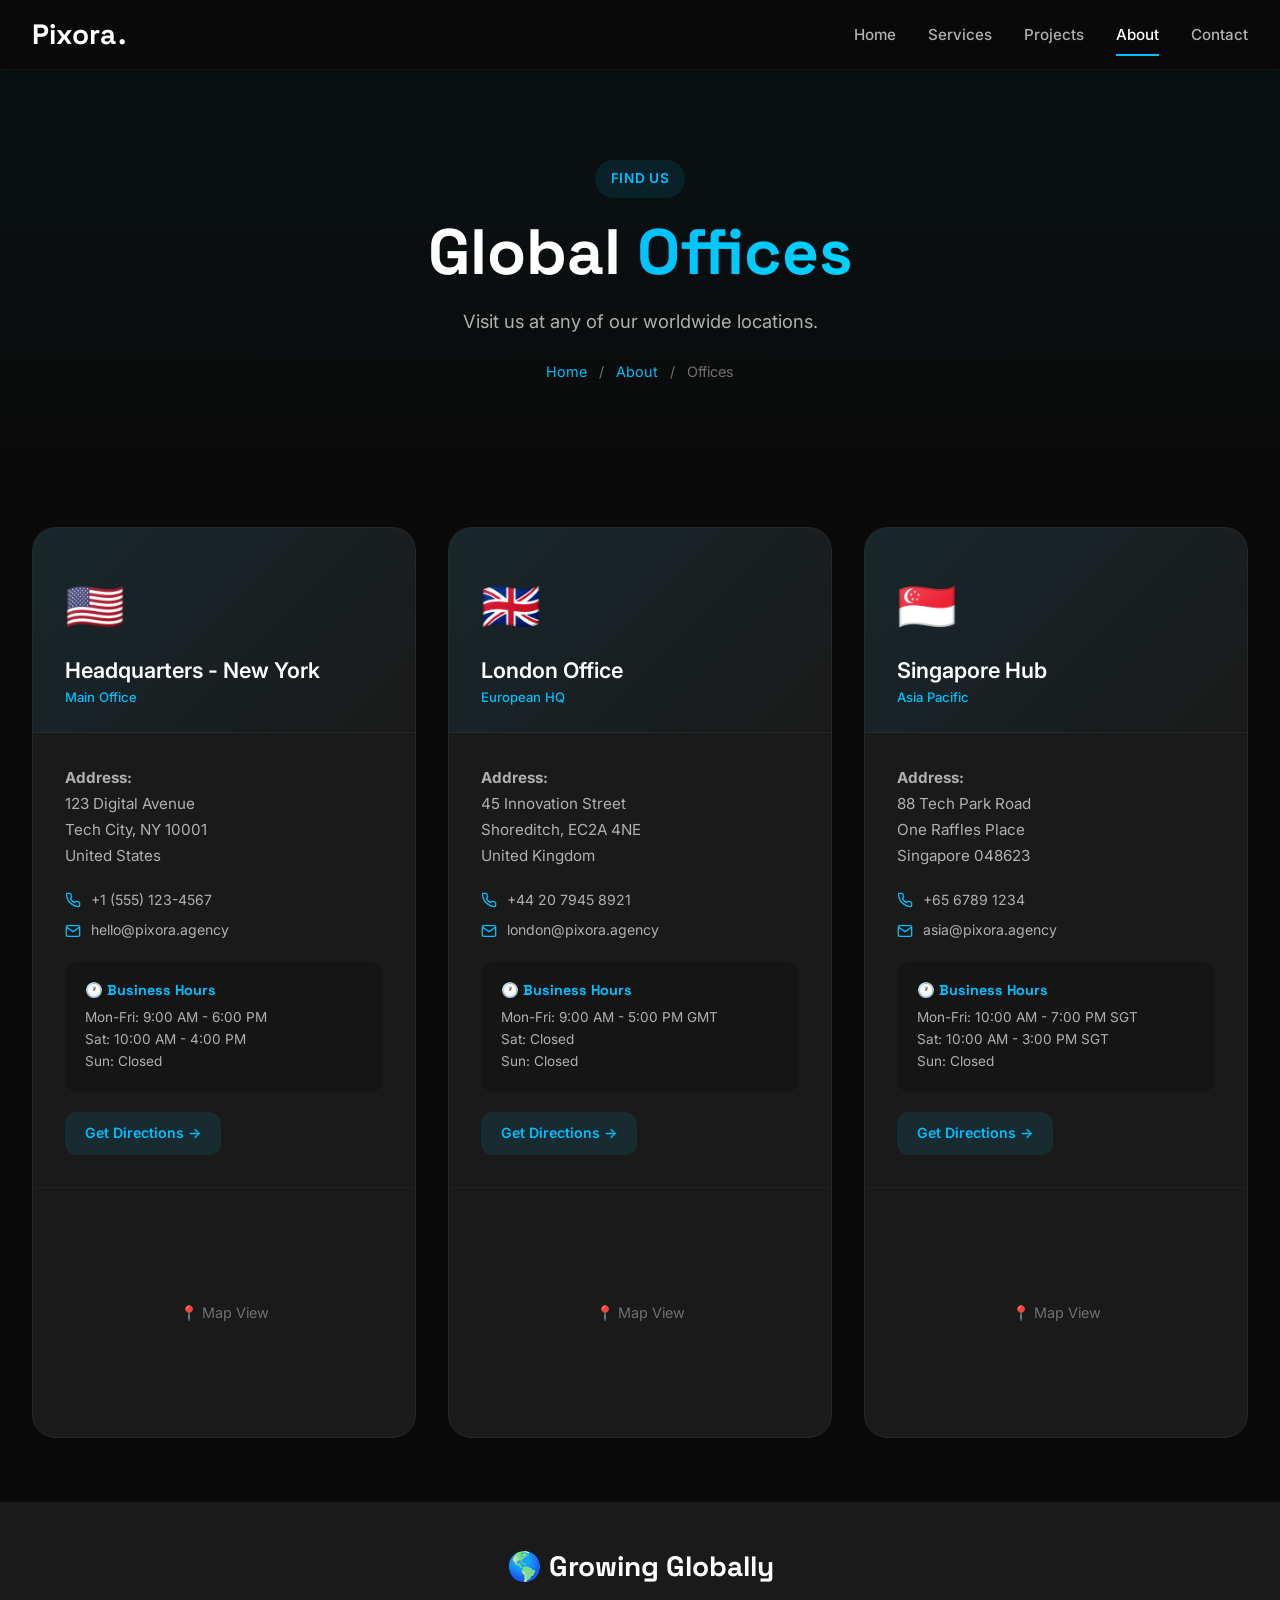
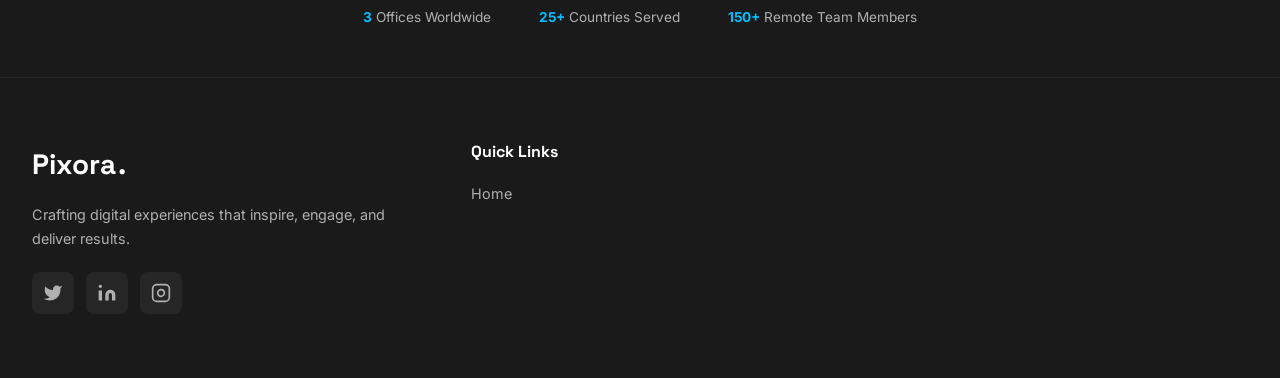
<file: offices.html>
<!DOCTYPE html>
<html lang="en">
<head>
    <meta charset="UTF-8">
    <meta name="viewport" content="width=device-width, initial-scale=1.0">
    <title>Pixora - Global Offices</title>
    <link href="https://fonts.googleapis.com/css2?family=Inter:wght@300;400;500;600;700;800&family=Space+Grotesk:wght@400;500;600;700&display=swap" rel="stylesheet">
    <style>
        :root{--bg:#0a0a0a;--bg2:#1a1a1a;--w:#fff;--g:#b0b0b0;--m:#707070;--ac:#00bfff;--ach:#009acd;--gl:rgba(0,191,255,.3);--f:'Inter',sans-serif;--d:'Space Grotesk',sans-serif;--rs:8px;--rm:12px;--rl:16px;--rx:24px}
        *,*::before,*::after{margin:0;padding:0;box-sizing:border-box}html{scroll-behavior:smooth;font-size:16px}
        body{font-family:var(--f);background:var(--bg);color:var(--w);line-height:1.6;overflow-x:hidden}
        ul{list-style:none}a{text-decoration:none;color:inherit;transition:color .2s}
        button{font-family:inherit;cursor:pointer;border:none;background:none;outline:none}
        .cnt{max-width:1280px;margin:0 auto;padding:0 2rem}
        h1,h2,h3,h4{font-family:var(--d);font-weight:700;line-height:1.2}
        .tg{display:inline-block;padding:.5rem 1rem;background:rgba(0,191,255,.1);color:var(--ac);font-size:.85rem;font-weight:600;letter-spacing:.05em;text-transform:uppercase;border-radius:24px;margin-bottom:1rem}
        .st{font-size:clamp(2rem,5vw,3rem);margin-bottom:1rem;background:linear-gradient(135deg,#fff,#b0b0b0);-webkit-background-clip:text;-webkit-text-fill-color:transparent}
        .sd{color:var(--g);font-size:1.1rem;max-width:600px;margin:0 auto}.shdr{text-align:center;margin-bottom:4rem}
        .hl{background:linear-gradient(135deg,var(--ac),#00d4ff);-webkit-background-clip:text;-webkit-text-fill-color:transparent}
        .nb{position:fixed;top:0;left:0;right:0;z-index:1000;padding:1rem 0;background:rgba(10,10,10,.8);backdrop-filter:blur(20px);border-bottom:1px solid rgba(255,255,255,.05);transition:all .3s}
        .nb.sc{padding:.75rem 0;background:rgba(10,10,10,.95);box-shadow:0 4px 16px rgba(0,0,0,.4)}
        .nc{max-width:1280px;margin:0 auto;padding:0 2rem;display:flex;align-items:center;justify-content:space-between}
        .logo{display:flex;align-items:center;gap:2px;font-family:var(--d);font-size:1.75rem;font-weight:700;z-index:1001}
        .lt{color:var(--w)}.ld{color:var(.ac)}
        .nls{display:flex;align-items:center;gap:2rem}
        .nl{font-size:.95rem;font-weight:500;color:var(--g);position:relative;padding:.5rem 0;transition:color .2s}
        .nl::after{content:'';position:absolute;bottom:-4px;left:0;width:0;height:2px;background:var(--ac);transition:width .3s}
        .nl:hover,.nl.act{color:var(--w)}.nl:hover::after,.nl.act::after{width:100%}
        .mmb{display:none;width:40px;height:40px;position:relative;z-index:1001}
        .hb,.hb::bef,.hb::aft{display:block;width:24px;height:2px;background:var(--w);position:absolute;transition:all .3s}
        .hb{top:50%;left:50%;transform:translate(-50%,-50%)}.hb::bef{content:'';top:-8px}.hb::aft{content:'';top:8px}
        .mmb.act .hb{background:transparent}.mmb.act .hb::bef{top:0;transform:rotate(45deg)}.mmb.act .hb::aft{top:0;transform:rotate(-45deg)}
        .ph{padding:160px 2rem 80px;text-align:center;background:linear-gradient(180deg,rgba(0,191,255,.05),transparent)}
        .pt{font-size:clamp(2.5rem,6vw,4rem);margin-bottom:1rem}.ps{color:var(--g);font-size:1.15rem;max-width:600px;margin:0 auto 1.5rem}
        .bc{display:flex;align-items:center;justify-content:center;gap:.75rem;font-size:.9rem;color:var(--m)}.bc a{color:var(--ac)}
        .offices-section{padding:4rem 0}
        .loc-grid{display:grid;grid-template-columns:repeat(auto-fit,minmax(320px,1fr));gap:2rem}
        .loc-card{background:var(--bg2);border:1px solid rgba(255,255,255,.06);border-radius:var(--rx);overflow:hidden;transition:all .3s}
        .loc-card:hover{transform:translateY(-8px);box-shadow:0 12px 40px rgba(0,0,0,.4)}
        .loc-header{padding:2.5rem 2rem 1.5rem;background:linear-gradient(135deg,rgba(0,191,255,.08),transparent);border-bottom:1px solid rgba(255,255,255,.04)}
        .loc-flag{font-size:3rem;margin-bottom:.5rem}
        .loc-name{font-size:1.35rem;font-weight:600}
        .loc-type{font-size:.82rem;color:var(--ac);font-weight:500}
        .loc-body{padding:2rem}
        .loc-address{font-size:.95rem;color:var(--g);margin-bottom:1.25rem;line-height:1.7}
        .loc-detail{display:flex;align-items:center;gap:.6rem;font-size:.88rem;color:var(--g);margin-bottom:.5rem}
        .loc-detail svg{width:16px;height:16px;color:var(--ac);flex-shrink:0}
        .loc-hours{background:rgba(0,0,0,.2);padding:1.25rem;border-radius:var(--rm);margin-top:1.25rem}
        .loc-hours h4{font-size:.9rem;color:var(--ac);margin-bottom:.5rem}
        .loc-hours p{font-size:.85rem;color:var(--g);line-height:1.6}
        .loc-cta{display:inline-flex;align-items:center;gap:.5rem;margin-top:1.25rem;padding:10px 20px;background:rgba(0,191,255,.1);color:var(--ac);border-radius:var(--rm);font-size:.88rem;font-weight:600;transition:all .2s}
        .loc-cta:hover{background:var(--ac);color:var(--bg)}
        .map-placeholder{height:250px;background:linear-gradient(135deg,var(--bg3),var(--bg2));display:flex;align-items:center;justify-content:center;font-size:.9rem;color:var(--m);border-top:1px solid rgba(255,255,255,.04)}
        .world-map{padding:3rem 0;background:var(--bg2);text-align:center}
        .world-map h2{font-size:1.75rem;margin-bottom:1rem}
        .stats-mini{display:flex;justify-content:center;gap:3rem;flex-wrap:wrap;margin-top:1.5rem}
        .sm-stat{font-size:.85rem;color:var(--g)}.sm-stat strong{color:var(--ac)}
        .ft{background:var(--bg2);border-top:1px solid rgba(255,255,255,.06);padding:4rem 0 1.5rem}
        .fg{display:grid;grid-template-columns:2fr 1fr 1fr 1.5fr;gap:2.5rem;margin-bottom:2.5rem}
        .fb .logo{margin-bottom:1rem}.fd{color:var(--g);font-size:.9rem;line-height:1.7;margin-bottom:1.25rem}
        .ss{display:flex;gap:.75rem}
        .sl{width:42px;height:42px;display:flex;align-items:center;justify-content:center;background:rgba(255,255,255,.05);border-radius:var(--rs);transition:all .3s}
        .sl svg{width:20px;height:20px;color:var(--g)}.sl:hover{background:var(--ac)}.sl:hover svg{color:var(--bg)}
        .fl h4{font-size:1rem;margin-bottom:1.25rem}.fl ul{display:flex;flex-direction:column;gap:.75rem}
        .fl a{color:var(--g);font-size:.9rem}.fl a:hover{color:var(--ac)}
        .fn h4{font-size:1rem;margin-bottom:.5rem}.fn p{color:var(--g);font-size:.9rem;margin-bottom:1rem}
        .nf{display:flex;gap:.5rem}
        .nf input{flex:1;padding:12px 16px;background:rgba(255,255,255,.05);border:1px solid rgba(255,255,255,.1);border-radius:var(--rs);color:var(--w);font-size:.9rem}
        .nf button{padding:12px 20px;background:var(--ac);color:var(--bg);border-radius:var(--rs);font-weight:600}
        .fbt{display:flex;align-items:center;justify-content:space-between;padding-top:1.5rem;border-top:1px solid rgba(255,255,255,.06)}
        .fbt p{color:var(--m);font-size:.85rem}.fbl{display:flex;gap:1.5rem}.fbl a{color:var(--m);font-size:.85rem}.fbl a:hover{color:var(--ac)}
        .btt{position:fixed;bottom:30px;right:30px;width:48px;height:48px;background:var(--ac);color:var(--bg);border-radius:50%;display:flex;align-items:center;justify-content:center;box-shadow:0 0 30px var(--gl);opacity:0;visibility:hidden;transform:translateY(20px);transition:all .3s;z-index:999}
        .btt.v{opacity:1;visibility:visible;transform:translateY(0)}.btt:hover{transform:translateY(-4px)}.btt svg{width:24px;height:24px}
        @media(max-width:1024px){.fg{grid-template-columns:1fr 1fr}}
        @media(max-width:768px){
            .mmb{display:block}.nls{position:fixed;top:0;right:-100%;width:80%;max-width:360px;height:100vh;background:var(--bg2);flex-direction:column;justify-content:center;align-items:center;gap:2rem;padding:2rem;transition:right .3s;box-shadow:0 8px 32px rgba(0,0,0,.5)}
            .nls.act{right:0}.nl{font-size:1.25rem}.loc-grid{grid-template-columns:1fr}.fg{grid-template-columns:1fr;text-align:center}.ss{justify-content:center}.fbt{flex-direction:column;gap:1rem;text-align:center}
        }
        @media(max-width:480px){html{font-size:14px}.cnt{padding:0 1rem}.nf{flex-direction:column}.btt{bottom:20px;right:20px;width:42px;height:42px}}
    </style>
</head>
<body>
    <nav class="nb sc" id="nb">
        <div class="nc">
            <a href="index.html" class="logo"><span class="lt">Pixora</span><span class="ld">.</span></a>
            <ul class="nls" id="nls">
                <li><a href="index.html" class="nl">Home</a></li>
                <li><a href="services.html" class="nl">Services</a></li>
                <li><a href="projects.html" class="nl">Projects</a></li>
                <li><a href="about.html" class="nl act">About</a></li>
                <li><a href="contact.html" class="nl">Contact</a></li>
            </ul>
            <button class="mmb" id="mmb"><span class="hb"></span></button>
        </div>
    </nav>

    <section class="ph">
        <div class="cnt">
            <span class="tg">Find Us</span>
            <h1 class="pt">Global <span class="hl">Offices</span></h1>
            <p class="ps">Visit us at any of our worldwide locations.</p>
            <div class="bc"><a href="index.html">Home</a><span>/</span><a href="about.html">About</a><span>/</span><span>Offices</span></div>
        </div>
    </section>

    <section class="offices-section">
        <div class="cnt">
            <div class="loc-grid">
                <div class="loc-card">
                    <div class="loc-header">
                        <div class="loc-flag">🇺🇸</div>
                        <div class="loc-name">Headquarters - New York</div>
                        <div class="loc-type">Main Office</div>
                    </div>
                    <div class="loc-body">
                        <div class="loc-address">
                            <strong>Address:</strong><br>
                            123 Digital Avenue<br>
                            Tech City, NY 10001<br>
                            United States
                        </div>
                        <div class="loc-detail"><svg viewBox="0 0 24 24" fill="none" stroke="currentColor" stroke-width="2"><path d="M22 16.92v3a2 2 0 0 1-2.18 2 19.79 19.79 0 0 1-8.63-3.07 19.5 19.5 0 0 1-6-6 19.79 19.79 0 0 1-3.07-8.67A2 2 0 0 1 4.11 2h3a2 2 0 0 1 2 1.72 12.84 12.84 0 0 0 .7 2.81 2 2 0 0 1-.45 2.11L8.09 9.91a16 16 0 0 0 6 6l1.27-1.27a2 2 0 0 1 2.11-.45 12.84 12.84 0 0 0 2.81.7A2 2 0 0 1 22 16.92z"/></svg> +1 (555) 123-4567</div>
                        <div class="loc-detail"><svg viewBox="0 0 24 24" fill="none" stroke="currentColor" stroke-width="2"><path d="M4 4h16c1.1 0 2 .9 2 2v12c0 1.1-.9 2-2 2H4c-1.1 0-2-.9-2-2V6c0-1.1.9-2 2-2z"/><polyline points="22,6 12,13 2,6"/></svg> hello@pixora.agency</div>
                        <div class="loc-hours">
                            <h4>🕐 Business Hours</h4>
                            <p>Mon-Fri: 9:00 AM - 6:00 PM<br>Sat: 10:00 AM - 4:00 PM<br>Sun: Closed</p>
                        </div>
                        <a href="#" class="loc-cta">Get Directions →</a>
                    </div>
                    <div class="map-placeholder">📍 Map View</div>
                </div>

                <div class="loc-card">
                    <div class="loc-header">
                        <div class="loc-flag">🇬🇧</div>
                        <div class="loc-name">London Office</div>
                        <div class="loc-type">European HQ</div>
                    </div>
                    <div class="loc-body">
                        <div class="loc-address">
                            <strong>Address:</strong><br>
                            45 Innovation Street<br>
                            Shoreditch, EC2A 4NE<br>
                            United Kingdom
                        </div>
                        <div class="loc-detail"><svg viewBox="0 0 24 24" fill="none" stroke="currentColor" stroke-width="2"><path d="M22 16.92v3a2 2 0 0 1-2.18 2 19.79 19.79 0 0 1-8.63-3.07 19.5 19.5 0 0 1-6-6 19.79 19.79 0 0 1-3.07-8.67A2 2 0 0 1 4.11 2h3a2 2 0 0 1 2 1.72 12.84 12.84 0 0 0 .7 2.81 2 2 0 0 1-.45 2.11L8.09 9.91a16 16 0 0 0 6 6l1.27-1.27a2 2 0 0 1 2.11-.45 12.84 12.84 0 0 0 2.81.7A2 2 0 0 1 22 16.92z"/></svg> +44 20 7945 8921</div>
                        <div class="loc-detail"><svg viewBox="0 0 24 24" fill="none" stroke="currentColor" stroke-width="2"><path d="M4 4h16c1.1 0 2 .9 2 2v12c0 1.1-.9 2-2 2H4c-1.1 0-2-.9-2-2V6c0-1.1.9-2 2-2z"/><polyline points="22,6 12,13 2,6"/></svg> london@pixora.agency</div>
                        <div class="loc-hours">
                            <h4>🕐 Business Hours</h4>
                            <p>Mon-Fri: 9:00 AM - 5:00 PM GMT<br>Sat: Closed<br>Sun: Closed</p>
                        </div>
                        <a href="#" class="loc-cta">Get Directions →</a>
                    </div>
                    <div class="map-placeholder">📍 Map View</div>
                </div>

                <div class="loc-card">
                    <div class="loc-header">
                        <div class="loc-flag">🇸🇬</div>
                        <div class="loc-name">Singapore Hub</div>
                        <div class="loc-type">Asia Pacific</div>
                    </div>
                    <div class="loc-body">
                        <div class="loc-address">
                            <strong>Address:</strong><br>
                            88 Tech Park Road<br>
                            One Raffles Place<br>
                            Singapore 048623
                        </div>
                        <div class="loc-detail"><svg viewBox="0 0 24 24" fill="none" stroke="currentColor" stroke-width="2"><path d="M22 16.92v3a2 2 0 0 1-2.18 2 19.79 19.79 0 0 1-8.63-3.07 19.5 19.5 0 0 1-6-6 19.79 19.79 0 0 1-3.07-8.67A2 2 0 0 1 4.11 2h3a2 2 0 0 1 2 1.72 12.84 12.84 0 0 0 .7 2.81 2 2 0 0 1-.45 2.11L8.09 9.91a16 16 0 0 0 6 6l1.27-1.27a2 2 0 0 1 2.11-.45 12.84 12.84 0 0 0 2.81.7A2 2 0 0 1 22 16.92z"/></svg> +65 6789 1234</div>
                        <div class="loc-detail"><svg viewBox="0 0 24 24" fill="none" stroke="currentColor" stroke-width="2"><path d="M4 4h16c1.1 0 2 .9 2 2v12c0 1.1-.9 2-2 2H4c-1.1 0-2-.9-2-2V6c0-1.1.9-2 2-2z"/><polyline points="22,6 12,13 2,6"/></svg> asia@pixora.agency</div>
                        <div class="loc-hours">
                            <h4>🕐 Business Hours</h4>
                            <p>Mon-Fri: 10:00 AM - 7:00 PM SGT<br>Sat: 10:00 AM - 3:00 PM SGT<br>Sun: Closed</p>
                        </div>
                        <a href="#" class="loc-cta">Get Directions →</a>
                    </div>
                    <div class="map-placeholder">📍 Map View</div>
                </div>
            </div>
        </div>
    </section>

    <section class="world-map">
        <div class="cnt">
            <h2>🌎 Growing Globally</h2>
            <div class="stats-mini">
                <span class="sm-stat"><strong>3</strong> Offices Worldwide</span>
                <span class="sm-stat"><strong>25+</strong> Countries Served</span>
                <span class="sm-stat"><strong>150+</strong> Remote Team Members</span>
            </div>
        </div>
    </section>

    <footer class="ft">
        <div class="cnt">
            <div class="fg">
                <div class="fb"><a href="index.html" class="logo"><span class="lt">Pixora</span><span class="ld">.</span></a><p class="fd">Crafting digital experiences that inspire, engage, and deliver results.</p><div class="ss"><a href="#" class="sl"><svg viewBox="0 0 24 24" fill="currentColor"><path d="M23 3a10.9 10.9 0 0 1-3.14 1.53 4.48 4.48 0 0 0-7.86 3v1A10.66 10.66 0 0 1 3 4s-4 9 5 13a11.64 11.64 0 0 1-7 2c9 5 20 0 20-11.5a4.5 4.5 0 0 0-.08-.83A7.72 7.72 0 0 0 23 3z"/></svg></a><a href="#" class="sl"><svg viewBox="0 0 24 24" fill="currentColor"><path d="M16 8a6 6 0 0 1 6 6v7h-4v-7a2 2 0 0 0-2-2 2 2 0 0 0-2 2v7h-4v-7a6 6 0 0 1 6-6z"/><rect x="2" y="9" width="4" height="12"/><circle cx="4" cy="4" r="2"/></svg></a><a href="#" class="sl"><svg viewBox="0 0 24 24" fill="none" stroke="currentColor" stroke-width="2"><rect x="2" y="2" width="20" height="20" rx="5"/><path d="M16 11.37A4 4 0 1 1 12.63 8 4 4 0 0 1 16 11.37z"/><line x1="17.5" y1="6.5" x2="17.51" y2="6.5"/></svg></a></div></div>
                <div class="fl"><h4>Quick Links</h4><ul><li><a href="index.html">Home
</file>
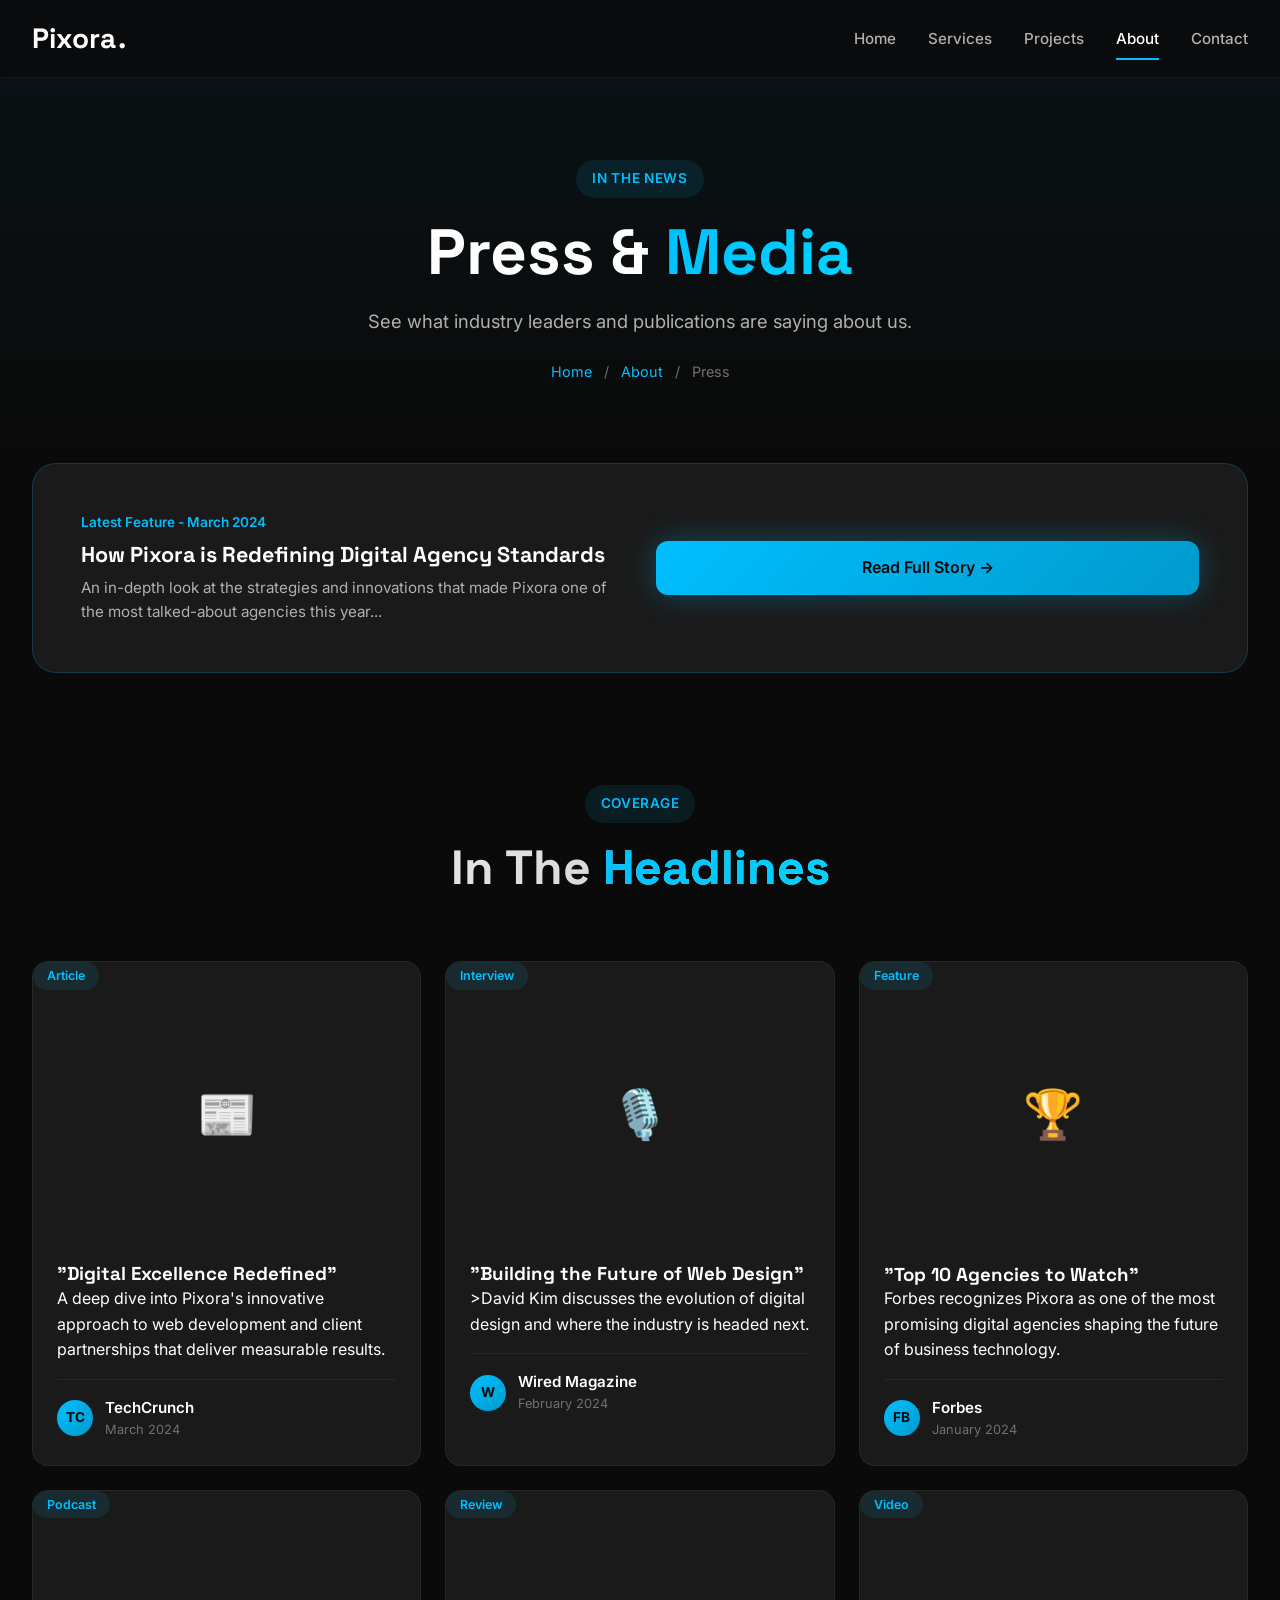
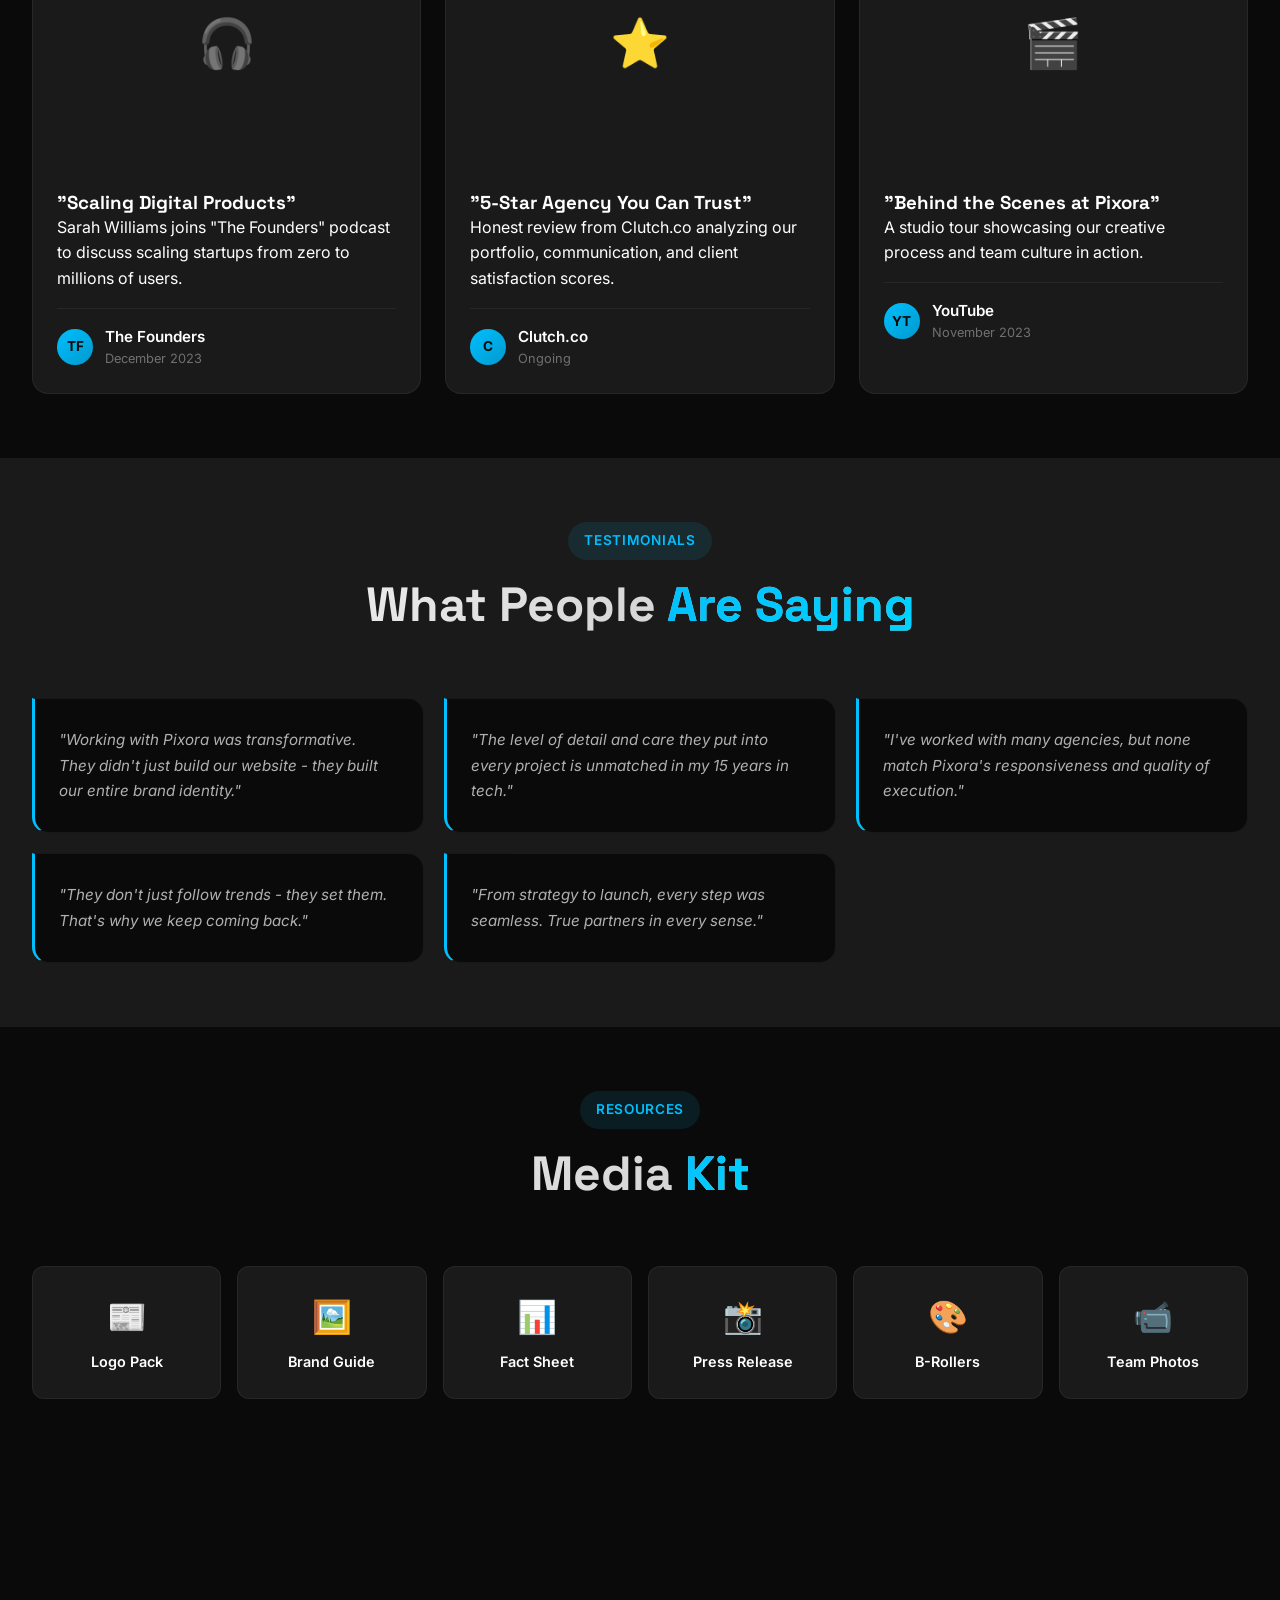
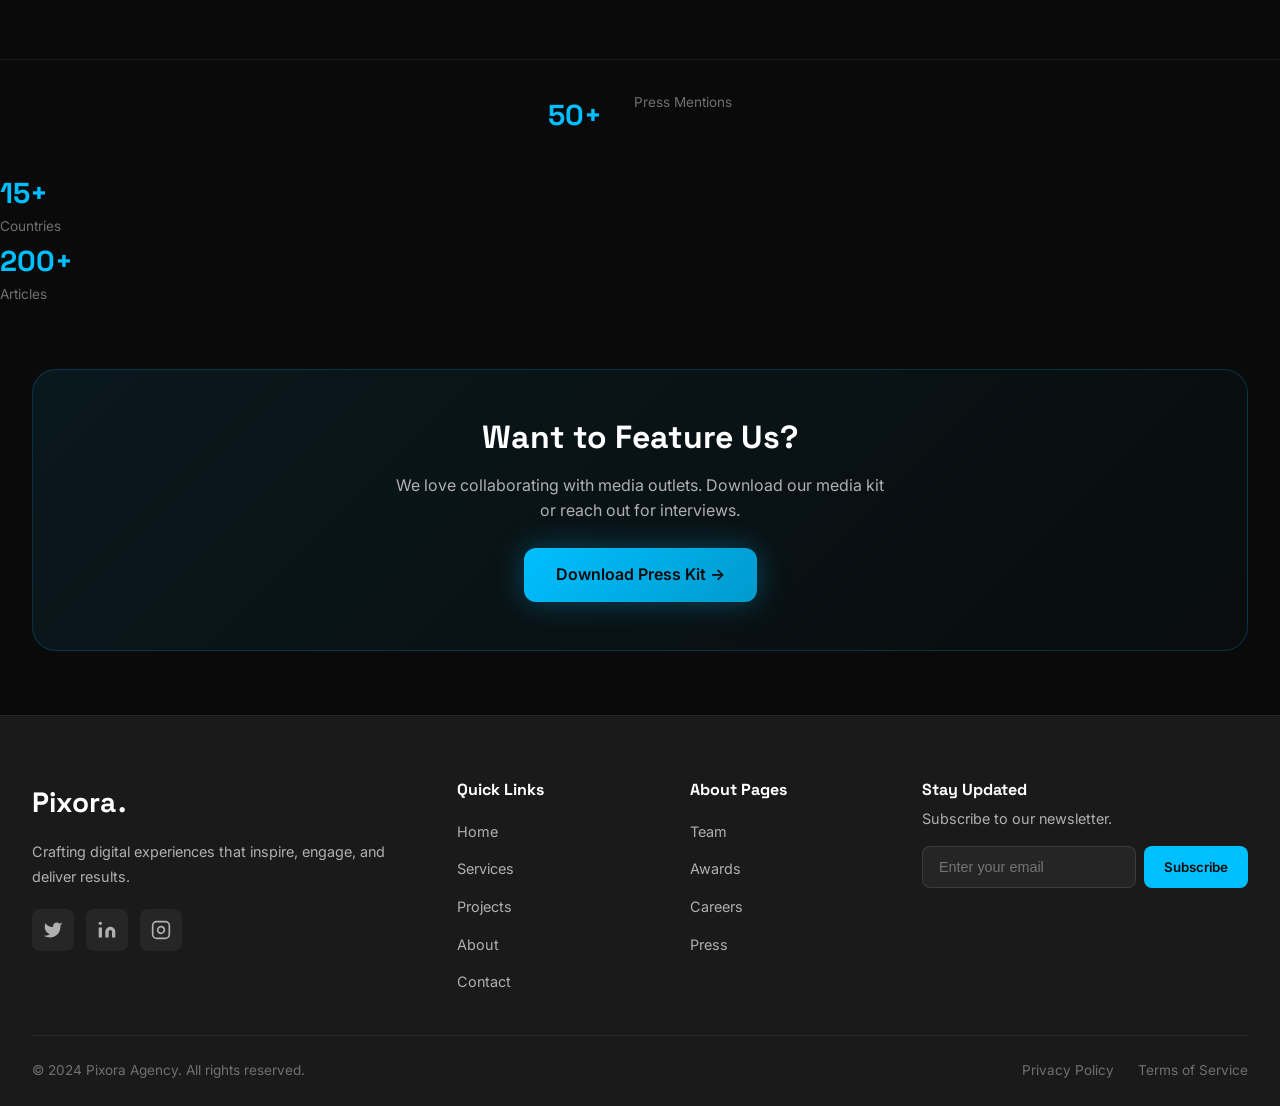
<file: press.html>
<!DOCTYPE html>
<html lang="en">
<head>
    <meta charset="UTF-8">
    <meta name="viewport" content="width=device-width, initial-scale=1.0">
    <title>Pixora - Press & Media</title>
    <link href="https://fonts.googleapis.com/css2?family=Inter:wght@300;400;500;600;700;800&family=Space+Grotesk:wght@400;500;600;700&display=swap" rel="stylesheet">
    <style>
        :root{--bg:#0a0a0a;--bg2:#1a1a1a;--w:#fff;--g:#b0b0b0;--m:#707070;--ac:#00bfff;--ach:#009acd;--gl:rgba(0,191,255,.3);--f:'Inter',sans-serif;--d:'Space Grotesk',sans-serif;--rs:8px;--rm:12px;--rl:16px;--rx:24px}
        *,*::before,*::after{margin:0;padding:0;box-sizing:border-box}html{scroll-behavior:smooth;font-size:16px}
        body{font-family:var(--f);background:var(--bg);color:var(--w);line-height:1.6;overflow-x:hidden}
        ul{list-style:none}a{text-decoration:none;color:inherit;transition:color .2s}
        button{font-family:inherit;cursor:pointer;border:none;background:none;outline:none}
        .cnt{max-width:1280px;margin:0 auto;padding:0 2rem}
        h1,h2,h3,h4{font-family:var(--d);font-weight:700;line-height:1.2}
        .tg{display:inline-block;padding:.5rem 1rem;background:rgba(0,191,255,.1);color:var(--ac);font-size:.85rem;font-weight:600;letter-spacing:.05em;text-transform:uppercase;border-radius:24px;margin-bottom:1rem}
        .st{font-size:clamp(2rem,5vw,3rem);margin-bottom:1rem;background:linear-gradient(135deg,#fff,#b0b0b0);-webkit-background-clip:text;-webkit-text-fill-color:transparent}
        .sd{color:var(--g);font-size:1.1rem;max-width:600px;margin:0 auto}.shdr{text-align:center;margin-bottom:4rem}
        .hl{background:linear-gradient(135deg,var(--ac),#00d4ff);-webkit-background-clip:text;-webkit-text-fill-color:transparent}
        .nb{position:fixed;top:0;left:0;right:0;z-index:1000;padding:1rem 0;background:rgba(10,10,10,.8);backdrop-filter:blur(20px);border-bottom:1px solid rgba(255,255,255,.05);transition:all .3s}
        .nb.sc{padding:.75rem 0;background:rgba(10,10,10,.95);box-shadow:0 4px 16px rgba(0,0,0,.4)}
        .nc{max-width:1280px;margin:0 auto;padding:0 2rem;display:flex;align-items:center;justify-content:space-between}
        .logo{display:flex;align-items:center;gap:2px;font-family:var(--d);font-size:1.75rem;font-weight:700;z-index:1001}.lt{color:var(--w)}.ld{color:var(.ac)}
        .nls{display:flex;align-items:center;gap:2rem}
        .nl{font-size:.95rem;font-weight:500;color:var(--g);position:relative;padding:.5rem 0;transition:color .2s}
        .nl::after{content:'';position:absolute;bottom:-4px;left:0;width:0;height:2px;background:var(--ac);transition:width .3s}
        .nl:hover,.nl.act{color:var(--w)}.nl:hover::after,.nl.act::after{width:100%}
        .mmb{display:none;width:40px;height:40px;position:relative;z-index:1001}
        .hb,.hb::bef,.hb::aft{display:block;width:24px;height:2px;background:var(--w);position:absolute;transition:all .3s}
        .hb{top:50%;left:50%;transform:translate(-50%,-50%)}.hb::bef{content:'';top:-8px}.hb::aft{content:'';top:8px}
        .mmb.act .hb{background:transparent}.mmb.act .hb::bef{top:0;transform:rotate(45deg)}.mmb.act .hb::aft{top:0;transform:rotate(-45deg)}
        .ph{padding:160px 2rem 80px;text-align:center;background:linear-gradient(180deg,rgba(0,191,255,.05),transparent)}
        .pt{font-size:clamp(2.5rem,6vw,4rem);margin-bottom:1rem}.ps{color:var(--g);font-size:1.15rem;max-width:600px;margin:0 auto 1.5rem}
        .bc{display:flex;align-items:center;justify-content:center;gap:.75rem;font-size:.9rem;color:var(--m)}.bc a{color:var(--ac)}

        /* Featured Article */
        .featured-article{padding:3rem;background:var(--bg2);border:1px solid rgba(0,191,255,.2);border-radius:var(--rx);margin-bottom:3rem;display:grid;grid-template-columns:1fr 1fr;gap:2rem;align-items:center;transition:all .3s}
        .featured-article:hover{border-color:var(--ac);box-shadow:0 0 40px rgba(0,0,0,.15)}
        .feat-date{font-size:.85rem;color:var(--ac);font-weight:600}
        .feat-title{font-size:1.35rem;margin:.5rem 0}
        .feat-excerpt{color:var(--g);font-size:.95rem;line-height:1.6}

        /* Press Grid */
        .press-section{padding:4rem 0}
        .press-grid{display:grid;grid-template-columns:repeat(auto-fit,minmax(340px,1fr));gap:1.5rem}
        .press-card{background:var(--bg2);border:1px solid rgba(255,255,255,.06);border-radius:var(--rl);overflow:hidden;transition:all .3s}
        .press-card:hover{transform:translateY(-6px);border-color:rgba(0,191,255,.2);box-shadow:0 8px 25px rgba(0,0,0,.3)}
        .press-type{display:inline-block;padding:4px 14px;background:rgba(0,191,255,.1);color:var(--ac);font-size:.78rem;font-weight:600;border-radius:20px;margin-bottom:1rem}
        .press-image{aspect-ratio:16/9;background:linear-gradient(135deg,var(--bg3),var(--bg2));display:flex;align-items:center;justify-content:center;font-size:3rem;margin-bottom:1rem;border-radius:var(--rm);overflow:hidden}
        .press-body{padding:1.5rem}
        .press-source{display:flex;align-items:center;gap:.75rem;margin-top:1rem;padding-top:1rem;border-top:1px solid rgba(255,255,255,.06)}
        .press-avatar{width:36px;height:36px;background:linear-gradient(135deg,var(--ac),var(--ach));border-radius:50%;display:flex;align-items:center;justify-content:center;font-size:.85rem;font-weight:700;color:var(--bg);flex-shrink:0}
        .press-name{font-size:.95rem;font-weight:600}.press-role{font-size:.8rem;color:var(--m)}

        /* Quote Cards */
        .quotes-section{padding:4rem 0;background:var(--bg2)}
        .quote-grid{display:grid;grid-template-columns:repeat(auto-fit,minmax(320px,1fr));gap:1.25rem}
        .quote-card{padding:1.75rem;background:var(--bg);border:1px solid rgba(255,255,255,.06);border-left:3px solid var(--ac);border-radius:0 var(--rl) var(--rl);font-style:italic;color:var(--g);font-size:.95rem;line-height:1.7;position:relative;padding-left:1.5rem;transition:all .3s}
        .quote-card:hover{border-left-width:6px;padding-left:2rem}

        /* Media Kit */
        .media-kit{padding:4rem 0}
        .media-grid{display:grid;grid-template-columns:repeat(auto-fit,minmax(180px,1fr));gap:1rem}
        .media-item{padding:1.5rem;background:var(--bg2);border:1px solid rgba(255,255,255,.06);border-radius:var(--rm);text-align:center;transition:all .3s}
        .media-item:hover{border-color:var(--ac);transform:translateY(-4px)}
        .media-icon{font-size:2rem;margin-bottom:.5rem}
        .media-name{font-size:.9rem;font-weight:600}

        /* Stats */
        .stats-row{display:flex;justify-content:center;gap:2rem;flex-wrap:wrap;padding:2rem 0;margin-top:3rem;border-top:1px solid rgba(255,255,255,.06)}
        .stat-it{font-family:var(--d);font-size:1.8rem;font-weight:800;color:var(--ac)}.stat-lbl{font-size:.85rem;color:var(--m)}

        /* CTA */
        .cta-sec{padding:4rem 0}
        .cta-box{text-align:center;padding:3rem;background:linear-gradient(135deg,rgba(0,191,255,.08),rgba(0,191,255,.02));border:1px solid rgba(0,191,255,.2);border-radius:var(--rx)}
        .cta-box h2{font-size:2rem;margin-bottom:1rem}.cta-box p{color:var(--g);margin-bottom:1.5rem;max-width:500px;margin-left:auto;margin-right:auto}
        .btn{display:inline-flex;align-items:center;justify-content:center;gap:.5rem;padding:14px 32px;font-size:1rem;font-weight:600;border-radius:var(--rm);transition:all .3s}
        .btn-p{background:linear-gradient(135deg,var(--ac),var(--ach));color:var(--bg);box-shadow:0 0 30px var(--gl)}.btn-p:hover{transform:translateY(-2px)}

        .ft{background:var(--bg2);border-top:1px solid rgba(255,255,255,.06);padding:4rem 0 1.5rem}
        .fg{display:grid;grid-template-columns:2fr 1fr 1fr 1.5fr;gap:2.5rem;margin-bottom:2.5rem}
        .fb .logo{margin-bottom:1rem}.fd{color:var(--g);font-size:.9rem;line-height:1.7;margin-bottom:1.25rem}
        .ss{display:flex;gap:.75rem}
        .sl{width:42px;height:42px;display:flex;align-items:center;justify-content:center;background:rgba(255,255,255,.05);border-radius:var(--rs);transition:all .3s}
        .sl svg{width:20px;height:20px;color:var(--g)}.sl:hover{background:var(--ac)}.sl:hover svg{color:var(--bg)}
        .fl h4{font-size:1rem;margin-bottom:1.25rem}.fl ul{display:flex;flex-direction:column;gap:.75rem}
        .fl a{color:var(--g);font-size:.9rem}.fl a:hover{color:var(--ac)}
        .fn h4{font-size:1rem;margin-bottom:.5rem}.fn p{color:var(--g);font-size:.9rem;margin-bottom:1rem}
        .nf{display:flex;gap:.5rem}
        .nf input{flex:1;padding:12px 16px;background:rgba(255,255,255,.05);border:1px solid rgba(255,255,255,.1);border-radius:var(--rs);color:var(--w);font-size:.9rem}
        .nf button{padding:12px 20px;background:var(--ac);color:var(--bg);border-radius:var(--rs);font-weight:600}
        .fbt{display:flex;align-items:center;justify-content:space-between;padding-top:1.5rem;border-top:1px solid rgba(255,255,255,.06)}
        .fbt p{color:var(--m);font-size:.85rem}.fbl{display:flex;gap:1.5rem}.fbl a{color:var(--m);font-size:.85rem}.fbl a:hover{color:var(--ac)}
        .btt{position:fixed;bottom:30px;right:30px;width:48px;height:48px;background:var(--ac);color:var(--bg);border-radius:50%;display:flex;align-items:center;justify-content:center;box-shadow:0 0 30px var(--gl);opacity:0;visibility:hidden;transform:translateY(20px);transition:all .3s;z-index:999}
        .btt.v{opacity:1;visibility:visible;transform:translateY(0)}.btt:hover{transform:translateY(-4px)}.btt svg{width:24px;height:24px}

        @media(max-width:1024px){.fg{grid-template-columns:1fr 1fr}.featured-article{grid-template-columns:1fr;text-align:center}}
        @media(max-width:768px){
            .mmb{display:block}.nls{position:fixed;top:0;right:-100%;width:80%;max-width:360px;height:100vh;background:var(--bg2);flex-direction:column;justify-content:center;align-items:center;gap:2rem;padding:2rem;transition:right .3s;box-shadow:0 8px 32px rgba(0,0,0,.5)}
            .nls.act{right:0}.nl{font-size:1.25rem}.press-grid{grid-template-columns:1fr}.media-grid{grid-template-columns:repeat(2,1fr)}.quote-grid{grid-template-columns:1fr}.fg{grid-template-columns:1fr;text-align:center}.ss{justify-content:center}.fbt{flex-direction:column;gap:1rem;text-align:center}
        }
        @media(max-width:480px){html{font-size:14px}.cnt{padding:0 1rem}.btn{padding:12px 24px}.nf{flex-direction:column}.btt{bottom:20px;right:20px;width:42px;height:42px}}
    </style>
</head>
<body>

    <nav class="nb sc" id="nb">
        <div class="nc">
            <a href="index.html" class="logo"><span class="lt">Pixora</span><span class="ld">.</span></a>
            <ul class="nls" id="nls">
                <li><a href="index.html" class="nl">Home</a></li>
                <li><a href="services.html" class="nl">Services</a></li>
                <li><a href="projects.html" class="nl">Projects</a></li>
                <li><a href="about.html" class="nl act">About</a></li>
                <li><a href="contact.html" class="nl">Contact</a></li>
            </ul>
            <button class="mmb" id="mmb"><span class="hb"></span></button>
        </div>
    </nav>

    <section class="ph">
        <div class="cnt">
            <span class="tg">In The News</span>
            <h1 class="pt">Press & <span class="hl">Media</span></h1>
            <p class="ps">See what industry leaders and publications are saying about us.</p>
            <div class="bc"><a href="index.html">Home</a><span>/</span><a href="about.html">About</a><span>/</span><span>Press</span></div>
        </div>
    </section>

    <!-- Featured Article -->
    <div class="cnt">
        <div class="featured-article">
            <div>
                <div class="feat-date">Latest Feature - March 2024</div>
                <h2 class="feat-title">How Pixora is Redefining Digital Agency Standards</h2>
                <p class="feat-excerpt">An in-depth look at the strategies and innovations that made Pixora one of the most talked-about agencies this year...</p>
            </div>
            <a href="#" class="btn btn-p" style="display:inline-flex;align-items:center;justify-content:center;gap:.5rem;padding:14px 32px;font-size:1rem;font-weight:600;border-radius:12px;background:linear-gradient(135deg,var(--ac),var(--ach));color:var(--bg);box-shadow:0 0 30px var(--gl)">Read Full Story →</a>
        </div>
    </div>

    <!-- Press Coverage -->
    <section class="press-section">
        <div class="cnt">
            <div class="shdr"><span class="tg">Coverage</span><h2 class="st">In The <span class="hl">Headlines</span></h2></div>
            <div class="press-grid">
                <div class="press-card">
                    <div class="press-type">Article</div>
                    <div class="press-image">📰</div>
                    <div class="press-body">
                        <h3>"Digital Excellence Redefined"</h3>
                        <p>A deep dive into Pixora's innovative approach to web development and client partnerships that deliver measurable results.</p>
                        <div class="press-source">
                            <div class="press-avatar">TC</div>
                            <div><div class="press-name">TechCrunch</div><div class="press-role">March 2024</div></div>
                        </div>
                    </div>
                </div>
                <div class="press-card">
                    <div class="press-type">Interview</div>
                    <div class="press-image">🎙️</div>
                    <div class="press-body">
                        <h3>"Building the Future of Web Design"</h3>
                       >David Kim discusses the evolution of digital design and where the industry is headed next.</p>
                        <div class="press-source">
                            <div class="press-avatar">W</div>
                            <div><div class="press-name">Wired Magazine</div><div class="press-role">February 2024</div></div>
                        </div>
                    </div>
                </div>
                <div class="press-card">
                    <div class="press-type">Feature</div>
                    <div class="press-image">🏆</div>
                    <div class="press-body">
                        <h3>"Top 10 Agencies to Watch"</h3>
                        <p>Forbes recognizes Pixora as one of the most promising digital agencies shaping the future of business technology.</p>
                        <div class="press-source">
                            <div class="press-avatar">FB</div>
                            <div><div class="press-name">Forbes</div><div class="press-role">January 2024</div></div>
                        </div>
                    </div>
                </div>
                <div class="press-card">
                    <div class="press-type">Podcast</div>
                    <div class="press-image">🎧</div>
                    <div class="press-body">
                        <h3>"Scaling Digital Products"</h3>
                        <p>Sarah Williams joins "The Founders" podcast to discuss scaling startups from zero to millions of users.</p>
                        <div class="press-source">
                            <div class="press-avatar">TF</div>
                            <div><div class="press-name">The Founders</div><div class="press-role">December 2023</div></div>
                        </div>
                    </div>
                </div>
                <div class="press-card">
                    <div class="press-type">Review</div>
                        <div class="press-image">⭐</div>
                        <div class="press-body">
                        <h3>"5-Star Agency You Can Trust"</h3>
                        <p>Honest review from Clutch.co analyzing our portfolio, communication, and client satisfaction scores.</p>
                        <div class="press-source">
                            <div class="press-avatar">C</div>
                            <div><div class="press-name">Clutch.co</div><div class="press-role">Ongoing</div></div>
                        </div>
                    </div>
                </div>
                <div class="press-card">
                    <div class="press-type">Video</div>
                    <div class="press-image">🎬</div>
                    <div class="press-body">
                        <h3>"Behind the Scenes at Pixora"</h3>
                        <p>A studio tour showcasing our creative process and team culture in action.</p>
                        <div class="press-source">
                            <div class="press-avatar">YT</div>
                            <div><div class="press-name">YouTube</div><div class="press-role">November 2023</div></div>
                        </div>
                    </div>
                </div>
            </div>
        </div>
    </section>

    <!-- Testimonials/Quotes -->
    <section class="quotes-section">
        <div class="cnt">
            <div class="shdr"><span class="tg">Testimonials</span><h2 class="st">What People <span class="hl">Are Saying</span></h2></div>
            <div class="quote-grid">
                <div class="quote-card">"Working with Pixora was transformative. They didn't just build our website - they built our entire brand identity."</div>
                <div class="quote-card">"The level of detail and care they put into every project is unmatched in my 15 years in tech."</div>
                <div class="quote-card">"I've worked with many agencies, but none match Pixora's responsiveness and quality of execution."</div>
                <div class="quote-card">"They don't just follow trends - they set them. That's why we keep coming back."</div>
                <div class="quote-card">"From strategy to launch, every step was seamless. True partners in every sense."</div>
            </div>
        </div>
    </section>

    <!-- Media Kit -->
    <section class="media-kit">
        <div class="cnt">
            <div class="shdr"><span class="tg">Resources</span><h2 class="st">Media <span class="hl">Kit</span></h2></div>
            <div class="media-grid">
                <div class="media-item"><div class="media-icon">📰</div><div class="media-name">Logo Pack</div></div>
                <div class="media-item"><div class="media-icon">🖼️</div><div class="media-name">Brand Guide</div></div>
                <div class="media-item"><div class="media-icon">📊</div><div class="media-name">Fact Sheet</div></div>
                <div class="media-item"><div class="media-icon">📸</div><div class="media-name">Press Release</div></div>
                <div class="media-item"><div class="media-icon">🎨</div><div class="media-name">B-Rollers</div></div>
                <div class="media-item"><div class="media-icon">📹</div><div class="media-name">Team Photos</div></div>
                <div class="media-item"><div class="media-icon">🎬</div><div class="media-name">Video Assets</div></div>
            </div>
        </div>
    </section>

    <!-- Stats -->
    <div class="stats-row">
        <div class="stat-it">50+</div><div class="stat-lbl">Press Mentions</div></div>
        <div class="stat-it">15+</div><div class="stat-lbl">Countries</div></div>
        <div class="stat-it">200+</div><div class="stat-lbl">Articles</div></div>
    </div>

    <!-- CTA -->
    <section class="cta-sec">
        <div class="cnt">
            <div class="cta-box">
                <h2>Want to Feature Us?</h2>
                <p>We love collaborating with media outlets. Download our media kit or reach out for interviews.</p>
                <a href="contact.html" class="btn btn-p">Download Press Kit →</a>
            </div>
        </div>
    </section>

    <footer class="ft">
        <div class="cnt">
            <div class="fg">
                <div class="fb"><a href="index.html" class="logo"><span class="lt">Pixora</span><span class="ld">.</span></a><p class="fd">Crafting digital experiences that inspire, engage, and deliver results.</p><div class="ss"><a href="#" class="sl"><svg viewBox="0 0 24 24" fill="currentColor"><path d="M23 3a10.9 10.9 0 0 1-3.14 1.53 4.48 4.48 0 0 0-7.86 3v1A10.66 10.66 0 0 1 3 4s-4 9 5 13a11.64 11.64 0 0 1-7 2c9 5 20 0 20-11.5a4.5 4.5 0 0 0-.08-.83A7.72 7.72 0 0 0 23 3z"/></svg></a><a href="#" class="sl"><svg viewBox="0 0 24 24" fill="currentColor"><path d="M16 8a6 6 0 0 1 6 6v7h-4v-7a2 2 0 0 0-2-2 2 2 0 0 0-2 2v7h-4v-7a6 6 0 0 1 6-6z"/><rect x="2" y="9" width="4" height="12"/><circle cx="4" cy="4" r="2"/></svg></a><a href="#" class="sl"><svg viewBox="0 0 24 24" fill="none" stroke="currentColor" stroke-width="2"><rect x="2" y="2" width="20" height="20" rx="5"/><path d="M16 11.37A4 4 0 1 1 12.63 8 4 4 0 0 1 16 11.37z"/><line x1="17.5" y1="6.5" x2="17.51" y2="6.5"/></svg></a></div></div>
                <div class="fl"><h4>Quick Links</h4><ul><li><a href="index.html">Home</a></li><li><a href="services.html">Services</a></li><li><a href="projects.html">Projects</a></li><li><a href="about.html">About</a></li><li><a href="contact.html">Contact</a></li></ul></div>
                <div class="fl"><h4>About Pages</h4><ul><li><a href="team.html">Team</a></li><li><a href="awards.html">Awards</a></li><li><a href="careers.html">Careers</a></li><li><a href="press.html">Press</a></li></ul></div>
                <div class="fn"><h4>Stay Updated</h4><p>Subscribe to our newsletter.</p><form class="nf" onsubmit="event.preventDefault();alert('Thank you!');this.reset();"><input type="email" placeholder="Enter your email" required><button type="submit">Subscribe</button></form></div>
            </div>
            <div class="fbt"><p>&copy; 2024 Pixora Agency. All rights reserved.</p><div class="fbl"><a href="#">Privacy Policy</a><a href="#">Terms of Service</a></div></div>
        </div>
    </footer>

    <button class="btt" id="btt"><svg viewBox="0 0 24 24" fill="none" stroke="currentColor" stroke-width="2"><polyline points="18 15 12 9 6 15"/></svg></button>

    <script>
        document.addEventListener('DOMContentLoaded',function(){
            var nb=document.getElementById('nb');if(nb){window.addEventListener('scroll',function(){nb.classList.toggle('sc',window.scrollY>50)},{passive:true})}
            var mb=document.getElementById('mmb'),nl=document.getElementById('nls');
            if(mb&&nl){mb.onclick=function(){mb.classList.toggle('act');nl.classList.toggle('act');document.body.style.overflow=nl.classList.contains('act')?'hidden':''};nl.querySelectorAll('.nl').forEach(function(l){l.onclick=function(){mb.classList.remove('act');nl.classList.remove('act');document.body.style.overflow=''}})}
            var bt=document.getElementById('btt');if(bt){window.addEventListener('scroll',function(){bt.classList.toggle('v',window.scrollY>400)},{passive:true});bt.onclick=function(){window.scrollTo({top:0,behavior:'smooth'})}}
            var els=document.querySelectorAll('.press-card,.quote-card,.media-item,.featured-article');els.forEach(function(e){e.style.opacity='0';e.style.transform='translateY(25px)';e.style.transition='opacity .5s ease,transform .5s ease'});
            var obs=new IntersectionObserver(function(en){en.forEach(function(e,i){if(e.isIntersecting){setTimeout(function(){e.target.style.opacity='1';e.target.style.transform='translateY(0)'},i*90);obs.unobserve(e.target)}})},{threshold:0.1});
            els.forEach(function(e){obs.observe(e)});
        });
    </script>
</body>
</html>
</file>
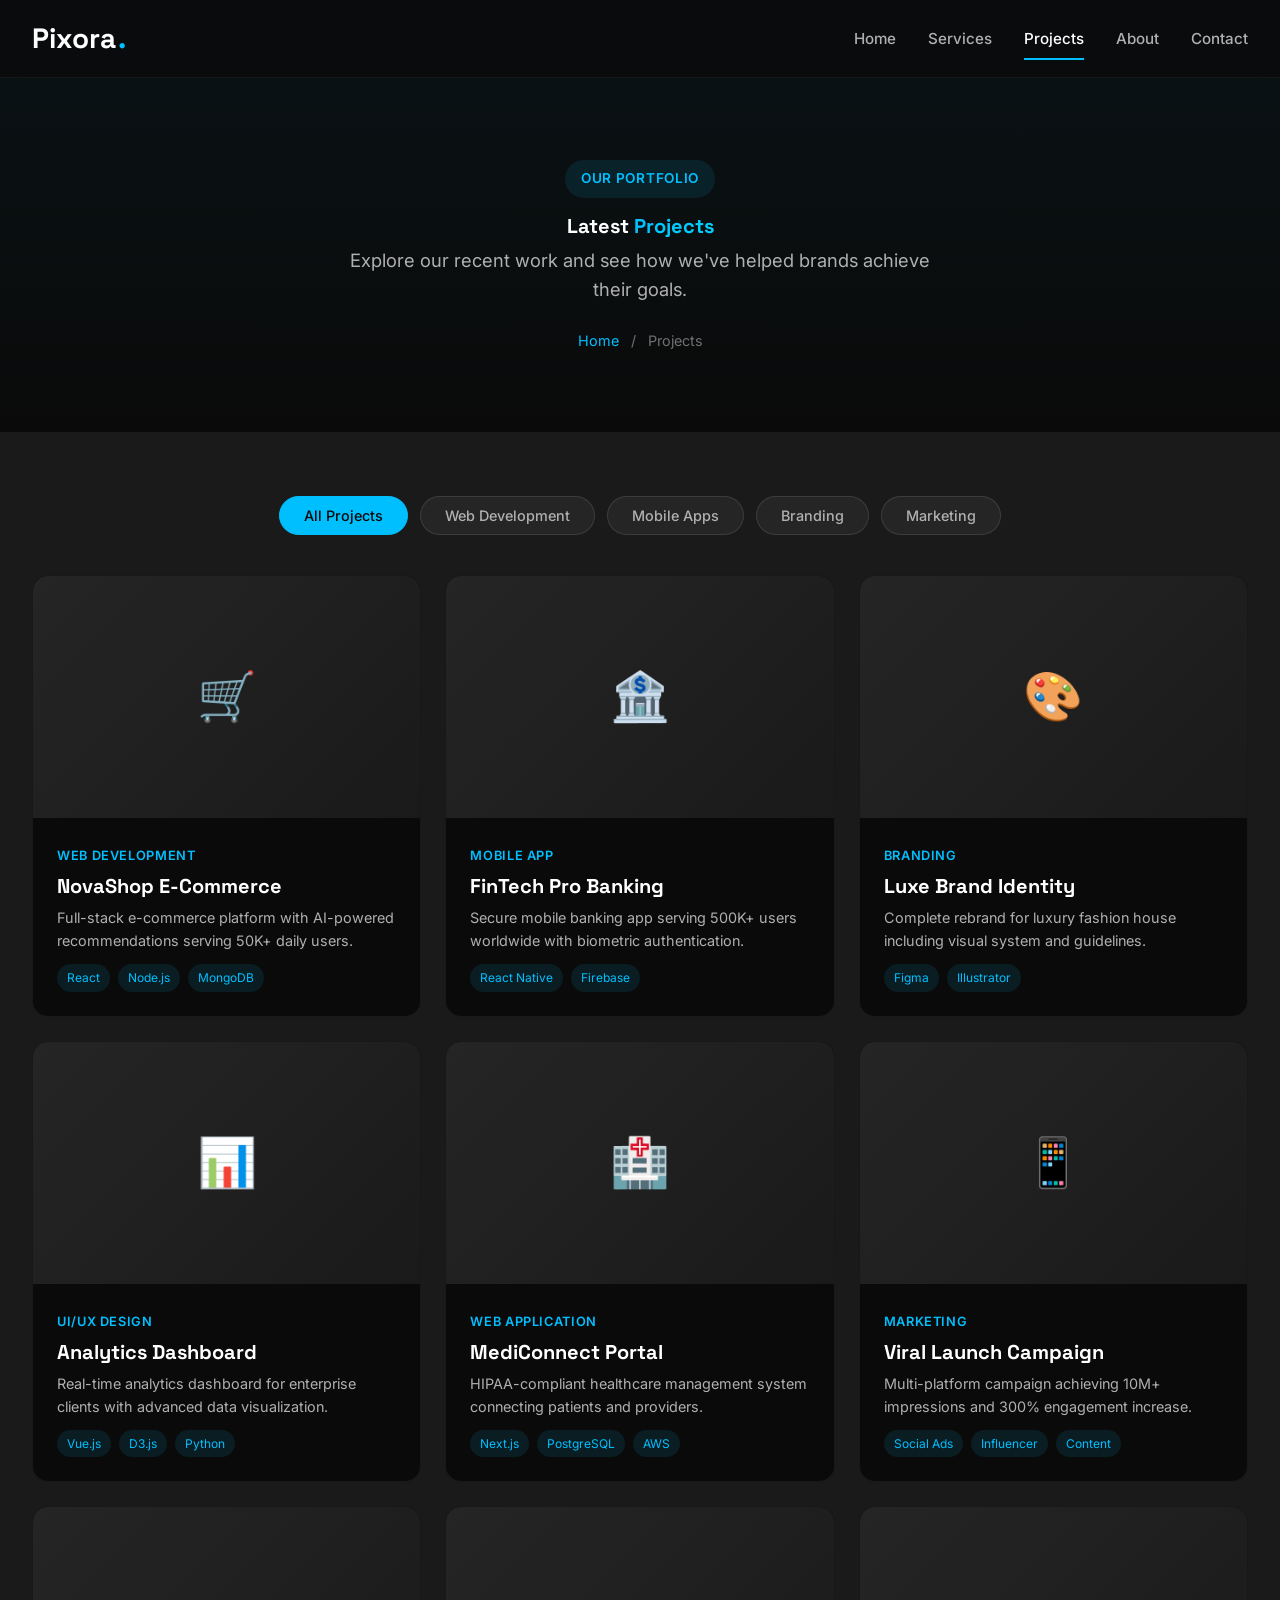
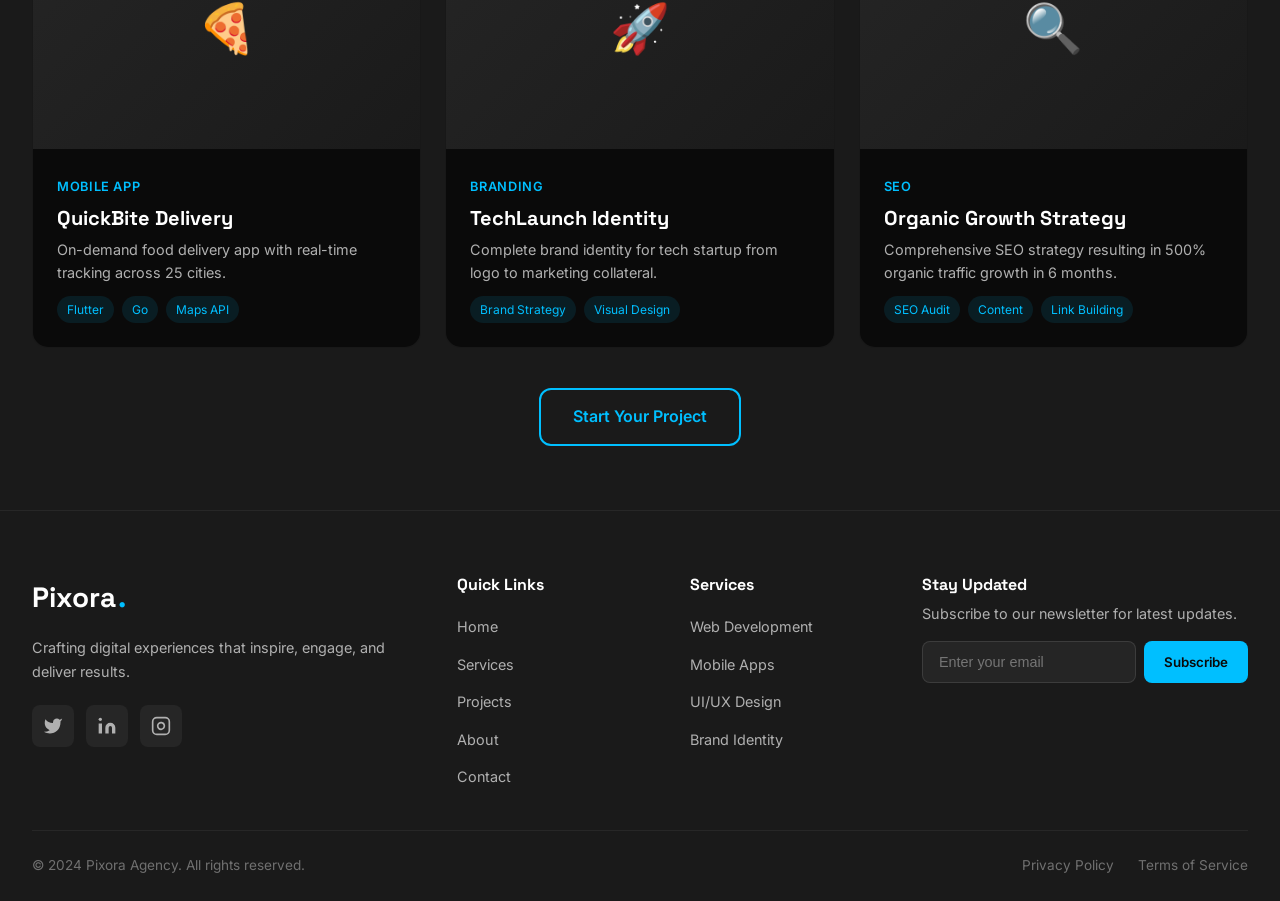
<file: projects.html>
<!DOCTYPE html>
<html lang="en">
<head>
    <meta charset="UTF-8">
    <meta name="viewport" content="width=device-width, initial-scale=1.0">
    <title>Pixora - Our Projects</title>
    <link href="https://fonts.googleapis.com/css2?family=Inter:wght@300;400;500;600;700;800&family=Space+Grotesk:wght@400;500;600;700&display=swap" rel="stylesheet">
    
    <style>
        :root {
            --bg: #0a0a0a; --bg2: #1a1a1a; --bg3: #252525;
            --white: #ffffff; --gray: #b0b0b0; --muted: #707070;
            --accent: #00bfff; --accent-h: #009acd; --glow: rgba(0,191,255,0.3);
            --font: 'Inter',sans-serif; --display: 'Space Grotesk',sans-serif;
            --r-sm: 8px; --r-md: 12px; --r-lg: 16px; --r-xl: 24px;
        }
        *,*::before,*::after{margin:0;padding:0;box-sizing:border-box}
        html{scroll-behavior:smooth;font-size:16px}
        body{font-family:var(--font);background:var(--bg);color:var(--white);line-height:1.6;overflow-x:hidden}
        ul{list-style:none}a{text-decoration:none;color:inherit;transition:color .2s}button{font-family:inherit;cursor:pointer;border:none;background:none;outline:none}
        .container{max-width:1280px;margin:0 auto;padding:0 2rem}
        h1,h2,h3,h4{font-family:var(--display);font-weight:700;line-height:1.2}
        .tag{display:inline-block;padding:.5rem 1rem;background:rgba(0,191,255,.1);color:var(--accent);font-size:.85rem;font-weight:600;letter-spacing:.05em;text-transform:uppercase;border-radius:24px;margin-bottom:1rem}
        .stitle{font-size:clamp(2rem,5vw,3rem);margin-bottom:1rem;background:linear-gradient(135deg,#fff,#b0b0b0);-webkit-background-clip:text;-webkit-text-fill-color:transparent}
        .sdesc{color:var(--gray);font-size:1.1rem;max-width:600px;margin:0 auto}
        .shdr{text-align:center;margin-bottom:4rem}
        .hl{background:linear-gradient(135deg,var(--accent),#00d4ff);-webkit-background-clip:text;-webkit-text-fill-color:transparent}
        .btn{display:inline-flex;align-items:center;justify-content:center;gap:.5rem;padding:14px 32px;font-size:1rem;font-weight:600;border-radius:var(--r-md);transition:all .3s}
        .btn-pri{background:linear-gradient(135deg,var(--accent),var(--accent-h));color:var(--bg);box-shadow:0 0 30px var(--glow)}.btn-pri:hover{transform:translateY(-2px)}
        .btn-out{background:transparent;color:var(--accent);border:2px solid var(--accent)}.btn-out:hover{background:var(--accent);color:var(--bg)}

        /* NAV */
        .nav{position:fixed;top:0;left:0;right:0;z-index:1000;padding:1rem 0;background:rgba(10,10,10,.8);backdrop-filter:blur(20px);border-bottom:1px solid rgba(255,255,255,.05);transition:all .3s}
        .nav.sc{padding:.75rem 0;background:rgba(10,10,10,.95);box-shadow:0 4px 16px rgba(0,0,0,.4)}
        .nc{max-width:1280px;margin:0 auto;padding:0 2rem;display:flex;align-items:center;justify-content:space-between}
        .logo{display:flex;align-items:center;gap:2px;font-family:var(--display);font-size:1.75rem;font-weight:700;z-index:1001}
        .lt{color:var(--white)}.ld{color:var(--accent)}
        .nlinks{display:flex;align-items:center;gap:2rem}
        .nl{font-size:.95rem;font-weight:500;color:var(--gray);position:relative;padding:.5rem 0;transition:color .2s}
        .nl::after{content:'';position:absolute;bottom:-4px;left:0;width:0;height:2px;background:var(--accent);transition:width .3s}
        .nl:hover,.nl.act{color:var(--white)}.nl:hover::after,.nl.act::after{width:100%}
        .mbtn{display:none;width:40px;height:40px;position:relative;z-index:1001}
        .hb,.hb::before,.hb::after{display:block;width:24px;height:2px;background:var(--white);position:absolute;transition:all .3s}
        .hb{top:50%;left:50%;transform:translate(-50%,-50%)}.hb::before{content:'';top:-8px}.hb::after{content:'';top:8px}
        .mbtn.act .hb{background:transparent}.mbtn.act .hb::before{top:0;transform:rotate(45deg)}.mbtn.act .hb::after{top:0;transform:rotate(-45deg)}

        /* PAGE HDR */
        .phdr{padding:160px 2rem 80px;text-align:center;background:linear-gradient(180deg,rgba(0,191,255,.05),transparent)}
        .ptitle{font-size:clamp(2.5rem,6vw,4rem);margin-bottom:1rem}
        .psub{color:var(--gray);font-size:1.15rem;max-width:600px;margin:0 auto 1.5rem}
        .bc{display:flex;align-items:center;justify-content:center;gap:.75rem;font-size:.9rem;color:var(--muted)}
        .bc a{color:var(--accent)}.bc a:hover{text-decoration:underline}

        /* FILTER + PROJECTS */
        .psec{padding:4rem 0;background:var(--bg2)}
        .fbar{display:flex;justify-content:center;flex-wrap:wrap;gap:.75rem;margin-bottom:2.5rem}
        .fb{padding:10px 24px;background:rgba(255,255,255,.05);border:1px solid rgba(255,255,255,.1);border-radius:30px;color:var(--gray);font-size:.9rem;font-weight:500;cursor:pointer;transition:all .3s}
        .fb:hover,.fb.act{background:var(--accent);color:var(--bg);border-color:var(--accent)}
        .pgrid{display:grid;grid-template-columns:repeat(auto-fit,minmax(360px,1fr));gap:1.5rem}
        .pcard{background:var(--bg);border-radius:var(--r-lg);overflow:hidden;border:1px solid rgba(255,255,255,.06);transition:all .3s}
        .pcard:hover{transform:translateY(-8px);box-shadow:0 8px 32px rgba(0,0,0,.5);border-color:rgba(0,191,255,.2)}
        .pimg{position:relative;aspect-ratio:16/10;overflow:hidden}
        .pph{width:100%;height:100%;background:linear-gradient(135deg,var(--bg3),var(--bg2));display:flex;align-items:center;justify-content:center;font-size:3rem;transition:transform .5s}
        .pcard:hover .pph{transform:scale(1.05)}
        .pov{position:absolute;inset:0;background:rgba(0,191,255,.9);display:flex;align-items:center;justify-content:center;opacity:0;transition:opacity .3s}
        .pcard:hover .pov{opacity:1}
        .plink{padding:12px 28px;background:var(--bg);color:var(--accent);border-radius:var(--r-md);font-weight:600;font-size:.9rem;transform:translateY(20px);transition:transform .3s}
        .pcard:hover .plink{transform:translateY(0)}
        .pinfo{padding:1.5rem}
        .pcat{display:inline-block;font-size:.8rem;color:var(--accent);font-weight:600;text-transform:uppercase;letter-spacing:.05em;margin-bottom:.5rem}
        .ptitle{font-size:1.25rem;margin-bottom:.5rem}
        .pdesc{color:var(--gray);font-size:.9rem;line-height:1.6;margin-bottom:.75rem}
        .ptech{display:flex;flex-wrap:wrap;gap:.5rem}
        .ptech span{padding:4px 10px;background:rgba(0,191,255,.1);color:var(--accent);font-size:.75rem;border-radius:20px}
        .pcta{text-align:center;margin-top:2.5rem}

        /* FOOTER */
        .ft{background:var(--bg2);border-top:1px solid rgba(255,255,255,.06);padding:4rem 0 1.5rem}
        .fg{display:grid;grid-template-columns:2fr 1fr 1fr 1.5fr;gap:2.5rem;margin-bottom:2.5rem}
        .fbrand .logo{margin-bottom:1rem}.fdesc{color:var(--gray);font-size:.9rem;line-height:1.7;margin-bottom:1.25rem}
        .slinks{display:flex;gap:.75rem}
        .sl{width:42px;height:42px;display:flex;align-items:center;justify-content:center;background:rgba(255,255,255,.05);border-radius:var(--r-sm);transition:all .3s}
        .sl svg{width:20px;height:20px;color:var(--gray)}.sl:hover{background:var(--accent)}.sl:hover svg{color:var(--bg)}
        .flinks h4{font-size:1rem;margin-bottom:1.25rem}
        .flinks ul{display:flex;flex-direction:column;gap:.75rem}
        .flinks a{color:var(--gray);font-size:.9rem}.flinks a:hover{color:var(--accent)}
        .fnl h4{font-size:1rem;margin-bottom:.5rem}.fnl p{color:var(--gray);font-size:.9rem;margin-bottom:1rem}
        .nf{display:flex;gap:.5rem}
        .nf input{flex:1;padding:12px 16px;background:rgba(255,255,255,.05);border:1px solid rgba(255,255,255,.1);border-radius:var(--r-sm);color:var(--white);font-size:.9rem}
        .nf input:focus{outline:none;border-color:var(--accent)}
        .nf button{padding:12px 20px;background:var(--accent);color:var(--bg);border-radius:var(--r-sm);font-weight:600}
        .fbtm{display:flex;align-items:center;justify-content:space-between;padding-top:1.5rem;border-top:1px solid rgba(255,255,255,.06)}
        .fbtm p{color:var(--muted);font-size:.85rem}
        .fbl{display:flex;gap:1.5rem}.fbl a{color:var(--muted);font-size:.85rem}.fbl a:hover{color:var(--accent)}

        /* BTT */
        .btt{position:fixed;bottom:30px;right:30px;width:48px;height:48px;background:var(--accent);color:var(--bg);border-radius:50%;display:flex;align-items:center;justify-content:center;box-shadow:0 0 30px var(--glow);opacity:0;visibility:hidden;transform:translateY(20px);transition:all .3s;z-index:999}
        .btt.vis{opacity:1;visibility:visible;transform:translateY(0)}.btt:hover{transform:translateY(-4px)}
        .btt svg{width:24px;height:24px}

        @media(max-width:1024px){.fg{grid-template-columns:1fr 1fr}}
        @media(max-width:768px){
            .mbtn{display:block}
            .nlinks{position:fixed;top:0;right:-100%;width:80%;max-width:360px;height:100vh;background:var(--bg2);flex-direction:column;justify-content:center;align-items:center;gap:2rem;padding:2rem;transition:right .3s;box-shadow:0 8px 32px rgba(0,0,0,.5)}
            .nlinks.act{right:0}.nl{font-size:1.25rem}
            .pgrid{grid-template-columns:1fr}.fg{grid-template-columns:1fr;text-align:center}
            .slinks{justify-content:center}.fbtm{flex-direction:column;gap:1rem;text-align:center}
        }
        @media(max-width:480px){html{font-size:14px}.container{padding:0 1rem}.btn{padding:12px 24px}.nf{flex-direction:column}.btt{bottom:20px;right:20px;width:42px;height:42px}}
    </style>
</head>
<body>

    <nav class="nav sc" id="nav">
        <div class="nc">
            <a href="index.html" class="logo"><span class="lt">Pixora</span><span class="ld">.</span></a>
            <ul class="nlinks" id="nlinks">
                <li><a href="index.html" class="nl">Home</a></li>
                <li><a href="services.html" class="nl">Services</a></li>
                <li><a href="projects.html" class="nl act">Projects</a></li>
                <li><a href="about.html" class="nl">About</a></li>
                <li><a href="contact.html" class="nl">Contact</a></li>
            </ul>
            <button class="mbtn" id="mbtn"><span class="hb"></span></button>
        </div>
    </nav>

    <section class="phdr">
        <div class="container">
            <span class="tag">Our Portfolio</span>
            <h1 class="ptitle">Latest <span class="hl">Projects</span></h1>
            <p class="psub">Explore our recent work and see how we've helped brands achieve their goals.</p>
            <div class="bc"><a href="index.html">Home</a><span>/</span><span>Projects</span></div>
        </div>
    </section>

    <section class="psec">
        <div class="container">
            <div class="fbar">
                <button class="fb act" data-f="all">All Projects</button>
                <button class="fb" data-f="web">Web Development</button>
                <button class="fb" data-f="mobile">Mobile Apps</button>
                <button class="fb" data-f="branding">Branding</button>
                <button class="fb" data-f="marketing">Marketing</button>
            </div>

            <div class="pgrid" id="pgrid">
                <div class="pcard" data-c="web">
                    <div class="pimg"><div class="pph"><span>🛒</span></div><div class="pov"><a href="#" class="plink">View Project</a></div></div>
                    <div class="pinfo"><span class="pcat">Web Development</span><h3 class="ptitle">NovaShop E-Commerce</h3><p class="pdesc">Full-stack e-commerce platform with AI-powered recommendations serving 50K+ daily users.</p><div class="ptech"><span>React</span><span>Node.js</span><span>MongoDB</span></div></div>
                </div>
                <div class="pcard" data-c="mobile">
                    <div class="pimg"><div class="pph"><span>🏦</span></div><div class="pov"><a href="#" class="plink">View Project</a></div></div>
                    <div class="pinfo"><span class="pcat">Mobile App</span><h3 class="ptitle">FinTech Pro Banking</h3><p class="pdesc">Secure mobile banking app serving 500K+ users worldwide with biometric authentication.</p><div class="ptech"><span>React Native</span><span>Firebase</span></div></div>
                </div>
                <div class="pcard" data-c="branding">
                    <div class="pimg"><div class="pph"><span>🎨</span></div><div class="pov"><a href="#" class="plink">View Project</a></div></div>
                    <div class="pinfo"><span class="pcat">Branding</span><h3 class="ptitle">Luxe Brand Identity</h3><p class="pdesc">Complete rebrand for luxury fashion house including visual system and guidelines.</p><div class="ptech"><span>Figma</span><span>Illustrator</span></div></div>
                </div>
                <div class="pcard" data-c="web">
                    <div class="pimg"><div class="pph"><span>📊</span></div><div class="pov"><a href="#" class="plink">View Project</a></div></div>
                    <div class="pinfo"><span class="pcat">UI/UX Design</span><h3 class="ptitle">Analytics Dashboard</h3><p class="pdesc">Real-time analytics dashboard for enterprise clients with advanced data visualization.</p><div class="ptech"><span>Vue.js</span><span>D3.js</span><span>Python</span></div></div>
                </div>
                <div class="pcard" data-c="web">
                    <div class="pimg"><div class="pph"><span>🏥</span></div><div class="pov"><a href="#" class="plink">View Project</a></div></div>
                    <div class="pinfo"><span class="pcat">Web Application</span><h3 class="ptitle">MediConnect Portal</h3><p class="pdesc">HIPAA-compliant healthcare management system connecting patients and providers.</p><div class="ptech"><span>Next.js</span><span>PostgreSQL</span><span>AWS</span></div></div>
                </div>
                <div class="pcard" data-c="marketing">
                    <div class="pimg"><div class="pph"><span>📱</span></div><div class="pov"><a href="#" class="plink">View Project</a></div></div>
                    <div class="pinfo"><span class="pcat">Marketing</span><h3 class="ptitle">Viral Launch Campaign</h3><p class="pdesc">Multi-platform campaign achieving 10M+ impressions and 300% engagement increase.</p><div class="ptech"><span>Social Ads</span><span>Influencer</span><span>Content</span></div></div>
                </div>
                <div class="pcard" data-c="mobile">
                    <div class="pimg"><div class="pph"><span>🍕</span></div><div class="pov"><a href="#" class="plink">View Project</a></div></div>
                    <div class="pinfo"><span class="pcat">Mobile App</span><h3 class="ptitle">QuickBite Delivery</h3><p class="pdesc">On-demand food delivery app with real-time tracking across 25 cities.</p><div class="ptech"><span>Flutter</span><span>Go</span><span>Maps API</span></div></div>
                </div>
                <div class="pcard" data-c="branding">
                    <div class="pimg"><div class="pph"><span>🚀</span></div><div class="pov"><a href="#" class="plink">View Project</a></div></div>
                    <div class="pinfo"><span class="pcat">Branding</span><h3 class="ptitle">TechLaunch Identity</h3><p class="pdesc">Complete brand identity for tech startup from logo to marketing collateral.</p><div class="ptech"><span>Brand Strategy</span><span>Visual Design</span></div></div>
                </div>
                <div class="pcard" data-c="marketing">
                    <div class="pimg"><div class="pph"><span>🔍</span></div><div class="pov"><a href="#" class="plink">View Project</a></div></div>
                    <div class="pinfo"><span class="pcat">SEO</span><h3 class="ptitle">Organic Growth Strategy</h3><p class="pdesc">Comprehensive SEO strategy resulting in 500% organic traffic growth in 6 months.</p><div class="ptech"><span>SEO Audit</span><span>Content</span><span>Link Building</span></div></div>
                </div>
            </div>

            <div class="pcta"><a href="contact.html" class="btn btn-out">Start Your Project</a></div>
        </div>
    </section>

    <footer class="ft">
        <div class="container">
            <div class="fg">
                <div class="fbrand"><a href="index.html" class="logo"><span class="lt">Pixora</span><span class="ld">.</span></a><p class="fdesc">Crafting digital experiences that inspire, engage, and deliver results.</p><div class="slinks"><a href="#" class="sl" aria-label="Twitter"><svg viewBox="0 0 24 24" fill="currentColor"><path d="M23 3a10.9 10.9 0 0 1-3.14 1.53 4.48 4.48 0 0 0-7.86 3v1A10.66 10.66 0 0 1 3 4s-4 9 5 13a11.64 11.64 0 0 1-7 2c9 5 20 0 20-11.5a4.5 4.5 0 0 0-.08-.83A7.72 7.72 0 0 0 23 3z"/></svg></a><a href="#" class="sl" aria-label="LinkedIn"><svg viewBox="0 0 24 24" fill="currentColor"><path d="M16 8a6 6 0 0 1 6 6v7h-4v-7a2 2 0 0 0-2-2 2 2 0 0 0-2 2v7h-4v-7a6 6 0 0 1 6-6z"/><rect x="2" y="9" width="4" height="12"/><circle cx="4" cy="4" r="2"/></svg></a><a href="#" class="sl" aria-label="Instagram"><svg viewBox="0 0 24 24" fill="none" stroke="currentColor" stroke-width="2"><rect x="2" y="2" width="20" height="20" rx="5"/><path d="M16 11.37A4 4 0 1 1 12.63 8 4 4 0 0 1 16 11.37z"/><line x1="17.5" y1="6.5" x2="17.51" y2="6.5"/></svg></a></div></div>
                <div class="flinks"><h4>Quick Links</h4><ul><li><a href="index.html">Home</a></li><li><a href="services.html">Services</a></li><li><a href="projects.html">Projects</a></li><li><a href="about.html">About</a></li><li><a href="contact.html">Contact</a></li></ul></div>
                <div class="flinks"><h4>Services</h4><ul><li><a href="services.html">Web Development</a></li><li><a href="services.html">Mobile Apps</a></li><li><a href="services.html">UI/UX Design</a></li><li><a href="services.html">Brand Identity</a></li></ul></div>
                <div class="fnl"><h4>Stay Updated</h4><p>Subscribe to our newsletter for latest updates.</p><form class="nf" onsubmit="event.preventDefault();alert('Thank you!');this.reset();"><input type="email" placeholder="Enter your email" required><button type="submit">Subscribe</button></form></div>
            </div>
            <div class="fbtm"><p>&copy; 2024 Pixora Agency. All rights reserved.</p><div class="fbl"><a href="#">Privacy Policy</a><a href="#">Terms of Service</a></div></div>
        </div>
    </footer>

    <button class="btt" id="btt"><svg viewBox="0 0 24 24" fill="none" stroke="currentColor" stroke-width="2"><polyline points="18 15 12 9 6 15"/></svg></button>

    <script>
        document.addEventListener('DOMContentLoaded',function(){
            // Nav
            var n=document.getElementById('nav');if(n){window.addEventListener('scroll',function(){n.classList.toggle('sc',window.scrollY>50)},{passive:true})}
            // Mobile Menu
            var mb=document.getElementById('mbtn'),nl=document.getElementById('nlinks');
            if(mb&&nl){mb.onclick=function(){mb.classList.toggle('act');nl.classList.toggle('act');document.body.style.overflow=nl.classList.contains('act')?'hidden':''};nl.querySelectorAll('.nl').forEach(function(l){l.onclick=function(){mb.classList.remove('act');nl.classList.remove('act');document.body.style.overflow=''}})}
            // BTT
            var bt=document.getElementById('btt');if(bt){window.addEventListener('scroll',function(){bt.classList.toggle('vis',window.scrollY>400)},{passive:true});bt.onclick=function(){window.scrollTo({top:0,behavior:'smooth'})}}
            // Filter
            var fbs=document.querySelectorAll('.fb'),pcs=document.querySelectorAll('#pgrid .pcard');
            fbs.forEach(function(b){b.addEventListener('click',function(){
                fbs.forEach(function(x){x.classList.remove('act')});b.classList.add('act');
                var f=b.dataset.f;
                pcs.forEach(function(c){
                    if(f==='all'||c.dataset.c===f){c.style.display='';setTimeout(function(){c.style.opacity='1';c.style.transform='translateY(0)'},50)}
                    else{c.style.opacity='0';c.style.transform='translateY(20px)';setTimeout(function(){c.style.display='none'},300)}
                });
            })});
            // Animate
            pcs.forEach(function(c){c.style.opacity='0';c.style.transform='translateY(30px)';c.style.transition='opacity .6s ease,transform .6s ease'});
            var o=new IntersectionObserver(function(es){es.forEach(function(e,i){if(e.isIntersecting){setTimeout(function(){e.target.style.opacity='1';e.target.style.transform='translateY(0)'},i*80);o.unobserve(e.target)}})},{threshold:0.1});
            pcs.forEach(function(c){o.observe(c)});
        });
    </script>
</body>
</html>
</file>
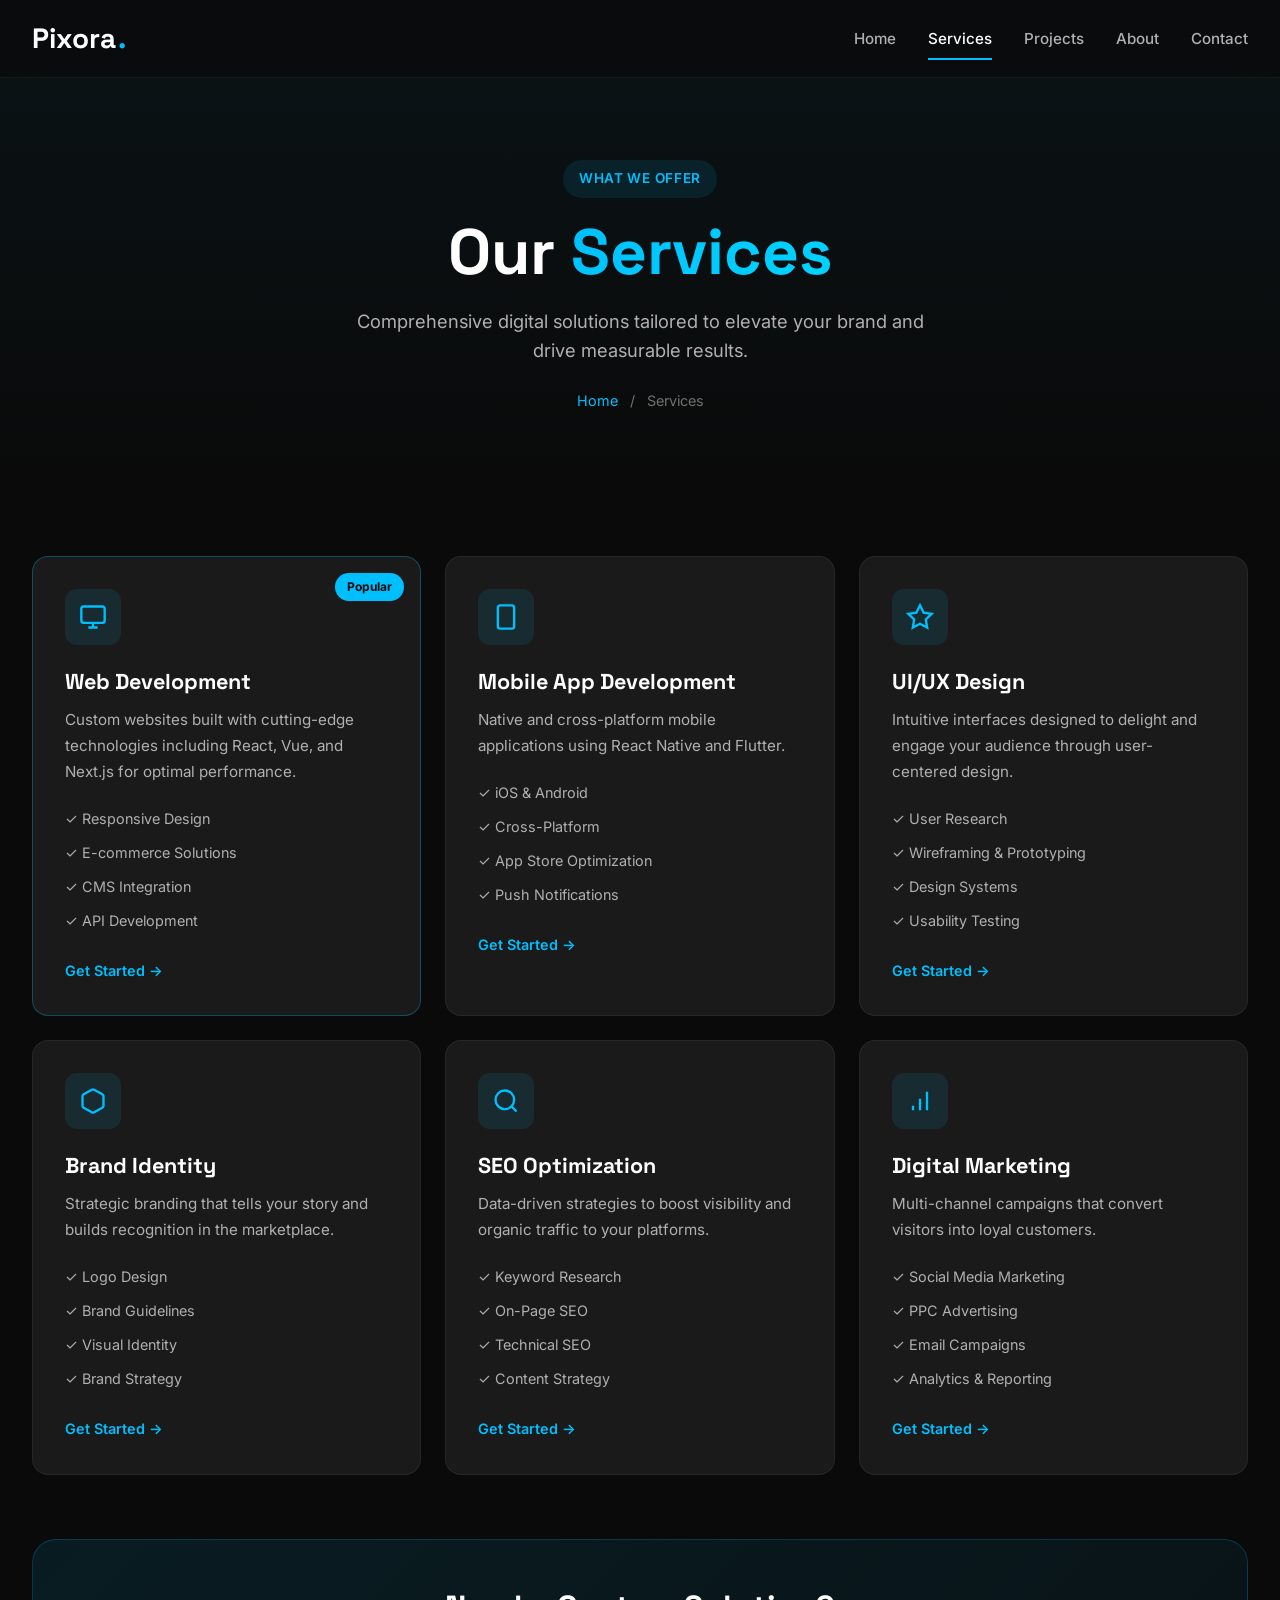
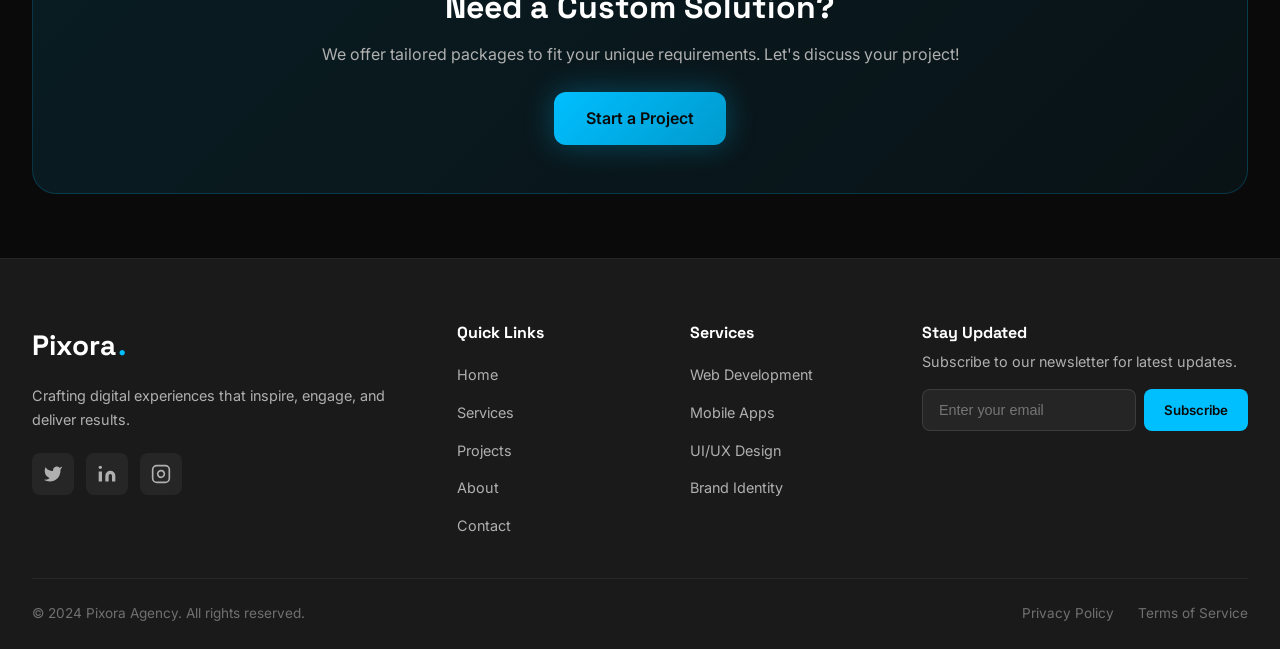
<file: services.html>
<!DOCTYPE html>
<html lang="en">
<head>
    <meta charset="UTF-8">
    <meta name="viewport" content="width=device-width, initial-scale=1.0">
    <title>Pixora - Our Services</title>
    <link href="https://fonts.googleapis.com/css2?family=Inter:wght@300;400;500;600;700;800&family=Space+Grotesk:wght@400;500;600;700&display=swap" rel="stylesheet">
    
    <style>
        /* ===== CSS VARIABLES ===== */
        :root {
            --color-bg-primary: #0a0a0a;
            --color-bg-secondary: #1a1a1a;
            --color-bg-tertiary: #252525;
            --color-text-primary: #ffffff;
            --color-text-secondary: #b0b0b0;
            --color-text-muted: #707070;
            --color-accent: #00bfff;
            --color-accent-hover: #009acd;
            --color-accent-glow: rgba(0, 191, 255, 0.3);
            --font-primary: 'Inter', sans-serif;
            --font-display: 'Space Grotesk', sans-serif;
            --radius-sm: 8px;
            --radius-md: 12px;
            --radius-lg: 16px;
            --radius-xl: 24px;
            --shadow-glow: 0 0 30px var(--color-accent-glow);
        }
        *, *::before, *::after { margin: 0; padding: 0; box-sizing: border-box; }
        html { scroll-behavior: smooth; font-size: 16px; }
        body { font-family: var(--font-primary); background: var(--color-bg-primary); color: var(--color-text-primary); line-height: 1.6; overflow-x: hidden; }
        ul { list-style: none; }
        a { text-decoration: none; color: inherit; transition: color 0.2s ease; }
        button { font-family: inherit; cursor: pointer; border: none; outline: none; background: transparent; }
        .container { max-width: 1280px; margin: 0 auto; padding: 0 2rem; }
        h1, h2, h3, h4, h5, h6 { font-family: var(--font-display); font-weight: 700; line-height: 1.2; }
        .section-tag { display: inline-block; padding: 0.5rem 1rem; background: rgba(0, 191, 255, 0.1); color: var(--color-accent); font-size: 0.85rem; font-weight: 600; letter-spacing: 0.05em; text-transform: uppercase; border-radius: 24px; margin-bottom: 1rem; }
        .section-title { font-size: clamp(2rem, 5vw, 3rem); margin-bottom: 1rem; background: linear-gradient(135deg, #ffffff 0%, #b0b0b0 100%); -webkit-background-clip: text; -webkit-text-fill-color: transparent; background-clip: text; }
        .section-description { color: var(--color-text-secondary); font-size: 1.1rem; max-width: 600px; margin: 0 auto; }
        .section-header { text-align: center; margin-bottom: 4rem; }
        .highlight { background: linear-gradient(135deg, var(--color-accent), #00d4ff); -webkit-background-clip: text; -webkit-text-fill-color: transparent; background-clip: text; }
        
        .btn { display: inline-flex; align-items: center; justify-content: center; gap: 0.5rem; padding: 14px 32px; font-size: 1rem; font-weight: 600; border-radius: var(--radius-md); transition: all 0.3s ease; }
        .btn-primary { background: linear-gradient(135deg, var(--color-accent), var(--color-accent-hover)); color: var(--color-bg-primary); box-shadow: var(--shadow-glow); }
        .btn-primary:hover { transform: translateY(-2px); box-shadow: 0 0 40px var(--color-accent-glow); }
        .btn-outline { background: transparent; color: var(--color-accent); border: 2px solid var(--color-accent); }
        .btn-outline:hover { background: var(--color-accent); color: var(--color-bg-primary); }

        /* NAVBAR */
        .navbar { position: fixed; top: 0; left: 0; right: 0; z-index: 1000; padding: 1rem 0; background: rgba(10, 10, 10, 0.8); backdrop-filter: blur(20px); border-bottom: 1px solid rgba(255,255,255,0.05); transition: all 0.3s ease; }
        .navbar.scrolled { padding: 0.75rem 0; background: rgba(10,10,10,0.95); box-shadow: 0 4px 16px rgba(0,0,0,0.4); }
        .nav-container { max-width: 1280px; margin: 0 auto; padding: 0 2rem; display: flex; align-items: center; justify-content: space-between; }
        .logo { display: flex; align-items: center; gap: 2px; font-family: var(--font-display); font-size: 1.75rem; font-weight: 700; z-index: 1001; }
        .logo-text { color: var(--color-text-primary); }
        .logo-dot { color: var(--color-accent); }
        .nav-links { display: flex; align-items: center; gap: 2rem; }
        .nav-link { font-size: 0.95rem; font-weight: 500; color: var(--color-text-secondary); position: relative; padding: 0.5rem 0; transition: color 0.2s ease; }
        .nav-link::after { content: ''; position: absolute; bottom: -4px; left: 0; width: 0; height: 2px; background: var(--color-accent); transition: width 0.3s ease; }
        .nav-link:hover, .nav-link.active { color: var(--color-text-primary); }
        .nav-link:hover::after, .nav-link.active::after { width: 100%; }
        .mobile-menu-btn { display: none; width: 40px; height: 40px; position: relative; z-index: 1001; }
        .hamburger, .hamburger::before, .hamburger::after { display: block; width: 24px; height: 2px; background: var(--color-text-primary); position: absolute; transition: all 0.3s ease; }
        .hamburger { top: 50%; left: 50%; transform: translate(-50%, -50%); }
        .hamburger::before { content: ''; top: -8px; }
        .hamburger::after { content: ''; top: 8px; }
        .mobile-menu-btn.active .hamburger { background: transparent; }
        .mobile-menu-btn.active .hamburger::before { top: 0; transform: rotate(45deg); }
        .mobile-menu-btn.active .hamburger::after { top: 0; transform: rotate(-45deg); }

        /* PAGE HEADER */
        .page-header { padding: 160px 2rem 80px; text-align: center; background: linear-gradient(180deg, rgba(0,191,255,0.05) 0%, transparent 100%); }
        .page-title { font-size: clamp(2.5rem, 6vw, 4rem); margin-bottom: 1rem; }
        .page-subtitle { color: var(--color-text-secondary); font-size: 1.15rem; max-width: 600px; margin: 0 auto 1.5rem; }
        .breadcrumb { display: flex; align-items: center; justify-content: center; gap: 0.75rem; font-size: 0.9rem; color: var(--color-text-muted); }
        .breadcrumb a { color: var(--color-accent); }
        .breadcrumb a:hover { text-decoration: underline; }

        /* SERVICES */
        .services-full-section { padding: 4rem 0; background: var(--color-bg-primary); }
        .services-grid { display: grid; grid-template-columns: repeat(auto-fit, minmax(340px, 1fr)); gap: 1.5rem; }
        .service-card { background: var(--color-bg-secondary); border: 1px solid rgba(255,255,255,0.06); border-radius: var(--radius-lg); padding: 2rem; transition: all 0.3s ease; position: relative; overflow: hidden; }
        .service-card::before { content: ''; position: absolute; top: 0; left: 0; right: 0; height: 3px; background: linear-gradient(90deg, var(--color-accent), transparent); opacity: 0; transition: opacity 0.3s ease; }
        .service-card:hover { transform: translateY(-8px); border-color: rgba(0,191,255,0.2); box-shadow: 0 8px 32px rgba(0,0,0,0.5), var(--shadow-glow); }
        .service-card:hover::before { opacity: 1; }
        .service-card.featured { border-color: rgba(0,191,255,0.3); }
        .service-badge { position: absolute; top: 1rem; right: 1rem; padding: 4px 12px; background: var(--color-accent); color: var(--color-bg-primary); font-size: 0.75rem; font-weight: 700; border-radius: 20px; }
        .service-icon { width: 56px; height: 56px; display: flex; align-items: center; justify-content: center; background: rgba(0,191,255,0.1); border-radius: var(--radius-md); margin-bottom: 1.5rem; transition: all 0.3s ease; }
        .service-icon svg { width: 28px; height: 28px; color: var(--color-accent); }
        .service-card:hover .service-icon { background: var(--color-accent); }
        .service-card:hover .service-icon svg { color: var(--color-bg-primary); }
        .service-title { font-size: 1.35rem; margin-bottom: 0.75rem; }
        .service-description { color: var(--color-text-secondary); font-size: 0.95rem; line-height: 1.7; margin-bottom: 1rem; }
        .service-features { list-style: none; margin-bottom: 1.25rem; }
        .service-features li { color: var(--color-text-secondary); font-size: 0.9rem; padding: 0.35rem 0; }
        .service-link { display: inline-flex; align-items: center; gap: 6px; color: var(--color-accent); font-weight: 600; font-size: 0.9rem; transition: gap 0.2s ease; }
        .service-link:hover { gap: 12px; }

        /* CTA BANNER */
        .cta-banner { margin-top: 4rem; background: linear-gradient(135deg, rgba(0,191,255,0.1), rgba(0,191,255,0.05)); border: 1px solid rgba(0,191,255,0.2); border-radius: var(--radius-xl); padding: 3rem; text-align: center; }
        .cta-content h2 { font-size: 2rem; margin-bottom: 1rem; }
        .cta-content p { color: var(--color-text-secondary); margin-bottom: 1.5rem; }

        /* FOOTER */
        .footer { background: var(--color-bg-secondary); border-top: 1px solid rgba(255,255,255,0.06); padding: 4rem 0 1.5rem; }
        .footer-grid { display: grid; grid-template-columns: 2fr 1fr 1fr 1.5fr; gap: 2.5rem; margin-bottom: 2.5rem; }
        .footer-brand .logo { margin-bottom: 1rem; }
        .footer-description { color: var(--color-text-secondary); font-size: 0.9rem; line-height: 1.7; margin-bottom: 1.25rem; }
        .social-links { display: flex; gap: 0.75rem; }
        .social-link { width: 42px; height: 42px; display: flex; align-items: center; justify-content: center; background: rgba(255,255,255,0.05); border-radius: var(--radius-sm); transition: all 0.3s ease; }
        .social-link svg { width: 20px; height: 20px; color: var(--color-text-secondary); }
        .social-link:hover { background: var(--color-accent); }
        .social-link:hover svg { color: var(--color-bg-primary); }
        .footer-links h4 { font-size: 1rem; margin-bottom: 1.25rem; }
        .footer-links ul { display: flex; flex-direction: column; gap: 0.75rem; }
        .footer-links a { color: var(--color-text-secondary); font-size: 0.9rem; }
        .footer-links a:hover { color: var(--color-accent); }
        .footer-newsletter h4 { font-size: 1rem; margin-bottom: 0.5rem; }
        .footer-newsletter p { color: var(--color-text-secondary); font-size: 0.9rem; margin-bottom: 1rem; }
        .newsletter-form { display: flex; gap: 0.5rem; }
        .newsletter-form input { flex: 1; padding: 12px 16px; background: rgba(255,255,255,0.05); border: 1px solid rgba(255,255,255,0.1); border-radius: var(--radius-sm); color: var(--color-text-primary); font-size: 0.9rem; }
        .newsletter-form input:focus { outline: none; border-color: var(--color-accent); }
        .newsletter-form button { padding: 12px 20px; background: var(--color-accent); color: var(--color-bg-primary); border-radius: var(--radius-sm); font-weight: 600; }
        .newsletter-form button:hover { background: var(--color-accent-hover); }
        .footer-bottom { display: flex; align-items: center; justify-content: space-between; padding-top: 1.5rem; border-top: 1px solid rgba(255,255,255,0.06); }
        .footer-bottom p { color: var(--color-text-muted); font-size: 0.85rem; }
        .footer-bottom-links { display: flex; gap: 1.5rem; }
        .footer-bottom-links a { color: var(--color-text-muted); font-size: 0.85rem; }
        .footer-bottom-links a:hover { color: var(--color-accent); }

        /* BACK TO TOP */
        .back-to-top { position: fixed; bottom: 30px; right: 30px; width: 48px; height: 48px; background: var(--color-accent); color: var(--color-bg-primary); border-radius: 50%; display: flex; align-items: center; justify-content: center; box-shadow: var(--shadow-glow); opacity: 0; visibility: hidden; transform: translateY(20px); transition: all 0.3s ease; z-index: 999; }
        .back-to-top.visible { opacity: 1; visibility: visible; transform: translateY(0); }
        .back-to-top:hover { transform: translateY(-4px); }
        .back-to-top svg { width: 24px; height: 24px; }

        /* RESPONSIVE */
        @media (max-width: 1024px) { .footer-grid { grid-template-columns: 1fr 1fr; } }
        @media (max-width: 768px) {
            .mobile-menu-btn { display: block; }
            .nav-links { position: fixed; top: 0; right: -100%; width: 80%; max-width: 360px; height: 100vh; background: var(--color-bg-secondary); flex-direction: column; justify-content: center; align-items: center; gap: 2rem; padding: 2rem; transition: right 0.3s ease; box-shadow: 0 8px 32px rgba(0,0,0,0.5); }
            .nav-links.active { right: 0; }
            .nav-link { font-size: 1.25rem; }
            .services-grid { grid-template-columns: 1fr; }
            .footer-grid { grid-template-columns: 1fr; text-align: center; }
            .social-links { justify-content: center; }
            .footer-bottom { flex-direction: column; gap: 1rem; text-align: center; }
        }
        @media (max-width: 480px) { html { font-size: 14px; } .container { padding: 0 1rem; } .btn { padding: 12px 24px; } .newsletter-form { flex-direction: column; } .back-to-top { bottom: 20px; right: 20px; width: 42px; height: 42px; } }
    </style>
</head>
<body>

    <!-- NAVBAR -->
    <nav class="navbar scrolled" id="navbar">
        <div class="nav-container">
            <a href="index.html" class="logo"><span class="logo-text">Pixora</span><span class="logo-dot">.</span></a>
            <ul class="nav-links" id="navLinks">
                <li><a href="index.html" class="nav-link">Home</a></li>
                <li><a href="services.html" class="nav-link active">Services</a></li>
                <li><a href="projects.html" class="nav-link">Projects</a></li>
                <li><a href="about.html" class="nav-link">About</a></li>
                <li><a href="contact.html" class="nav-link">Contact</a></li>
            </ul>
            <button class="mobile-menu-btn" id="mobileMenuBtn" aria-label="Toggle menu"><span class="hamburger"></span></button>
        </div>
    </nav>

    <!-- PAGE HEADER -->
    <section class="page-header">
        <div class="container">
            <span class="section-tag">What We Offer</span>
            <h1 class="page-title">Our <span class="highlight">Services</span></h1>
            <p class="page-subtitle">Comprehensive digital solutions tailored to elevate your brand and drive measurable results.</p>
            <div class="breadcrumb"><a href="index.html">Home</a><span>/</span><span>Services</span></div>
        </div>
    </section>

    <!-- SERVICES GRID -->
    <section class="services-full-section">
        <div class="container">
            <div class="services-grid">
                <div class="service-card featured">
                    <div class="service-icon"><svg viewBox="0 0 24 24" fill="none" stroke="currentColor" stroke-width="2"><rect x="2" y="3" width="20" height="14" rx="2"/><line x1="8" y1="21" x2="16" y2="21"/><line x1="12" y1="17" x2="12" y2="21"/></svg></div>
                    <div class="service-badge">Popular</div>
                    <h3 class="service-title">Web Development</h3>
                    <p class="service-description">Custom websites built with cutting-edge technologies including React, Vue, and Next.js for optimal performance.</p>
                    <ul class="service-features"><li>✓ Responsive Design</li><li>✓ E-commerce Solutions</li><li>✓ CMS Integration</li><li>✓ API Development</li></ul>
                    <a href="contact.html" class="service-link">Get Started →</a>
                </div>
                <div class="service-card">
                    <div class="service-icon"><svg viewBox="0 0 24 24" fill="none" stroke="currentColor" stroke-width="2"><rect x="5" y="2" width="14" height="20" rx="2"/><line x1="12" y1="18" x2="12.01" y2="18"/></svg></div>
                    <h3 class="service-title">Mobile App Development</h3>
                    <p class="service-description">Native and cross-platform mobile applications using React Native and Flutter.</p>
                    <ul class="service-features"><li>✓ iOS & Android</li><li>✓ Cross-Platform</li><li>✓ App Store Optimization</li><li>✓ Push Notifications</li></ul>
                    <a href="contact.html" class="service-link">Get Started →</a>
                </div>
                <div class="service-card">
                    <div class="service-icon"><svg viewBox="0 0 24 24" fill="none" stroke="currentColor" stroke-width="2"><polygon points="12 2 15.09 8.26 22 9.27 17 14.14 18.18 21.02 12 17.77 5.82 21.02 7 14.14 2 9.27 8.91 8.26 12 2"/></svg></div>
                    <h3 class="service-title">UI/UX Design</h3>
                    <p class="service-description">Intuitive interfaces designed to delight and engage your audience through user-centered design.</p>
                    <ul class="service-features"><li>✓ User Research</li><li>✓ Wireframing & Prototyping</li><li>✓ Design Systems</li><li>✓ Usability Testing</li></ul>
                    <a href="contact.html" class="service-link">Get Started →</a>
                </div>
                <div class="service-card">
                    <div class="service-icon"><svg viewBox="0 0 24 24" fill="none" stroke="currentColor" stroke-width="2"><path d="M21 16V8a2 2 0 0 0-1-1.73l-7-4a2 2 0 0 0-2 0l-7 4A2 2 0 0 0 3 8v8a2 2 0 0 0 1 1.73l7 4a2 2 0 0 0 2 0l7-4A2 2 0 0 0 21 16z"/></svg></div>
                    <h3 class="service-title">Brand Identity</h3>
                    <p class="service-description">Strategic branding that tells your story and builds recognition in the marketplace.</p>
                    <ul class="service-features"><li>✓ Logo Design</li><li>✓ Brand Guidelines</li><li>✓ Visual Identity</li><li>✓ Brand Strategy</li></ul>
                    <a href="contact.html" class="service-link">Get Started →</a>
                </div>
                <div class="service-card">
                    <div class="service-icon"><svg viewBox="0 0 24 24" fill="none" stroke="currentColor" stroke-width="2"><circle cx="11" cy="11" r="8"/><path d="m21 21-4.35-4.35"/></svg></div>
                    <h3 class="service-title">SEO Optimization</h3>
                    <p class="service-description">Data-driven strategies to boost visibility and organic traffic to your platforms.</p>
                    <ul class="service-features"><li>✓ Keyword Research</li><li>✓ On-Page SEO</li><li>✓ Technical SEO</li><li>✓ Content Strategy</li></ul>
                    <a href="contact.html" class="service-link">Get Started →</a>
                </div>
                <div class="service-card">
                    <div class="service-icon"><svg viewBox="0 0 24 24" fill="none" stroke="currentColor" stroke-width="2"><path d="M12 20V10"/><path d="M18 20V4"/><path d="M6 20v-4"/></svg></div>
                    <h3 class="service-title">Digital Marketing</h3>
                    <p class="service-description">Multi-channel campaigns that convert visitors into loyal customers.</p>
                    <ul class="service-features"><li>✓ Social Media Marketing</li><li>✓ PPC Advertising</li><li>✓ Email Campaigns</li><li>✓ Analytics & Reporting</li></ul>
                    <a href="contact.html" class="service-link">Get Started →</a>
                </div>
            </div>

            <!-- CTA -->
            <div class="cta-banner">
                <div class="cta-content">
                    <h2>Need a Custom Solution?</h2>
                    <p>We offer tailored packages to fit your unique requirements. Let's discuss your project!</p>
                    <a href="contact.html" class="btn btn-primary">Start a Project</a>
                </div>
            </div>
        </div>
    </section>

    <!-- FOOTER -->
    <footer class="footer">
        <div class="container">
            <div class="footer-grid">
                <div class="footer-brand">
                    <a href="index.html" class="logo"><span class="logo-text">Pixora</span><span class="logo-dot">.</span></a>
                    <p class="footer-description">Crafting digital experiences that inspire, engage, and deliver results.</p>
                    <div class="social-links">
                        <a href="#" class="social-link" aria-label="Twitter"><svg viewBox="0 0 24 24" fill="currentColor"><path d="M23 3a10.9 10.9 0 0 1-3.14 1.53 4.48 4.48 0 0 0-7.86 3v1A10.66 10.66 0 0 1 3 4s-4 9 5 13a11.64 11.64 0 0 1-7 2c9 5 20 0 20-11.5a4.5 4.5 0 0 0-.08-.83A7.72 7.72 0 0 0 23 3z"/></svg></a>
                        <a href="#" class="social-link" aria-label="LinkedIn"><svg viewBox="0 0 24 24" fill="currentColor"><path d="M16 8a6 6 0 0 1 6 6v7h-4v-7a2 2 0 0 0-2-2 2 2 0 0 0-2 2v7h-4v-7a6 6 0 0 1 6-6z"/><rect x="2" y="9" width="4" height="12"/><circle cx="4" cy="4" r="2"/></svg></a>
                        <a href="#" class="social-link" aria-label="Instagram"><svg viewBox="0 0 24 24" fill="none" stroke="currentColor" stroke-width="2"><rect x="2" y="2" width="20" height="20" rx="5"/><path d="M16 11.37A4 4 0 1 1 12.63 8 4 4 0 0 1 16 11.37z"/><line x1="17.5" y1="6.5" x2="17.51" y2="6.5"/></svg></a>
                    </div>
                </div>
                <div class="footer-links"><h4>Quick Links</h4><ul><li><a href="index.html">Home</a></li><li><a href="services.html">Services</a></li><li><a href="projects.html">Projects</a></li><li><a href="about.html">About</a></li><li><a href="contact.html">Contact</a></li></ul></div>
                <div class="footer-links"><h4>Services</h4><ul><li><a href="services.html">Web Development</a></li><li><a href="services.html">Mobile Apps</a></li><li><a href="services.html">UI/UX Design</a></li><li><a href="services.html">Brand Identity</a></li></ul></div>
                <div class="footer-newsletter"><h4>Stay Updated</h4><p>Subscribe to our newsletter for latest updates.</p><form class="newsletter-form" onsubmit="event.preventDefault(); alert('Thank you!'); this.reset();"><input type="email" placeholder="Enter your email" required><button type="submit">Subscribe</button></form></div>
            </div>
            <div class="footer-bottom"><p>&copy; 2024 Pixora Agency. All rights reserved.</p><div class="footer-bottom-links"><a href="#">Privacy Policy</a><a href="#">Terms of Service</a></div></div>
        </div>
    </footer>

    <button class="back-to-top" id="backToTop" aria-label="Back to top"><svg viewBox="0 0 24 24" fill="none" stroke="currentColor" stroke-width="2"><polyline points="18 15 12 9 6 15"/></svg></button>

    <script>
        document.addEventListener('DOMContentLoaded', function() {
            // Navbar
            var navbar = document.getElementById('navbar');
            if (navbar) {
                window.addEventListener('scroll', function() { navbar.classList.toggle('scrolled', window.scrollY > 50); }, { passive: true });
            }
            // Mobile Menu
            var btn = document.getElementById('mobileMenuBtn');
            var links = document.getElementById('navLinks');
            if (btn && links) {
                btn.onclick = function() { btn.classList.toggle('active'); links.classList.toggle('active'); document.body.style.overflow = links.classList.contains('active') ? 'hidden' : ''; };
                links.querySelectorAll('.nav-link').forEach(function(l) { l.onclick = function() { btn.classList.remove('active'); links.classList.remove('active'); document.body.style.overflow = ''; }; });
            }
            // Back to Top
            var btt = document.getElementById('backToTop');
            if (btt) {
                window.addEventListener('scroll', function() { btt.classList.toggle('visible', window.scrollY > 400); }, { passive: true });
                btt.onclick = function() { window.scrollTo({ top: 0, behavior: 'smooth' }); };
            }
            // Scroll Animations
            var cards = document.querySelectorAll('.service-card');
            cards.forEach(function(c) { c.style.opacity = '0'; c.style.transform = 'translateY(30px)'; c.style.transition = 'opacity 0.6s ease, transform 0.6s ease'; });
            var obs = new IntersectionObserver(function(entries) { entries.forEach(function(e, i) { if (e.isIntersecting) { setTimeout(function() { e.target.style.opacity = '1'; e.target.style.transform = 'translateY(0)'; }, i * 100); obs.unobserve(e.target); } }); }, { threshold: 0.1 });
            cards.forEach(function(c) { obs.observe(c); });
        });
    </script>
</body>
</html>
</file>
